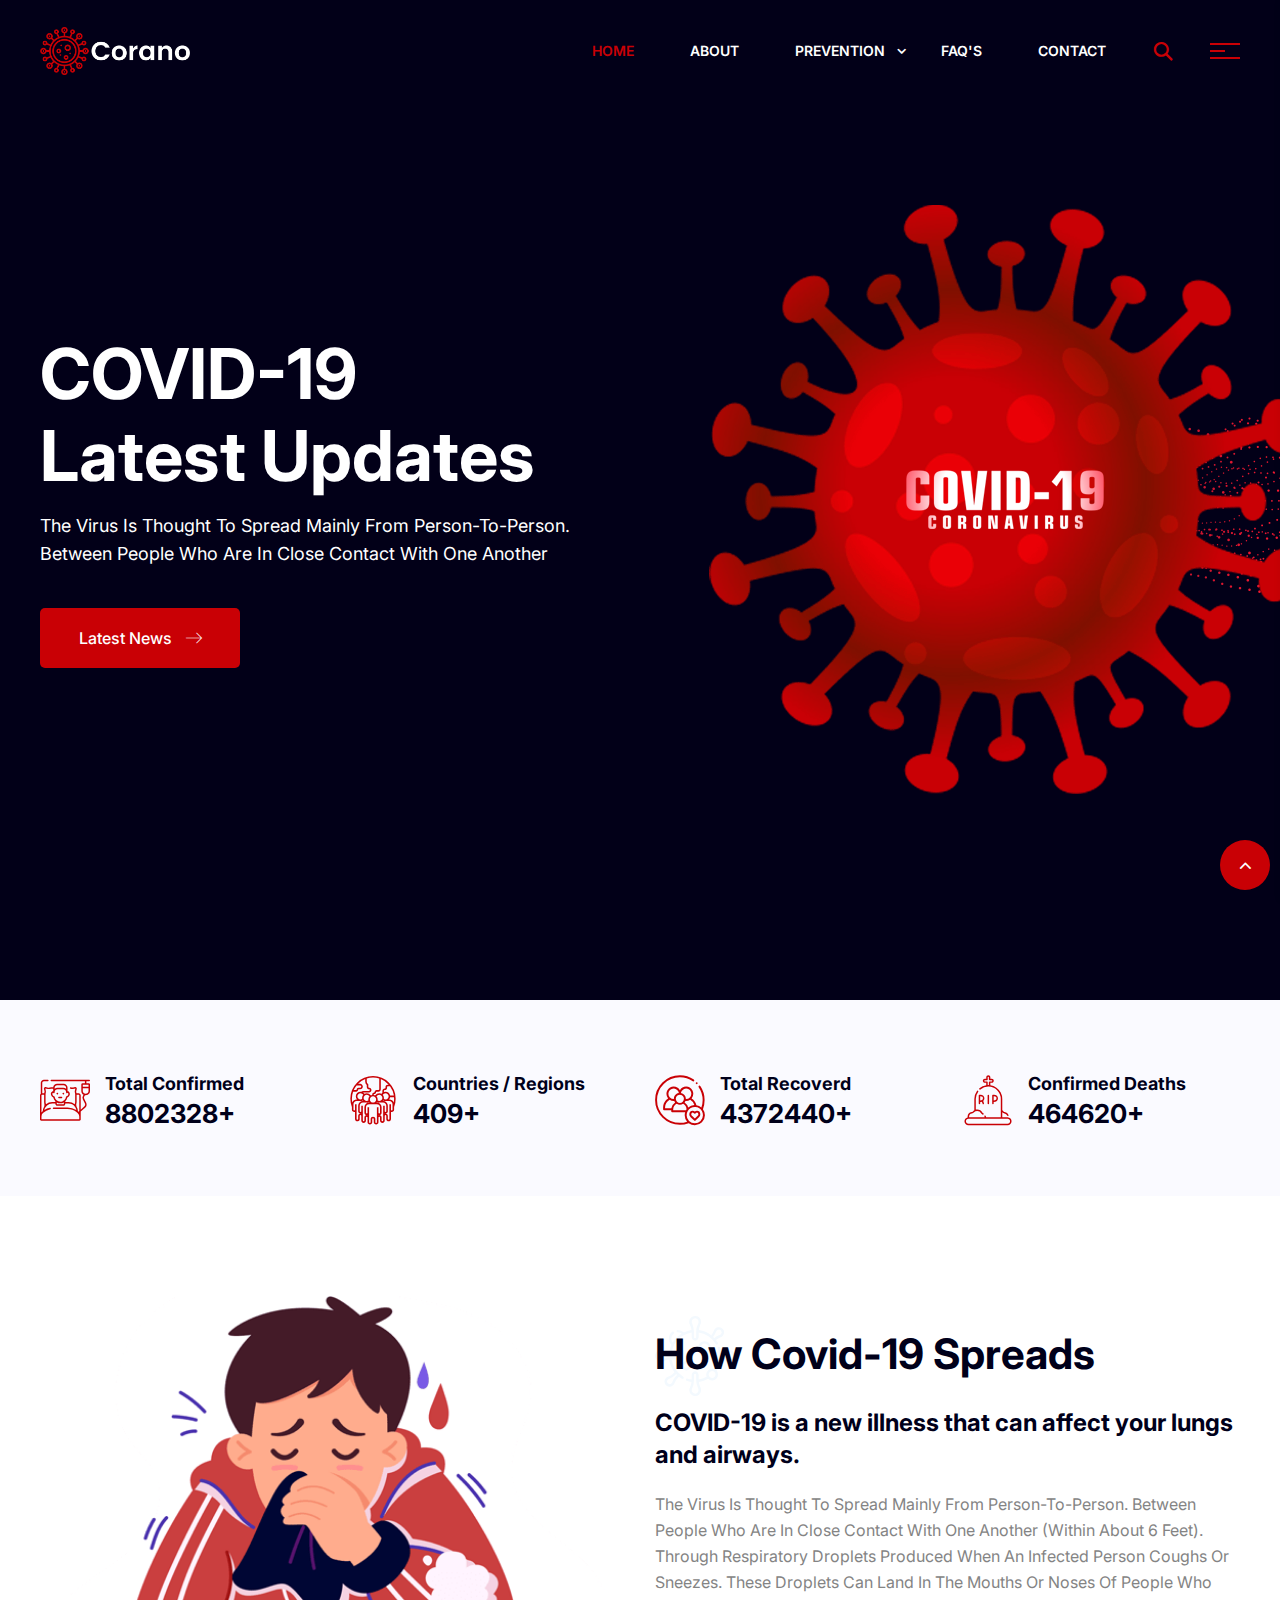
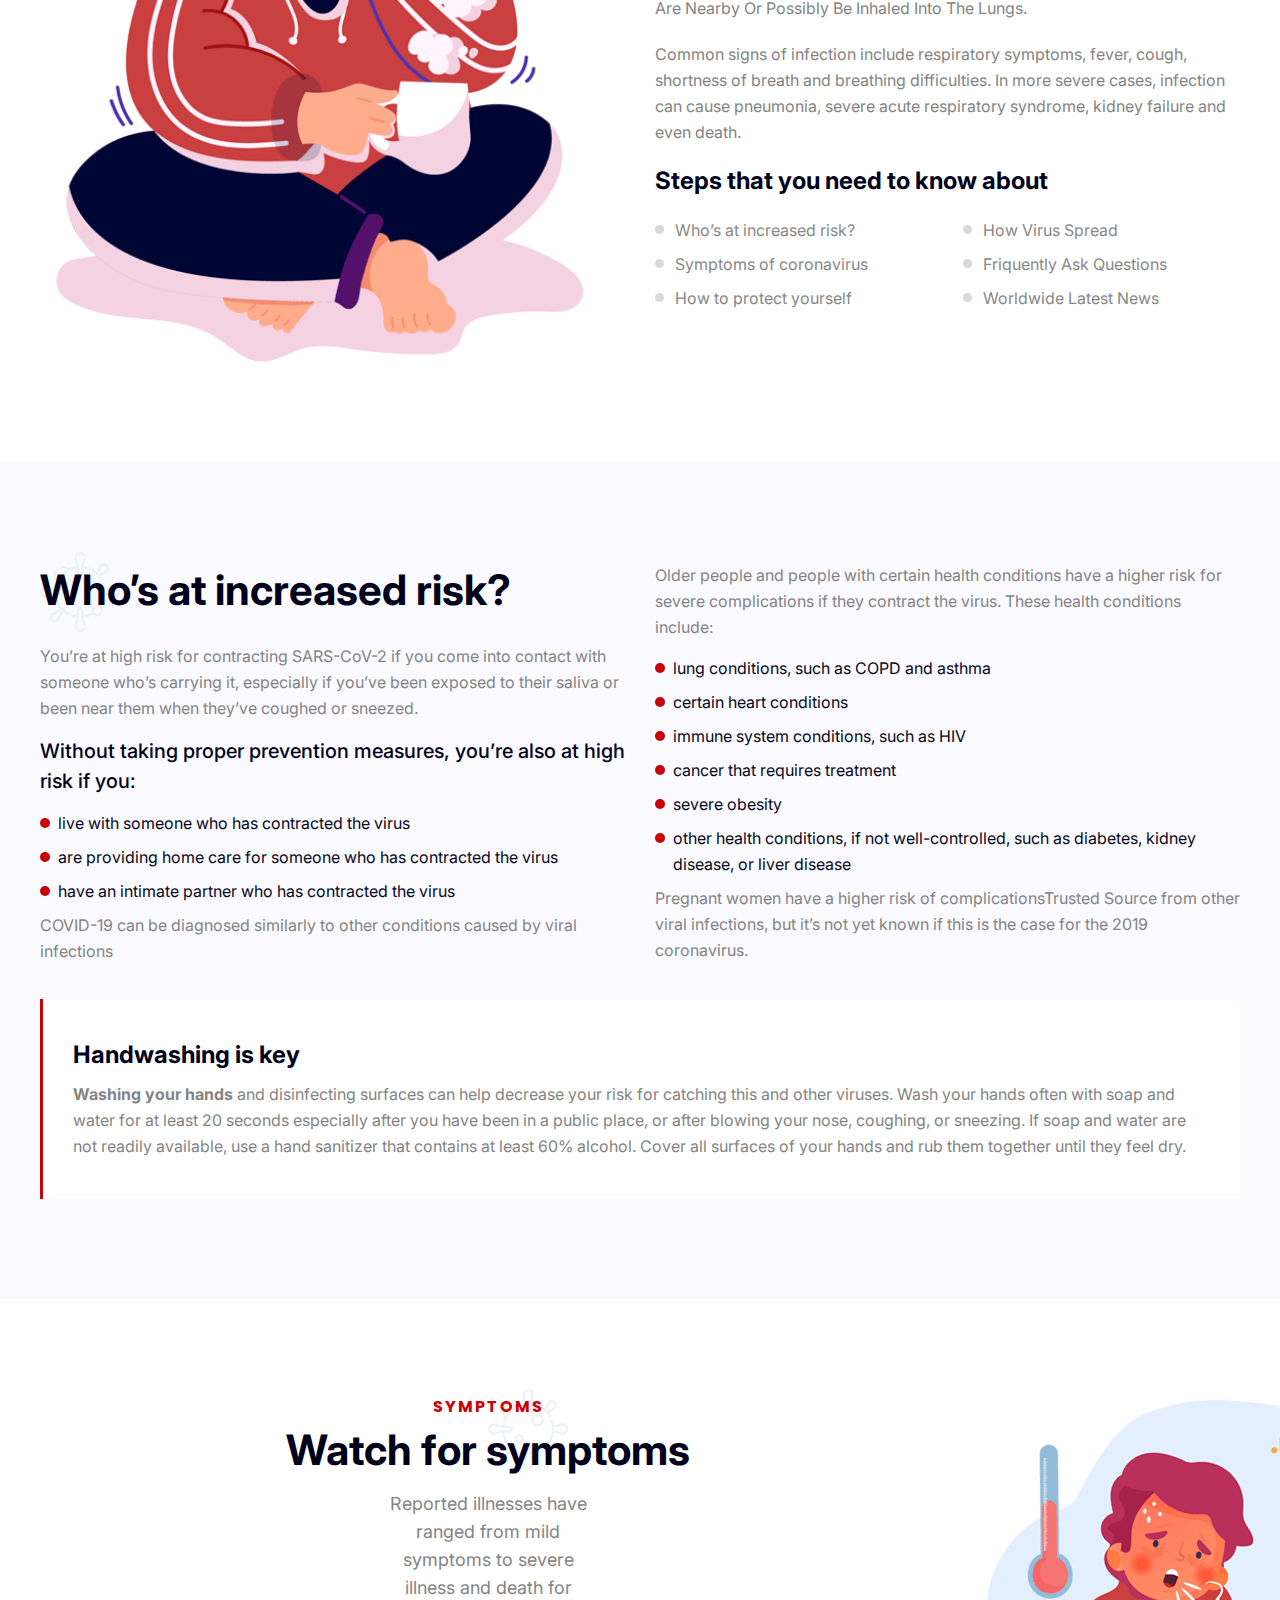
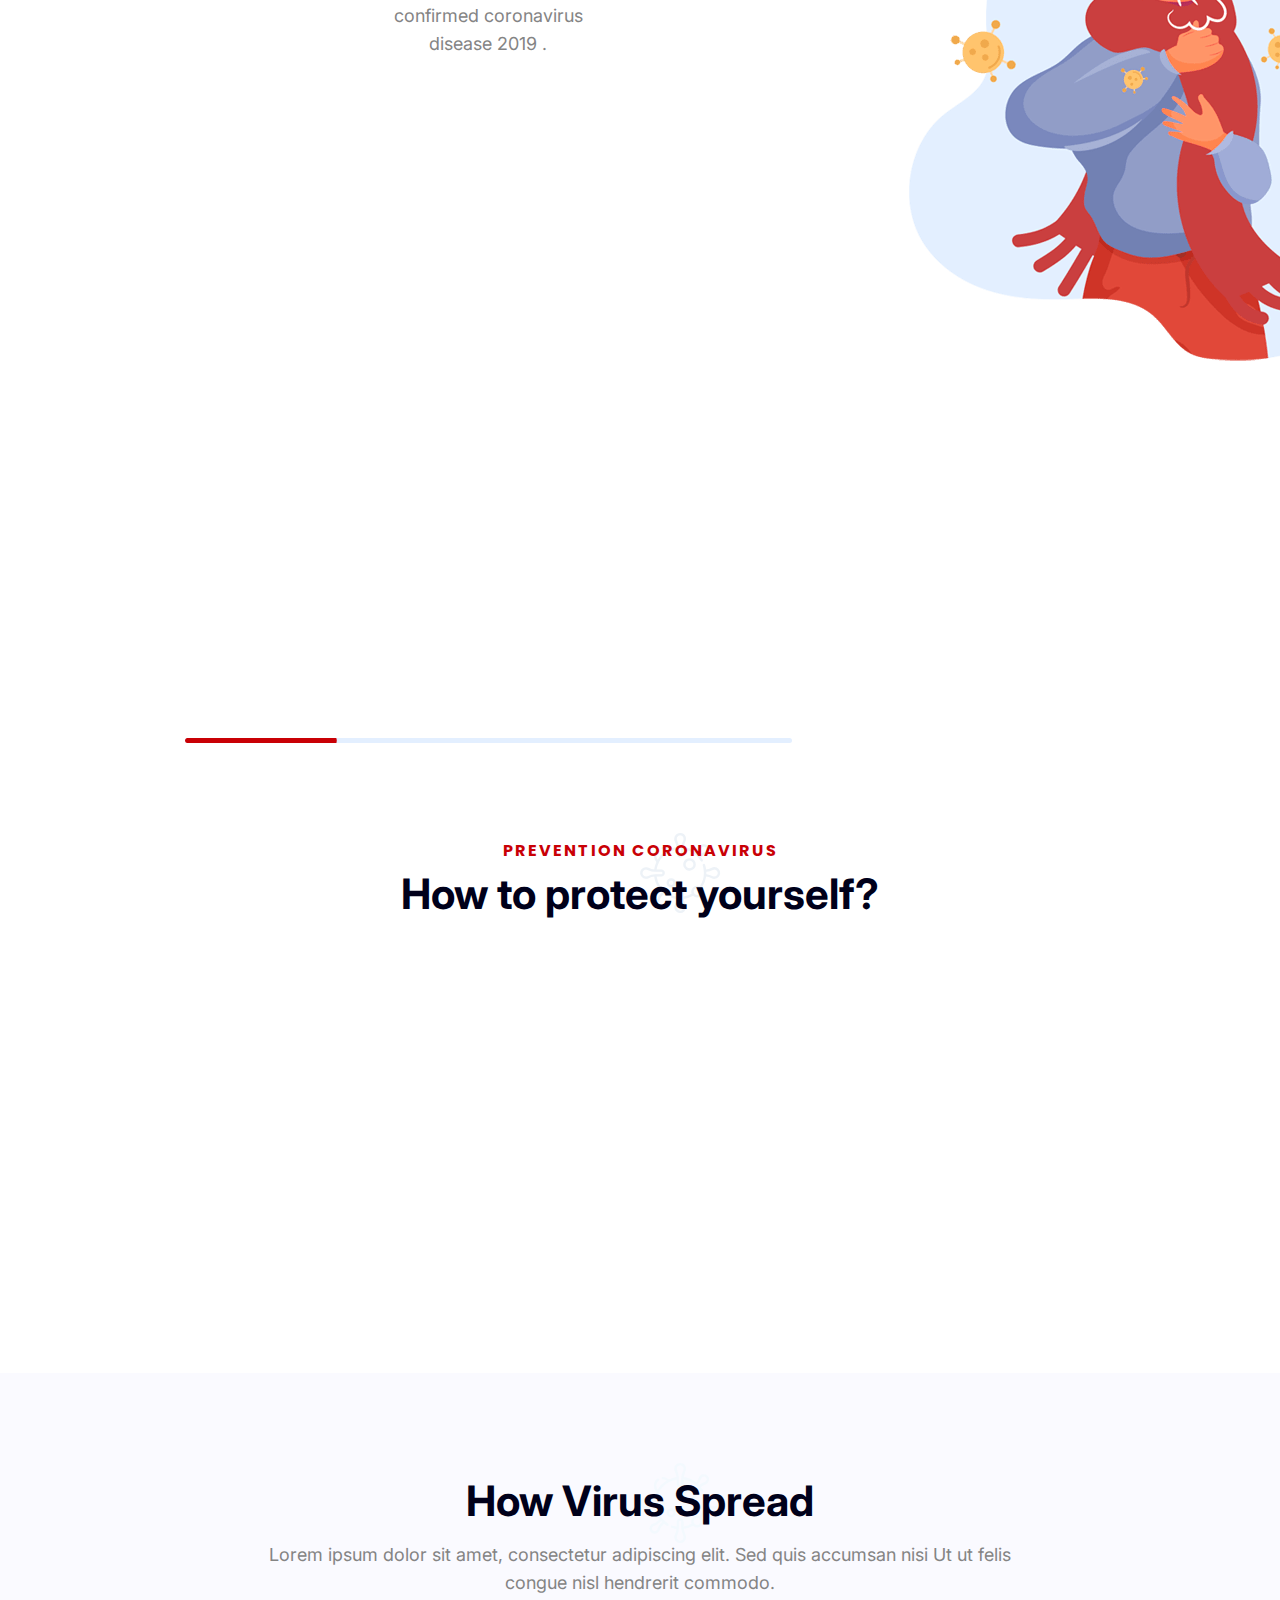
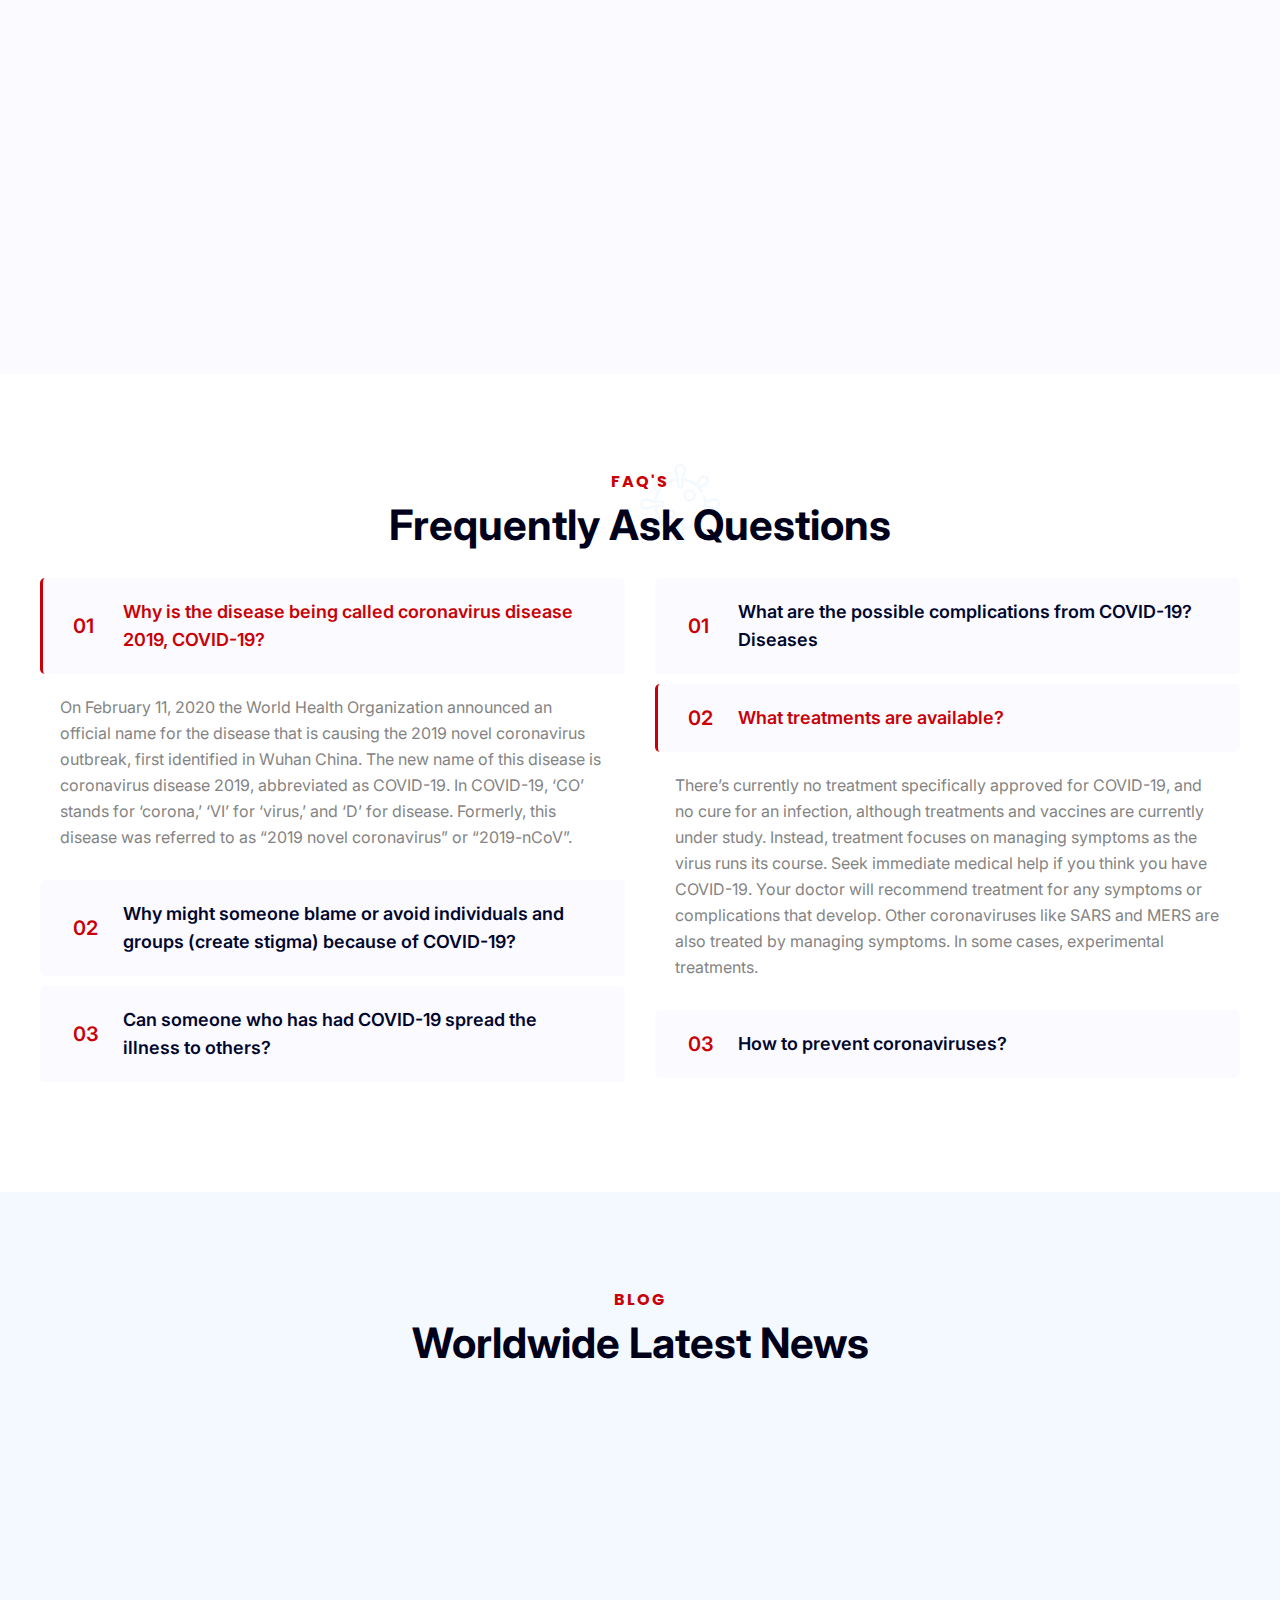
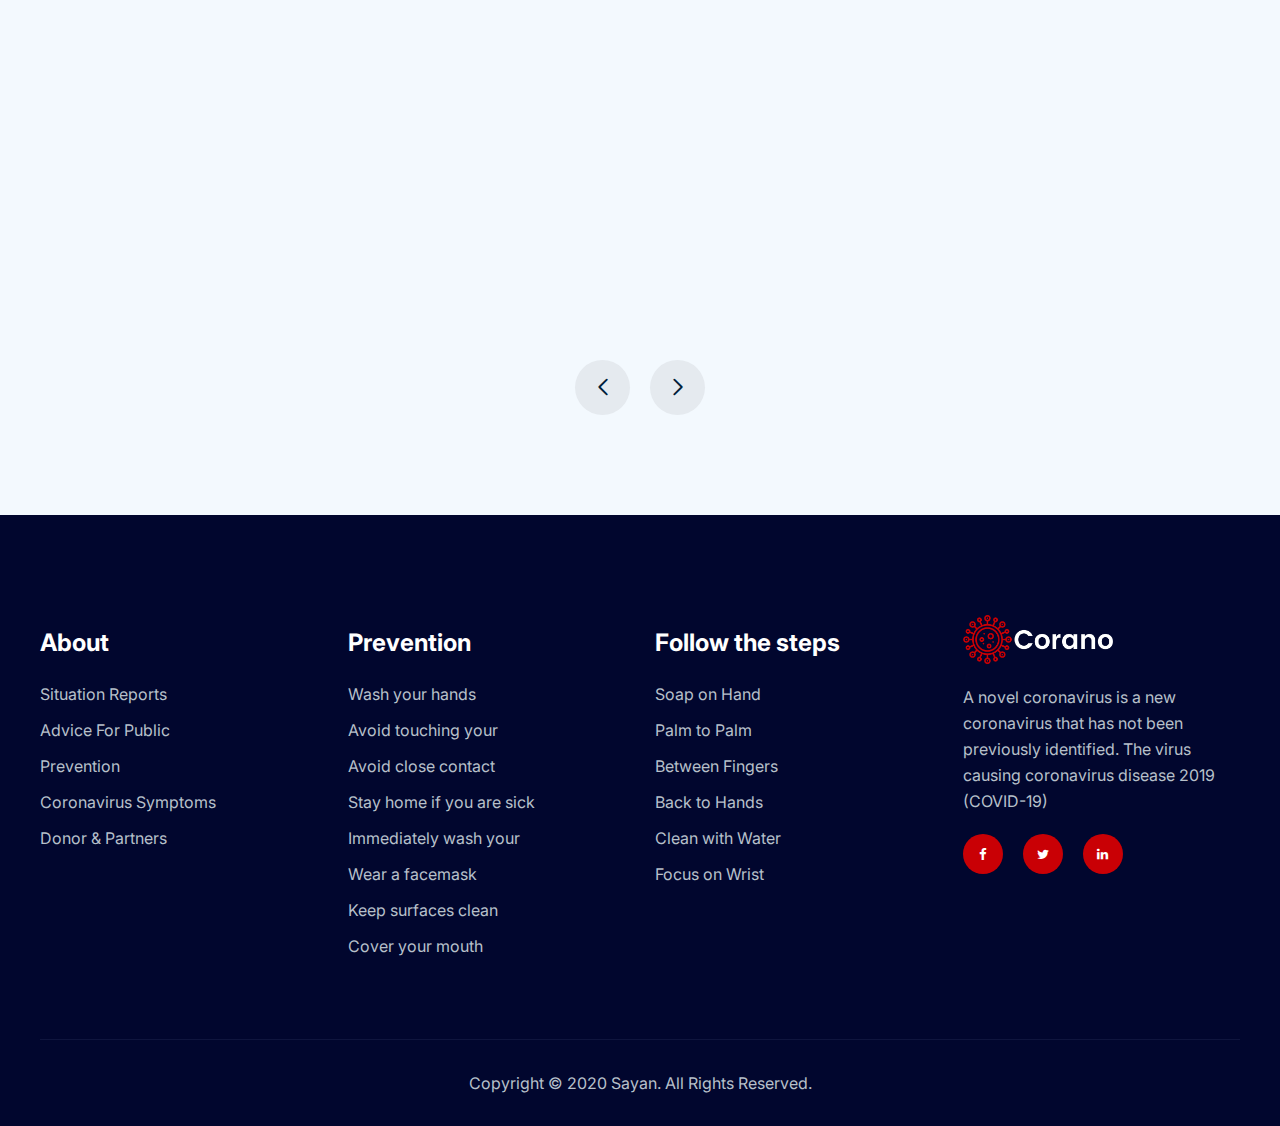
<file: index.html>
<!DOCTYPE html>
<html lang="en">

<head>
   <meta charset="utf-8">
   <meta name="title" content="Corona">
   <meta property="fb:app_id" content="312" />
   <meta property="og:type" content="Corona" />
   <meta property="og:url" content="https://bloggingmetrics.com/" />
   <meta property="og:title" content="Corona">
   <meta property="og:image" content="assets/image/favicon-32x32.png">
   <meta property="og:description" content="Safety Measures Tips Against Coronavirus | By Sayan Dey">
   <meta name="full-screen" content="yes">
   <meta name="theme-color" content="#020018">

   <meta name="title" content="Safety Measures Tips Against Coronavirus | By Sayan Dey">
   <meta name="description"
      content="If you're wondering how to stay safe from Coronavirus (COVID-19), here are some safety measures tips against coronavirus.">
   <meta name="keywords"
      content="Coronavirus, Corona, COVID-19, Safe from coronavirus, kill corona, Corona Safety tips">
   <meta name="robots" content="index, follow">
   <meta http-equiv="Content-Type" content="text/html; charset=utf-8">
   <meta name="language" content="English">

   <!-- Responsive -->
   <meta http-equiv="X-UA-Compatible" content="IE=edge">
   <meta name="viewport" content="width=device-width, initial-scale=1.0, maximum-scale=1.0, user-scalable=0">
   <title>Safety Measures Tips Against Coronavirus | By Sayan Dey</title>
   <link rel="stylesheet" type="text/css" href="assets/css/bootstrap.min.css">
   <link rel="stylesheet" type="text/css" href="assets/css/style.css">
   <link rel="stylesheet" type="text/css" href="assets/fonts/font/flaticon.css">
   <!---------favicon--------------->
   <link rel="icon" type="image/png" href="assets/image/favicon-32x32.png" sizes="32x32">
   <link rel="icon" type="image/png" href="assets/image/favicon-16x16.png" sizes="16x16">
   <!---------favicon--------------->
</head>

<body class="home_page_two">
   <div class="page_wapper">
      <!--Start Preloader-->
      <div class="preloader">
         <div class="preloader_box">
            <div class="loader">
               <div class="circle item0"></div>
               <div class="circle item1"></div>
               <div class="circle item2"></div>
            </div>
         </div>
      </div>
      <!--End Preloader-->
      <!--Header-->
      <header class="header_v3">
         <section class="navbar_outer">
            <div class="navbar navbar-expand-lg bsnav bsnav-sticky bsnav-sticky-slide">
               <div class="container">
                  <a class="navbar-brand" href="index.html">
                     <img src="assets/image/home-3-logo-white.png" class="img-fluid log_normal" alt="img">
                     <img src="assets/image/home-3-logo.png" class="img-fluid log_sticky" alt="img">
                  </a>
                  <button class="navbar-toggler toggler-spring"><span class="navbar-toggler-icon"></span></button>
                  <div class="collapse navbar-collapse scroll-nav">
                     <ul class="navbar-nav navbar-mobile navbar_left  ml-auto" id="nav">
                        <li class="nav-item nav_item active">
                           <a class="nav-link link_hd" href="#"> Home </a>
                        </li>
                        <li class="nav-item nav_item"><a class="nav-link link_hd" href="about.html">About </a></li>
                        <li class="nav-item nav_item dropdown">
                           <a class="nav-link link_hd" href="#"> Prevention </a>
                           <ul class="navbar-nav submenu">
                              <li class="nav-item"><a class="nav-link" href="prevention.html">Prevention</a></li>
                              <li class="nav-item"><a class="nav-link" href="prevention-single.html">Prevention
                                    Detail</a></li>
                           </ul>
                        </li>
                        <li class="nav-item nav_item"><a class="nav-link link_hd" href="faq.html">Faq's</a></li>
                        <li class="nav-item nav_item"><a class="nav-link link_hd" href="contact.html">Contact</a></li>
                     </ul>
                     <ul class="navbar-nav navbar-mobile navbar_right">
                        <li class="nav-item  dropdown">
                           <a href="#" class="topbar-one__search search-popup__toggler"><i
                                 class="flaticon-search icon"></i></a>
                        </li>
                        <li class="nav-item  dropdown">
                           <!-- /.site-header__cart -->
                           <a href="#" class="site-header__sidemenu-nav side-menu__toggler">
                              <span class="site-header__sidemenu-nav-line"></span>
                              <!-- /.site-header__sidemenu-nav-line -->
                              <span class="site-header__sidemenu-nav-line"></span>
                              <!-- /.site-header__sidemenu-nav-line -->
                              <span class="site-header__sidemenu-nav-line"></span>
                              <!-- /.site-header__sidemenu-nav-line -->
                              <!-- /.site-header__sidemenu -->
                           </a>
                        </li>
                     </ul>
                  </div>
               </div>
            </div>
         </section>
      </header>
      <!--Header-->
      <main class="main-content">
         <!------main-content------>
         <!------main-slider------>
         <section class="banner type_two custom-body">
            <div class="container">
               <div class="row">
                  <div class="col-lg-6 d-flex">
                     <div class="banner_text">
                        <h1>COVID-19 <br>Latest Updates</h1>
                        <p>The Virus Is Thought To Spread Mainly From Person-To-Person. Between People Who Are In Close
                           Contact With One Another</p>
                        <div class="link_box">
                           <a href="#" class="theme_btn tp_three">Latest News <span class="flaticon-arrow"></span></a>
                        </div>
                     </div>
                  </div>
                  <div class="col-lg-6">
                     <div class="image_box">
                        <div class="image image_1 rotate-me">
                           <img src="assets/image/main-slider/home-3-slider-1.png" class="img-fluid" alt="img" />
                        </div>
                        <div class="image image_2">
                           <img src="assets/image/main-slider/home-3-slider-2.png" class="img-fluid" alt="img" />
                        </div>
                        <div class="image image_3">
                           <img src="assets/image/main-slider/home-3-slider-bg-1.png" class="img-fluid" alt="img" />
                        </div>
                     </div>
                  </div>
               </div>
            </div>
         </section>
         <!-------------fun facts---------->
         <section class="funfacts type_three">
            <div class="container">
               <div class="row">
                  <div class="col-lg-3 col-md-6 col-sm-6 col-xs-12">
                     <div class="fun_facts_box type_three">
                        <span class="flaticon-hospitalisation icon"></span>
                        <div class="content_box">
                           <h2>Total Confirmed</h2>
                           <h6><span class="counter-value">8802328</span>+</h6>
                        </div>
                     </div>
                  </div>
                  <div class="col-lg-3 col-md-6 col-sm-6 col-xs-12">
                     <div class="fun_facts_box type_three">
                        <span class="flaticon-overpopulation icon"></span>
                        <div class="content_box">
                           <h2>Countries / Regions</h2>
                           <h6><span class="counter-value">409</span>+</h6>
                        </div>
                     </div>
                  </div>
                  <div class="col-lg-3 col-md-6 col-sm-6 col-xs-12">
                     <div class="fun_facts_box type_three">
                        <span class="flaticon-family icon"></span>
                        <div class="content_box">
                           <h2>Total Recoverd</h2>
                           <h6><span class="counter-value">4372440</span>+</h6>
                        </div>
                     </div>
                  </div>
                  <div class="col-lg-3 col-md-6 col-sm-6 col-xs-12">
                     <div class="fun_facts_box type_three last">
                        <span class="flaticon-death icon"></span>
                        <div class="content_box">
                           <h2>Confirmed Deaths</h2>
                           <h6><span class="counter-value">464620</span>+</h6>
                        </div>
                     </div>
                  </div>
               </div>
            </div>
         </section>
         <!-------------about-------------->
         <section class="about type_two">
            <div class="container">
               <div class="row">
                  <div class="col-lg-6">
                     <div class="image_box">
                        <img src="assets/image/resources/home-3-about.png" class="img-fluid" alt="about" />
                     </div>
                  </div>
                  <div class="col-lg-6">
                     <div class="about_content">
                        <div class="heading tp_two">
                           <h1>How Covid-19 Spreads</h1>
                           <span class="flaticon-virus icon"></span>
                        </div>
                        <h5>COVID-19 is a new illness that can affect your lungs and airways.</h5>
                        <p>The Virus Is Thought To Spread Mainly From Person-To-Person. Between People Who Are In Close
                           Contact With One Another (Within About 6 Feet). Through Respiratory Droplets Produced When An
                           Infected Person Coughs Or Sneezes. These Droplets Can Land In The Mouths Or Noses Of People
                           Who Are Nearby Or Possibly Be Inhaled Into The Lungs.</p>
                        <p>Common signs of infection include respiratory symptoms, fever, cough, shortness of breath and
                           breathing difficulties. In more severe cases, infection can cause pneumonia, severe acute
                           respiratory syndrome, kidney failure and even death.</p>
                        <h5>Steps that you need to know about</h5>
                        <div class="row">
                           <div class="col-lg-6">
                              <div class="scroll-navone">
                                 <ul>
                                    <li class="current"><a href="#risk" class="nav-link">Who’s at increased risk?</a>
                                    </li>
                                    <li><a href="#symptoms" class="nav-link">Symptoms of coronavirus</a> </li>
                                    <li><a href="#protect" class="nav-link">How to protect yourself</a> </li>
                                 </ul>
                              </div>
                           </div>
                           <div class="col-lg-6">
                              <div class="scroll-nav">
                                 <ul>
                                    <li><a href="#spread" class="nav-link">How Virus Spread</a> </li>
                                    <li><a href="#faq" class="nav-link">Friquently Ask Questions</a> </li>
                                    <li><a href="#blog" class="nav-link">Worldwide Latest News</a> </li>
                                 </ul>
                              </div>
                           </div>
                        </div>
                     </div>
                  </div>
               </div>
            </div>
         </section>
         <!-------------risk type_one---------->
         <section class="risk type_one" id="risk">
            <div class="container">
               <div class="row">
                  <div class="col-lg-6">
                     <div class="risk_box">
                        <div class="heading icon_dark tp_two">
                           <h1>Who’s at increased risk?</h1>
                           <span class="flaticon-virus icon"></span>
                        </div>
                        <p>You’re at high risk for contracting SARS-CoV-2 if you come into contact with someone who’s
                           carrying it, especially if you’ve been exposed to their saliva or been near them when they’ve
                           coughed or sneezed.</p>
                        <h6>Without taking proper prevention measures, you’re also at high risk if you:</h6>
                        <ul>
                           <li>live with someone who has contracted the virus</li>
                           <li> are providing home care for someone who has contracted the virus</li>
                           <li> have an intimate partner who has contracted the virus</li>
                        </ul>
                        <p>COVID-19 can be diagnosed similarly to other conditions caused by viral infections</p>
                     </div>
                  </div>
                  <div class="col-lg-6">
                     <div class="risk_box">
                        <p>Older people and people with certain health conditions have a higher risk for severe
                           complications if they contract the virus. These health conditions include:</p>
                        <ul>
                           <li>lung conditions, such as COPD and asthma</li>
                           <li> certain heart conditions</li>
                           <li>immune system conditions, such as HIV</li>
                           <li> cancer that requires treatment</li>
                           <li> severe obesity</li>
                           <li>other health conditions, if not well-controlled, such as diabetes, kidney disease, or
                              liver disease</li>
                        </ul>
                        <p> Pregnant women have a higher risk of complicationsTrusted Source from other viral
                           infections, but it’s not yet known if this is the case for the 2019 coronavirus.</p>
                     </div>
                  </div>
               </div>
               <div class="row">
                  <div class="col-lg-12">
                     <div class="risk_box_two">
                        <h2>Handwashing is key</h2>
                        <p><b>Washing your hands </b>and disinfecting surfaces can help decrease your risk for catching
                           this and other viruses.
                           Wash your hands often with soap and water for at least 20 seconds especially after you have
                           been in a public place, or after blowing your nose, coughing, or sneezing.
                           If soap and water are not readily available, use a hand sanitizer that contains at least 60%
                           alcohol. Cover all surfaces of your hands and rub them together until they feel dry.
                        </p>
                     </div>
                  </div>
               </div>
            </div>
         </section>
         <!-------------how virus spread---------->
         <section class="symptoms type_three" id="symptoms">
            <div class="container-fluid">
               <div class="row">
                  <div class="col-lg-8 padding_zero">
                     <div class="row">
                        <div class="col-lg-12">
                           <div class="heading icon_dark text-center tp_two">
                              <h6>symptoms</h6>
                              <h1>Watch for symptoms</h1>
                              <span class="flaticon-virus icon"></span>
                              <p>Reported illnesses have ranged from mild symptoms to severe illness and death for
                                 confirmed coronavirus disease 2019 .</p>
                           </div>
                        </div>
                     </div>
                     <!-- Swiper -->
                     <div class="swiper-container swiper-three">
                        <div class="swiper-wrapper">
                           <div class="swiper-slide">
                              <div class="symptoms_box type_three wow fadeInLeft" data-wow-delay="00ms"
                                 data-wow-duration="1500ms">
                                 <span class="flaticon-headache icon"></span>
                                 <div class="content_box">
                                    <h2>Headache </h2>
                                    <p>Reported illnesses have ranged from mild symptoms to severe illness and death for
                                       confirmed coronavirus disease 2019 (COVID-19) cases.</p>
                                 </div>
                                 <i class="flaticon-virus icon_same"></i>
                              </div>
                           </div>
                           <div class="swiper-slide">
                              <div class="symptoms_box type_three wow fadeInLeft" data-wow-delay="00ms"
                                 data-wow-duration="1500ms">
                                 <span class="flaticon-sore-throat icon"></span>
                                 <div class="content_box">
                                    <h2>Sore Throat</h2>
                                    <p>Reported illnesses have ranged from mild symptoms to severe illness and death for
                                       confirmed coronavirus disease 2019 (COVID-19) cases.</p>
                                 </div>
                                 <i class="flaticon-virus icon_same"></i>
                              </div>
                           </div>
                           <div class="swiper-slide">
                              <div class="symptoms_box type_three wow fadeInLeft" data-wow-delay="00ms"
                                 data-wow-duration="1500ms">
                                 <span class="flaticon-difficulty-breathing icon"></span>
                                 <div class="content_box">
                                    <h2>Shortness Of Breath</h2>
                                    <p>Reported illnesses have ranged from mild symptoms to severe illness and death for
                                       confirmed coronavirus disease 2019 (COVID-19) cases.</p>
                                 </div>
                                 <i class="flaticon-virus icon_same"></i>
                              </div>
                           </div>
                           <div class="swiper-slide">
                              <div class="symptoms_box type_three wow fadeInLeft" data-wow-delay="00ms"
                                 data-wow-duration="1500ms">
                                 <span class="flaticon-diarrhea icon"></span>
                                 <div class="content_box">
                                    <h2>Diarrhea </h2>
                                    <p>Reported illnesses have ranged from mild symptoms to severe illness and death for
                                       confirmed coronavirus disease 2019 (COVID-19) cases.</p>
                                 </div>
                                 <i class="flaticon-virus icon_same"></i>
                              </div>
                           </div>
                           <div class="swiper-slide">
                              <div class="symptoms_box type_three">
                                 <span class="flaticon-fever icon"></span>
                                 <div class="content_box">
                                    <h2>Fever </h2>
                                    <p>Reported illnesses have ranged from mild symptoms to severe illness and death for
                                       confirmed coronavirus disease 2019 (COVID-19) cases.</p>
                                 </div>
                                 <i class="flaticon-virus icon_same"></i>
                              </div>
                           </div>
                           <div class="swiper-slide">
                              <div class="symptoms_box type_three">
                                 <span class="flaticon-sneeze icon"></span>
                                 <div class="content_box">
                                    <h2>Cough </h2>
                                    <p>Reported illnesses have ranged from mild symptoms to severe illness and death for
                                       confirmed coronavirus disease 2019 (COVID-19) cases.</p>
                                 </div>
                                 <i class="flaticon-virus icon_same"></i>
                              </div>
                           </div>
                        </div>
                        <!-- Add Pagination -->
                     </div>
                     <div class="swiper-pagination"></div>
                  </div>
                  <div class="col-lg-4">
                     <div class="image_box">
                        <div class="image">
                           <img src="assets/image/resources/home-3-symptoms.png" class="img-fluid" alt="img" />
                        </div>
                     </div>
                  </div>
               </div>
            </div>
         </section>
         <!-------------preventions---------->
         <section class="preventions type_three" id="protect">
            <div class="container">
               <div class="row">
                  <div class="col-lg-12">
                     <div class="heading text-center icon_dark tp_two">
                        <h6>Prevention Coronavirus</h6>
                        <h1>How to protect yourself? </h1>
                        <span class="flaticon-virus icon"></span>
                     </div>
                  </div>
               </div>
               <div class="row">
                  <div class="col-lg-3 col-md-6 col-sm-6 col-xs-12">
                     <div class="icon_box type_four wow fadeInUp" data-wow-delay="100ms" data-wow-duration="1500ms">
                        <div class="content_box">
                           <h2><a href="#">Wash your hands often with soap</a></h2>
                           <p>Regularly and thoroughly clean your hands with an alcohol-based hand rub or wash them with
                              soap and water for at least 20 seconds.</p>
                        </div>
                        <div class="icon">
                           <span class="flaticon-sneeze"></span>
                        </div>
                     </div>
                  </div>
                  <div class="col-lg-3 col-md-6 col-sm-6 col-xs-12">
                     <div class="icon_box type_four wow fadeInUp" data-wow-delay="200ms" data-wow-duration="1500ms">
                        <div class="content_box">
                           <h2><a href="#">Avoid touching your eyes, nose, and mouth</a></h2>
                           <p>Regularly and thoroughly clean your hands with an alcohol-based hand rub or wash them with
                              soap and water for at least 20 seconds.</p>
                        </div>
                        <div class="icon">
                           <span class="flaticon-vomit"></span>
                        </div>
                     </div>
                  </div>
                  <div class="col-lg-3 col-md-6 col-sm-6 col-xs-12">
                     <div class="icon_box type_four wow fadeInUp" data-wow-delay="300ms" data-wow-duration="1500ms">
                        <div class="content_box">
                           <h2><a href="#">Stay home if you are sick, get medical care</a></h2>
                           <p>Regularly and thoroughly clean your hands with an alcohol-based hand rub or wash them with
                              soap and water for at least 20 seconds.</p>
                        </div>
                        <div class="icon">
                           <span class="flaticon-stay-home"></span>
                        </div>
                     </div>
                  </div>
                  <div class="col-lg-3 col-md-6 col-sm-6 col-xs-12">
                     <div class="icon_box type_four wow fadeInUp" data-wow-delay="400ms" data-wow-duration="1500ms">
                        <div class="content_box">
                           <h2><a href="#">Avoid close contact with people who sick</a></h2>
                           <p>Regularly and thoroughly clean your hands with an alcohol-based hand rub or wash them with
                              soap and water for at least 20 seconds.</p>
                        </div>
                        <div class="icon">
                           <span class="flaticon-sneeze-1"></span>
                        </div>
                     </div>
                  </div>
               </div>
            </div>
         </section>
         <!-------------how virus spread---------->
         <section class="how_virus_spread type_two" id="spread">
            <div class="container">
               <div class="row">
                  <div class="col-lg-12">
                     <div class="heading  text-center tp_two">
                        <h1>How Virus Spread</h1>
                        <span class="flaticon-virus icon"></span>
                        <p>Lorem ipsum dolor sit amet, consectetur adipiscing elit. Sed quis accumsan nisi Ut ut felis
                           congue nisl hendrerit commodo.</p>
                     </div>
                  </div>
               </div>
               <div class="row">
                  <div class="col-lg-12 padding_zero">
                     <div class="owl-carousel three_items_noloop">
                        <div class="spreading_box type_two wow fadeIn" data-wow-delay="100ms"
                           data-wow-duration="1500ms">
                           <span class="flaticon-cough icon"></span>
                           <div class="content_box">
                              <h2>
                                 <a href="#">From Close Contact With an Infected Person</a>
                              </h2>
                              <p>Lorem ipsum dolor sit amet, adipiscing elit. Nulla neque quam, maxi ut ac cu msan ut,
                                 posuere sit .</p>
                           </div>
                        </div>
                        <div class="spreading_box type_two wow fadeIn" data-wow-delay="200ms"
                           data-wow-duration="1500ms">
                           <span class="flaticon-distance icon"></span>
                           <div class="content_box">
                              <h2>
                                 <a href="#">Droplets From Infected Person’s Cough or Sneeze</a>
                              </h2>
                              <p>Lorem ipsum dolor sit amet, adipiscing elit. Nulla neque quam, maxi ut ac cu msan ut,
                                 posuere sit .</p>
                           </div>
                        </div>
                        <div class="spreading_box type_two wow fadeIn" data-wow-delay="300ms"
                           data-wow-duration="1500ms">
                           <span class="flaticon-infected icon"></span>
                           <div class="content_box">
                              <h2>
                                 <a href="#">Touching Objects That Have Cough or Sneeze Droplets</a>
                              </h2>
                              <p>Lorem ipsum dolor sit amet, adipiscing elit. Nulla neque quam, maxi ut ac cu msan ut,
                                 posuere sit .</p>
                           </div>
                        </div>
                     </div>
                  </div>
               </div>
            </div>
         </section>
         <!-------------faq---------->
         <section class="faq type_three" id="faq">
            <div class="container">
               <div class="row">
                  <div class="col-lg-12">
                     <div class="heading  text-center  tp_two">
                        <h6>Faq's</h6>
                        <h1>Frequently Ask Questions</h1>
                        <span class="flaticon-virus icon"></span>
                     </div>
                  </div>
               </div>
               <div class="row">
                  <div class="col-lg-6">
                     <div id="accordion">
                        <div class="card faq_box type_three">
                           <div class="card-header" id="headingOne">
                              <h5 class="mb-0">
                                 <button class="faq_btn" data-toggle="collapse" data-target="#collapseOne"
                                    aria-expanded="true" aria-controls="collapseOne">
                                    Why is the disease being called coronavirus disease 2019, COVID-19?<span
                                       class="faq_no">01</span>
                                 </button>
                              </h5>
                           </div>
                           <div id="collapseOne" class="collapse show" aria-labelledby="headingOne"
                              data-parent="#accordion">
                              <div class="card-body">
                                 On February 11, 2020 the World Health Organization announced an official name for the
                                 disease that is causing the 2019 novel coronavirus outbreak, first identified in Wuhan
                                 China. The new name of this disease is coronavirus disease 2019, abbreviated as
                                 COVID-19. In COVID-19, ‘CO’ stands for ‘corona,’ ‘VI’ for ‘virus,’ and ‘D’ for disease.
                                 Formerly, this disease was referred to as “2019 novel coronavirus” or “2019-nCoV”.
                              </div>
                           </div>
                        </div>
                        <div class="card faq_box type_three">
                           <div class="card-header" id="headingTwo">
                              <h5 class="mb-0">
                                 <button class="faq_btn collapsed" data-toggle="collapse" data-target="#collapseTwo"
                                    aria-expanded="false" aria-controls="collapseTwo">
                                    Why might someone blame or avoid individuals and groups (create stigma) because of
                                    COVID-19?<span class="faq_no">02</span>
                                 </button>
                              </h5>
                           </div>
                           <div id="collapseTwo" class="collapse" aria-labelledby="headingTwo" data-parent="#accordion">
                              <div class="card-body">
                                 Anim pariatur cliche reprehenderit, enim eiusmod high life accusamus terry richardson
                                 ad squid. 3 wolf moon officia aute, non cupidatat skateboard dolor brunch. Food truck
                                 quinoa nesciunt laborum eiusmod. Brunch 3 wolf moon tempor, sunt aliqua put a bird
                                 on it squid single-origin coffee nulla assumenda shoreditch et. Nihil anim keffiyeh
                                 helvetica, craft beer labore wes anderson cred nesciunt sapiente ea proident. Ad vegan
                                 excepteur butcher vice lomo. Leggings
                                 occaecat craft beer farm-to-table, raw denim aesthetic synth nesciunt you probably
                                 haven't heard of them accusamus labore sustainable VHS.
                              </div>
                           </div>
                        </div>
                        <div class="card faq_box type_three">
                           <div class="card-header" id="headingThree">
                              <h5 class="mb-0">
                                 <button class="faq_btn collapsed" data-toggle="collapse" data-target="#collapseThree"
                                    aria-expanded="false" aria-controls="collapseThree">
                                    Can someone who has had COVID-19 spread the illness to others?<span
                                       class="faq_no">03</span>
                                 </button>
                              </h5>
                           </div>
                           <div id="collapseThree" class="collapse" aria-labelledby="headingThree"
                              data-parent="#accordion">
                              <div class="card-body">
                                 Anim pariatur cliche reprehenderit, enim eiusmod high life accusamus terry richardson
                                 ad squid. 3 wolf moon officia aute, non cupidatat skateboard dolor brunch. Food truck
                                 quinoa nesciunt laborum eiusmod. Brunch 3 wolf moon tempor, sunt aliqua put a bird
                                 on it squid single-origin coffee nulla assumenda shoreditch et. Nihil anim keffiyeh
                                 helvetica, craft beer labore wes anderson cred nesciunt sapiente ea proident. Ad vegan
                                 excepteur butcher vice lomo. Leggings
                                 occaecat craft beer farm-to-table, raw denim aesthetic synth nesciunt you probably
                                 haven't heard of them accusamus labore sustainable VHS.
                              </div>
                           </div>
                        </div>
                     </div>
                  </div>
                  <div class="col-lg-6">
                     <div id="accordiontwo">
                        <div class="card faq_box type_three">
                           <div class="card-header" id="headingtwoOne">
                              <h5 class="mb-0">
                                 <button class="faq_btn collapsed" data-toggle="collapse" data-target="#collapsetwoOne"
                                    aria-expanded="true" aria-controls="collapsetwoOne">
                                    What are the possible complications from COVID-19? Diseases<span
                                       class="faq_no">01</span>
                                 </button>
                              </h5>
                           </div>
                           <div id="collapsetwoOne" class="collapse" aria-labelledby="headingtwoOne"
                              data-parent="#accordiontwo">
                              <div class="card-body">
                                 On February 11, 2020 the World Health Organization announced an official name for the
                                 disease that is causing the 2019 novel coronavirus outbreak, first identified in Wuhan
                                 China. The new name of this disease is coronavirus disease 2019, abbreviated as
                                 COVID-19. In COVID-19, ‘CO’ stands for ‘corona,’ ‘VI’ for ‘virus,’ and ‘D’ for disease.
                                 Formerly, this disease was referred to as “2019 novel coronavirus” or “2019-nCoV”.
                              </div>
                           </div>
                        </div>
                        <div class="card faq_box type_three">
                           <div class="card-header" id="headingtwoTwo">
                              <h5 class="mb-0">
                                 <button class="faq_btn" data-toggle="collapse" data-target="#collapsetwoTwo"
                                    aria-expanded="false" aria-controls="collapsetwoTwo">
                                    What treatments are available?<span class="faq_no">02</span>
                                 </button>
                              </h5>
                           </div>
                           <div id="collapsetwoTwo" class="collapse show" aria-labelledby="headingtwoTwo"
                              data-parent="#accordiontwo">
                              <div class="card-body">
                                 There’s currently no treatment specifically approved for COVID-19, and no cure for an
                                 infection, although treatments and vaccines are currently under study. Instead,
                                 treatment focuses on managing symptoms as the virus runs its course.
                                 Seek immediate medical help if you think you have COVID-19. Your doctor will recommend
                                 treatment for any symptoms or complications that develop.
                                 Other coronaviruses like SARS and MERS are also treated by managing symptoms. In some
                                 cases, experimental treatments.
                              </div>
                           </div>
                        </div>
                        <div class="card faq_box type_three">
                           <div class="card-header" id="headingtwoThree">
                              <h5 class="mb-0">
                                 <button class="faq_btn collapsed" data-toggle="collapse"
                                    data-target="#collapsetwoThree" aria-expanded="false"
                                    aria-controls="collapsetwoThree">
                                    How to prevent coronaviruses?<span class="faq_no">03</span>
                                 </button>
                              </h5>
                           </div>
                           <div id="collapsetwoThree" class="collapse" aria-labelledby="headingtwoThree"
                              data-parent="#accordiontwo">
                              <div class="card-body">
                                 Anim pariatur cliche reprehenderit, enim eiusmod high life accusamus terry richardson
                                 ad squid. 3 wolf moon officia aute, non cupidatat skateboard dolor brunch. Food truck
                                 quinoa nesciunt laborum eiusmod. Brunch 3 wolf moon tempor, sunt aliqua put a bird
                                 on it squid single-origin coffee nulla assumenda shoreditch et. Nihil anim keffiyeh
                                 helvetica, craft beer labore wes anderson cred nesciunt sapiente ea proident. Ad vegan
                                 excepteur butcher vice lomo. Leggings
                                 occaecat craft beer farm-to-table, raw denim aesthetic synth nesciunt you probably
                                 haven't heard of them accusamus labore sustainable VHS.
                              </div>
                           </div>
                        </div>
                     </div>
                  </div>
               </div>
            </div>
         </section>
         <!-------------blog---------->
         <section class="blog type_three" id="blog">
            <div class="container">
               <div class="row">
                  <div class="col-lg-12">
                     <div class="heading  text-center  tp_two">
                        <h6>Blog</h6>
                        <h1>Worldwide Latest News </h1>
                        <span class="flaticon-virus icon"></span>
                     </div>
                  </div>
               </div>
               <div class="row">
                  <div class="col-lg-12 padding_zero">
                     <div class=" owl-carousel three_items">
                        <div class="blog_box type_three wow fadeInUp" data-wow-delay="100ms" data-wow-duration="1500ms">
                           <div class=" image_box">
                              <img src="assets/image/resources/home-3-blog-1.jpg" class="img-fluid" alt="img" />
                              <div class="overlay">
                                 <a href="https://www.youtube.com/watch?v=nfP5N9Yc72A&amp;t=28s" data-fancybox="gallery"
                                    data-caption="">
                                    <span class="flaticon-video-camera"></span>
                                 </a>
                              </div>
                           </div>
                           <div class="content_box">
                              <div class="upper_box">
                                 <ul>
                                    <li><a href="#" class="category">Viruses</a></li>
                                    <li><a href="#" class="date"><span class="fa fa-clock-o"></span>26 Apr 2020</a></li>
                                 </ul>
                              </div>
                              <div class="lower_box">
                                 <h2><a href="blog-single.html">How we can tak care of our health against Virus </a>
                                 </h2>
                                 <p>Masks are effective only when used in combination with frequent .</p>
                                 <a href="blog-single.html" class="read_more tp_three">Read More<span
                                       class="flaticon-arrow"></span></a>
                              </div>
                           </div>
                        </div>
                        <div class="blog_box type_three wow fadeInUp" data-wow-delay="200ms" data-wow-duration="1500ms">
                           <div class="image_box">
                              <img src="assets/image/resources/home-3-blog-3.jpg" class="img-fluid" alt="img" />
                              <div class="overlay">
                                 <a href="https://www.youtube.com/watch?v=nfP5N9Yc72A&amp;t=28s" data-fancybox="gallery"
                                    data-caption="">
                                    <span class="flaticon-video-camera"></span>
                                 </a>
                              </div>
                           </div>
                           <div class="content_box">
                              <div class="upper_box">
                                 <ul>
                                    <li><a href="#" class="category">Viruses</a></li>
                                    <li><a href="#" class="date">26 Apr 2020</a></li>
                                 </ul>
                              </div>
                              <div class="lower_box">
                                 <h2><a href="blog-single.html">CDC has deployed multidisciplinary teams </a></h2>
                                 <p>Masks are effective only when used in combination with frequent .</p>
                                 <a href="blog-single.html" class="read_more tp_three">Read More<span
                                       class="flaticon-arrow"></span></a>
                              </div>
                           </div>
                        </div>
                        <div class="blog_box type_three wow fadeInUp" data-wow-delay="300ms" data-wow-duration="1500ms">
                           <div class="image_box">
                              <img src="assets/image/resources/home-3-blog-2.jpg" class="img-fluid" alt="img" />
                              <div class="overlay">
                                 <a href="assets/image/resources/home-3-blog-2.jpg" data-fancybox="gallery"
                                    data-caption="">
                                    <span class="flaticon-image zoom_icon"></span>
                                 </a>
                              </div>
                           </div>
                           <div class="content_box">
                              <div class="upper_box clearfix">
                                 <ul>
                                    <li><a href="#" class="category">Viruses</a></li>
                                    <li><a href="#" class="date">26 Apr 2020</a></li>
                                 </ul>
                              </div>
                              <div class="lower_box">
                                 <h2><a href="blog-single.html">Americans overseas have been affected by COVID-19. </a>
                                 </h2>
                                 <p>Masks are effective only when used in combination with frequent .</p>
                                 <a href="blog-single.html" class="read_more tp_three">Read More<span
                                       class="flaticon-arrow"></span></a>
                              </div>
                           </div>
                        </div>
                        <div class="blog_box type_three wow fadeInUp" data-wow-delay="400ms" data-wow-duration="1500ms">
                           <div class="image_box">
                              <img src="assets/image/resources/home-3-blog-4.jpg" class="img-fluid" alt="img" />
                              <div class="overlay">
                                 <a href="assets/image/resources/home-3-blog-4.jpg" data-fancybox="gallery"
                                    data-caption="">
                                    <span class="flaticon-image zoom_icon"></span>
                                 </a>
                              </div>
                           </div>
                           <div class="content_box">
                              <div class="upper_box">
                                 <ul>
                                    <li><a href="#" class="category">Viruses</a></li>
                                    <li><a href="#" class="date">26 Apr 2020</a></li>
                                 </ul>
                              </div>
                              <div class="lower_box">
                                 <h2><a href="blog-single.html">People at higher risk of serious COVID-19 illness</a>
                                 </h2>
                                 <p>Masks are effective only when used in combination with frequent .</p>
                                 <a href="blog-single.html" class="read_more tp_three">Read More<span
                                       class="flaticon-arrow"></span></a>
                              </div>
                           </div>
                        </div>
                     </div>
                  </div>
               </div>
            </div>
         </section>
         <section class="footer type_three">
            <div class="container">
               <div class="row">
                  <div class="col-lg-3 col-xs-12">
                     <div class="footer_widgets type_three">
                        <h3 class="widgets_title">About</h3>
                        <div class="inner_widgets">
                           <ul class="links">
                              <li><a href="#">Situation Reports</a></li>
                              <li><a href="#">Advice For Public</a></li>
                              <li><a href="#">Prevention</a></li>
                              <li><a href="#">Coronavirus Symptoms</a></li>
                              <li><a href="#">Donor & Partners</a></li>
                           </ul>
                        </div>
                     </div>
                  </div>
                  <div class="col-lg-3 col-md-4 col-sm-6 col-xs-12">
                     <div class="footer_widgets type_three">
                        <h3 class="widgets_title">Prevention</h3>
                        <div class="inner_widgets">
                           <ul class="links">
                              <li><a href="#">Wash your hands</a></li>
                              <li><a href="#">Avoid touching your</a></li>
                              <li><a href="#">Avoid close contact</a></li>
                              <li><a href="#">Stay home if you are sick</a></li>
                              <li><a href="#">Immediately wash your </a></li>
                              <li><a href="#">Wear a facemask</a></li>
                              <li><a href="#">Keep surfaces clean</a></li>
                              <li><a href="#">Cover your mouth </a></li>
                           </ul>
                        </div>
                     </div>
                  </div>
                  <div class="col-lg-3 col-md-4 col-sm-6 col-xs-12">
                     <div class="footer_widgets type_three">
                        <h3 class="widgets_title">Follow the steps</h3>
                        <div class="inner_widgets">
                           <ul class="links">
                              <li><a href="#"> Soap on Hand</a></li>
                              <li><a href="#"> Palm to Palm</a></li>
                              <li><a href="#"> Between Fingers</a></li>
                              <li><a href="#"> Back to Hands</a></li>
                              <li><a href="#"> Clean with Water</a></li>
                              <li><a href="#">Focus on Wrist</a></li>
                           </ul>
                        </div>
                     </div>
                  </div>
                  <div class="col-lg-3 col-md-4 col-sm-6 col-xs-12">
                     <div class="footer_widgets type_three">
                        <h3 class="widgets_title logo">
                           <a href="index.html"><img src="assets/image/home-3-logo-white.png" class="img-fluid"
                                 alt="logo" /></a>
                        </h3>
                        <div class="inner_widgets">
                           <p>A novel coronavirus is a new coronavirus that has not been previously identified. The
                              virus causing coronavirus disease 2019 (COVID-19)</p>
                           <div class="social_media_icon">
                              <ul class="clearfix">
                                 <li>
                                    <a href="#" class="has-tooltip">
                                       <span class="fa fa-facebook"></span>
                                       <div class="c-tooltip">
                                          <div class="tooltip-inner">Facebook</div>
                                       </div>
                                    </a>
                                 </li>
                                 <li>
                                    <a href="#" class="has-tooltip">
                                       <span class="fa fa-twitter"></span>
                                       <div class="c-tooltip">
                                          <div class="tooltip-inner">Twitter</div>
                                       </div>
                                    </a>
                                 </li>
                                 <li>
                                    <a href="#" class="has-tooltip">
                                       <span class="fa fa-linkedin"></span>
                                       <div class="c-tooltip">
                                          <div class="tooltip-inner">Linkedin</div>
                                       </div>
                                    </a>
                                 </li>
                              </ul>
                           </div>
                        </div>
                     </div>
                  </div>
               </div>
               <div class="footer_last type_three">
                  <div class="row">
                     <div class="col-lg-12 text-center">
                        <p>Copyright © 2020 Sayan. All Rights Reserved.</p>
                     </div>
                  </div>
               </div>
            </div>
         </section>
         <!-------------main-centent-end--------------->
      </main>
      <!-------------pagewapper-end--------------->
   </div>
   <!--Scroll to top-->
   <a href="#" id="scroll" class="default-bg red" style="display: inline;"><span class="fa fa-angle-up"></span></a>
   <!---------mbile-navbar----->
   <div class="bsnav-mobile">
      <div class="bsnav-mobile-overlay"></div>
      <div class="navbar">
         <button class="navbar-toggler toggler-spring mobile-toggler"><span class="fa fa-close"></span></button>
      </div>
   </div>
   <!---------mbile-navbar----->
   <!-- /.side-menu__block -->
   <div class="side-menu__block">
      <div class="side-menu__block-overlay custom-cursor__overlay">
         <div class="cursor"></div>
         <div class="cursor-follower"></div>
      </div>
      <!-- /.side-menu__block-overlay -->
      <div class="side-menu__block-inner">
         <div class="row">
            <div class="col-lg-12">
               <div class="logo_site">
                  <a href="index.html"><img src="assets/image/home-3-logo.png" alt="logo" /></a>
               </div>
               <div class="side-menu__block-contact">
                  <h2>Quick Online Consultancy Only on Few Minutes</h2>
                  <div class="form_outer">
                     <form>
                        <div class="from_group">
                           <input type="text" name="name" placeholder="Name" />
                        </div>
                        <div class="from_group">
                           <input type="email" name="email" placeholder="Email" />
                        </div>
                        <div class="from_group">
                           <input type="text" name="phone" placeholder="Phone" />
                        </div>
                        <div class="from_group">
                           <textarea rows="4" placeholder="Share Your Thoughts"></textarea>
                        </div>
                        <div class="from_group">
                           <button class="theme_btn tp_three" type="submit">Contact Us</button>
                        </div>
                     </form>
                  </div>
               </div>
               <!-- /.side-menu__block-contact -->
               <div class="side-menu__block-contact">
                  <h3 class="side-menu__block__title">Contact Us</h3>
                  <!-- /.side-menu__block__title -->
                  <ul class="side-menu__block-contact__list">
                     <li class="side-menu__block-contact__list-item">
                        <i class="fa fa-map-marker"></i> Mirzapur, Singur-Gangadharpur Road, Hooghly, WB (712409) India.
                     </li>
                     <!-- /.side-menu__block-contact__list-item -->
                     <li class="side-menu__block-contact__list-item">
                        <i class="fa fa-phone"></i>
                        <a href="tel:526-236-895-4732">(+91) 7044577101</a>
                     </li>
                     <!-- /.side-menu__block-contact__list-item -->
                     <li class="side-menu__block-contact__list-item">
                        <i class="fa fa-envelope"></i>
                        <a href="mailto:example@mail.com">roboticsayan@mail.com</a>
                     </li>
                     <!-- /.side-menu__block-contact__list-item -->
                     <li class="side-menu__block-contact__list-item">
                        <i class="fa fa-clock-o"></i> Week Days: 09.00 to 18.00 Sunday: Closed
                     </li>
                     <!-- /.side-menu__block-contact__list-item -->
                  </ul>
                  <!-- /.side-menu__block-contact__list -->
               </div>
               <!-- /.side-menu__block-contact -->
               <p class="side-menu__block__text site-footer__copy-text"><a href="#">corano</a> <i
                     class="fa fa-copyright"></i> 2020 All Right Reserved</p>
            </div>
         </div>
         <!-- /.side-menu__block-inner -->
      </div>
   </div>
   <!-- /.side-menu__block -->
   <!-- /.search-popup -->
   <div class="search-popup">
      <div class="search-popup__overlay custom-cursor__overlay">
         <div class="cursor"></div>
         <div class="cursor-follower"></div>
      </div>
      <!-- /.search-popup__overlay -->
      <div class="search-popup__inner">
         <form action="#" class="search-popup__form">
            <input type="text" name="search" placeholder="Type here to Search....">
            <button type="submit"><i class="flaticon-magnifying-glass"></i></button>
         </form>
      </div>
      <!-- /.search-popup__inner -->
   </div>
   <!-- /.search-popup -->
   <!-----------------------------------script-------------------------------------->
   <script src="assets/js/jquery.js"></script>
   <script src="assets/js/popper.min.js"></script>
   <script src="assets/js/bootstrap.min.js"></script>
   <script src="assets/js/bsnav.min.js"></script>
   <script src="assets/js/jquery-ui.js"></script>
   <script src="assets/js/wow.js"></script>
   <script src="assets/js/owl.js"></script>
   <script src="assets/js/swiper.min.js"></script>
   <script src="assets/js/jquery.fancybox.js"></script>
   <script src="assets/js/TweenMax.min.js"></script>
   <script src="assets/js/validator.min.js"></script>
   <script src="assets/js/appear.js"></script>
   <script src="assets/js/moment.js"></script>
   <script src="assets/js/jquery.flexslider-min.js"></script>
   <script src="assets/js/pagenav.js"></script>
   <script src="assets/js/custom.js"></script>
</body>

</html>
</file>
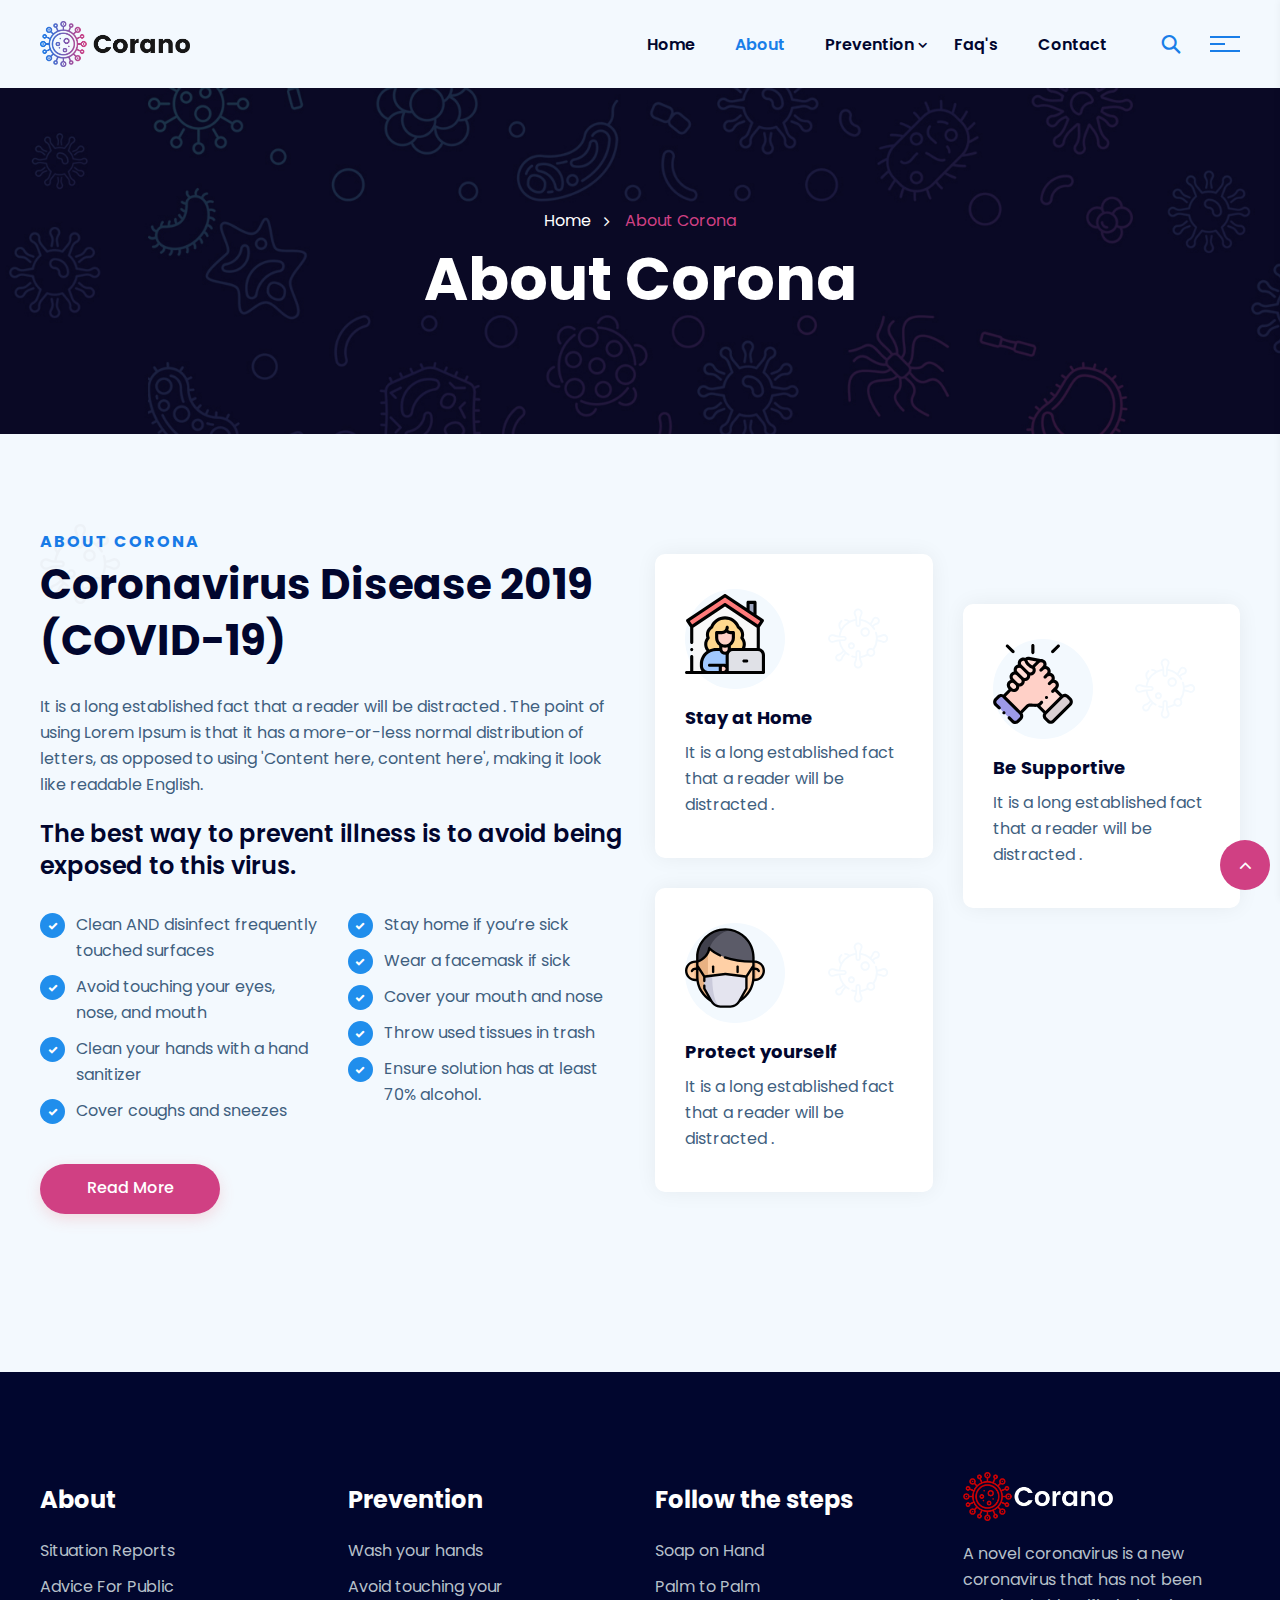
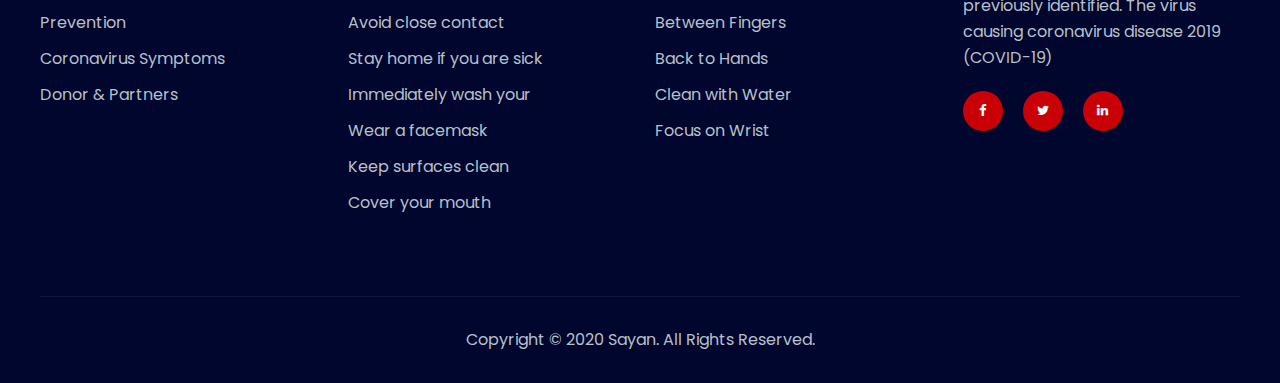
<file: about.html>
<!DOCTYPE html>
<html lang="en">

<head>
   <meta charset="utf-8">
   <meta name="title" content="Corona">
   <meta property="fb:app_id" content="312" />
   <meta property="og:type" content="Corona" />
   <meta property="og:url" content="https://bloggingmetrics.com/" />
   <meta property="og:title" content="Corona">
   <meta property="og:image" content="assets/image/favicon-32x32.png">
   <meta property="og:description" content="Corona Project | By Sayan Dey">
   <meta name="full-screen" content="yes">
   <meta name="theme-color" content="#020018">
   <!-- Responsive -->
   <meta http-equiv="X-UA-Compatible" content="IE=edge">
   <meta name="viewport" content="width=device-width, initial-scale=1.0, maximum-scale=1.0, user-scalable=0">
   <title>Corona Project | By Sayan Dey</title>
   <link rel="stylesheet" type="text/css" href="assets/css/bootstrap.min.css">
   <link rel="stylesheet" type="text/css" href="assets/css/style.css">
   <link rel="stylesheet" type="text/css" href="assets/fonts/font/flaticon.css">
   <!---------favicon--------------->
   <link rel="icon" type="image/png" href="assets/image/favicon-32x32.png" sizes="32x32">
   <link rel="icon" type="image/png" href="assets/image/favicon-16x16.png" sizes="16x16">
   <!---------favicon--------------->
</head>

<body class="home_page_one">
   <div class="page_wapper">
      <!--Start Preloader-->
      <div class="preloader">
         <div class="preloader_box">
            <div class="loader">
               <div class="circle item0"></div>
               <div class="circle item1"></div>
               <div class="circle item2"></div>
            </div>
         </div>
      </div>
      <!--End Preloader -->
      <!--Header-->
      <header class="header_v2">
         <section class="navbar_outer">
            <div class="navbar navbar-expand-lg  bsnav bsnav-sticky bsnav-sticky-slide">
               <div class="container">
                  <a class="navbar-brand" href="index.html"><img src="assets/image/home-1-logo.png" class="img-fluid"
                        alt="img"></a>
                  <button class="navbar-toggler toggler-spring"><span class="navbar-toggler-icon"></span></button>
                  <div class="collapse navbar-collapse scroll-nav">
                     <ul class="navbar-nav navbar-mobile navbar_left  ml-auto" id="nav">
                        <li class="nav-item nav_item">
                           <a class="nav-link link_hd" href="/index.html"> Home </a>
                        </li>
                        <li class="nav-item nav_item"><a class="nav-link link_hd" href="about.html">About </a></li>
                        <li class="nav-item nav_item dropdown">
                           <a class="nav-link link_hd" href="#"> Prevention </a>
                           <ul class="navbar-nav submenu">
                              <li class="nav-item"><a class="nav-link" href="prevention.html">Prevention</a></li>
                              <li class="nav-item"><a class="nav-link" href="prevention-single.html">Prevention
                                    Detail</a></li>
                           </ul>
                        </li>
                        <li class="nav-item nav_item"><a class="nav-link link_hd" href="faq.html">Faq's</a></li>
                        <li class="nav-item nav_item"><a class="nav-link link_hd" href="contact.html">Contact</a></li>
                     </ul>
                     <ul class="navbar-nav navbar-mobile navbar_right">
                        <li class="nav-item  dropdown">
                           <a href="#" class="topbar-one__search search-popup__toggler"><i
                                 class="flaticon-search icon"></i></a>
                        </li>
                        <li class="nav-item  dropdown">
                           <!-- /.site-header__cart -->
                           <a href="#" class="site-header__sidemenu-nav side-menu__toggler">
                              <span class="site-header__sidemenu-nav-line"></span>
                              <!-- /.site-header__sidemenu-nav-line -->
                              <span class="site-header__sidemenu-nav-line"></span>
                              <!-- /.site-header__sidemenu-nav-line -->
                              <span class="site-header__sidemenu-nav-line"></span>
                              <!-- /.site-header__sidemenu-nav-line -->
                              <!-- /.site-header__sidemenu -->
                           </a>
                        </li>
                     </ul>
                  </div>
               </div>
            </div>
         </section>
      </header>
      <!--Header-->
      <!------main-content------>
      <main class="main-content">
         <section class="page_title">
            <div class="container">
               <div class="row">
                  <div class="col-lg-12 d-flex">
                     <div class="content_box">
                        <ul class="bread_crumb text-center">
                           <li class="bread_crumb-item"><a href="#">Home</a></li>
                           <li class="bread_crumb-item active"> About Corona</li>
                        </ul>
                        <h1>About Corona</h1>
                     </div>
                  </div>
               </div>
            </div>
         </section>
         <section class="about type_one">
            <div class="container">
               <div class="row">
                  <div class="col-lg-6">
                     <div class="heading icon_dark tp_one">
                        <h6>about Corona</h6>
                        <h1>Coronavirus Disease 2019 (COVID-19)</h1>
                        <span class="flaticon-virus icon"></span>
                     </div>
                     <div class="about_content">
                        <p class="description">It is a long established fact that a reader will be distracted . The
                           point of using Lorem Ipsum is that it has a more-or-less normal distribution of letters, as
                           opposed to using 'Content here, content here', making it look
                           like readable English.
                        </p>
                        <div class="symptoms">
                           <h2>The best way to prevent illness is to avoid being exposed to this virus.</h2>
                           <div class="row">
                              <div class="col-lg-6">
                                 <ul>
                                    <li>
                                       <span class="flaticon-check"></span>
                                       <p>Clean AND disinfect frequently touched surfaces </p>
                                    </li>
                                    <li>
                                       <span class="flaticon-check"></span>
                                       <p>Avoid touching your eyes, nose, and mouth</p>
                                    </li>
                                    <li>
                                       <span class="flaticon-check"></span>
                                       <p>Clean your hands with a hand sanitizer </p>
                                    </li>
                                    <li>
                                       <span class="flaticon-check"></span>
                                       <p>Cover coughs and sneezes</p>
                                    </li>
                                 </ul>
                              </div>
                              <div class="col-lg-6">
                                 <ul>
                                    <li>
                                       <span class="flaticon-check"></span>
                                       <p>Stay home if you’re sick</p>
                                    </li>
                                    <li>
                                       <span class="flaticon-check"></span>
                                       <p>Wear a facemask if sick</p>
                                    </li>
                                    <li>
                                       <span class="flaticon-check"></span>
                                       <p>Cover your mouth and nose </p>
                                    </li>
                                    <li>
                                       <span class="flaticon-check"></span>
                                       <p>Throw used tissues in trash</p>
                                    </li>
                                    <li>
                                       <span class="flaticon-check"></span>
                                       <p>Ensure solution has at least 70% alcohol.</p>
                                    </li>
                                 </ul>
                              </div>
                           </div>
                        </div>
                        <a href="#" class="theme_btn tp_one">Read More</a>
                     </div>
                  </div>
                  <div class="col-lg-6">
                     <div class="row">
                        <div class="col-lg-6 first_column">
                           <div class="icon_box type_one wow slideInUp" data-wow-delay="00ms"
                              data-wow-duration="1500ms">
                              <div class="icon">
                                 <img src="assets/image/svg/working-at-home.svg" class="img-fluid svg_image"
                                    alt="home" /> <span class="flaticon-virus "></span>
                              </div>
                              <div class="content_box">
                                 <h2><a href="#">Stay at Home</a></h2>
                                 <p>It is a long established fact that a reader will be distracted . </p>
                              </div>
                           </div>
                           <div class="icon_box type_one wow slideInUp" data-wow-delay="100ms"
                              data-wow-duration="1500ms">
                              <div class="icon">
                                 <img src="assets/image/svg/mask-2.svg" class="img-fluid svg_image" alt="home" /> <span
                                    class="flaticon-virus "></span>
                              </div>
                              <div class="content_box">
                                 <h2><a href="#">Protect yourself</a></h2>
                                 <p>It is a long established fact that a reader will be distracted . </p>
                              </div>
                           </div>
                        </div>
                        <div class="col-lg-6 second_column">
                           <div class="icon_box type_one wow slideInUp" data-wow-delay="200ms"
                              data-wow-duration="1500ms">
                              <div class="icon">
                                 <img src="assets/image/svg/sport-team.svg" class="img-fluid svg_image" alt="home" />
                                 <span class="flaticon-virus "></span>
                              </div>
                              <div class="content_box">
                                 <h2><a href="#">Be Supportive</a></h2>
                                 <p>It is a long established fact that a reader will be distracted . </p>
                              </div>
                           </div>
                           <div class="icon_box type_one last wow slideInUp" data-wow-delay="300ms"
                              data-wow-duration="1500ms">
                              <div class="icon">
                                 <img src="assets/image/svg/smartphone.svg" class="img-fluid svg_image" alt="svg" />
                                 <span class="flaticon-virus "></span>
                              </div>
                              <div class="content_box">
                                 <h6>Emergency Contact</h6>
                                 <h2><a href="#">(011) 2397-8046</a></h2>
                              </div>
                           </div>
                        </div>
                     </div>
                  </div>
               </div>
            </div>
         </section>

         <section class="footer type_three">
            <div class="container">
               <div class="row">
                  <div class="col-lg-3 col-xs-12">
                     <div class="footer_widgets type_three">
                        <h3 class="widgets_title">About</h3>
                        <div class="inner_widgets">
                           <ul class="links">
                              <li><a href="#">Situation Reports</a></li>
                              <li><a href="#">Advice For Public</a></li>
                              <li><a href="#">Prevention</a></li>
                              <li><a href="#">Coronavirus Symptoms</a></li>
                              <li><a href="#">Donor & Partners</a></li>
                           </ul>
                        </div>
                     </div>
                  </div>
                  <div class="col-lg-3 col-md-4 col-sm-6 col-xs-12">
                     <div class="footer_widgets type_three">
                        <h3 class="widgets_title">Prevention</h3>
                        <div class="inner_widgets">
                           <ul class="links">
                              <li><a href="#">Wash your hands</a></li>
                              <li><a href="#">Avoid touching your</a></li>
                              <li><a href="#">Avoid close contact</a></li>
                              <li><a href="#">Stay home if you are sick</a></li>
                              <li><a href="#">Immediately wash your </a></li>
                              <li><a href="#">Wear a facemask</a></li>
                              <li><a href="#">Keep surfaces clean</a></li>
                              <li><a href="#">Cover your mouth </a></li>
                           </ul>
                        </div>
                     </div>
                  </div>
                  <div class="col-lg-3 col-md-4 col-sm-6 col-xs-12">
                     <div class="footer_widgets type_three">
                        <h3 class="widgets_title">Follow the steps</h3>
                        <div class="inner_widgets">
                           <ul class="links">
                              <li><a href="#"> Soap on Hand</a></li>
                              <li><a href="#"> Palm to Palm</a></li>
                              <li><a href="#"> Between Fingers</a></li>
                              <li><a href="#"> Back to Hands</a></li>
                              <li><a href="#"> Clean with Water</a></li>
                              <li><a href="#">Focus on Wrist</a></li>
                           </ul>
                        </div>
                     </div>
                  </div>
                  <div class="col-lg-3 col-md-4 col-sm-6 col-xs-12">
                     <div class="footer_widgets type_three">
                        <h3 class="widgets_title logo">
                           <a href="index.html"><img src="assets/image/home-3-logo-white.png" class="img-fluid"
                                 alt="logo" /></a>
                        </h3>
                        <div class="inner_widgets">
                           <p>A novel coronavirus is a new coronavirus that has not been previously identified. The
                              virus causing coronavirus disease 2019 (COVID-19)</p>
                           <div class="social_media_icon">
                              <ul class="clearfix">
                                 <li>
                                    <a href="#" class="has-tooltip">
                                       <span class="fa fa-facebook"></span>
                                       <div class="c-tooltip">
                                          <div class="tooltip-inner">Facebook</div>
                                       </div>
                                    </a>
                                 </li>
                                 <li>
                                    <a href="#" class="has-tooltip">
                                       <span class="fa fa-twitter"></span>
                                       <div class="c-tooltip">
                                          <div class="tooltip-inner">Twitter</div>
                                       </div>
                                    </a>
                                 </li>
                                 <li>
                                    <a href="#" class="has-tooltip">
                                       <span class="fa fa-linkedin"></span>
                                       <div class="c-tooltip">
                                          <div class="tooltip-inner">Linkedin</div>
                                       </div>
                                    </a>
                                 </li>
                              </ul>
                           </div>
                        </div>
                     </div>
                  </div>
               </div>
               <div class="footer_last type_three">
                  <div class="row">
                     <div class="col-lg-12 text-center">
                        <p>Copyright © 2020 Sayan. All Rights Reserved.</p>
                     </div>
                  </div>
               </div>
            </div>
         </section>
         <!-------------main-centent-end--------------->
      </main>
      <!-------------pagewapper-end--------------->
   </div>
   <!--Scroll to top-->
   <a href="# " id="scroll" class="default-bg " style="display: inline;"><span class="fa fa-angle-up "></span></a>
   <!---------mbile-navbar----->
   <div class="bsnav-mobile ">
      <div class="bsnav-mobile-overlay"></div>
      <div class="navbar ">
         <button class="navbar-toggler toggler-spring mobile-toggler"><span class="fa fa-close "></span></button>
      </div>
   </div>
   <!---------mbile-navbar----->
   <!-- /.side-menu__block -->
   <div class="side-menu__block">
      <div class="side-menu__block-overlay custom-cursor__overlay">
         <div class="cursor "></div>
         <div class="cursor-follower"></div>
      </div>
      <!-- /.side-menu__block-overlay -->
      <div class="side-menu__block-inner">
         <div class="row ">
            <div class="col-lg-12 ">
               <div class="logo_site ">
                  <a href="index.html "><img src="assets/image/home-1-logo.png" alt="logo " /></a>
               </div>
               <div class="side-menu__block-contact ">
                  <h2>Quick Online Consultancy Only on Few Minutes</h2>
                  <div class="form_outer ">
                     <form>
                        <div class="from_group ">
                           <input type="text" name="name" placeholder="Name " />
                        </div>
                        <div class="from_group ">
                           <input type="email" name="email" placeholder="Email " />
                        </div>
                        <div class="from_group">
                           <input type="text" name="phone" placeholder="Phone " />
                        </div>
                        <div class="from_group ">
                           <textarea rows="4" placeholder="Share Your Thoughts"></textarea>
                        </div>
                        <div class="from_group ">
                           <button class="theme_btn tp_two" type="submit">Contact Us</button>
                        </div>
                     </form>
                  </div>
               </div>
               <!-- /.side-menu__block-contact -->
               <div class="side-menu__block-contact">
                  <h3 class="side-menu__block__title">Contact Us</h3>
                  <!-- /.side-menu__block__title -->
                  <ul class="side-menu__block-contact__list">
                     <li class="side-menu__block-contact__list-item">
                        <i class="fa fa-map-marker"></i> Mirzapur, Singur-Gangadharpur Road, Hooghly, WB (712409) India.
                     </li>
                     <!-- /.side-menu__block-contact__list-item -->
                     <li class="side-menu__block-contact__list-item">
                        <i class="fa fa-phone"></i>
                        <a href="tel:526-236-895-4732">(+91) 7044577101</a>
                     </li>
                     <!-- /.side-menu__block-contact__list-item -->
                     <li class="side-menu__block-contact__list-item">
                        <i class="fa fa-envelope"></i>
                        <a href="mailto:example@mail.com">roboticsayan@mail.com</a>
                     </li>
                     <!-- /.side-menu__block-contact__list-item -->
                     <li class="side-menu__block-contact__list-item">
                        <i class="fa fa-clock-o"></i> Week Days: 09.00 to 18.00 Sunday: Closed
                     </li>
                     <!-- /.side-menu__block-contact__list-item -->
                  </ul>
                  <!-- /.side-menu__block-contact__list -->
               </div>
               <!-- /.side-menu__block-contact -->
               <p class="side-menu__block__text site-footer__copy-text "><a href="# ">corano</a> <i
                     class="fa fa-copyright "></i> 2020 All Right Reserved</p>
            </div>
         </div>
         <!-- /.side-menu__block-inner -->
      </div>
   </div>
   <!-- /.side-menu__block -->
   <!-- /.search-popup -->
   <div class="search-popup">
      <div class="search-popup__overlay custom-cursor__overlay">
         <div class="cursor "></div>
         <div class="cursor-follower "></div>
      </div>
      <!-- /.search-popup__overlay -->
      <div class="search-popup__inner ">
         <form action="# " class="search-popup__form ">
            <input type="text" name="search" placeholder="Type here to Search.... ">
            <button type="submit"><i class="flaticon-magnifying-glass "></i></button>
         </form>
      </div>
      <!-- /.search-popup__inner -->
   </div>
   <!-- /.search-popup -->
   <!-----------------------------------script-------------------------------------->
   <script src="assets/js/jquery.js "></script>
   <script src="assets/js/popper.min.js "></script>
   <script src="assets/js/bootstrap.min.js "></script>
   <script src="assets/js/bsnav.min.js "></script>
   <script src="assets/js/jquery-ui.js "></script>
   <script src="assets/js/isotope.min.js "></script>
   <script src="assets/js/wow.js "></script>
   <script src="assets/js/owl.js "></script>
   <script src="assets/js/jquery.fancybox.js "></script>
   <script src="assets/js/TweenMax.min.js "></script>
   <script src="assets/js/validator.min.js "></script>
   <script src="assets/js/appear.js "></script>
   <script src="assets/js/moment.js "></script>
   <script src="assets/js/jquery.flexslider-min.js"></script>
   <script src="assets/js/pagenav.js"></script>
   <script src="assets/js/custom.js "></script>
</body>

</html>
</file>
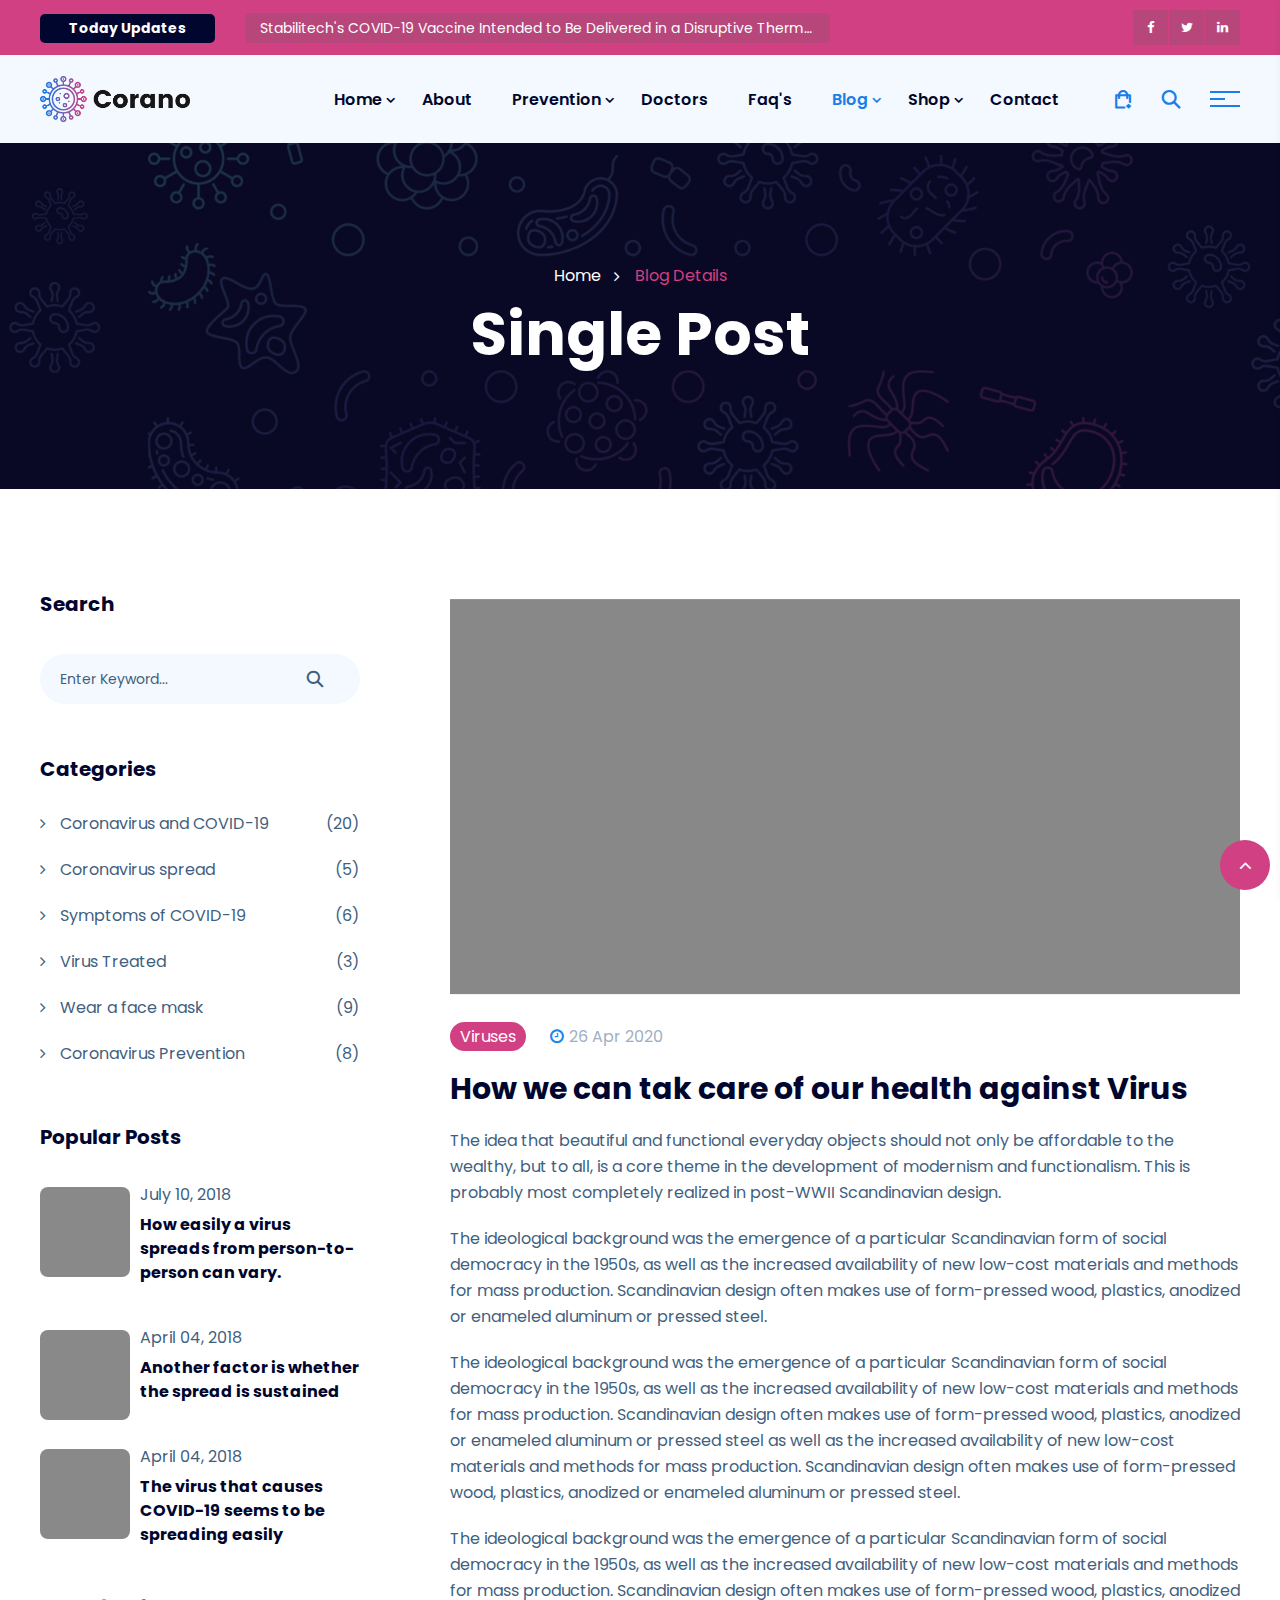
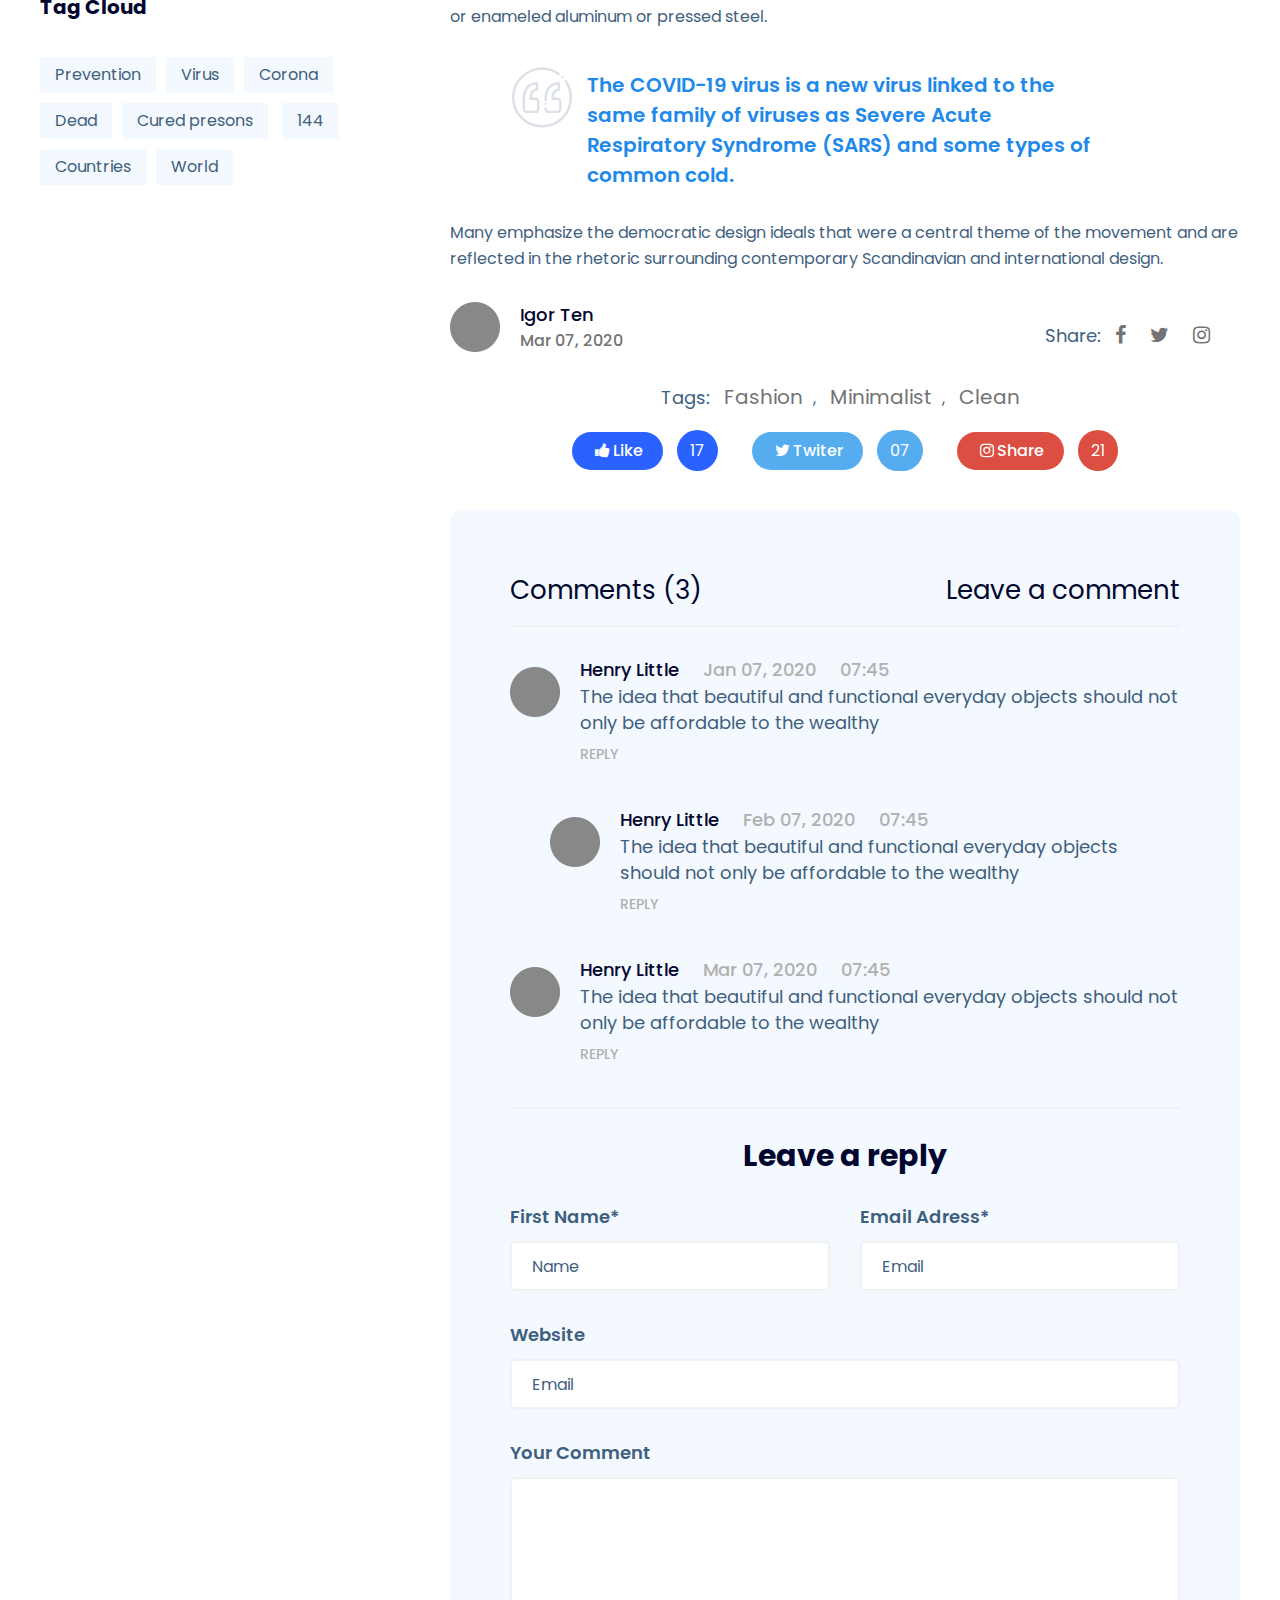
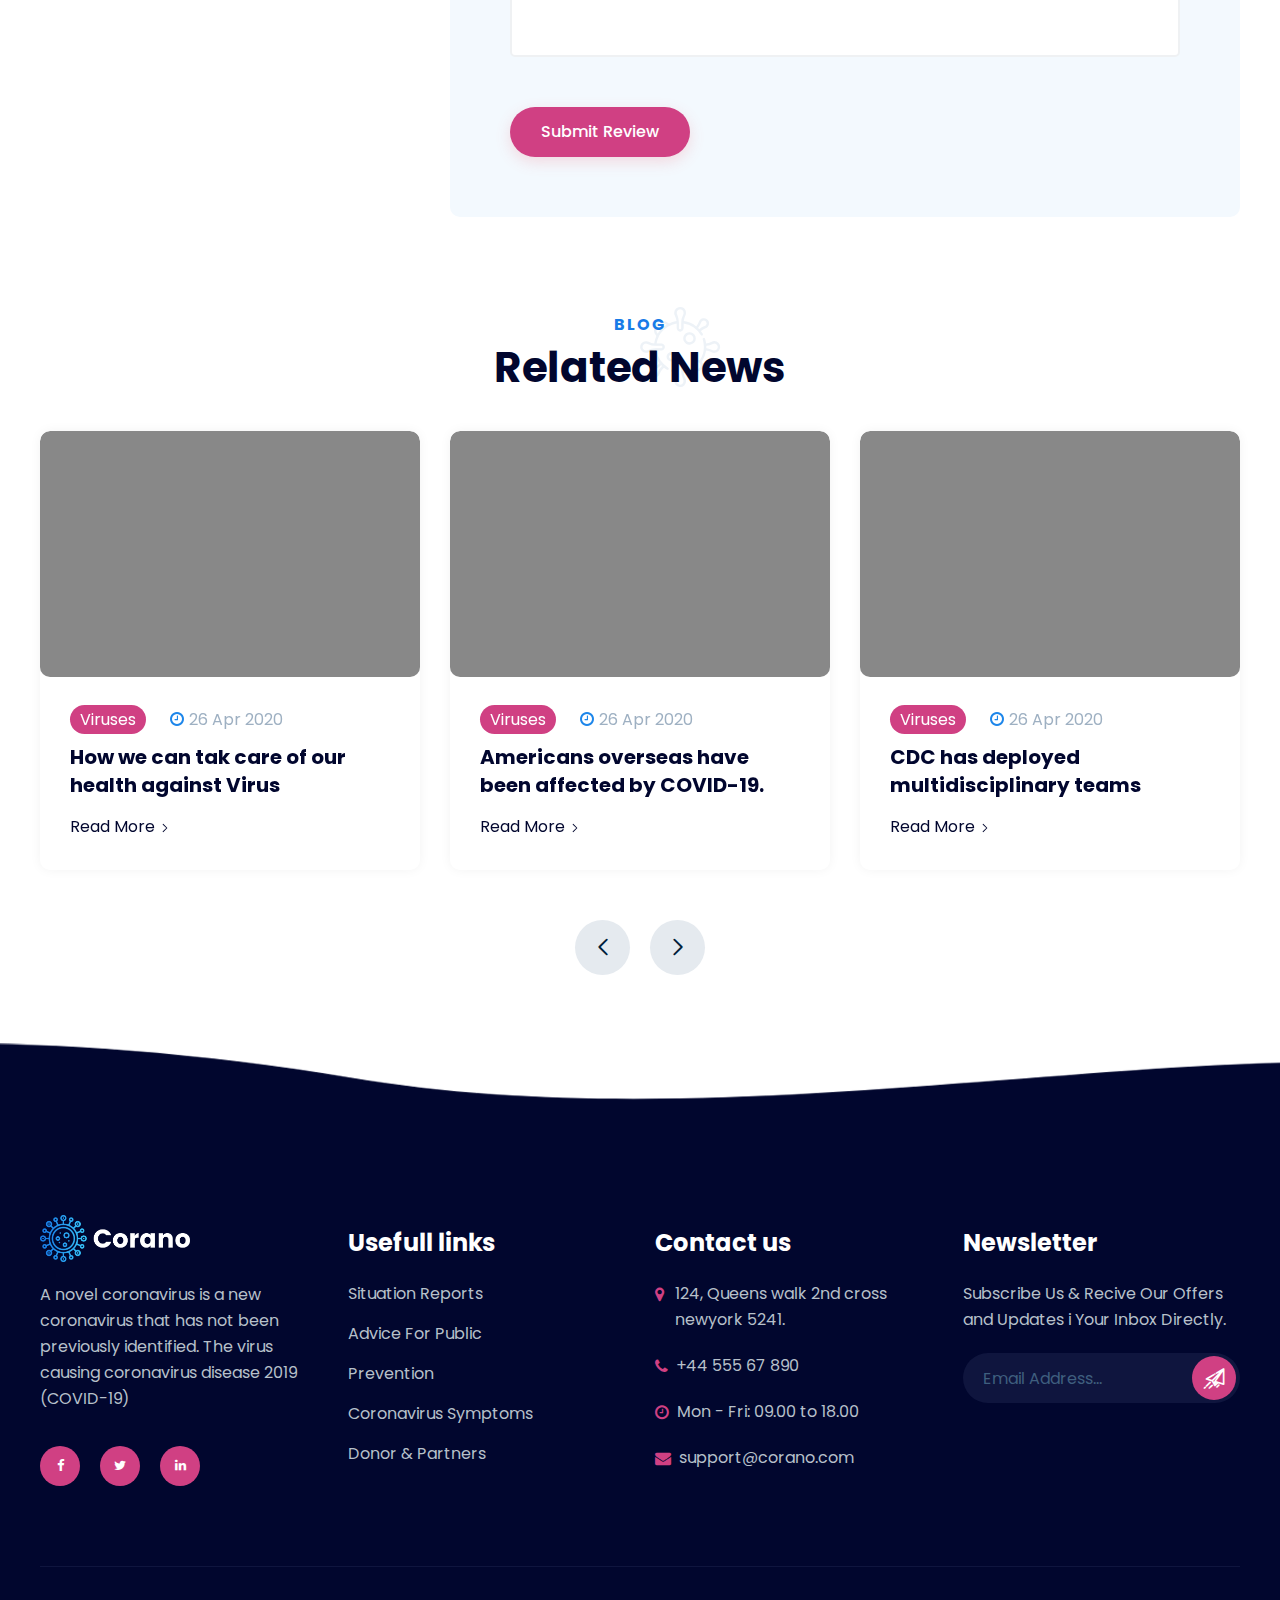
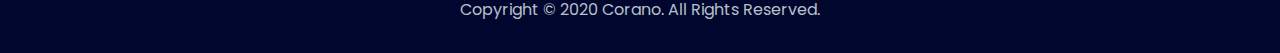
<file: blog-detail-sidebar.html>
<!DOCTYPE html>
<html lang="en">

<head>
   <meta charset="utf-8">
   <meta name="title" content="Corona">
   <meta property="fb:app_id" content="312" />
   <meta property="og:type" content="Corona" />
   <meta property="og:url" content="https://bloggingmetrics.com/" />
   <meta property="og:title" content="Corona">
   <meta property="og:image" content="assets/image/favicon-32x32.png">
   <meta property="og:description" content="Corona Project | By Sayan Dey">
   <meta name="full-screen" content="yes">
   <meta name="theme-color" content="#020018">
   <!-- Responsive -->
   <meta http-equiv="X-UA-Compatible" content="IE=edge">
   <meta name="viewport" content="width=device-width, initial-scale=1.0, maximum-scale=1.0, user-scalable=0">
   <title>Corona Project | By Sayan Dey</title>
   <link rel="stylesheet" type="text/css" href="assets/css/bootstrap.min.css">
   <link rel="stylesheet" type="text/css" href="assets/css/style.css">
   <link rel="stylesheet" type="text/css" href="assets/fonts/font/flaticon.css">
   <!---------favicon--------------->
   <link rel="icon" type="image/png" href="assets/image/favicon-32x32.png" sizes="32x32">
   <link rel="icon" type="image/png" href="assets/image/favicon-16x16.png" sizes="16x16">
   <!---------favicon--------------->
</head>

<body class="home_page_one">
   <div class="page_wapper">
      <!--Start Preloader-->
      <div class="preloader">
         <div class="preloader_box">
            <div class="loader">
               <div class="circle item0"></div>
               <div class="circle item1"></div>
               <div class="circle item2"></div>
            </div>
         </div>
      </div>
      <!--End Preloader-->
      <!--Header-->
      <header class="header_v2">
         <section class="header_top">
            <div class="container">
               <div class="row">
                  <div class="col-lg-8">
                     <div class="row">
                        <div class="col-lg-3 col-md-3">
                           <div class="heading">
                              <h2>Today Updates</h2>
                           </div>
                        </div>
                        <div class="col-lg-9 col-md-9">
                           <div class="news_inner">
                              <div class="owl-carousel owl-theme single_items">
                                 <div class="mid-text">
                                    <p><a href="#">Stabilitech's COVID-19 Vaccine Intended to Be Delivered in a
                                          Disruptive Thermally Stable Oral Capsule</a></p>
                                 </div>
                                 <div class="mid-text">
                                    <p><a href="#"> Controlled Release Drug Delivery Market Size Worth $69.8 Billion by
                                          2027: Grand View Research, Inc.</a></p>
                                 </div>
                                 <div class="mid-text">
                                    <p><a href="#"> Drug Delivery Market Size Worth $69.8 Billion by 2027: Grand View
                                          Research, Inc.
                                       </a>
                                    </p>
                                 </div>
                              </div>
                           </div>
                        </div>
                     </div>
                  </div>
                  <div class="col-lg-4">
                     <div class="text_right">
                        <div class="social_media_icon">
                           <ul class="clearfix">
                              <li>
                                 <a href="#" class="has-tooltip">
                                    <span class="fa fa-facebook"></span>
                                    <div class="c-tooltip">
                                       <div class="tooltip-inner">Facebook</div>
                                    </div>
                                 </a>
                              </li>
                              <li>
                                 <a href="#" class="has-tooltip">
                                    <span class="fa fa-twitter"></span>
                                    <div class="c-tooltip">
                                       <div class="tooltip-inner">Twitter</div>
                                    </div>
                                 </a>
                              </li>
                              <li>
                                 <a href="#" class="has-tooltip">
                                    <span class="fa fa-linkedin"></span>
                                    <div class="c-tooltip">
                                       <div class="tooltip-inner">Linkedin</div>
                                    </div>
                                 </a>
                              </li>
                           </ul>
                        </div>
                     </div>
                  </div>
               </div>
            </div>
         </section>
         <section class="navbar_outer">
            <div class="navbar navbar-expand-lg  bsnav bsnav-sticky bsnav-sticky-slide">
               <div class="container">
                  <a class="navbar-brand" href="index.html"><img src="assets/image/home-1-logo.png" class="img-fluid"
                        alt="img"></a>
                  <button class="navbar-toggler toggler-spring"><span class="navbar-toggler-icon"></span></button>
                  <div class="collapse navbar-collapse scroll-nav">
                     <ul class="navbar-nav navbar-mobile navbar_left  ml-auto" id="nav">
                        <li class="nav-item nav_item  dropdown">
                           <a class="nav-link link_hd" href="#"> Home </a>
                           <ul class="navbar-nav submenu">
                              <li class="nav-item"><a class="nav-link" href="index.html">Home Default 01</a></li>
                              <li class="nav-item"><a class="nav-link" href="index-2.html">Home Default 02 <span
                                       class="new_page">new</span></a></li>
                              <li class="nav-item"><a class="nav-link" href="index-3.html">Home Default 03 <span
                                       class="new_page">new</span></a></li>
                              <li class="nav-item"><a class="nav-link" href="one-page-index-1.html">Home Onepage
                                    Version</a></li>
                              <li class="nav-item"><a class="nav-link" href="rtl/index.html" target="_blank">Home
                                    Default RTL </a></li>
                              <li class="nav-item"><a class="nav-link" href="rtl/one-page-index-1.html">Home Onepage
                                    RTL</a></li>
                           </ul>
                        </li>
                        <li class="nav-item nav_item"><a class="nav-link link_hd" href="about.html">About </a></li>
                        <li class="nav-item nav_item dropdown">
                           <a class="nav-link link_hd" href="#"> Prevention </a>
                           <ul class="navbar-nav submenu">
                              <li class="nav-item"><a class="nav-link" href="prevention.html">Prevention</a></li>
                              <li class="nav-item"><a class="nav-link" href="prevention-single.html">Prevention
                                    Detail</a></li>
                           </ul>
                        </li>
                        <li class="nav-item nav_item"><a class="nav-link link_hd" href="team.html">Doctors</a></li>
                        <li class="nav-item nav_item"><a class="nav-link link_hd" href="faq.html">Faq's</a></li>
                        <li class="nav-item nav_item dropdown">
                           <a class="nav-link link_hd" href="#"> Blog </a>
                           <ul class="navbar-nav submenu">
                              <li class="nav-item dropdown">
                                 <a class="nav-link arrow" href="#">Blog Grid </a>
                                 <ul class="navbar-nav child_menu">
                                    <li class="nav-item"><a class="nav-link" href="blog-three-column.html">Blog Three
                                          Column</a></li>
                                    <li class="nav-item"><a class="nav-link" href="blog-four-column.html">Blog Four
                                          Column</a></li>
                                    <li class="nav-item"><a class="nav-link" href="blog-single.html">Blog With
                                          Sidebar</a></li>
                                 </ul>
                              </li>
                              <li class="nav-item dropdown">
                                 <a class="nav-link arrow" href="#">Blog Details </a>
                                 <ul class="navbar-nav child_menu">
                                    <li class="nav-item"><a class="nav-link" href="blog-detail-sidebar.html">With
                                          Sidebar</a></li>
                                    <li class="nav-item"><a class="nav-link" href="blog-detail.html">Without Sidebar</a>
                                    </li>
                                 </ul>
                              </li>
                           </ul>
                        </li>
                        <li class="nav-item nav_item dropdown">
                           <a class="nav-link link_hd" href="#"> Shop </a>
                           <ul class="navbar-nav submenu">
                              <li class="nav-item"><a class="nav-link" href="shop.html">Shop</a></li>
                              <li class="nav-item"><a class="nav-link" href="product-details.html">Product Details</a>
                              </li>
                              <li class="nav-item"><a class="nav-link" href="shop-cart.html">cart</a></li>
                              <li class="nav-item"><a class="nav-link" href="checkout.html">checkout</a></li>
                           </ul>
                        </li>
                        <li class="nav-item nav_item"><a class="nav-link link_hd" href="contact.html">Contact</a></li>
                     </ul>
                     <ul class="navbar-nav navbar-mobile navbar_right">
                        <li class="nav-item  dropdown">
                           <a href="#" class="cart_btn"><i class="flaticon-add-to-cart icon"></i></a>
                        </li>
                        <li class="nav-item  dropdown">
                           <a href="#" class="topbar-one__search search-popup__toggler"><i
                                 class="flaticon-search icon"></i></a>
                        </li>
                        <li class="nav-item  dropdown">
                           <!-- /.site-header__cart -->
                           <a href="#" class="site-header__sidemenu-nav side-menu__toggler">
                              <span class="site-header__sidemenu-nav-line"></span>
                              <!-- /.site-header__sidemenu-nav-line -->
                              <span class="site-header__sidemenu-nav-line"></span>
                              <!-- /.site-header__sidemenu-nav-line -->
                              <span class="site-header__sidemenu-nav-line"></span>
                              <!-- /.site-header__sidemenu-nav-line -->
                              <!-- /.site-header__sidemenu -->
                           </a>
                        </li>
                     </ul>
                  </div>
               </div>
            </div>
         </section>
      </header>
      <!--Header-->
      <!------main-content------>
      <main class="main-content">
         <section class="page_title">
            <div class="container">
               <div class="row">
                  <div class="col-lg-12 d-flex">
                     <div class="content_box">
                        <ul class="bread_crumb text-center">
                           <li class="bread_crumb-item"><a href="#">Home</a></li>
                           <li class="bread_crumb-item active">Blog Details</li>
                        </ul>
                        <h1>Single Post</h1>
                     </div>
                  </div>
               </div>
            </div>
         </section>
         <div class="single_blog_box">
            <div class="container">
               <div class="row">
                  <div class="col-lg-4 col-md-12 col-sm-12">
                     <div class="blog_side_bar_left">
                        <!----search-box---->
                        <div class="search_bar">
                           <h2 class="sub_head">Search</h2>
                           <div class="srch_input">
                              <input type="text" name="search" id="search" placeholder="Enter Keyword..."
                                 autocomplete="off" />
                              <button type="submit" class="search"><span class="flaticon-search"></span></button>
                           </div>
                        </div>
                        <!----search-box---->
                        <!----Categories---->
                        <div class="categories">
                           <h2 class="sub_head">Categories</h2>
                           <ul>
                              <li><a href="#">Coronavirus and COVID-19<span>(20)</span></a></li>
                              <li><a href="#"> Coronavirus spread<span>(5)</span></a></li>
                              <li><a href="#">Symptoms of COVID-19<span> (6)</span></a></li>
                              <li><a href="#">Virus Treated<span>(3)</span></a></li>
                              <li><a href="#">Wear a face mask<span>(9)</span></a></li>
                              <li><a href="#">Coronavirus Prevention<span> (8)</span></a></li>
                           </ul>
                        </div>
                        <!----Categories---->
                        <!---Popular Posts--->
                        <div class="popular_posts">
                           <h2 class="sub_head">Popular Posts</h2>
                           <div class="posts_box">
                              <a href="#"><img src="assets/image/resources/popular-post-1.jpg" class="img-fluid"
                                    alt="popular_post" /></a>
                              <div class="post_content">
                                 <p> July 10, 2018</p>
                                 <h2><a href="#">How easily a virus spreads from person-to-person can vary.</a></h2>
                              </div>
                           </div>
                           <div class="posts_box">
                              <a href="#"><img src="assets/image/resources/popular-post-1.jpg" class="img-fluid"
                                    alt="popular_post" /></a>
                              <div class="post_content">
                                 <p> April 04, 2018</p>
                                 <h2><a href="#"> Another factor is whether the spread is sustained</a></h2>
                              </div>
                           </div>
                           <div class="posts_box">
                              <a href="#"><img src="assets/image/resources/popular-post-1.jpg" class="img-fluid"
                                    alt="popular_post" /></a>
                              <div class="post_content">
                                 <p> April 04, 2018</p>
                                 <h2><a href="#">The virus that causes COVID-19 seems to be spreading easily </a></h2>
                              </div>
                           </div>
                        </div>
                        <!---Popular Posts--->
                        <!----TAG CLOUD----->
                        <div class="tag_cloud">
                           <h2 class="sub_head">Tag Cloud</h2>
                           <div class="tags">
                              <a href="#">Prevention</a><a href="#">Virus</a><a href="#">Corona</a>
                              <a href="#">Dead</a><a href="#">Cured presons</a>
                              <a href="#">144</a><a href="#">Countries</a><a href="#">World</a>
                           </div>
                        </div>
                        <!----TAG CLOUD----->
                     </div>
                  </div>
                  <div class="col-lg-8 col-md-12 col-sm-12 col-xs-12">
                     <!--------list-of categories-------->
                     <div class="blog_details_content">
                        <div class="image_box">
                           <div class="row">
                              <div class="col-lg-12">
                                 <div class="owl-carousel one_items">
                                    <div class="image">
                                       <img src="assets/image/resources/blo-single-1.jpg" class="img-fluid" alt="img" />
                                    </div>
                                 </div>
                              </div>
                           </div>
                        </div>
                        <ul class="tags_upper">
                           <li><a href="# " class="category ">Viruses</a></li>
                           <li><a href="# " class="date "><span class="fa fa-clock-o"></span>26 Apr 2020</a></li>
                        </ul>
                        <h2 class="heading">How we can tak care of our health against Virus </h2>
                        <p class="description">The idea that beautiful and functional everyday objects should not only
                           be affordable to the wealthy, but to all, is a core theme in the development of modernism and
                           functionalism. This is probably most completely realized
                           in post-WWII Scandinavian design.
                        </p>
                        <div class="content_box">
                           <p class="description">The ideological background was the emergence of a particular
                              Scandinavian form of social democracy in the 1950s, as well as the increased availability
                              of new low-cost materials and methods for mass production. Scandinavian
                              design often makes use of form-pressed wood, plastics, anodized or enameled aluminum or
                              pressed steel.
                           </p>
                           <p class="description">The ideological background was the emergence of a particular
                              Scandinavian form of social democracy in the 1950s, as well as the increased availability
                              of new low-cost materials and methods for mass production. Scandinavian
                              design often makes use of form-pressed wood, plastics, anodized or enameled aluminum or
                              pressed steel as well as the increased availability of new low-cost materials and methods
                              for mass production. Scandinavian
                              design often makes use of form-pressed wood, plastics, anodized or enameled aluminum or
                              pressed steel.
                           </p>
                           <p class="description">The ideological background was the emergence of a particular
                              Scandinavian form of social democracy in the 1950s, as well as the increased availability
                              of new low-cost materials and methods for mass production. Scandinavian
                              design often makes use of form-pressed wood, plastics, anodized or enameled aluminum or
                              pressed steel.
                           </p>
                           <div class="quotes clearfix">
                              <div class="row">
                                 <div class="col-lg-2 col-md-2 col-sm-12 col-xs-12"></div>
                                 <div class="col-lg-8 col-md-8 col-sm-12 col-xs-12">
                                    <div class="para_quotes">
                                       <span class="flaticon-quote"></span>
                                       <p>The COVID-19 virus is a new virus linked to the same family of viruses as
                                          Severe Acute Respiratory Syndrome (SARS) and some types of common cold. </p>
                                    </div>
                                 </div>
                                 <div class="col-lg-2 col-md-2 col-sm-12 col-xs-12"></div>
                              </div>
                           </div>
                           <p>Many emphasize the democratic design ideals that were a central theme of the movement and
                              are reflected in the rhetoric surrounding contemporary Scandinavian and international
                              design.
                           </p>
                           <div class="authour_box clearfix">
                              <div class="authour_details">
                                 <img src="assets/image/resources/review-1.png" class="img-fluid" alt="img" />
                                 <div class="content_box">
                                    <h2>Igor Ten</h2>
                                    <span>Mar 07, 2020 </span>
                                 </div>
                              </div>
                              <div class="media_icons">
                                 <ul>
                                    <li>Share:</li>
                                    <li> <a><i class="fa fa-facebook"></i></a></li>
                                    <li> <a><i class="fa fa-twitter"></i></a></li>
                                    <li> <a><i class="fa fa-instagram"></i></a></li>
                                 </ul>
                              </div>
                           </div>
                           <div class="media_tags text-center">
                              <ul class="tags">
                                 <li>Tags:</li>
                                 <li><a>Fashion</a>,</li>
                                 <li><a>Minimalist</a>,</li>
                                 <li><a>Clean</a></li>
                              </ul>
                              <ul class="media_status text-center">
                                 <li>
                                    <span class="btnn one"><a href="#"><i
                                             class="fa fa-thumbs-up icn"></i>Like</a></span>
                                    <span class="one count-media">17</span>
                                 </li>
                                 <li>
                                    <span class="btnn two"><a href="#"><i
                                             class="fa fa-twitter icn"></i>Twiter</a></span>
                                    <span class="two  count-media">07</span>
                                 </li>
                                 <li>
                                    <span class="btnn three"><a href="#"><i
                                             class="fa fa-instagram icn"></i>Share</a></span>
                                    <span class="three count-media">21</span>
                                 </li>
                              </ul>
                           </div>
                        </div>
                        <div class="blog_detail_comment">
                           <div class="comment_inner">
                              <ul class="comment_heading">
                                 <li>Comments (3)</li>
                                 <li>Leave a comment</li>
                              </ul>
                              <div class="comment_content_outer">
                                 <!----comment-----one--------------->
                                 <div class="comment_content_inner">
                                    <div class="image">
                                       <img src="assets/image/resources/review-3.png" class="img-fluid" alt="img" />
                                    </div>
                                    <div class="content_text">
                                       <ul>
                                          <li class="first">Henry Little</li>
                                          <li>Jan 07, 2020 </li>
                                          <li> 07:45 </li>
                                       </ul>
                                       <h6>The idea that beautiful and functional everyday objects should not only be
                                          affordable to the wealthy</h6>
                                       <span>Reply</span>
                                    </div>
                                 </div>
                              </div>
                              <div class="comment_content_outer two">
                                 <!----comment-----two--------------->
                                 <div class="comment_content_inner">
                                    <div class="image">
                                       <img src="assets/image/resources/review-2.png" class="img-fluid" alt="img" />
                                    </div>
                                    <div class="content_text">
                                       <ul>
                                          <li class="first">Henry Little</li>
                                          <li>Feb 07, 2020 </li>
                                          <li> 07:45 </li>
                                       </ul>
                                       <h6>The idea that beautiful and functional everyday objects should not only be
                                          affordable to the wealthy</h6>
                                       <span>Reply</span>
                                    </div>
                                 </div>
                              </div>
                              <div class="comment_content_outer">
                                 <!----comment-----two--------------->
                                 <div class="comment_content_inner">
                                    <div class="image">
                                       <img src="assets/image/resources/review-1.png" class="img-fluid" alt="img" />
                                    </div>
                                    <div class="content_text">
                                       <ul>
                                          <li class="first">Henry Little</li>
                                          <li>Mar 07, 2020 </li>
                                          <li> 07:45 </li>
                                       </ul>
                                       <h6>The idea that beautiful and functional everyday objects should not only be
                                          affordable to the wealthy</h6>
                                       <span>Reply</span>
                                    </div>
                                 </div>
                              </div>
                           </div>
                           <div class="comment_reply">
                              <h2 class="text-center">Leave a reply</h2>
                              <div class="form_inner">
                                 <form>
                                    <div class="row">
                                       <div class="col-lg-6">
                                          <div class="form-group ">
                                             <label>First Name*</label>
                                             <input type="text" name="name" placeholder="Name" value="" />
                                          </div>
                                       </div>
                                       <div class=" col-lg-6">
                                          <div class="form-group ">
                                             <label>Email Adress* </label>
                                             <input type="text" name="email" placeholder="Email" value="" />
                                          </div>
                                       </div>
                                       <div class=" col-lg-12">
                                          <div class="form-group ">
                                             <label>Website </label>
                                             <input type="text" name="email" placeholder="Email" value="" />
                                          </div>
                                       </div>
                                       <div class=" col-lg-12">
                                          <div class="form-group texta">
                                             <label>Your Comment</label>
                                             <textarea name="message" placeholder="message" rows="6"> </textarea>
                                          </div>
                                       </div>
                                    </div>
                                    <div class="row comment_reply-btn ">
                                       <div class=" col-lg-12">
                                          <button type="submit" class="theme_btn tp_one">Submit Review</button>
                                       </div>
                                    </div>
                                 </form>
                              </div>
                           </div>
                        </div>
                     </div>
                  </div>
               </div>
            </div>
         </div>
         <section class="blog type_two bg_white blog_details">
            <div class="container">
               <div class="row">
                  <div class="col-lg-12">
                     <div class="heading icon_dark text-center  tp_one">
                        <h6>Blog</h6>
                        <h1>Related News </h1>
                        <span class="flaticon-virus icon"></span>
                     </div>
                  </div>
               </div>
               <div class="row">
                  <div class="col-lg-12 padding_zero">
                     <div class=" owl-carousel four_items ">
                        <div class="blog_box type_one ">
                           <div class=" image_box ">
                              <img src="assets/image/resources/blog-1.jpg " class="img-fluid " alt="img " />
                              <div class="overlay ">
                                 <a href="https://www.youtube.com/watch?v=nfP5N9Yc72A&amp;t=28s "
                                    data-fancybox="gallery " data-caption=" ">
                                    <span class="flaticon-video-camera "></span>
                                 </a>
                              </div>
                           </div>
                           <div class="content_box ">
                              <div class="upper_box ">
                                 <ul>
                                    <li><a href="# " class="category ">Viruses</a></li>
                                    <li><a href="# " class="date "><span class="fa fa-clock-o "></span>26 Apr 2020</a>
                                    </li>
                                 </ul>
                              </div>
                              <div class="lower_box ">
                                 <h2><a href="blog-single.html ">How we can tak care of our health against Virus </a>
                                 </h2>
                                 <a href="blog-single.html " class="read_more tp_one ">Read More<span
                                       class="flaticon-next "></span></a>
                              </div>
                           </div>
                        </div>
                        <div class="blog_box type_one ">
                           <div class="image_box ">
                              <img src="assets/image/resources/blog-2.jpg " class="img-fluid " alt="img " />
                              <div class="overlay ">
                                 <a href="assets/image/resources/blog-3.jpg " data-fancybox="gallery " data-caption=" ">
                                    <span class="flaticon-image zoom_icon "></span>
                                 </a>
                              </div>
                           </div>
                           <div class="content_box ">
                              <div class="upper_box clearfix ">
                                 <ul>
                                    <li><a href="# " class="category ">Viruses</a></li>
                                    <li><a href="# " class="date "><span class="fa fa-clock-o "></span>26 Apr 2020</a>
                                    </li>
                                 </ul>
                              </div>
                              <div class="lower_box ">
                                 <h2><a href="blog-single.html ">Americans overseas have been affected by COVID-19. </a>
                                 </h2>
                                 <a href="blog-single.html " class="read_more tp_one ">Read More<span
                                       class="flaticon-next "></span></a>
                              </div>
                           </div>
                        </div>
                        <div class="blog_box type_one ">
                           <div class="image_box ">
                              <img src="assets/image/resources/blog-4.jpg " class="img-fluid " alt="img " />
                              <div class="overlay ">
                                 <a href="https://www.youtube.com/watch?v=nfP5N9Yc72A&amp;t=28s "
                                    data-fancybox="gallery " data-caption=" ">
                                    <span class="flaticon-video-camera "></span>
                                 </a>
                              </div>
                           </div>
                           <div class="content_box ">
                              <div class="upper_box ">
                                 <ul>
                                    <li><a href="# " class="category ">Viruses</a></li>
                                    <li><a href="# " class="date "><span class="fa fa-clock-o "></span>26 Apr 2020</a>
                                    </li>
                                 </ul>
                              </div>
                              <div class="lower_box ">
                                 <h2><a href="blog-single.html ">CDC has deployed multidisciplinary teams </a></h2>
                                 <a href="blog-single.html " class="read_more tp_one ">Read More<span
                                       class="flaticon-next "></span></a>
                              </div>
                           </div>
                        </div>
                        <div class="blog_box type_one ">
                           <div class="image_box ">
                              <img src="assets/image/resources/blog-3.jpg " class="img-fluid " alt="img " />
                              <div class="overlay ">
                                 <a href="assets/image/resources/blog-3.jpg " data-fancybox="gallery " data-caption=" ">
                                    <span class="flaticon-image zoom_icon "></span>
                                 </a>
                              </div>
                           </div>
                           <div class="content_box ">
                              <div class="upper_box ">
                                 <ul>
                                    <li><a href="# " class="category ">Viruses</a></li>
                                    <li><a href="# " class="date "><span class="fa fa-clock-o "></span>26 Apr 2020</a>
                                    </li>
                                 </ul>
                              </div>
                              <div class="lower_box ">
                                 <h2><a href="blog-single.html ">People at higher risk of serious COVID-19 illness</a>
                                 </h2>
                                 <a href="blog-single.html " class="read_more tp_one ">Read More<span
                                       class="flaticon-next "></span></a>
                              </div>
                           </div>
                        </div>
                     </div>
                  </div>
               </div>
            </div>
         </section>
         <section class="footer type_two ">
            <div class="footer_layer" style="background-image: url(assets/image/resources/footer-bg1.png);"></div>
            <div class="container ">
               <div class="row ">
                  <div class="col-lg-3 col-xs-12 ">
                     <div class="footer_widgets tp_two first ">
                        <h3 class="widgets_title logo ">
                           <a href="index.html "><img src="assets/image/home-1-logo-white.png " class="img-fluid "
                                 alt="logo "></a>
                        </h3>
                        <div class="inner_widgets ">
                           <p>A novel coronavirus is a new coronavirus that has not been previously identified. The
                              virus causing coronavirus disease 2019 (COVID-19)</p>
                           <div class="social_media_icon ">
                              <ul class="clearfix ">
                                 <li>
                                    <a href="# " class="has-tooltip ">
                                       <span class="fa fa-facebook "></span>
                                       <div class="c-tooltip ">
                                          <div class="tooltip-inner ">Facebook</div>
                                       </div>
                                    </a>
                                 </li>
                                 <li>
                                    <a href="# " class="has-tooltip ">
                                       <span class="fa fa-twitter "></span>
                                       <div class="c-tooltip ">
                                          <div class="tooltip-inner ">Twitter</div>
                                       </div>
                                    </a>
                                 </li>
                                 <li>
                                    <a href="# " class="has-tooltip ">
                                       <span class="fa fa-linkedin "></span>
                                       <div class="c-tooltip ">
                                          <div class="tooltip-inner ">Linkedin</div>
                                       </div>
                                    </a>
                                 </li>
                              </ul>
                           </div>
                        </div>
                     </div>
                  </div>
                  <div class="col-lg-3 col-md-4 col-sm-6 col-xs-12 ">
                     <div class="footer_widgets tp_two ">
                        <h3 class="widgets_title ">Usefull links</h3>
                        <div class="inner_widgets ">
                           <ul>
                              <li><a href="# ">Situation Reports</a></li>
                              <li><a href="# ">Advice For Public</a></li>
                              <li><a href="# ">Prevention</a></li>
                              <li><a href="# ">Coronavirus Symptoms</a></li>
                              <li><a href="# ">Donor & Partners</a></li>
                           </ul>
                        </div>
                     </div>
                  </div>
                  <div class="col-lg-3 col-md-4 col-sm-6 col-xs-12 ">
                     <div class="footer_widgets tp_two ">
                        <h3 class="widgets_title ">Contact us</h3>
                        <div class="inner_widgets ">
                           <div class="text_box ">
                              <span class="fa fa-map-marker"></span>
                              <p>124, Queens walk 2nd cross newyork 5241.</p>
                           </div>
                           <div class="text_box ">
                              <span class="fa fa-phone"></span>
                              <p>+44 555 67 890</p>
                           </div>
                           <div class="text_box ">
                              <span class="fa fa-clock-o"></span>
                              <p>Mon - Fri: 09.00 to 18.00</p>
                           </div>
                           <div class="text_box ">
                              <span class="fa fa-envelope"></span>
                              <p>support@corano.com</p>
                           </div>
                        </div>
                     </div>
                  </div>
                  <div class="col-lg-3 col-md-4 col-sm-12 col-xs-12 ">
                     <div class="footer_widgets tp_two ">
                        <h3 class="widgets_title ">Newsletter</h3>
                        <div class="inner_widgets ">
                           <p class="sub_description ">Subscribe Us &amp; Recive Our Offers and Updates i Your Inbox
                              Directly.</p>
                           <form>
                              <input type="email" name="email" placeholder="Email Address... " />
                              <button class="sub_btn" type="submit"><span class="flaticon-paper-plane "></span></button>
                           </form>
                        </div>
                     </div>
                  </div>
               </div>
               <div class="footer_last type_two ">
                  <div class="row ">
                     <div class="col-lg-12 text-center ">
                        <p>Copyright © 2020 Corano. All Rights Reserved.</p>
                     </div>
                  </div>
               </div>
            </div>
         </section>
         <!-------------main-centent-end--------------->
      </main>
      <!-------------pagewapper-end--------------->
   </div>
   <!--Scroll to top-->
   <a href="# " id="scroll" class="default-bg " style="display: inline;"><span class="fa fa-angle-up "></span></a>
   <!---------mbile-navbar----->
   <div class="bsnav-mobile ">
      <div class="bsnav-mobile-overlay"></div>
      <div class="navbar ">
         <button class="navbar-toggler toggler-spring mobile-toggler"><span class="fa fa-close "></span></button>
      </div>
   </div>
   <!---------mbile-navbar----->
   <!-- /.side-menu__block -->
   <div class="side-menu__block">
      <div class="side-menu__block-overlay custom-cursor__overlay">
         <div class="cursor "></div>
         <div class="cursor-follower"></div>
      </div>
      <!-- /.side-menu__block-overlay -->
      <div class="side-menu__block-inner">
         <div class="row ">
            <div class="col-lg-12 ">
               <div class="logo_site ">
                  <a href="index.html "><img src="assets/image/home-1-logo.png" alt="logo " /></a>
               </div>
               <div class="side-menu__block-contact ">
                  <h2>Quick Online Consultancy Only on Few Minutes</h2>
                  <div class="form_outer ">
                     <form>
                        <div class="from_group ">
                           <input type="text" name="name" placeholder="Name " />
                        </div>
                        <div class="from_group ">
                           <input type="email" name="email" placeholder="Email " />
                        </div>
                        <div class="from_group">
                           <input type="text" name="phone" placeholder="Phone " />
                        </div>
                        <div class="from_group">
                           <textarea rows="4" placeholder="Share Your Thoughts "></textarea>
                        </div>
                        <div class="from_group ">
                           <button class="theme_btn tp_two" type="submit">Contact Us</button>
                        </div>
                     </form>
                  </div>
               </div>
               <!-- /.side-menu__block-contact -->
               <div class="side-menu__block-contact ">
                  <h3 class="side-menu__block__title ">Contact Us</h3>
                  <!-- /.side-menu__block__title -->
                  <ul class="side-menu__block-contact__list ">
                     <li class="side-menu__block-contact__list-item ">
                        <i class="fa fa-map-marker "></i> Rock St 12, Newyork City, USA
                     </li>
                     <!-- /.side-menu__block-contact__list-item -->
                     <li class="side-menu__block-contact__list-item ">
                        <i class="fa fa-phone "></i>
                        <a href="tel:526-236-895-4732 ">(526) 236-895-4732</a>
                     </li>
                     <!-- /.side-menu__block-contact__list-item -->
                     <li class="side-menu__block-contact__list-item ">
                        <i class="fa fa-envelope "></i>
                        <a href="mailto:example@mail.com ">example@mail.com</a>
                     </li>
                     <!-- /.side-menu__block-contact__list-item -->
                     <li class="side-menu__block-contact__list-item ">
                        <i class="fa fa-clock-o "></i> Week Days: 09.00 to 18.00 Sunday: Closed
                     </li>
                     <!-- /.side-menu__block-contact__list-item -->
                  </ul>
                  <!-- /.side-menu__block-contact__list -->
               </div>
               <!-- /.side-menu__block-contact -->
               <p class="side-menu__block__text site-footer__copy-text "><a href="# ">corano</a> <i
                     class="fa fa-copyright "></i> 2020 All Right Reserved</p>
            </div>
         </div>
         <!-- /.side-menu__block-inner -->
      </div>
   </div>
   <!-- /.side-menu__block -->
   <!-- /.search-popup -->
   <div class="search-popup">
      <div class="search-popup__overlay custom-cursor__overlay">
         <div class="cursor "></div>
         <div class="cursor-follower "></div>
      </div>
      <!-- /.search-popup__overlay -->
      <div class="search-popup__inner ">
         <form action="# " class="search-popup__form ">
            <input type="text" name="search" placeholder="Type here to Search.... ">
            <button type="submit"><i class="flaticon-magnifying-glass "></i></button>
         </form>
      </div>
      <!-- /.search-popup__inner -->
   </div>
   <!-- /.search-popup -->
   <!-----------------------------------script-------------------------------------->
   <script src="assets/js/jquery.js "></script>
   <script src="assets/js/popper.min.js "></script>
   <script src="assets/js/bootstrap.min.js "></script>
   <script src="assets/js/bsnav.min.js "></script>
   <script src="assets/js/jquery-ui.js "></script>

   <script src="assets/js/wow.js "></script>
   <script src="assets/js/owl.js "></script>
   <script src="assets/js/jquery.fancybox.js "></script>
   <script src="assets/js/TweenMax.min.js "></script>
   <script src="assets/js/validator.min.js "></script>
   <script src="assets/js/appear.js "></script>
   <script src="assets/js/moment.js "></script>
   <script src="assets/js/jquery.flexslider-min.js"></script>
   <script src="assets/js/pagenav.js"></script>
   <script src="assets/js/custom.js "></script>
</body>
</html>
</file>
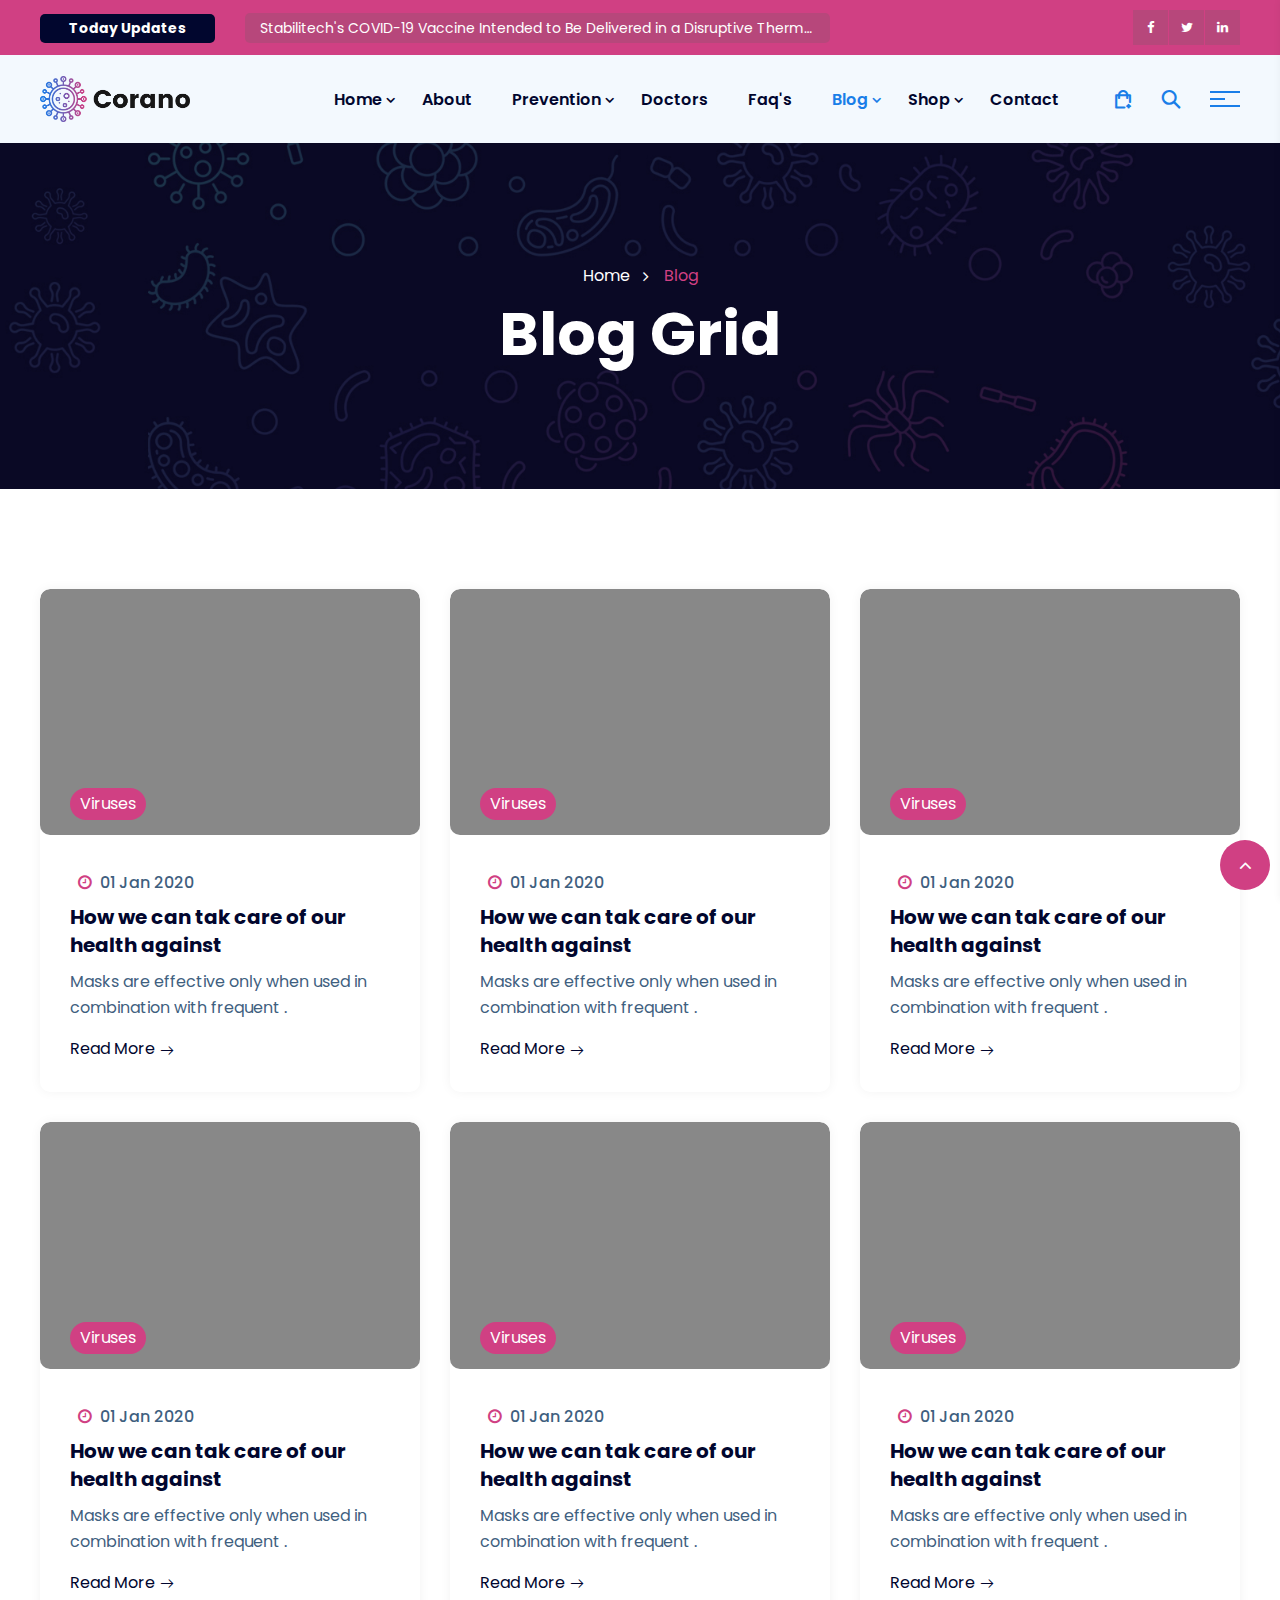
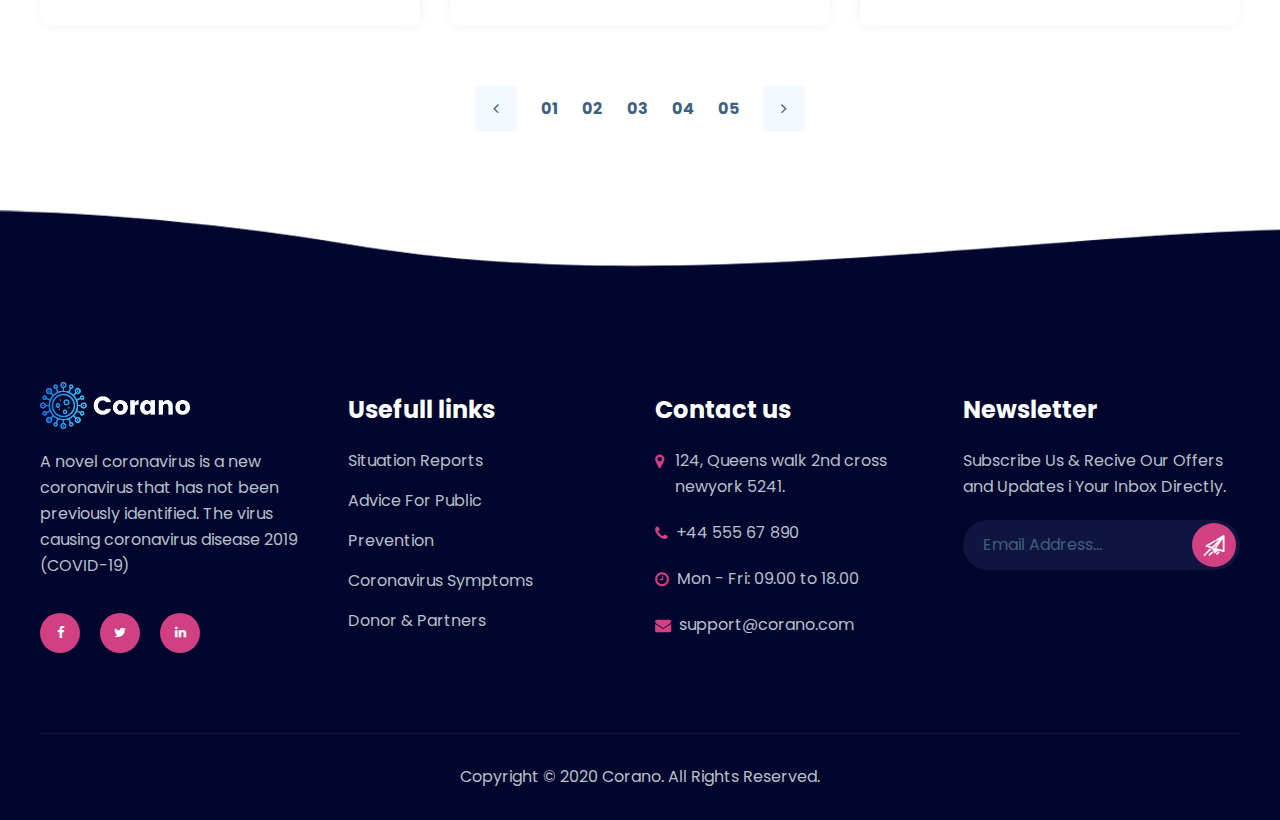
<file: blog-three-column.html>
<!DOCTYPE html>
<html lang="en">

<head>
   <meta charset="utf-8">
   <meta name="title" content="Corona">
   <meta property="fb:app_id" content="312" />
   <meta property="og:type" content="Corona" />
   <meta property="og:url" content="https://bloggingmetrics.com/" />
   <meta property="og:title" content="Corona">
   <meta property="og:image" content="assets/image/favicon-32x32.png">
   <meta property="og:description" content="Corona Project | By Sayan Dey">
   <meta name="full-screen" content="yes">
   <meta name="theme-color" content="#020018">
   <!-- Responsive -->
   <meta http-equiv="X-UA-Compatible" content="IE=edge">
   <meta name="viewport" content="width=device-width, initial-scale=1.0, maximum-scale=1.0, user-scalable=0">
   <title>Corona Project | By Sayan Dey</title>
   <link rel="stylesheet" type="text/css" href="assets/css/bootstrap.min.css">
   <link rel="stylesheet" type="text/css" href="assets/css/style.css">
   <link rel="stylesheet" type="text/css" href="assets/fonts/font/flaticon.css">
   <!---------favicon--------------->
   <link rel="icon" type="image/png" href="assets/image/favicon-32x32.png" sizes="32x32">
   <link rel="icon" type="image/png" href="assets/image/favicon-16x16.png" sizes="16x16">
   <!---------favicon--------------->
</head>

<body class="home_page_one">
   <div class="page_wapper">
      <!--Start Preloader-->
      <div class="preloader">
         <div class="preloader_box">
            <div class="loader">
               <div class="circle item0"></div>
               <div class="circle item1"></div>
               <div class="circle item2"></div>
            </div>
         </div>
      </div>
      <!--End Preloader -->
      <!--Header-->
      <header class="header_v2">
         <section class="header_top">
            <div class="container">
               <div class="row">
                  <div class="col-lg-8">
                     <div class="row">
                        <div class="col-lg-3 col-md-3">
                           <div class="heading">
                              <h2>Today Updates</h2>
                           </div>
                        </div>
                        <div class="col-lg-9 col-md-9">
                           <div class="news_inner">
                              <div class="owl-carousel owl-theme single_items">
                                 <div class="mid-text">
                                    <p><a href="#">Stabilitech's COVID-19 Vaccine Intended to Be Delivered in a
                                          Disruptive Thermally Stable Oral Capsule</a></p>
                                 </div>
                                 <div class="mid-text">
                                    <p><a href="#"> Controlled Release Drug Delivery Market Size Worth $69.8 Billion by
                                          2027: Grand View Research, Inc.</a></p>
                                 </div>
                                 <div class="mid-text">
                                    <p><a href="#"> Drug Delivery Market Size Worth $69.8 Billion by 2027: Grand View
                                          Research, Inc.
                                       </a>
                                    </p>
                                 </div>
                              </div>
                           </div>
                        </div>
                     </div>
                  </div>
                  <div class="col-lg-4">
                     <div class="text_right">
                        <div class="social_media_icon">
                           <ul class="clearfix">
                              <li>
                                 <a href="#" class="has-tooltip">
                                    <span class="fa fa-facebook"></span>
                                    <div class="c-tooltip">
                                       <div class="tooltip-inner">Facebook</div>
                                    </div>
                                 </a>
                              </li>
                              <li>
                                 <a href="#" class="has-tooltip">
                                    <span class="fa fa-twitter"></span>
                                    <div class="c-tooltip">
                                       <div class="tooltip-inner">Twitter</div>
                                    </div>
                                 </a>
                              </li>
                              <li>
                                 <a href="#" class="has-tooltip">
                                    <span class="fa fa-linkedin"></span>
                                    <div class="c-tooltip">
                                       <div class="tooltip-inner">Linkedin</div>
                                    </div>
                                 </a>
                              </li>
                           </ul>
                        </div>
                     </div>
                  </div>
               </div>
            </div>
         </section>
         <section class="navbar_outer">
            <div class="navbar navbar-expand-lg  bsnav bsnav-sticky bsnav-sticky-slide">
               <div class="container">
                  <a class="navbar-brand" href="index.html"><img src="assets/image/home-1-logo.png" class="img-fluid"
                        alt="img"></a>
                  <button class="navbar-toggler toggler-spring"><span class="navbar-toggler-icon"></span></button>
                  <div class="collapse navbar-collapse scroll-nav">
                     <ul class="navbar-nav navbar-mobile navbar_left  ml-auto" id="nav">
                        <li class="nav-item nav_item  dropdown">
                           <a class="nav-link link_hd" href="#"> Home </a>
                           <ul class="navbar-nav submenu">
                              <li class="nav-item"><a class="nav-link" href="index.html">Home Default 01</a></li>
                              <li class="nav-item"><a class="nav-link" href="index-2.html">Home Default 02 <span
                                       class="new_page">new</span></a></li>
                              <li class="nav-item"><a class="nav-link" href="index-3.html">Home Default 03 <span
                                       class="new_page">new</span></a></li>
                              <li class="nav-item"><a class="nav-link" href="one-page-index-1.html">Home Onepage
                                    Version</a></li>
                              <li class="nav-item"><a class="nav-link" href="rtl/index.html" target="_blank">Home
                                    Default RTL </a></li>
                              <li class="nav-item"><a class="nav-link" href="rtl/one-page-index-1.html">Home Onepage
                                    RTL</a></li>
                           </ul>
                        </li>
                        <li class="nav-item nav_item"><a class="nav-link link_hd" href="about.html">About </a></li>
                        <li class="nav-item nav_item dropdown">
                           <a class="nav-link link_hd" href="#"> Prevention </a>
                           <ul class="navbar-nav submenu">
                              <li class="nav-item"><a class="nav-link" href="prevention.html">Prevention</a></li>
                              <li class="nav-item"><a class="nav-link" href="prevention-single.html">Prevention
                                    Detail</a></li>
                           </ul>
                        </li>
                        <li class="nav-item nav_item"><a class="nav-link link_hd" href="team.html">Doctors</a></li>
                        <li class="nav-item nav_item"><a class="nav-link link_hd" href="faq.html">Faq's</a></li>
                        <li class="nav-item nav_item dropdown">
                           <a class="nav-link link_hd" href="#"> Blog </a>
                           <ul class="navbar-nav submenu">
                              <li class="nav-item dropdown">
                                 <a class="nav-link arrow" href="#">Blog Grid </a>
                                 <ul class="navbar-nav child_menu">
                                    <li class="nav-item"><a class="nav-link" href="blog-three-column.html">Blog Three
                                          Column</a></li>
                                    <li class="nav-item"><a class="nav-link" href="blog-four-column.html">Blog Four
                                          Column</a></li>
                                    <li class="nav-item"><a class="nav-link" href="blog-single.html">Blog With
                                          Sidebar</a></li>
                                 </ul>
                              </li>
                              <li class="nav-item dropdown">
                                 <a class="nav-link arrow" href="#">Blog Details </a>
                                 <ul class="navbar-nav child_menu">
                                    <li class="nav-item"><a class="nav-link" href="blog-detail-sidebar.html">With
                                          Sidebar</a></li>
                                    <li class="nav-item"><a class="nav-link" href="blog-detail.html">Without Sidebar</a>
                                    </li>
                                 </ul>
                              </li>
                           </ul>
                        </li>
                        <li class="nav-item nav_item dropdown">
                           <a class="nav-link link_hd" href="#"> Shop </a>
                           <ul class="navbar-nav submenu">
                              <li class="nav-item"><a class="nav-link" href="shop.html">Shop</a></li>
                              <li class="nav-item"><a class="nav-link" href="product-details.html">Product Details</a>
                              </li>
                              <li class="nav-item"><a class="nav-link" href="shop-cart.html">cart</a></li>
                              <li class="nav-item"><a class="nav-link" href="checkout.html">checkout</a></li>
                           </ul>
                        </li>
                        <li class="nav-item nav_item"><a class="nav-link link_hd" href="contact.html">Contact</a></li>
                     </ul>
                     <ul class="navbar-nav navbar-mobile navbar_right">
                        <li class="nav-item  dropdown">
                           <a href="#" class="cart_btn"><i class="flaticon-add-to-cart icon"></i></a>
                        </li>
                        <li class="nav-item  dropdown">
                           <a href="#" class="topbar-one__search search-popup__toggler"><i
                                 class="flaticon-search icon"></i></a>
                        </li>
                        <li class="nav-item  dropdown">
                           <!-- /.site-header__cart -->
                           <a href="#" class="site-header__sidemenu-nav side-menu__toggler">
                              <span class="site-header__sidemenu-nav-line"></span>
                              <!-- /.site-header__sidemenu-nav-line -->
                              <span class="site-header__sidemenu-nav-line"></span>
                              <!-- /.site-header__sidemenu-nav-line -->
                              <span class="site-header__sidemenu-nav-line"></span>
                              <!-- /.site-header__sidemenu-nav-line -->
                              <!-- /.site-header__sidemenu -->
                           </a>
                        </li>
                     </ul>
                  </div>
               </div>
            </div>
         </section>
      </header>
      <!--Header-->
      <!------main-content------>
      <main class="main-content">
         <section class="page_title">
            <div class="container">
               <div class="row">
                  <div class="col-lg-12 d-flex">
                     <div class="content_box">
                        <ul class="bread_crumb text-center">
                           <li class="bread_crumb-item"><a href="#">Home</a></li>
                           <li class="bread_crumb-item active"> Blog </li>
                        </ul>
                        <h1>Blog Grid </h1>
                     </div>
                  </div>
               </div>
            </div>
         </section>
         <!-----------------breadcrumb------------------------>
         <section class="blog_grid ">
            <div class="container">
               <div class="row">
                  <div class="col-lg-4 col-md-4 col-sm-12">
                     <div class="blog_box type_two ">
                        <div class=" image_box ">
                           <img src="assets/image/resources/blog-1.jpg " class="img-fluid " alt="img " />
                           <div class="overlay ">
                              <a href="https://www.youtube.com/watch?v=nfP5N9Yc72A&amp;t=28s " data-fancybox="gallery "
                                 data-caption=" ">
                                 <span class="flaticon-video-camera "></span>
                              </a>
                           </div>
                        </div>
                        <div class="content_box ">
                           <a href="# " class="category ">Viruses</a>
                           <div class="title_box ">
                              <div class="post-date ">
                                 <p><span class="fa fa-clock-o "></span>01 Jan 2020</p>
                              </div>
                              <h2><a href="blog-single.html ">How we can tak care of our health against </a></h2>
                           </div>
                           <p>Masks are effective only when used in combination with frequent .</p>
                           <a href="blog-single.html " class="read_more tp_two ">Read More<span
                                 class="flaticon-arrow "></span></a>
                        </div>
                     </div>
                  </div>
                  <div class="col-lg-4 col-md-4 col-sm-12">
                     <div class="blog_box type_two ">
                        <div class="image_box ">
                           <img src="assets/image/resources/blog-2.jpg " class="img-fluid " alt="img " />
                           <div class="overlay ">
                              <a href="assets/image/resources/blog-3.jpg " data-fancybox="gallery " data-caption=" ">
                                 <span class="flaticon-image zoom_icon "></span>
                              </a>
                           </div>
                        </div>
                        <div class="content_box ">
                           <a href="# " class="category ">Viruses</a>
                           <div class="title_box ">
                              <div class="post-date ">
                                 <p><span class="fa fa-clock-o "></span>01 Jan 2020</p>
                              </div>
                              <h2><a href="blog-single.html ">How we can tak care of our health against </a></h2>
                           </div>
                           <p>Masks are effective only when used in combination with frequent .</p>
                           <a href="blog-single.html " class="read_more tp_two ">Read More<span
                                 class="flaticon-arrow "></span></a>
                        </div>
                     </div>
                  </div>
                  <div class="col-lg-4 col-md-4 col-sm-12">
                     <div class="blog_box type_two ">
                        <div class="image_box ">
                           <img src="assets/image/resources/blog-4.jpg " class="img-fluid " alt="img " />
                           <div class="overlay ">
                              <a href="https://www.youtube.com/watch?v=nfP5N9Yc72A&amp;t=28s " data-fancybox="gallery "
                                 data-caption=" ">
                                 <span class="flaticon-video-camera "></span>
                              </a>
                           </div>
                        </div>
                        <div class="content_box ">
                           <a href="# " class="category ">Viruses</a>
                           <div class="title_box ">
                              <div class="post-date ">
                                 <p><span class="fa fa-clock-o "></span>01 Jan 2020</p>
                              </div>
                              <h2><a href="blog-single.html ">How we can tak care of our health against </a></h2>
                           </div>
                           <p>Masks are effective only when used in combination with frequent .</p>
                           <a href="blog-single.html " class="read_more tp_two ">Read More<span
                                 class="flaticon-arrow "></span></a>
                        </div>
                     </div>
                  </div>
                  <div class="col-lg-4 col-md-4 col-sm-12">
                     <div class="blog_box type_two ">
                        <div class="image_box ">
                           <img src="assets/image/resources/blog-3.jpg " class="img-fluid " alt="img " />
                           <div class="overlay ">
                              <a href="assets/image/resources/blog-3.jpg " data-fancybox="gallery " data-caption=" ">
                                 <span class="flaticon-image zoom_icon "></span>
                              </a>
                           </div>
                        </div>
                        <div class="content_box ">
                           <a href="# " class="category ">Viruses</a>
                           <div class="title_box ">
                              <div class="post-date ">
                                 <p><span class="fa fa-clock-o "></span>01 Jan 2020</p>
                              </div>
                              <h2><a href="blog-single.html ">How we can tak care of our health against </a></h2>
                           </div>
                           <p>Masks are effective only when used in combination with frequent .</p>
                           <a href="blog-single.html " class="read_more tp_two ">Read More<span
                                 class="flaticon-arrow "></span></a>
                        </div>
                     </div>
                  </div>
                  <div class="col-lg-4 col-md-4 col-sm-12">
                     <div class="blog_box type_two ">
                        <div class=" image_box ">
                           <img src="assets/image/resources/blog-1.jpg " class="img-fluid " alt="img " />
                           <div class="overlay ">
                              <a href="https://www.youtube.com/watch?v=nfP5N9Yc72A&amp;t=28s " data-fancybox="gallery "
                                 data-caption=" ">
                                 <span class="flaticon-video-camera "></span>
                              </a>
                           </div>
                        </div>
                        <div class="content_box ">
                           <a href="# " class="category ">Viruses</a>
                           <div class="title_box ">
                              <div class="post-date ">
                                 <p><span class="fa fa-clock-o "></span>01 Jan 2020</p>
                              </div>
                              <h2><a href="blog-single.html ">How we can tak care of our health against </a></h2>
                           </div>
                           <p>Masks are effective only when used in combination with frequent .</p>
                           <a href="blog-single.html " class="read_more tp_two ">Read More<span
                                 class="flaticon-arrow "></span></a>
                        </div>
                     </div>
                  </div>
                  <div class="col-lg-4 col-md-4 col-sm-12">
                     <div class="blog_box type_two ">
                        <div class="image_box ">
                           <img src="assets/image/resources/blog-2.jpg " class="img-fluid " alt="img " />
                           <div class="overlay ">
                              <a href="assets/image/resources/blog-3.jpg " data-fancybox="gallery " data-caption=" ">
                                 <span class="flaticon-image zoom_icon "></span>
                              </a>
                           </div>
                        </div>
                        <div class="content_box ">
                           <a href="# " class="category ">Viruses</a>
                           <div class="title_box ">
                              <div class="post-date ">
                                 <p><span class="fa fa-clock-o "></span>01 Jan 2020</p>
                              </div>
                              <h2><a href="blog-single.html ">How we can tak care of our health against </a></h2>
                           </div>
                           <p>Masks are effective only when used in combination with frequent .</p>
                           <a href="blog-single.html " class="read_more tp_two ">Read More<span
                                 class="flaticon-arrow "></span></a>
                        </div>
                     </div>
                  </div>
               </div>
               <div class="row">
                  <div class="col-lg-12 text-center pagination_column">
                     <ul class="pagination">
                        <li class="disabled"><a href="#"><span class="fa fa-angle-left"></span></a></li>
                        <li class="active"><a href="#">01 </a></li>
                        <li><a href="#">02</a></li>
                        <li><a href="#">03</a></li>
                        <li><a href="#">04</a></li>
                        <li><a href="#">05</a></li>
                        <li><a href="#"><span class="fa fa-angle-right"></span></a></li>
                     </ul>
                  </div>
               </div>
            </div>
         </section>
         <section class="footer type_two ">
            <div class="footer_layer" style="background-image: url(assets/image/resources/footer-bg1.png);"></div>
            <div class="container ">
               <div class="row ">
                  <div class="col-lg-3 col-xs-12 ">
                     <div class="footer_widgets tp_two first ">
                        <h3 class="widgets_title logo ">
                           <a href="index.html "><img src="assets/image/home-1-logo-white.png " class="img-fluid "
                                 alt="logo "></a>
                        </h3>
                        <div class="inner_widgets ">
                           <p>A novel coronavirus is a new coronavirus that has not been previously identified. The
                              virus causing coronavirus disease 2019 (COVID-19)</p>
                           <div class="social_media_icon ">
                              <ul class="clearfix ">
                                 <li>
                                    <a href="# " class="has-tooltip ">
                                       <span class="fa fa-facebook "></span>
                                       <div class="c-tooltip ">
                                          <div class="tooltip-inner ">Facebook</div>
                                       </div>
                                    </a>
                                 </li>
                                 <li>
                                    <a href="# " class="has-tooltip ">
                                       <span class="fa fa-twitter "></span>
                                       <div class="c-tooltip ">
                                          <div class="tooltip-inner ">Twitter</div>
                                       </div>
                                    </a>
                                 </li>
                                 <li>
                                    <a href="# " class="has-tooltip ">
                                       <span class="fa fa-linkedin "></span>
                                       <div class="c-tooltip ">
                                          <div class="tooltip-inner ">Linkedin</div>
                                       </div>
                                    </a>
                                 </li>
                              </ul>
                           </div>
                        </div>
                     </div>
                  </div>
                  <div class="col-lg-3 col-md-4 col-sm-6 col-xs-12 ">
                     <div class="footer_widgets tp_two ">
                        <h3 class="widgets_title ">Usefull links</h3>
                        <div class="inner_widgets ">
                           <ul>
                              <li><a href="# ">Situation Reports</a></li>
                              <li><a href="# ">Advice For Public</a></li>
                              <li><a href="# ">Prevention</a></li>
                              <li><a href="# ">Coronavirus Symptoms</a></li>
                              <li><a href="# ">Donor & Partners</a></li>
                           </ul>
                        </div>
                     </div>
                  </div>
                  <div class="col-lg-3 col-md-4 col-sm-6 col-xs-12 ">
                     <div class="footer_widgets tp_two ">
                        <h3 class="widgets_title ">Contact us</h3>
                        <div class="inner_widgets ">
                           <div class="text_box ">
                              <span class="fa fa-map-marker"></span>
                              <p>124, Queens walk 2nd cross newyork 5241.</p>
                           </div>
                           <div class="text_box ">
                              <span class="fa fa-phone"></span>
                              <p>+44 555 67 890</p>
                           </div>
                           <div class="text_box ">
                              <span class="fa fa-clock-o"></span>
                              <p>Mon - Fri: 09.00 to 18.00</p>
                           </div>
                           <div class="text_box ">
                              <span class="fa fa-envelope"></span>
                              <p>support@corano.com</p>
                           </div>
                        </div>
                     </div>
                  </div>
                  <div class="col-lg-3 col-md-4 col-sm-12 col-xs-12 ">
                     <div class="footer_widgets tp_two">
                        <h3 class="widgets_title ">Newsletter</h3>
                        <div class="inner_widgets">
                           <p class="sub_description">Subscribe Us &amp; Recive Our Offers and Updates i Your Inbox
                              Directly.</p>
                           <form>
                              <input type="email" name="email" placeholder="Email Address..." />
                              <button class="sub_btn" type="submit"><span class="flaticon-paper-plane "></span></button>
                           </form>
                        </div>
                     </div>
                  </div>
               </div>
               <div class="footer_last type_two">
                  <div class="row">
                     <div class="col-lg-12 text-center ">
                        <p>Copyright © 2020 Corano. All Rights Reserved.</p>
                     </div>
                  </div>
               </div>
            </div>
         </section>
         <!-------------main-centent-end--------------->
      </main>
      <!-------------pagewapper-end--------------->
   </div>
   <!--Scroll to top-->
   <a href="# " id="scroll" class="default-bg " style="display: inline;"><span class="fa fa-angle-up "></span></a>
   <!---------mbile-navbar----->
   <div class="bsnav-mobile ">
      <div class="bsnav-mobile-overlay"></div>
      <div class="navbar ">
         <button class="navbar-toggler toggler-spring mobile-toggler"><span class="fa fa-close "></span></button>
      </div>
   </div>
   <!---------mbile-navbar----->
   <!-- /.side-menu__block -->
   <div class="side-menu__block">
      <div class="side-menu__block-overlay custom-cursor__overlay">
         <div class="cursor "></div>
         <div class="cursor-follower"></div>
      </div>
      <!-- /.side-menu__block-overlay -->
      <div class="side-menu__block-inner">
         <div class="row ">
            <div class="col-lg-12 ">
               <div class="logo_site ">
                  <a href="index.html "><img src="assets/image/home-1-logo.png" alt="logo " /></a>
               </div>
               <div class="side-menu__block-contact ">
                  <h2>Quick Online Consultancy Only on Few Minutes</h2>
                  <div class="form_outer ">
                     <form>
                        <div class="from_group ">
                           <input type="text" name="name" placeholder="Name " />
                        </div>
                        <div class="from_group ">
                           <input type="email" name="email" placeholder="Email " />
                        </div>
                        <div class="from_group">
                           <input type="text" name="phone" placeholder="Phone " />
                        </div>
                        <div class="from_group ">
                           <textarea rows="4" placeholder="Share Your Thoughts"></textarea>
                        </div>
                        <div class="from_group ">
                           <button class="theme_btn tp_two" type="submit">Contact Us</button>
                        </div>
                     </form>
                  </div>
               </div>
               <!-- /.side-menu__block-contact -->
               <div class="side-menu__block-contact ">
                  <h3 class="side-menu__block__title ">Contact Us</h3>
                  <!-- /.side-menu__block__title -->
                  <ul class="side-menu__block-contact__list ">
                     <li class="side-menu__block-contact__list-item ">
                        <i class="fa fa-map-marker "></i> Rock St 12, Newyork City, USA
                     </li>
                     <!-- /.side-menu__block-contact__list-item -->
                     <li class="side-menu__block-contact__list-item ">
                        <i class="fa fa-phone "></i>
                        <a href="tel:526-236-895-4732 ">(526) 236-895-4732</a>
                     </li>
                     <!-- /.side-menu__block-contact__list-item -->
                     <li class="side-menu__block-contact__list-item ">
                        <i class="fa fa-envelope "></i>
                        <a href="mailto:example@mail.com ">example@mail.com</a>
                     </li>
                     <!-- /.side-menu__block-contact__list-item -->
                     <li class="side-menu__block-contact__list-item ">
                        <i class="fa fa-clock-o "></i> Week Days: 09.00 to 18.00 Sunday: Closed
                     </li>
                     <!-- /.side-menu__block-contact__list-item -->
                  </ul>
                  <!-- /.side-menu__block-contact__list -->
               </div>
               <!-- /.side-menu__block-contact -->
               <p class="side-menu__block__text site-footer__copy-text "><a href="# ">corano</a> <i
                     class="fa fa-copyright "></i> 2020 All Right Reserved</p>
            </div>
         </div>
         <!-- /.side-menu__block-inner -->
      </div>
   </div>
   <!-- /.side-menu__block -->
   <!-- /.search-popup -->
   <div class="search-popup">
      <div class="search-popup__overlay custom-cursor__overlay">
         <div class="cursor "></div>
         <div class="cursor-follower "></div>
      </div>
      <!-- /.search-popup__overlay -->
      <div class="search-popup__inner ">
         <form action="# " class="search-popup__form ">
            <input type="text" name="search" placeholder="Type here to Search.... ">
            <button type="submit"><i class="flaticon-magnifying-glass "></i></button>
         </form>
      </div>
      <!-- /.search-popup__inner -->
   </div>
   <!-- /.search-popup -->
   <!-----------------------------------script-------------------------------------->
   <script src="assets/js/jquery.js "></script>
   <script src="assets/js/popper.min.js "></script>
   <script src="assets/js/bootstrap.min.js "></script>
   <script src="assets/js/bsnav.min.js "></script>
   <script src="assets/js/jquery-ui.js "></script>

   <script src="assets/js/wow.js "></script>
   <script src="assets/js/owl.js "></script>
   <script src="assets/js/odometer.min.js "></script>
   <script src="assets/js/TweenMax.min.js "></script>
   <script src="assets/js/validator.min.js "></script>
   <script src="assets/js/appear.js "></script>
   <script src="assets/js/moment.js "></script>
   <script src="assets/js/jquery.flexslider-min.js"></script>
   <script src="assets/js/pagenav.js"></script>
   <script src="assets/js/custom.js "></script>
</body>

</html>
</file>
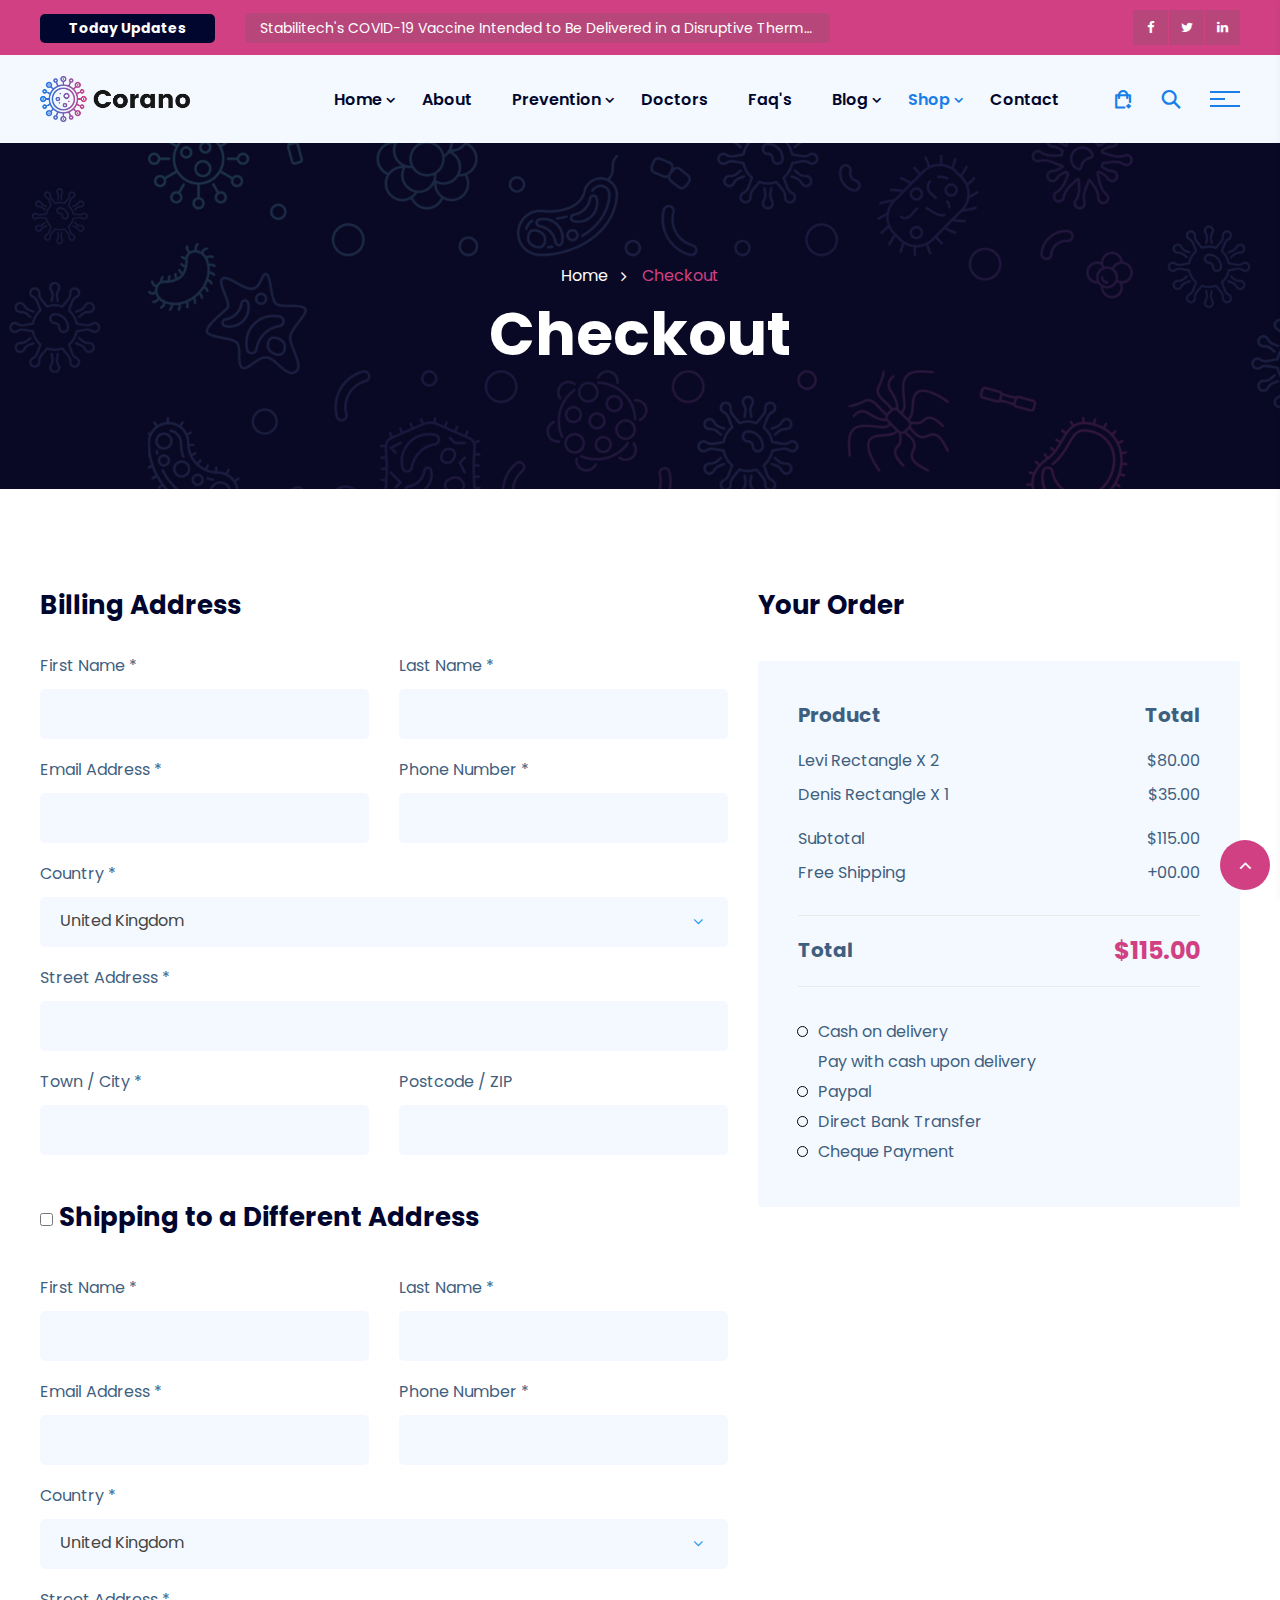
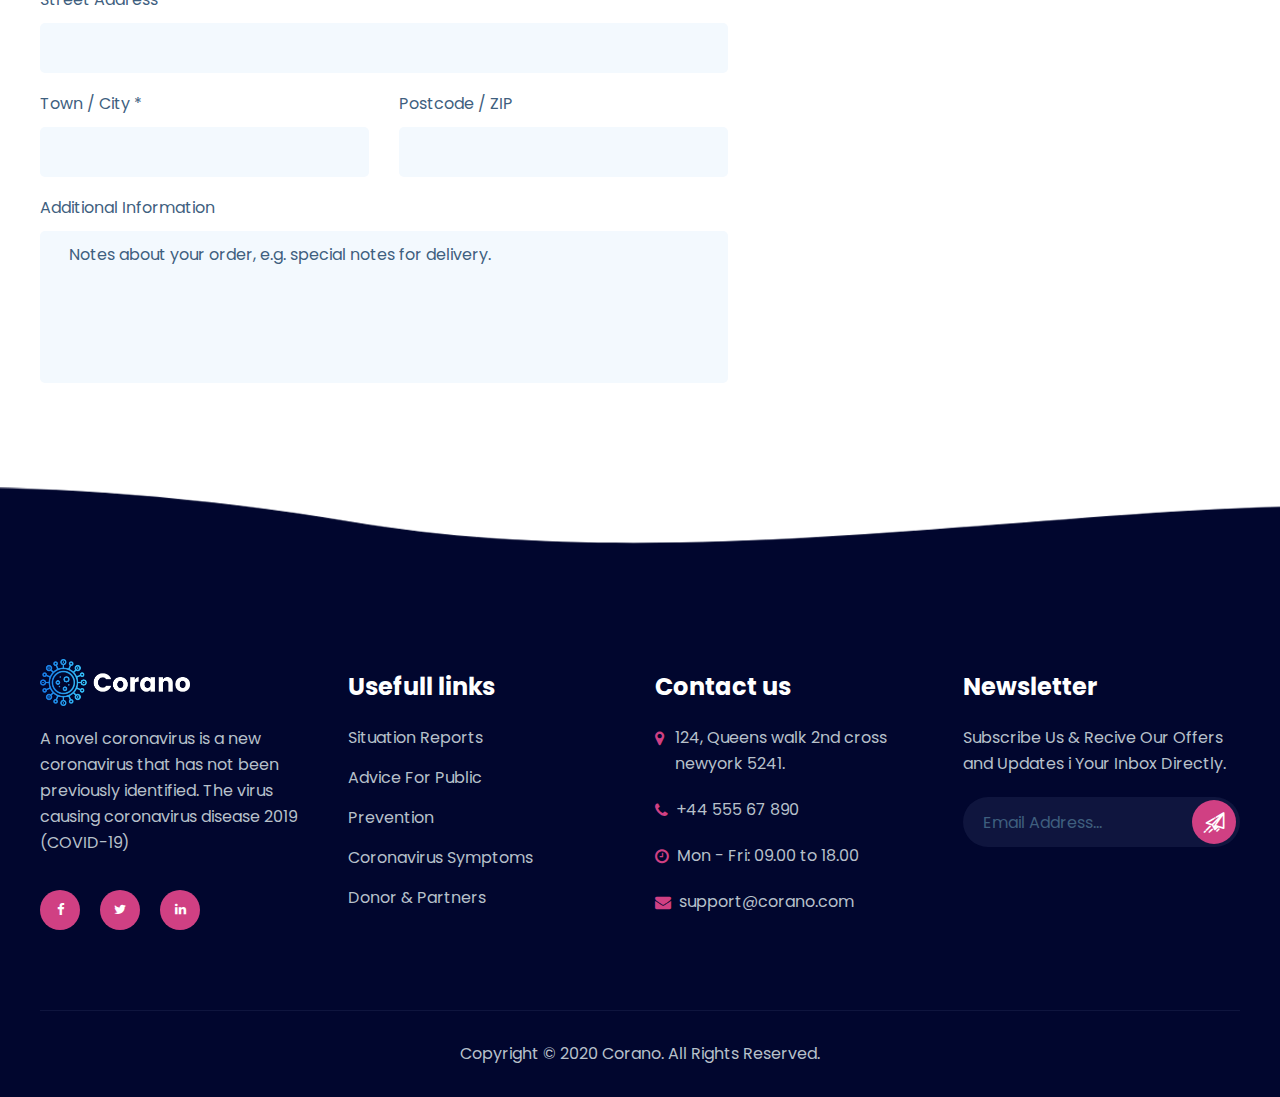
<file: checkout.html>
<!DOCTYPE html>
<html lang="en">

<head>
   <meta charset="utf-8">
   <meta name="title" content="Corona">
   <meta property="fb:app_id" content="312" />
   <meta property="og:type" content="Corona" />
   <meta property="og:url" content="https://bloggingmetrics.com/" />
   <meta property="og:title" content="Corona">
   <meta property="og:image" content="assets/image/favicon-32x32.png">
   <meta property="og:description" content="Corona Project | By Sayan Dey">
   <meta name="full-screen" content="yes">
   <meta name="theme-color" content="#020018">
   <!-- Responsive -->
   <meta http-equiv="X-UA-Compatible" content="IE=edge">
   <meta name="viewport" content="width=device-width, initial-scale=1.0, maximum-scale=1.0, user-scalable=0">
   <title>Corona Project | By Sayan Dey</title>
   <link rel="stylesheet" type="text/css" href="assets/css/bootstrap.min.css">
   <link rel="stylesheet" type="text/css" href="assets/css/style.css">
   <link rel="stylesheet" type="text/css" href="assets/fonts/font/flaticon.css">
   <!---------favicon--------------->
   <link rel="icon" type="image/png" href="assets/image/favicon-32x32.png" sizes="32x32">
   <link rel="icon" type="image/png" href="assets/image/favicon-16x16.png" sizes="16x16">
   <!---------favicon--------------->
</head>

<body class="home_page_one">
   <div class="page_wapper">
      <!--Start Preloader-->
      <div class="preloader">
         <div class="preloader_box">
            <div class="loader">
               <div class="circle item0"></div>
               <div class="circle item1"></div>
               <div class="circle item2"></div>
            </div>
         </div>
      </div>
      <!--End Preloader -->
      <!--Header-->
      <header class="header_v2">
         <section class="header_top">
            <div class="container">
               <div class="row">
                  <div class="col-lg-8">
                     <div class="row">
                        <div class="col-lg-3 col-md-3">
                           <div class="heading">
                              <h2>Today Updates</h2>
                           </div>
                        </div>
                        <div class="col-lg-9 col-md-9">
                           <div class="news_inner">
                              <div class="owl-carousel owl-theme single_items">
                                 <div class="mid-text">
                                    <p><a href="#">Stabilitech's COVID-19 Vaccine Intended to Be Delivered in a
                                          Disruptive Thermally Stable Oral Capsule</a></p>
                                 </div>
                                 <div class="mid-text">
                                    <p><a href="#"> Controlled Release Drug Delivery Market Size Worth $69.8 Billion by
                                          2027: Grand View Research, Inc.</a></p>
                                 </div>
                                 <div class="mid-text">
                                    <p><a href="#"> Drug Delivery Market Size Worth $69.8 Billion by 2027: Grand View
                                          Research, Inc.
                                       </a>
                                    </p>
                                 </div>
                              </div>
                           </div>
                        </div>
                     </div>
                  </div>
                  <div class="col-lg-4">
                     <div class="text_right">
                        <div class="social_media_icon">
                           <ul class="clearfix">
                              <li>
                                 <a href="#" class="has-tooltip">
                                    <span class="fa fa-facebook"></span>
                                    <div class="c-tooltip">
                                       <div class="tooltip-inner">Facebook</div>
                                    </div>
                                 </a>
                              </li>
                              <li>
                                 <a href="#" class="has-tooltip">
                                    <span class="fa fa-twitter"></span>
                                    <div class="c-tooltip">
                                       <div class="tooltip-inner">Twitter</div>
                                    </div>
                                 </a>
                              </li>
                              <li>
                                 <a href="#" class="has-tooltip">
                                    <span class="fa fa-linkedin"></span>
                                    <div class="c-tooltip">
                                       <div class="tooltip-inner">Linkedin</div>
                                    </div>
                                 </a>
                              </li>
                           </ul>
                        </div>
                     </div>
                  </div>
               </div>
            </div>
         </section>
         <section class="navbar_outer">
            <div class="navbar navbar-expand-lg  bsnav bsnav-sticky bsnav-sticky-slide">
               <div class="container">
                  <a class="navbar-brand" href="index.html"><img src="assets/image/home-1-logo.png" class="img-fluid"
                        alt="img"></a>
                  <button class="navbar-toggler toggler-spring"><span class="navbar-toggler-icon"></span></button>
                  <div class="collapse navbar-collapse scroll-nav">
                     <ul class="navbar-nav navbar-mobile navbar_left  ml-auto" id="nav">
                        <li class="nav-item nav_item  dropdown">
                           <a class="nav-link link_hd" href="#"> Home </a>
                           <ul class="navbar-nav submenu">
                              <li class="nav-item"><a class="nav-link" href="index.html">Home Default 01</a></li>
                              <li class="nav-item"><a class="nav-link" href="index-2.html">Home Default 02 <span
                                       class="new_page">new</span></a></li>
                              <li class="nav-item"><a class="nav-link" href="index-3.html">Home Default 03 <span
                                       class="new_page">new</span></a></li>
                              <li class="nav-item"><a class="nav-link" href="one-page-index-1.html">Home Onepage
                                    Version</a></li>
                              <li class="nav-item"><a class="nav-link" href="rtl/index.html" target="_blank">Home
                                    Default RTL </a></li>
                              <li class="nav-item"><a class="nav-link" href="rtl/one-page-index-1.html">Home Onepage
                                    RTL</a></li>
                           </ul>
                        </li>
                        <li class="nav-item nav_item"><a class="nav-link link_hd" href="about.html">About </a></li>
                        <li class="nav-item nav_item dropdown">
                           <a class="nav-link link_hd" href="#"> Prevention </a>
                           <ul class="navbar-nav submenu">
                              <li class="nav-item"><a class="nav-link" href="prevention.html">Prevention</a></li>
                              <li class="nav-item"><a class="nav-link" href="prevention-single.html">Prevention
                                    Detail</a></li>
                           </ul>
                        </li>
                        <li class="nav-item nav_item"><a class="nav-link link_hd" href="team.html">Doctors</a></li>
                        <li class="nav-item nav_item"><a class="nav-link link_hd" href="faq.html">Faq's</a></li>
                        <li class="nav-item nav_item dropdown">
                           <a class="nav-link link_hd" href="#"> Blog </a>
                           <ul class="navbar-nav submenu">
                              <li class="nav-item dropdown">
                                 <a class="nav-link arrow" href="#">Blog Grid </a>
                                 <ul class="navbar-nav child_menu">
                                    <li class="nav-item"><a class="nav-link" href="blog-three-column.html">Blog Three
                                          Column</a></li>
                                    <li class="nav-item"><a class="nav-link" href="blog-four-column.html">Blog Four
                                          Column</a></li>
                                    <li class="nav-item"><a class="nav-link" href="blog-single.html">Blog With
                                          Sidebar</a></li>
                                 </ul>
                              </li>
                              <li class="nav-item dropdown">
                                 <a class="nav-link arrow" href="#">Blog Details </a>
                                 <ul class="navbar-nav child_menu">
                                    <li class="nav-item"><a class="nav-link" href="blog-detail-sidebar.html">With
                                          Sidebar</a></li>
                                    <li class="nav-item"><a class="nav-link" href="blog-detail.html">Without Sidebar</a>
                                    </li>
                                 </ul>
                              </li>
                           </ul>
                        </li>
                        <li class="nav-item nav_item dropdown">
                           <a class="nav-link link_hd" href="#"> Shop </a>
                           <ul class="navbar-nav submenu">
                              <li class="nav-item"><a class="nav-link" href="shop.html">Shop</a></li>
                              <li class="nav-item"><a class="nav-link" href="product-details.html">Product Details</a>
                              </li>
                              <li class="nav-item"><a class="nav-link" href="shop-cart.html">cart</a></li>
                              <li class="nav-item"><a class="nav-link" href="checkout.html">checkout</a></li>
                           </ul>
                        </li>
                        <li class="nav-item nav_item"><a class="nav-link link_hd" href="contact.html">Contact</a></li>
                     </ul>
                     <ul class="navbar-nav navbar-mobile navbar_right">
                        <li class="nav-item  dropdown">
                           <a href="#" class="cart_btn"><i class="flaticon-add-to-cart icon"></i></a>
                        </li>
                        <li class="nav-item  dropdown">
                           <a href="#" class="topbar-one__search search-popup__toggler"><i
                                 class="flaticon-search icon"></i></a>
                        </li>
                        <li class="nav-item  dropdown">
                           <!-- /.site-header__cart -->
                           <a href="#" class="site-header__sidemenu-nav side-menu__toggler">
                              <span class="site-header__sidemenu-nav-line"></span>
                              <!-- /.site-header__sidemenu-nav-line -->
                              <span class="site-header__sidemenu-nav-line"></span>
                              <!-- /.site-header__sidemenu-nav-line -->
                              <span class="site-header__sidemenu-nav-line"></span>
                              <!-- /.site-header__sidemenu-nav-line -->
                              <!-- /.site-header__sidemenu -->
                           </a>
                        </li>
                     </ul>
                  </div>
               </div>
            </div>
         </section>
      </header>
      <!--Header-->
      <!------main-content------>
      <main class="main-content">
         <section class="page_title">
            <div class="container">
               <div class="row">
                  <div class="col-lg-12 d-flex">
                     <div class="content_box">
                        <ul class="bread_crumb text-center">
                           <li class="bread_crumb-item"><a href="#">Home</a></li>
                           <li class="bread_crumb-item active"> Checkout</li>
                        </ul>
                        <h1>Checkout</h1>
                     </div>
                  </div>
               </div>
            </div>
         </section>
         <!--------Checkout-------->
         <section class="Checkout">
            <div class="container">
               <div class="row">
                  <div class="col-lg-7 col-md-7 col-sm-12 col-xs-12">
                     <div class="billing_address submit_form">
                        <div class="section-title inner">
                           <h2>Billing Address</h2>
                        </div>
                        <form action="#" class="row">
                           <div class="col-lg-6 col-md-12 col-sm-12 col-xs-12">
                              <div class="form-group">
                                 <label>First Name *</label>
                                 <input type="text" name="first_name">
                              </div>
                           </div>
                           <div class="col-lg-6 col-md-6 col-sm-6 col-xs-12">
                              <div class="form-group">
                                 <label>Last Name *</label>
                                 <input type="text" name="last_name">
                              </div>
                           </div>
                           <div class="col-lg-6 col-md-12 col-sm-12 col-xs-12">
                              <div class="form-group">
                                 <label>Email Address *</label>
                                 <input type="email" name="email">
                              </div>
                           </div>
                           <div class="col-lg-6 col-md-6 col-sm-6 col-xs-12">
                              <div class="form-group">
                                 <label>Phone Number *</label>
                                 <input type="text" name="phone">
                              </div>
                           </div>
                           <div class="col-lg-12">
                              <div class="form-group">
                                 <label>Country *</label>
                                 <select name="country" id="country">
                                    <option selected="selected">United Kingdom</option>
                                    <option>India</option>
                                    <option>Australia</option>
                                    <option>Fast</option>
                                    <option>Faster</option>
                                 </select>
                              </div>
                           </div>
                           <div class="col-lg-12">
                              <div class="form-group">
                                 <label> Street Address *</label>
                                 <input type="text" name="st_address">
                              </div>
                           </div>
                           <div class="col-lg-6 col-md-12 col-sm-12 col-xs-12">
                              <div class="form-group">
                                 <label>Town / City *</label>
                                 <input type="email" name="city">
                              </div>
                           </div>
                           <div class="col-lg-6 col-md-6 col-sm-6 col-xs-12">
                              <div class="form-group">
                                 <label>Postcode / ZIP</label>
                                 <input type="text" name="zip">
                              </div>
                           </div>
                           <div class="col-lg-12 col-md-6 col-sm-6 col-xs-12">
                              <div class="form-group">
                                 <h2 class="dff_add"> <input type="checkbox"> Shipping to a Different Address</h2>
                              </div>
                           </div>
                           <div class="col-lg-6 col-md-12 col-sm-12 col-xs-12">
                              <div class="form-group">
                                 <label>First Name *</label>
                                 <input type="text" name="first_name">
                              </div>
                           </div>
                           <div class="col-lg-6 col-md-6 col-sm-6 col-xs-12">
                              <div class="form-group">
                                 <label>Last Name *</label>
                                 <input type="text" name="last_name">
                              </div>
                           </div>
                           <div class="col-lg-6 col-md-12 col-sm-12 col-xs-12">
                              <div class="form-group">
                                 <label>Email Address *</label>
                                 <input type="email" name="email">
                              </div>
                           </div>
                           <div class="col-lg-6 col-md-6 col-sm-6 col-xs-12">
                              <div class="form-group">
                                 <label>Phone Number *</label>
                                 <input type="text" name="phone">
                              </div>
                           </div>
                           <div class="col-lg-12">
                              <div class="form-group">
                                 <label>Country *</label>
                                 <select name="country" id="countrytwo">
                                    <option selected="selected">United Kingdom</option>
                                    <option>India</option>
                                    <option>Australia</option>
                                    <option>Fast</option>
                                    <option>Faster</option>
                                 </select>
                              </div>
                           </div>
                           <div class="col-lg-12">
                              <div class="form-group">
                                 <label> Street Address *</label>
                                 <input type="text" name="st_address">
                              </div>
                           </div>
                           <div class="col-lg-6 col-md-12 col-sm-12 col-xs-12">
                              <div class="form-group">
                                 <label>Town / City *</label>
                                 <input type="email" name="city">
                              </div>
                           </div>
                           <div class="col-lg-6 col-md-6 col-sm-6 col-xs-12">
                              <div class="form-group">
                                 <label>Postcode / ZIP</label>
                                 <input type="text" name="zip">
                              </div>
                           </div>
                           <div class="col-lg-12">
                              <div class="form-group">
                                 <label>Additional Information</label>
                                 <textarea name="message"
                                    placeholder="Notes about your order, e.g. special notes for delivery."
                                    rows="5"></textarea>
                              </div>
                           </div>
                        </form>
                     </div>
                  </div>
                  <div class="col-lg-5 col-md-5 col-sm-12 col-xs-12">
                     <div class="your_order_details">
                        <h2>Your Order</h2>
                        <div class="sub_total">
                           <ul class="top">
                              <li>Product</li>
                              <li><span>Total</span></li>
                           </ul>
                           <div class="shipping">
                              <ul class="fir">
                                 <li> Levi Rectangle X 2<span>$80.00 </span></li>
                                 <li> Denis Rectangle X 1<span> $35.00</span></li>
                              </ul>
                              <ul class="sec">
                                 <li>Subtotal<span> $115.00</span></li>
                                 <li> Free Shipping<span>+00.00</span></li>
                              </ul>
                              <div class="total">
                                 <ul class="clearfix">
                                    <li>Total</li>
                                    <li><span>$115.00</span></li>
                                 </ul>
                              </div>
                           </div>
                           <div class="payment_options">
                              <ul>
                                 <li> Cash on delivery<br />
                                    <span>Pay with cash upon delivery</span>
                                 </li>
                                 <li>
                                    Paypal
                                 </li>
                                 <li> Direct Bank Transfer</li>
                                 <li> Cheque Payment
                                 </li>
                              </ul>
                           </div>
                        </div>
                     </div>
                  </div>
               </div>
            </div>
         </section>
         <!--------Checkout-------->
         <section class="footer type_two ">
            <div class="footer_layer" style="background-image: url(assets/image/resources/footer-bg1.png);"></div>
            <div class="container ">
               <div class="row ">
                  <div class="col-lg-3 col-xs-12 ">
                     <div class="footer_widgets tp_two first ">
                        <h3 class="widgets_title logo ">
                           <a href="index.html "><img src="assets/image/home-1-logo-white.png " class="img-fluid "
                                 alt="logo "></a>
                        </h3>
                        <div class="inner_widgets ">
                           <p>A novel coronavirus is a new coronavirus that has not been previously identified. The
                              virus causing coronavirus disease 2019 (COVID-19)</p>
                           <div class="social_media_icon ">
                              <ul class="clearfix ">
                                 <li>
                                    <a href="# " class="has-tooltip ">
                                       <span class="fa fa-facebook "></span>
                                       <div class="c-tooltip ">
                                          <div class="tooltip-inner ">Facebook</div>
                                       </div>
                                    </a>
                                 </li>
                                 <li>
                                    <a href="# " class="has-tooltip ">
                                       <span class="fa fa-twitter "></span>
                                       <div class="c-tooltip ">
                                          <div class="tooltip-inner ">Twitter</div>
                                       </div>
                                    </a>
                                 </li>
                                 <li>
                                    <a href="# " class="has-tooltip ">
                                       <span class="fa fa-linkedin "></span>
                                       <div class="c-tooltip ">
                                          <div class="tooltip-inner ">Linkedin</div>
                                       </div>
                                    </a>
                                 </li>
                              </ul>
                           </div>
                        </div>
                     </div>
                  </div>
                  <div class="col-lg-3 col-md-4 col-sm-6 col-xs-12 ">
                     <div class="footer_widgets tp_two ">
                        <h3 class="widgets_title ">Usefull links</h3>
                        <div class="inner_widgets ">
                           <ul>
                              <li><a href="# ">Situation Reports</a></li>
                              <li><a href="# ">Advice For Public</a></li>
                              <li><a href="# ">Prevention</a></li>
                              <li><a href="# ">Coronavirus Symptoms</a></li>
                              <li><a href="# ">Donor & Partners</a></li>
                           </ul>
                        </div>
                     </div>
                  </div>
                  <div class="col-lg-3 col-md-4 col-sm-6 col-xs-12 ">
                     <div class="footer_widgets tp_two ">
                        <h3 class="widgets_title ">Contact us</h3>
                        <div class="inner_widgets ">
                           <div class="text_box ">
                              <span class="fa fa-map-marker"></span>
                              <p>124, Queens walk 2nd cross newyork 5241.</p>
                           </div>
                           <div class="text_box ">
                              <span class="fa fa-phone"></span>
                              <p>+44 555 67 890</p>
                           </div>
                           <div class="text_box ">
                              <span class="fa fa-clock-o"></span>
                              <p>Mon - Fri: 09.00 to 18.00</p>
                           </div>
                           <div class="text_box ">
                              <span class="fa fa-envelope"></span>
                              <p>support@corano.com</p>
                           </div>
                        </div>
                     </div>
                  </div>
                  <div class="col-lg-3 col-md-4 col-sm-12 col-xs-12 ">
                     <div class="footer_widgets tp_two">
                        <h3 class="widgets_title ">Newsletter</h3>
                        <div class="inner_widgets">
                           <p class="sub_description">Subscribe Us &amp; Recive Our Offers and Updates i Your Inbox
                              Directly.</p>
                           <form>
                              <input type="email" name="email" placeholder="Email Address..." />
                              <button class="sub_btn" type="submit"><span class="flaticon-paper-plane "></span></button>
                           </form>
                        </div>
                     </div>
                  </div>
               </div>
               <div class="footer_last type_two">
                  <div class="row">
                     <div class="col-lg-12 text-center ">
                        <p>Copyright © 2020 Corano. All Rights Reserved.</p>
                     </div>
                  </div>
               </div>
            </div>
         </section>
         <!-------------main-centent-end--------------->
      </main>
      <!-------------pagewapper-end--------------->
   </div>
   <!--Scroll to top-->
   <a href="# " id="scroll" class="default-bg " style="display: inline;"><span class="fa fa-angle-up "></span></a>
   <!---------mbile-navbar----->
   <div class="bsnav-mobile ">
      <div class="bsnav-mobile-overlay"></div>
      <div class="navbar ">
         <button class="navbar-toggler toggler-spring mobile-toggler"><span class="fa fa-close "></span></button>
      </div>
   </div>
   <!---------mbile-navbar----->
   <!-- /.side-menu__block -->
   <div class="side-menu__block">
      <div class="side-menu__block-overlay custom-cursor__overlay">
         <div class="cursor "></div>
         <div class="cursor-follower"></div>
      </div>
      <!-- /.side-menu__block-overlay -->
      <div class="side-menu__block-inner">
         <div class="row ">
            <div class="col-lg-12 ">
               <div class="logo_site ">
                  <a href="index.html "><img src="assets/image/home-1-logo.png" alt="logo " /></a>
               </div>
               <div class="side-menu__block-contact ">
                  <h2>Quick Online Consultancy Only on Few Minutes</h2>
                  <div class="form_outer ">
                     <form>
                        <div class="from_group ">
                           <input type="text" name="name" placeholder="Name " />
                        </div>
                        <div class="from_group ">
                           <input type="email" name="email" placeholder="Email " />
                        </div>
                        <div class="from_group">
                           <input type="text" name="phone" placeholder="Phone " />
                        </div>
                        <div class="from_group ">
                           <textarea rows="4" placeholder="Share Your Thoughts"></textarea>
                        </div>
                        <div class="from_group ">
                           <button class="theme_btn tp_two" type="submit">Contact Us</button>
                        </div>
                     </form>
                  </div>
               </div>
               <!-- /.side-menu__block-contact -->
               <div class="side-menu__block-contact ">
                  <h3 class="side-menu__block__title ">Contact Us</h3>
                  <!-- /.side-menu__block__title -->
                  <ul class="side-menu__block-contact__list ">
                     <li class="side-menu__block-contact__list-item ">
                        <i class="fa fa-map-marker "></i> Rock St 12, Newyork City, USA
                     </li>
                     <!-- /.side-menu__block-contact__list-item -->
                     <li class="side-menu__block-contact__list-item ">
                        <i class="fa fa-phone "></i>
                        <a href="tel:526-236-895-4732 ">(526) 236-895-4732</a>
                     </li>
                     <!-- /.side-menu__block-contact__list-item -->
                     <li class="side-menu__block-contact__list-item ">
                        <i class="fa fa-envelope "></i>
                        <a href="mailto:example@mail.com ">example@mail.com</a>
                     </li>
                     <!-- /.side-menu__block-contact__list-item -->
                     <li class="side-menu__block-contact__list-item ">
                        <i class="fa fa-clock-o "></i> Week Days: 09.00 to 18.00 Sunday: Closed
                     </li>
                     <!-- /.side-menu__block-contact__list-item -->
                  </ul>
                  <!-- /.side-menu__block-contact__list -->
               </div>
               <!-- /.side-menu__block-contact -->
               <p class="side-menu__block__text site-footer__copy-text "><a href="# ">corano</a> <i
                     class="fa fa-copyright "></i> 2020 All Right Reserved</p>
            </div>
         </div>
         <!-- /.side-menu__block-inner -->
      </div>
   </div>
   <!-- /.side-menu__block -->
   <!-- /.search-popup -->
   <div class="search-popup">
      <div class="search-popup__overlay custom-cursor__overlay">
         <div class="cursor "></div>
         <div class="cursor-follower "></div>
      </div>
      <!-- /.search-popup__overlay -->
      <div class="search-popup__inner ">
         <form action="# " class="search-popup__form ">
            <input type="text" name="search" placeholder="Type here to Search.... ">
            <button type="submit"><i class="flaticon-magnifying-glass "></i></button>
         </form>
      </div>
      <!-- /.search-popup__inner -->
   </div>
   <!-- /.search-popup -->
   <!-----------------------------------script-------------------------------------->
   <script src="assets/js/jquery.js "></script>
   <script src="assets/js/popper.min.js "></script>
   <script src="assets/js/bootstrap.min.js "></script>
   <script src="assets/js/bsnav.min.js "></script>
   <script src="assets/js/jquery-ui.js "></script>

   <script src="assets/js/wow.js "></script>
   <script src="assets/js/owl.js "></script>
   <script src="assets/js/odometer.min.js "></script>
   <script src="assets/js/TweenMax.min.js "></script>
   <script src="assets/js/validator.min.js "></script>
   <script src="assets/js/appear.js "></script>
   <script src="assets/js/moment.js "></script>
   <script src="assets/js/jquery.flexslider-min.js"></script>
   <script src="assets/js/pagenav.js"></script>
   <script src="assets/js/custom.js "></script>
</body>

</html>
</file>
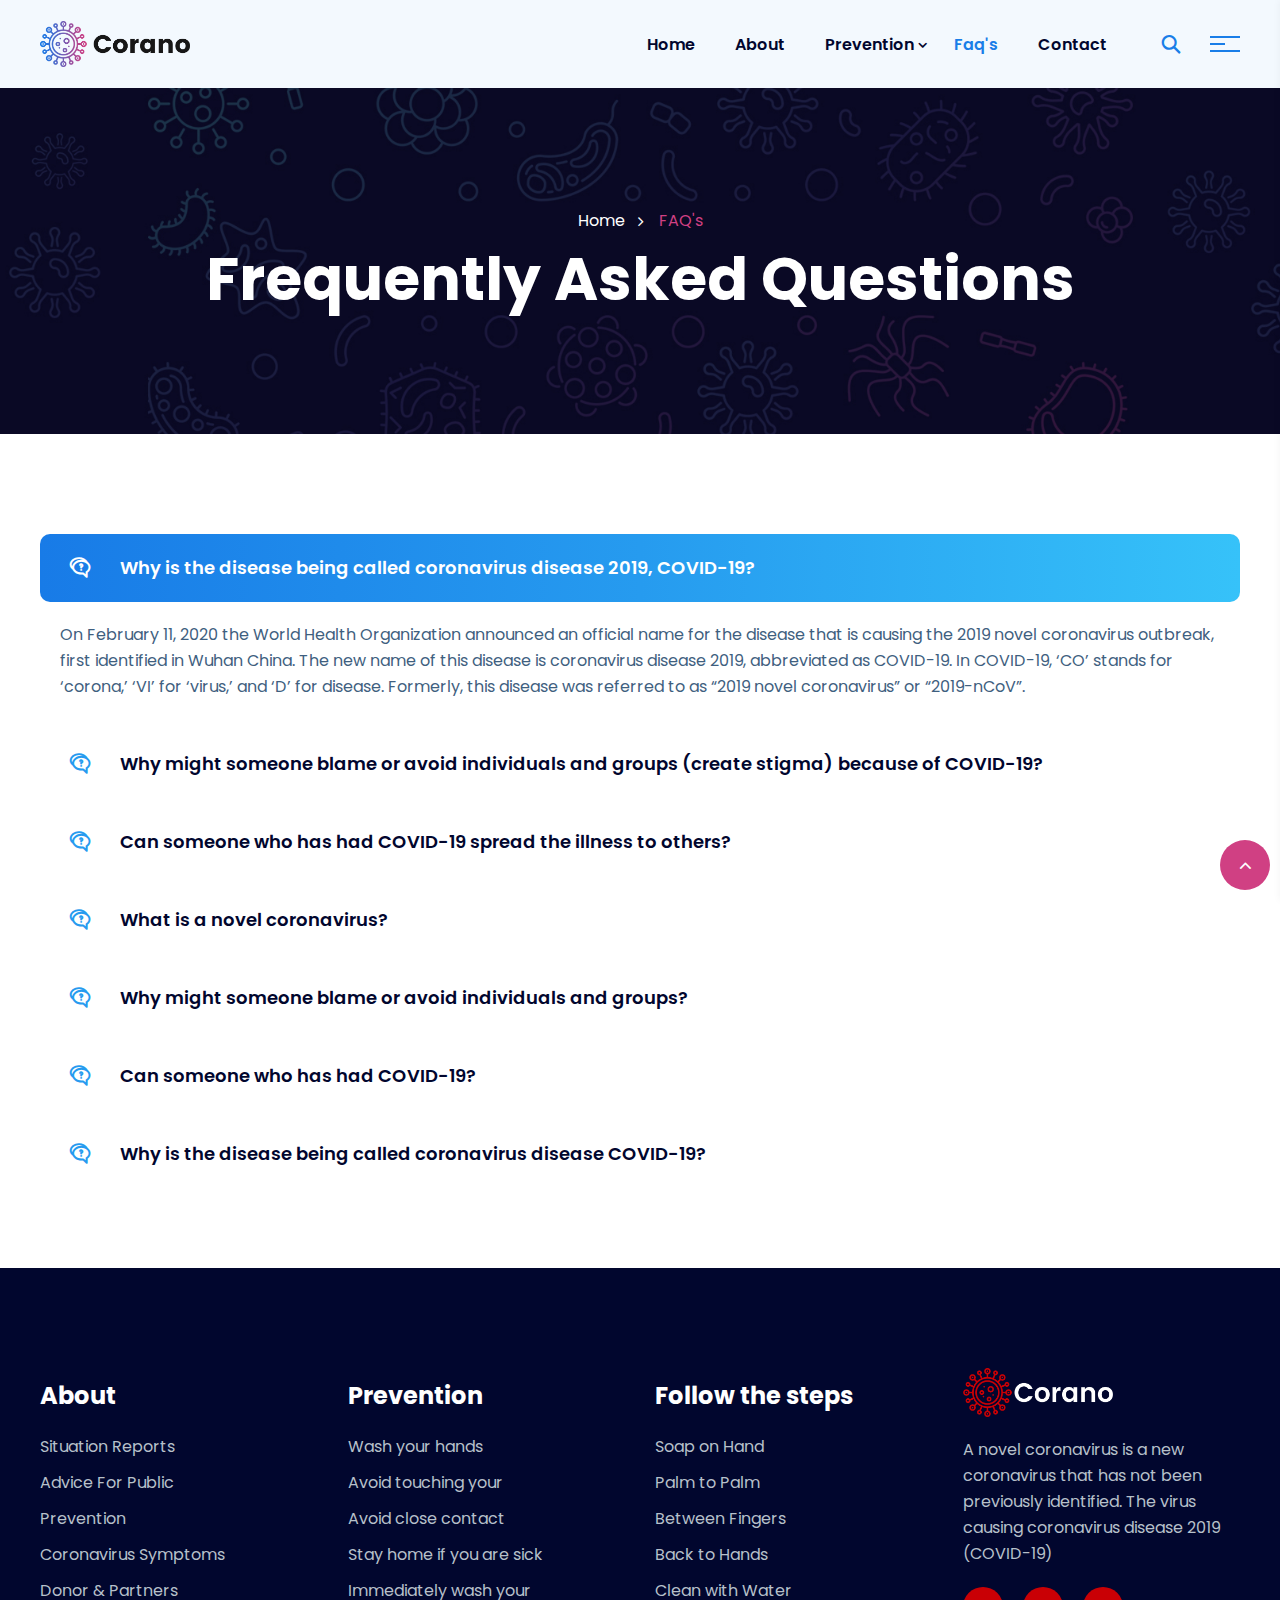
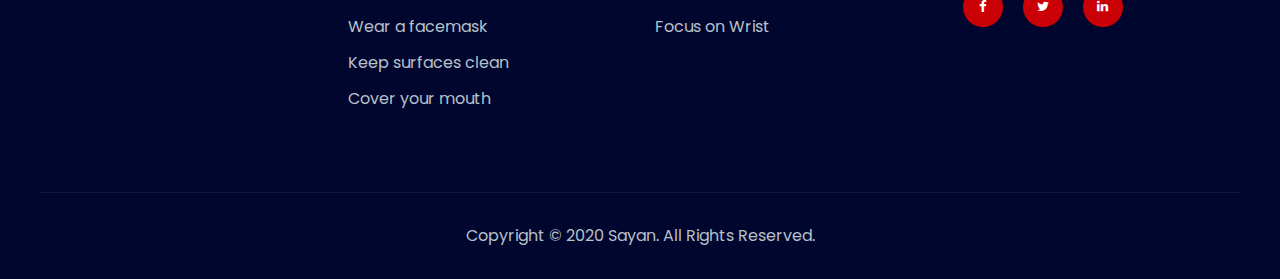
<file: faq.html>
<!DOCTYPE html>
<html lang="en">

   <head>
      <meta charset="utf-8">
      <meta name="title" content="Corona">
      <meta property="fb:app_id" content="312" />
      <meta property="og:type" content="Corona" />
      <meta property="og:url" content="https://bloggingmetrics.com/" />
      <meta property="og:title" content="Corona">
      <meta property="og:image" content="assets/image/favicon-32x32.png">
      <meta property="og:description" content="Corona Project | By Sayan Dey">
      <meta name="full-screen" content="yes">
      <meta name="theme-color" content="#020018">
      <!-- Responsive -->
      <meta http-equiv="X-UA-Compatible" content="IE=edge">
      <meta name="viewport" content="width=device-width, initial-scale=1.0, maximum-scale=1.0, user-scalable=0">
      <title>Corona Project | By Sayan Dey</title>
      <link rel="stylesheet" type="text/css" href="assets/css/bootstrap.min.css">
      <link rel="stylesheet" type="text/css" href="assets/css/style.css">
      <link rel="stylesheet" type="text/css" href="assets/fonts/font/flaticon.css">
      <!---------favicon--------------->
      <link rel="icon" type="image/png" href="assets/image/favicon-32x32.png" sizes="32x32">
      <link rel="icon" type="image/png" href="assets/image/favicon-16x16.png" sizes="16x16">
      <!---------favicon--------------->
   </head>

<body class="home_page_one">
   <div class="page_wapper">
      <!--Start Preloader-->
      <div class="preloader">
         <div class="preloader_box">
            <div class="loader">
               <div class="circle item0"></div>
               <div class="circle item1"></div>
               <div class="circle item2"></div>
            </div>
         </div>
      </div>
      <!--End Preloader -->
      <!--Header-->
      <header class="header_v2">
         <section class="navbar_outer">
            <div class="navbar navbar-expand-lg  bsnav bsnav-sticky bsnav-sticky-slide">
               <div class="container">
                  <a class="navbar-brand" href="index.html"><img src="assets/image/home-1-logo.png" class="img-fluid"
                        alt="img"></a>
                  <button class="navbar-toggler toggler-spring"><span class="navbar-toggler-icon"></span></button>
                  <div class="collapse navbar-collapse scroll-nav">
                     <ul class="navbar-nav navbar-mobile navbar_left  ml-auto" id="nav">
                        <li class="nav-item nav_item">
                           <a class="nav-link link_hd" href="/index.html"> Home </a>
                        </li>
                        <li class="nav-item nav_item"><a class="nav-link link_hd" href="about.html">About </a></li>
                        <li class="nav-item nav_item dropdown">
                           <a class="nav-link link_hd" href="#"> Prevention </a>
                           <ul class="navbar-nav submenu">
                              <li class="nav-item"><a class="nav-link" href="prevention.html">Prevention</a></li>
                              <li class="nav-item"><a class="nav-link" href="prevention-single.html">Prevention
                                    Detail</a></li>
                           </ul>
                        </li>
                        <li class="nav-item nav_item"><a class="nav-link link_hd" href="faq.html">Faq's</a></li>
                        <li class="nav-item nav_item"><a class="nav-link link_hd" href="contact.html">Contact</a></li>
                     </ul>
                     <ul class="navbar-nav navbar-mobile navbar_right">
                        <li class="nav-item  dropdown">
                           <a href="#" class="topbar-one__search search-popup__toggler"><i
                                 class="flaticon-search icon"></i></a>
                        </li>
                        <li class="nav-item  dropdown">
                           <!-- /.site-header__cart -->
                           <a href="#" class="site-header__sidemenu-nav side-menu__toggler">
                              <span class="site-header__sidemenu-nav-line"></span>
                              <!-- /.site-header__sidemenu-nav-line -->
                              <span class="site-header__sidemenu-nav-line"></span>
                              <!-- /.site-header__sidemenu-nav-line -->
                              <span class="site-header__sidemenu-nav-line"></span>
                              <!-- /.site-header__sidemenu-nav-line -->
                              <!-- /.site-header__sidemenu -->
                           </a>
                        </li>
                     </ul>
                  </div>
               </div>
            </div>
         </section>
      </header>
      <!--Header-->
      <!------main-content------>
      <main class="main-content">
         <section class="page_title">
            <div class="container">
               <div class="row">
                  <div class="col-lg-12 d-flex">
                     <div class="content_box">
                        <ul class="bread_crumb text-center">
                           <li class="bread_crumb-item"><a href="#">Home</a></li>
                           <li class="bread_crumb-item active"> FAQ's</li>
                        </ul>
                        <h1>Frequently Asked Questions</h1>
                     </div>
                  </div>
               </div>
            </div>
         </section>
         <!--------doctors-------->
         <section class="faq_all">
            <div class="container">
               <div class="row">
                  <div class="col-lg-12">
                     <div id="accordiontwo">
                        <div class="card faq_box type_one">
                           <div class="card-header" id="headingOne">
                              <h5 class="mb-0">
                                 <button class="faq_btn" data-toggle="collapse" data-target="#collapseOne"
                                    aria-expanded="true" aria-controls="collapseOne">
                                    Why is the disease being called coronavirus disease 2019, COVID-19?<span
                                       class="flaticon-question-2 faq_icon"></span>
                                 </button>
                              </h5>
                           </div>
                           <div id="collapseOne" class="collapse show" aria-labelledby="headingOne"
                              data-parent="#accordiontwo">
                              <div class="card-body">
                                 On February 11, 2020 the World Health Organization announced an official name for the
                                 disease that is causing the 2019 novel coronavirus outbreak, first identified in Wuhan
                                 China. The new name of this disease is coronavirus disease 2019, abbreviated as
                                 COVID-19. In COVID-19, ‘CO’ stands for ‘corona,’ ‘VI’ for ‘virus,’ and ‘D’ for disease.
                                 Formerly, this disease was referred to as “2019 novel coronavirus” or “2019-nCoV”.
                              </div>
                           </div>
                        </div>
                        <div class="card faq_box type_one">
                           <div class="card-header" id="headingTwo">
                              <h5 class="mb-0">
                                 <button class="faq_btn collapsed" data-toggle="collapse" data-target="#collapseTwo"
                                    aria-expanded="false" aria-controls="collapseTwo">
                                    Why might someone blame or avoid individuals and groups (create stigma) because of
                                    COVID-19?<span class="flaticon-question-2 faq_icon"></span>
                                 </button>
                              </h5>
                           </div>
                           <div id="collapseTwo" class="collapse" aria-labelledby="headingTwo"
                              data-parent="#accordiontwo">
                              <div class="card-body">
                                 Anim pariatur cliche reprehenderit, enim eiusmod high life accusamus terry richardson
                                 ad squid. 3 wolf moon officia aute, non cupidatat skateboard dolor brunch. Food truck
                                 quinoa nesciunt laborum eiusmod. Brunch 3 wolf moon tempor, sunt aliqua put a bird
                                 on it squid single-origin coffee nulla assumenda shoreditch et. Nihil anim keffiyeh
                                 helvetica, craft beer labore wes anderson cred nesciunt sapiente ea proident. Ad vegan
                                 excepteur butcher vice lomo. Leggings
                                 occaecat craft beer farm-to-table, raw denim aesthetic synth nesciunt you probably
                                 haven't heard of them accusamus labore sustainable VHS.
                              </div>
                           </div>
                        </div>
                        <div class="card faq_box type_one">
                           <div class="card-header" id="headingThree">
                              <h5 class="mb-0">
                                 <button class="faq_btn collapsed" data-toggle="collapse" data-target="#collapseThree"
                                    aria-expanded="false" aria-controls="collapseThree">
                                    Can someone who has had COVID-19 spread the illness to others?<span
                                       class="flaticon-question-2 faq_icon"></span>
                                 </button>
                              </h5>
                           </div>
                           <div id="collapseThree" class="collapse" aria-labelledby="headingThree"
                              data-parent="#accordiontwo">
                              <div class="card-body">
                                 Anim pariatur cliche reprehenderit, enim eiusmod high life accusamus terry richardson
                                 ad squid. 3 wolf moon officia aute, non cupidatat skateboard dolor brunch. Food truck
                                 quinoa nesciunt laborum eiusmod. Brunch 3 wolf moon tempor, sunt aliqua put a bird
                                 on it squid single-origin coffee nulla assumenda shoreditch et. Nihil anim keffiyeh
                                 helvetica, craft beer labore wes anderson cred nesciunt sapiente ea proident. Ad vegan
                                 excepteur butcher vice lomo. Leggings
                                 occaecat craft beer farm-to-table, raw denim aesthetic synth nesciunt you probably
                                 haven't heard of them accusamus labore sustainable VHS.
                              </div>
                           </div>
                        </div>
                        <div class="card faq_box type_one">
                           <div class="card-header" id="headingfour">
                              <h5 class="mb-0">
                                 <button class="faq_btn collapsed" data-toggle="collapse" data-target="#faqstyleone"
                                    aria-expanded="true" aria-controls="faqstyleone">
                                    What is a novel coronavirus? <span class="flaticon-question-2 faq_icon"></span>
                                 </button>
                              </h5>
                           </div>
                           <div id="faqstyleone" class="collapse " aria-labelledby="headingfour"
                              data-parent="#accordiontwo">
                              <div class="card-body">
                                 A novel coronavirus is a new coronavirus that has not been previously identified. The
                                 virus causing coronavirus disease 2019 (COVID-19), is not the same as the coronaviruses
                                 that commonly circulate among humans and cause mild illness, like the common
                                 cold.
                              </div>
                           </div>
                        </div>
                        <div class="card faq_box type_one">
                           <div class="card-header" id="headingfive">
                              <h5 class="mb-0">
                                 <button class="faq_btn collapsed" data-toggle="collapse" data-target="#faqstyletwotwo"
                                    aria-expanded="false" aria-controls="faqstyletwotwo">
                                    Why might someone blame or avoid individuals and groups? <span
                                       class="flaticon-question-2 faq_icon"></span>
                                 </button>
                              </h5>
                           </div>
                           <div id="faqstyletwotwo" class="collapse" aria-labelledby="headingfive"
                              data-parent="#accordiontwo">
                              <div class="card-body">
                                 Anim pariatur cliche reprehenderit, enim eiusmod high life accusamus terry richardson
                                 ad squid.
                              </div>
                           </div>
                        </div>
                        <div class="card faq_box type_one">
                           <div class="card-header" id="headingsix">
                              <h5 class="mb-0">
                                 <button class="faq_btn collapsed" data-toggle="collapse" data-target="#faqstylethree"
                                    aria-expanded="false" aria-controls="faqstylethree">
                                    Can someone who has had COVID-19? <span class="flaticon-question-2 faq_icon"></span>
                                 </button>
                              </h5>
                           </div>
                           <div id="faqstylethree" class="collapse" aria-labelledby="headingsix"
                              data-parent="#accordiontwo">
                              <div class="card-body">
                                 Anim pariatur cliche reprehenderit, enim eiusmod high life accusamus terry richardson
                                 ad squid.
                              </div>
                           </div>
                        </div>
                        <div class="card faq_box type_one">
                           <div class="card-header" id="headingseven">
                              <h5 class="mb-0">
                                 <button class="faq_btn collapsed" data-toggle="collapse" data-target="#faqstyletwofour"
                                    aria-expanded="false" aria-controls="faqstyletwofour">
                                    Why is the disease being called coronavirus disease COVID-19? <span
                                       class="flaticon-question-2 faq_icon"></span>
                                 </button>
                              </h5>
                           </div>
                           <div id="faqstyletwofour" class="collapse" aria-labelledby="headingseven"
                              data-parent="#accordiontwo">
                              <div class="card-body">
                                 Anim pariatur cliche reprehenderit, enim eiusmod high life accusamus terry richardson
                                 ad squid.
                              </div>
                           </div>
                        </div>
                     </div>
                  </div>
               </div>
            </div>
         </section>
         <section class="footer type_three">
            <div class="container">
               <div class="row">
                  <div class="col-lg-3 col-xs-12">
                     <div class="footer_widgets type_three">
                        <h3 class="widgets_title">About</h3>
                        <div class="inner_widgets">
                           <ul class="links">
                              <li><a href="#">Situation Reports</a></li>
                              <li><a href="#">Advice For Public</a></li>
                              <li><a href="#">Prevention</a></li>
                              <li><a href="#">Coronavirus Symptoms</a></li>
                              <li><a href="#">Donor & Partners</a></li>
                           </ul>
                        </div>
                     </div>
                  </div>
                  <div class="col-lg-3 col-md-4 col-sm-6 col-xs-12">
                     <div class="footer_widgets type_three">
                        <h3 class="widgets_title">Prevention</h3>
                        <div class="inner_widgets">
                           <ul class="links">
                              <li><a href="#">Wash your hands</a></li>
                              <li><a href="#">Avoid touching your</a></li>
                              <li><a href="#">Avoid close contact</a></li>
                              <li><a href="#">Stay home if you are sick</a></li>
                              <li><a href="#">Immediately wash your </a></li>
                              <li><a href="#">Wear a facemask</a></li>
                              <li><a href="#">Keep surfaces clean</a></li>
                              <li><a href="#">Cover your mouth </a></li>
                           </ul>
                        </div>
                     </div>
                  </div>
                  <div class="col-lg-3 col-md-4 col-sm-6 col-xs-12">
                     <div class="footer_widgets type_three">
                        <h3 class="widgets_title">Follow the steps</h3>
                        <div class="inner_widgets">
                           <ul class="links">
                              <li><a href="#"> Soap on Hand</a></li>
                              <li><a href="#"> Palm to Palm</a></li>
                              <li><a href="#"> Between Fingers</a></li>
                              <li><a href="#"> Back to Hands</a></li>
                              <li><a href="#"> Clean with Water</a></li>
                              <li><a href="#">Focus on Wrist</a></li>
                           </ul>
                        </div>
                     </div>
                  </div>
                  <div class="col-lg-3 col-md-4 col-sm-6 col-xs-12">
                     <div class="footer_widgets type_three">
                        <h3 class="widgets_title logo">
                           <a href="index.html"><img src="assets/image/home-3-logo-white.png" class="img-fluid"
                                 alt="logo" /></a>
                        </h3>
                        <div class="inner_widgets">
                           <p>A novel coronavirus is a new coronavirus that has not been previously identified. The
                              virus causing coronavirus disease 2019 (COVID-19)</p>
                           <div class="social_media_icon">
                              <ul class="clearfix">
                                 <li>
                                    <a href="#" class="has-tooltip">
                                       <span class="fa fa-facebook"></span>
                                       <div class="c-tooltip">
                                          <div class="tooltip-inner">Facebook</div>
                                       </div>
                                    </a>
                                 </li>
                                 <li>
                                    <a href="#" class="has-tooltip">
                                       <span class="fa fa-twitter"></span>
                                       <div class="c-tooltip">
                                          <div class="tooltip-inner">Twitter</div>
                                       </div>
                                    </a>
                                 </li>
                                 <li>
                                    <a href="#" class="has-tooltip">
                                       <span class="fa fa-linkedin"></span>
                                       <div class="c-tooltip">
                                          <div class="tooltip-inner">Linkedin</div>
                                       </div>
                                    </a>
                                 </li>
                              </ul>
                           </div>
                        </div>
                     </div>
                  </div>
               </div>
               <div class="footer_last type_three">
                  <div class="row">
                     <div class="col-lg-12 text-center">
                        <p>Copyright © 2020 Sayan. All Rights Reserved.</p>
                     </div>
                  </div>
               </div>
            </div>
         </section>
         <!-------------main-centent-end--------------->
      </main>
      <!-------------pagewapper-end--------------->
   </div>
   <!--Scroll to top-->
   <a href="# " id="scroll" class="default-bg " style="display: inline;"><span class="fa fa-angle-up "></span></a>
   <!---------mbile-navbar----->
   <div class="bsnav-mobile ">
      <div class="bsnav-mobile-overlay"></div>
      <div class="navbar ">
         <button class="navbar-toggler toggler-spring mobile-toggler"><span class="fa fa-close "></span></button>
      </div>
   </div>
   <!---------mbile-navbar----->
   <!-- /.side-menu__block -->
   <div class="side-menu__block">
      <div class="side-menu__block-overlay custom-cursor__overlay">
         <div class="cursor "></div>
         <div class="cursor-follower"></div>
      </div>
      <!-- /.side-menu__block-overlay -->
      <div class="side-menu__block-inner">
         <div class="row ">
            <div class="col-lg-12 ">
               <div class="logo_site ">
                  <a href="index.html "><img src="assets/image/home-1-logo.png" alt="logo " /></a>
               </div>
               <div class="side-menu__block-contact ">
                  <h2>Quick Online Consultancy Only on Few Minutes</h2>
                  <div class="form_outer ">
                     <form>
                        <div class="from_group ">
                           <input type="text" name="name" placeholder="Name " />
                        </div>
                        <div class="from_group ">
                           <input type="email" name="email" placeholder="Email " />
                        </div>
                        <div class="from_group">
                           <input type="text" name="phone" placeholder="Phone " />
                        </div>
                        <div class="from_group">
                           <textarea rows="4" placeholder="Share Your Thoughts "></textarea>
                        </div>
                        <div class="from_group ">
                           <button class="theme_btn tp_two" type="submit">Contact Us</button>
                        </div>
                     </form>
                  </div>
               </div>
               <!-- /.side-menu__block-contact -->
               <div class="side-menu__block-contact">
                  <h3 class="side-menu__block__title">Contact Us</h3>
                  <!-- /.side-menu__block__title -->
                  <ul class="side-menu__block-contact__list">
                     <li class="side-menu__block-contact__list-item">
                        <i class="fa fa-map-marker"></i> Mirzapur, Singur-Gangadharpur Road, Hooghly, WB (712409) India.
                     </li>
                     <!-- /.side-menu__block-contact__list-item -->
                     <li class="side-menu__block-contact__list-item">
                        <i class="fa fa-phone"></i>
                        <a href="tel:526-236-895-4732">(+91) 7044577101</a>
                     </li>
                     <!-- /.side-menu__block-contact__list-item -->
                     <li class="side-menu__block-contact__list-item">
                        <i class="fa fa-envelope"></i>
                        <a href="mailto:example@mail.com">roboticsayan@mail.com</a>
                     </li>
                     <!-- /.side-menu__block-contact__list-item -->
                     <li class="side-menu__block-contact__list-item">
                        <i class="fa fa-clock-o"></i> Week Days: 09.00 to 18.00 Sunday: Closed
                     </li>
                     <!-- /.side-menu__block-contact__list-item -->
                  </ul>
                  <!-- /.side-menu__block-contact__list -->
               </div>
               <!-- /.side-menu__block-contact -->
               <p class="side-menu__block__text site-footer__copy-text "><a href="# ">corano</a> <i
                     class="fa fa-copyright "></i> 2020 All Right Reserved</p>
            </div>
         </div>
         <!-- /.side-menu__block-inner -->
      </div>
   </div>
   <!-- /.side-menu__block -->
   <!-- /.search-popup -->
   <div class="search-popup">
      <div class="search-popup__overlay custom-cursor__overlay">
         <div class="cursor "></div>
         <div class="cursor-follower "></div>
      </div>
      <!-- /.search-popup__overlay -->
      <div class="search-popup__inner ">
         <form action="# " class="search-popup__form ">
            <input type="text" name="search" placeholder="Type here to Search.... ">
            <button type="submit"><i class="flaticon-magnifying-glass "></i></button>
         </form>
      </div>
      <!-- /.search-popup__inner -->
   </div>
   <!-- /.search-popup -->
   <!-----------------------------------script-------------------------------------->
   <script src="assets/js/jquery.js "></script>
   <script src="assets/js/popper.min.js "></script>
   <script src="assets/js/bootstrap.min.js "></script>
   <script src="assets/js/bsnav.min.js "></script>
   <script src="assets/js/jquery-ui.js "></script>

   <script src="assets/js/wow.js "></script>
   <script src="assets/js/owl.js "></script>
   <script src="assets/js/odometer.min.js "></script>
   <script src="assets/js/TweenMax.min.js "></script>
   <script src="assets/js/validator.min.js "></script>
   <script src="assets/js/appear.js "></script>
   <script src="assets/js/moment.js "></script>
   <script src="assets/js/jquery.flexslider-min.js"></script>
   <script src="assets/js/pagenav.js"></script>
   <script src="assets/js/custom.js "></script>
</body>

</html>
</file>
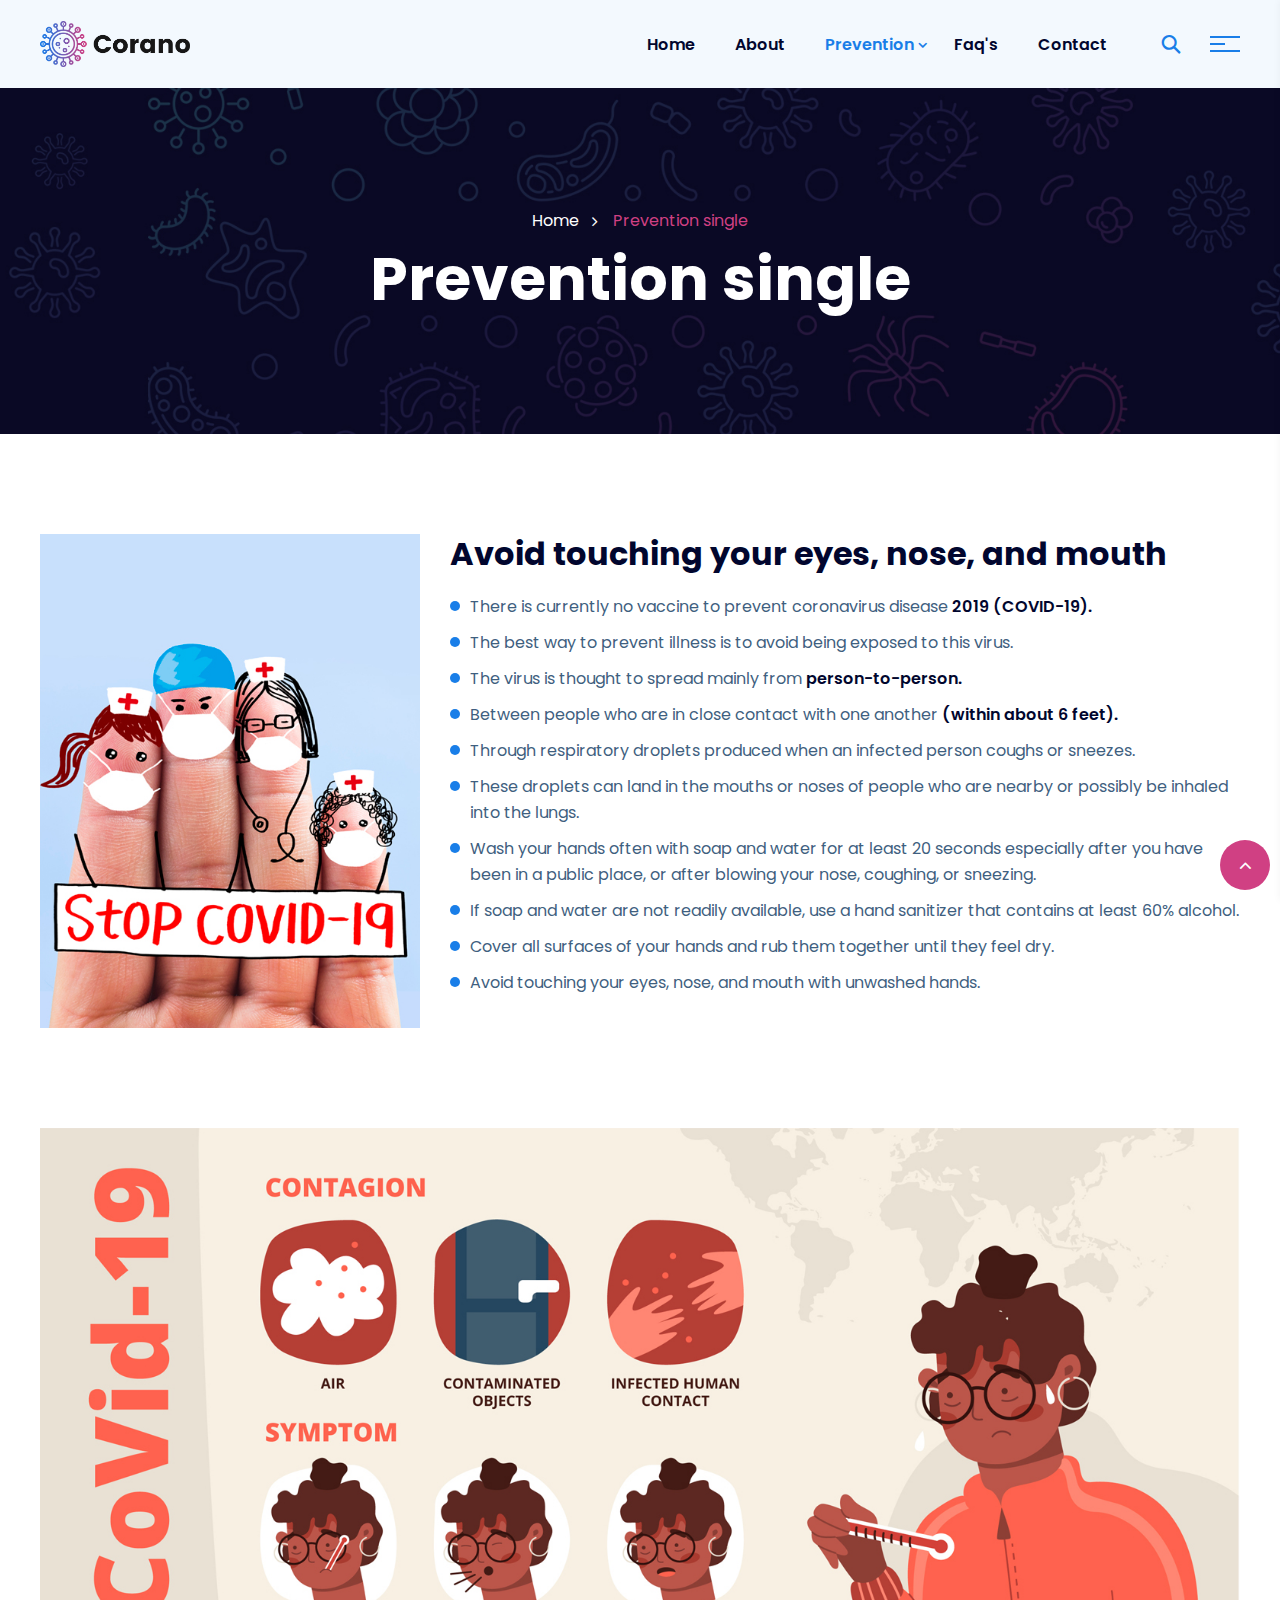
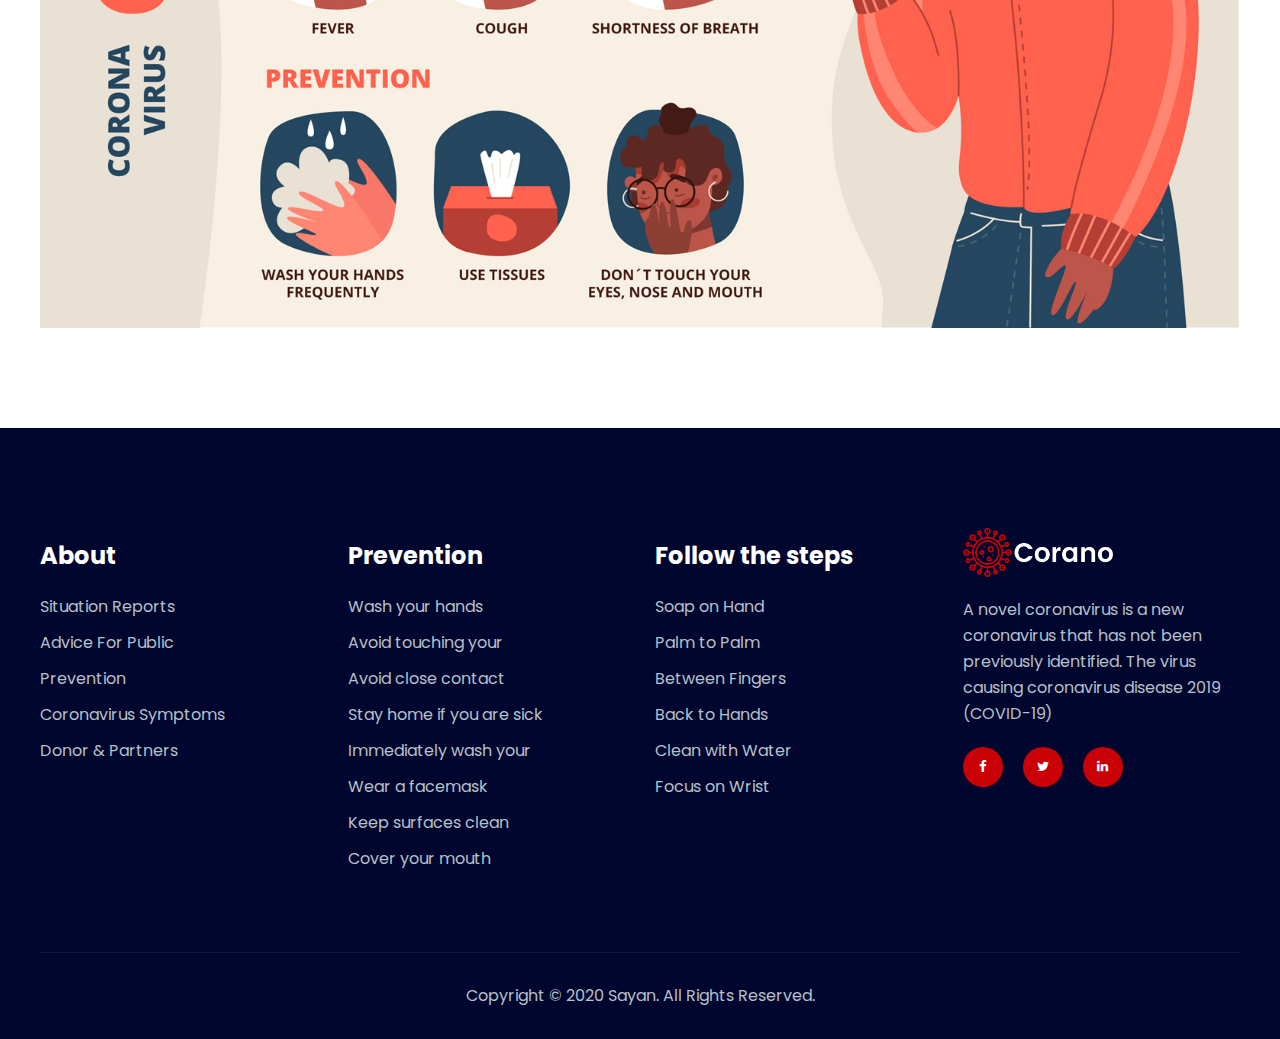
<file: prevention-single.html>
<!DOCTYPE html>
<html lang="en">

<head>
   <meta charset="utf-8">
   <meta name="title" content="Corona">
   <meta property="fb:app_id" content="312" />
   <meta property="og:type" content="Corona" />
   <meta property="og:url" content="https://bloggingmetrics.com/" />
   <meta property="og:title" content="Corona">
   <meta property="og:image" content="assets/image/favicon-32x32.png">
   <meta property="og:description" content="Corona Project | By Sayan Dey">
   <meta name="full-screen" content="yes">
   <meta name="theme-color" content="#020018">
   <!-- Responsive -->
   <meta http-equiv="X-UA-Compatible" content="IE=edge">
   <meta name="viewport" content="width=device-width, initial-scale=1.0, maximum-scale=1.0, user-scalable=0">
   <title>Corona Project | By Sayan Dey</title>
   <link rel="stylesheet" type="text/css" href="assets/css/bootstrap.min.css">
   <link rel="stylesheet" type="text/css" href="assets/css/style.css">
   <link rel="stylesheet" type="text/css" href="assets/fonts/font/flaticon.css">
   <!---------favicon--------------->
   <link rel="icon" type="image/png" href="assets/image/favicon-32x32.png" sizes="32x32">
   <link rel="icon" type="image/png" href="assets/image/favicon-16x16.png" sizes="16x16">
   <!---------favicon--------------->
</head>

<body class="home_page_one">
   <div class="page_wapper">
      <!--Start Preloader-->
      <div class="preloader">
         <div class="preloader_box">
            <div class="loader">
               <div class="circle item0"></div>
               <div class="circle item1"></div>
               <div class="circle item2"></div>
            </div>
         </div>
      </div>
      <!--End Preloader -->
      <!--Header-->
      <header class="header_v2">
         <section class="navbar_outer">
            <div class="navbar navbar-expand-lg  bsnav bsnav-sticky bsnav-sticky-slide">
               <div class="container">
                  <a class="navbar-brand" href="index.html"><img src="assets/image/home-1-logo.png" class="img-fluid"
                        alt="img"></a>
                  <button class="navbar-toggler toggler-spring"><span class="navbar-toggler-icon"></span></button>
                  <div class="collapse navbar-collapse scroll-nav">
                     <ul class="navbar-nav navbar-mobile navbar_left  ml-auto" id="nav">
                        <li class="nav-item nav_item">
                           <a class="nav-link link_hd" href="/index.html"> Home </a>
                        </li>
                        <li class="nav-item nav_item"><a class="nav-link link_hd" href="about.html">About </a></li>
                        <li class="nav-item nav_item dropdown">
                           <a class="nav-link link_hd" href="#"> Prevention </a>
                           <ul class="navbar-nav submenu">
                              <li class="nav-item"><a class="nav-link" href="prevention.html">Prevention</a></li>
                              <li class="nav-item"><a class="nav-link" href="prevention-single.html">Prevention
                                    Detail</a></li>
                           </ul>
                        </li>
                        <li class="nav-item nav_item"><a class="nav-link link_hd" href="faq.html">Faq's</a></li>
                        <li class="nav-item nav_item"><a class="nav-link link_hd" href="contact.html">Contact</a></li>
                     </ul>
                     <ul class="navbar-nav navbar-mobile navbar_right">
                        <li class="nav-item  dropdown">
                           <a href="#" class="topbar-one__search search-popup__toggler"><i
                                 class="flaticon-search icon"></i></a>
                        </li>
                        <li class="nav-item  dropdown">
                           <!-- /.site-header__cart -->
                           <a href="#" class="site-header__sidemenu-nav side-menu__toggler">
                              <span class="site-header__sidemenu-nav-line"></span>
                              <!-- /.site-header__sidemenu-nav-line -->
                              <span class="site-header__sidemenu-nav-line"></span>
                              <!-- /.site-header__sidemenu-nav-line -->
                              <span class="site-header__sidemenu-nav-line"></span>
                              <!-- /.site-header__sidemenu-nav-line -->
                              <!-- /.site-header__sidemenu -->
                           </a>
                        </li>
                     </ul>
                  </div>
               </div>
            </div>
         </section>
      </header>
      <!--Header-->
      <!------main-content------>
      <main class="main-content">
         <section class="page_title">
            <div class="container">
               <div class="row">
                  <div class="col-lg-12 d-flex">
                     <div class="content_box">
                        <ul class="bread_crumb text-center">
                           <li class="bread_crumb-item"><a href="#">Home</a></li>
                           <li class="bread_crumb-item active"> Prevention single</li>
                        </ul>
                        <h1>Prevention single</h1>
                     </div>
                  </div>
               </div>
            </div>
         </section>
         <!--------Checkout-------->
         <section class="prevention_single">
            <div class="container">
               <div class="row">
                  <div class="col-lg-4">
                     <div class="image_box">
                        <img src="assets/image/resources/prevention-single.jpg" class="img-fluid" alt="prevention" />
                     </div>
                  </div>
                  <div class="col-lg-8">
                     <div class="prevention_single_content">
                        <h1>Avoid touching your eyes, nose, and mouth</h1>
                        <div class="content_box">
                           <ul>
                              <li>There is currently no vaccine to prevent coronavirus disease <span>2019
                                    (COVID-19).</span></li>
                              <li> The best way to prevent illness is to avoid being exposed to this virus.</li>
                              <li> The virus is thought to spread mainly from<span> person-to-person.</span></li>
                              <li> Between people who are in close contact with one another<span> (within about 6
                                    feet).</span></li>
                              <li> Through respiratory droplets produced when an infected person coughs or sneezes.</li>
                              <li> These droplets can land in the mouths or noses of people who are nearby or possibly
                                 be inhaled into the lungs.</li>
                              <li>Wash your hands often with soap and water for at least 20 seconds especially after you
                                 have been in a public place, or after blowing your nose, coughing, or sneezing.</li>
                              <li> If soap and water are not readily available, use a hand sanitizer that contains at
                                 least 60% alcohol.</li>
                              <li> Cover all surfaces of your hands and rub them together until they feel dry.</li>
                              <li> Avoid touching your eyes, nose, and mouth with unwashed hands.</li>
                           </ul>
                        </div>
                     </div>
                  </div>
               </div>
            </div>
         </section>
         <section class="covid_19_information">
            <div class="container">
               <div class="row">
                  <div class="col-lg-12">
                     <div class="image_box">
                        <img src="assets/image/resources/cov-19-information.jpg" class="img-fluid" alt="img" />
                     </div>
                  </div>
               </div>
            </div>
         </section>
         <!--------Checkout-------->
         <section class="footer type_three">
            <div class="container">
               <div class="row">
                  <div class="col-lg-3 col-xs-12">
                     <div class="footer_widgets type_three">
                        <h3 class="widgets_title">About</h3>
                        <div class="inner_widgets">
                           <ul class="links">
                              <li><a href="#">Situation Reports</a></li>
                              <li><a href="#">Advice For Public</a></li>
                              <li><a href="#">Prevention</a></li>
                              <li><a href="#">Coronavirus Symptoms</a></li>
                              <li><a href="#">Donor & Partners</a></li>
                           </ul>
                        </div>
                     </div>
                  </div>
                  <div class="col-lg-3 col-md-4 col-sm-6 col-xs-12">
                     <div class="footer_widgets type_three">
                        <h3 class="widgets_title">Prevention</h3>
                        <div class="inner_widgets">
                           <ul class="links">
                              <li><a href="#">Wash your hands</a></li>
                              <li><a href="#">Avoid touching your</a></li>
                              <li><a href="#">Avoid close contact</a></li>
                              <li><a href="#">Stay home if you are sick</a></li>
                              <li><a href="#">Immediately wash your </a></li>
                              <li><a href="#">Wear a facemask</a></li>
                              <li><a href="#">Keep surfaces clean</a></li>
                              <li><a href="#">Cover your mouth </a></li>
                           </ul>
                        </div>
                     </div>
                  </div>
                  <div class="col-lg-3 col-md-4 col-sm-6 col-xs-12">
                     <div class="footer_widgets type_three">
                        <h3 class="widgets_title">Follow the steps</h3>
                        <div class="inner_widgets">
                           <ul class="links">
                              <li><a href="#"> Soap on Hand</a></li>
                              <li><a href="#"> Palm to Palm</a></li>
                              <li><a href="#"> Between Fingers</a></li>
                              <li><a href="#"> Back to Hands</a></li>
                              <li><a href="#"> Clean with Water</a></li>
                              <li><a href="#">Focus on Wrist</a></li>
                           </ul>
                        </div>
                     </div>
                  </div>
                  <div class="col-lg-3 col-md-4 col-sm-6 col-xs-12">
                     <div class="footer_widgets type_three">
                        <h3 class="widgets_title logo">
                           <a href="index.html"><img src="assets/image/home-3-logo-white.png" class="img-fluid"
                                 alt="logo" /></a>
                        </h3>
                        <div class="inner_widgets">
                           <p>A novel coronavirus is a new coronavirus that has not been previously identified. The
                              virus causing coronavirus disease 2019 (COVID-19)</p>
                           <div class="social_media_icon">
                              <ul class="clearfix">
                                 <li>
                                    <a href="#" class="has-tooltip">
                                       <span class="fa fa-facebook"></span>
                                       <div class="c-tooltip">
                                          <div class="tooltip-inner">Facebook</div>
                                       </div>
                                    </a>
                                 </li>
                                 <li>
                                    <a href="#" class="has-tooltip">
                                       <span class="fa fa-twitter"></span>
                                       <div class="c-tooltip">
                                          <div class="tooltip-inner">Twitter</div>
                                       </div>
                                    </a>
                                 </li>
                                 <li>
                                    <a href="#" class="has-tooltip">
                                       <span class="fa fa-linkedin"></span>
                                       <div class="c-tooltip">
                                          <div class="tooltip-inner">Linkedin</div>
                                       </div>
                                    </a>
                                 </li>
                              </ul>
                           </div>
                        </div>
                     </div>
                  </div>
               </div>
               <div class="footer_last type_three">
                  <div class="row">
                     <div class="col-lg-12 text-center">
                        <p>Copyright © 2020 Sayan. All Rights Reserved.</p>
                     </div>
                  </div>
               </div>
            </div>
         </section>
         <!-------------main-centent-end--------------->
      </main>
      <!-------------pagewapper-end--------------->
   </div>
   <!--Scroll to top-->
   <a href="# " id="scroll" class="default-bg " style="display: inline;"><span class="fa fa-angle-up "></span></a>
   <!---------mbile-navbar----->
   <div class="bsnav-mobile ">
      <div class="bsnav-mobile-overlay"></div>
      <div class="navbar ">
         <button class="navbar-toggler toggler-spring mobile-toggler"><span class="fa fa-close "></span></button>
      </div>
   </div>
   <!---------mbile-navbar----->
   <!-- /.side-menu__block -->
   <div class="side-menu__block">
      <div class="side-menu__block-overlay custom-cursor__overlay">
         <div class="cursor "></div>
         <div class="cursor-follower"></div>
      </div>
      <!-- /.side-menu__block-overlay -->
      <div class="side-menu__block-inner">
         <div class="row ">
            <div class="col-lg-12 ">
               <div class="logo_site ">
                  <a href="index.html "><img src="assets/image/home-1-logo.png" alt="logo " /></a>
               </div>
               <div class="side-menu__block-contact ">
                  <h2>Quick Online Consultancy Only on Few Minutes</h2>
                  <div class="form_outer ">
                     <form>
                        <div class="from_group ">
                           <input type="text" name="name" placeholder="Name " />
                        </div>
                        <div class="from_group ">
                           <input type="email" name="email" placeholder="Email " />
                        </div>
                        <div class="from_group ">
                           <input type="text" name="phone" placeholder="Phone " />
                        </div>
                        <div class="from_group ">
                           <textarea rows="4" placeholder="Share Your Thoughts "></textarea>
                        </div>
                        <div class="from_group ">
                           <button class="theme_btn tp_two" type="submit">Contact Us</button>
                        </div>
                     </form>
                  </div>
               </div>
               <!-- /.side-menu__block-contact -->
               <div class="side-menu__block-contact">
                  <h3 class="side-menu__block__title">Contact Us</h3>
                  <!-- /.side-menu__block__title -->
                  <ul class="side-menu__block-contact__list">
                     <li class="side-menu__block-contact__list-item">
                        <i class="fa fa-map-marker"></i> Mirzapur, Singur-Gangadharpur Road, Hooghly, WB (712409) India.
                     </li>
                     <!-- /.side-menu__block-contact__list-item -->
                     <li class="side-menu__block-contact__list-item">
                        <i class="fa fa-phone"></i>
                        <a href="tel:526-236-895-4732">(+91) 7044577101</a>
                     </li>
                     <!-- /.side-menu__block-contact__list-item -->
                     <li class="side-menu__block-contact__list-item">
                        <i class="fa fa-envelope"></i>
                        <a href="mailto:example@mail.com">roboticsayan@mail.com</a>
                     </li>
                     <!-- /.side-menu__block-contact__list-item -->
                     <li class="side-menu__block-contact__list-item">
                        <i class="fa fa-clock-o"></i> Week Days: 09.00 to 18.00 Sunday: Closed
                     </li>
                     <!-- /.side-menu__block-contact__list-item -->
                  </ul>
                  <!-- /.side-menu__block-contact__list -->
               </div>
               <!-- /.side-menu__block-contact -->
               <p class="side-menu__block__text site-footer__copy-text "><a href="# ">corano</a> <i
                     class="fa fa-copyright "></i> 2020 All Right Reserved</p>
            </div>
         </div>
         <!-- /.side-menu__block-inner -->
      </div>
   </div>
   <!-- /.side-menu__block -->
   <!-- /.search-popup -->
   <div class="search-popup">
      <div class="search-popup__overlay custom-cursor__overlay">
         <div class="cursor "></div>
         <div class="cursor-follower "></div>
      </div>
      <!-- /.search-popup__overlay -->
      <div class="search-popup__inner ">
         <form action="# " class="search-popup__form ">
            <input type="text" name="search " placeholder="Type here to Search.... ">
            <button type="submit"><i class="flaticon-magnifying-glass "></i></button>
         </form>
      </div>
      <!-- /.search-popup__inner -->
   </div>
   <!-- /.search-popup -->
   <!-----------------------------------script-------------------------------------->
   <script src="assets/js/jquery.js "></script>
   <script src="assets/js/popper.min.js "></script>
   <script src="assets/js/bootstrap.min.js "></script>
   <script src="assets/js/bsnav.min.js "></script>
   <script src="assets/js/jquery-ui.js "></script>

   <script src="assets/js/wow.js "></script>
   <script src="assets/js/owl.js "></script>
   <script src="assets/js/odometer.min.js "></script>
   <script src="assets/js/TweenMax.min.js "></script>
   <script src="assets/js/validator.min.js "></script>
   <script src="assets/js/appear.js "></script>
   <script src="assets/js/moment.js "></script>
   <script src="assets/js/jquery.flexslider-min.js"></script>
   <script src="assets/js/pagenav.js"></script>
   <script src="assets/js/custom.js "></script>
</body>

</html>
</file>
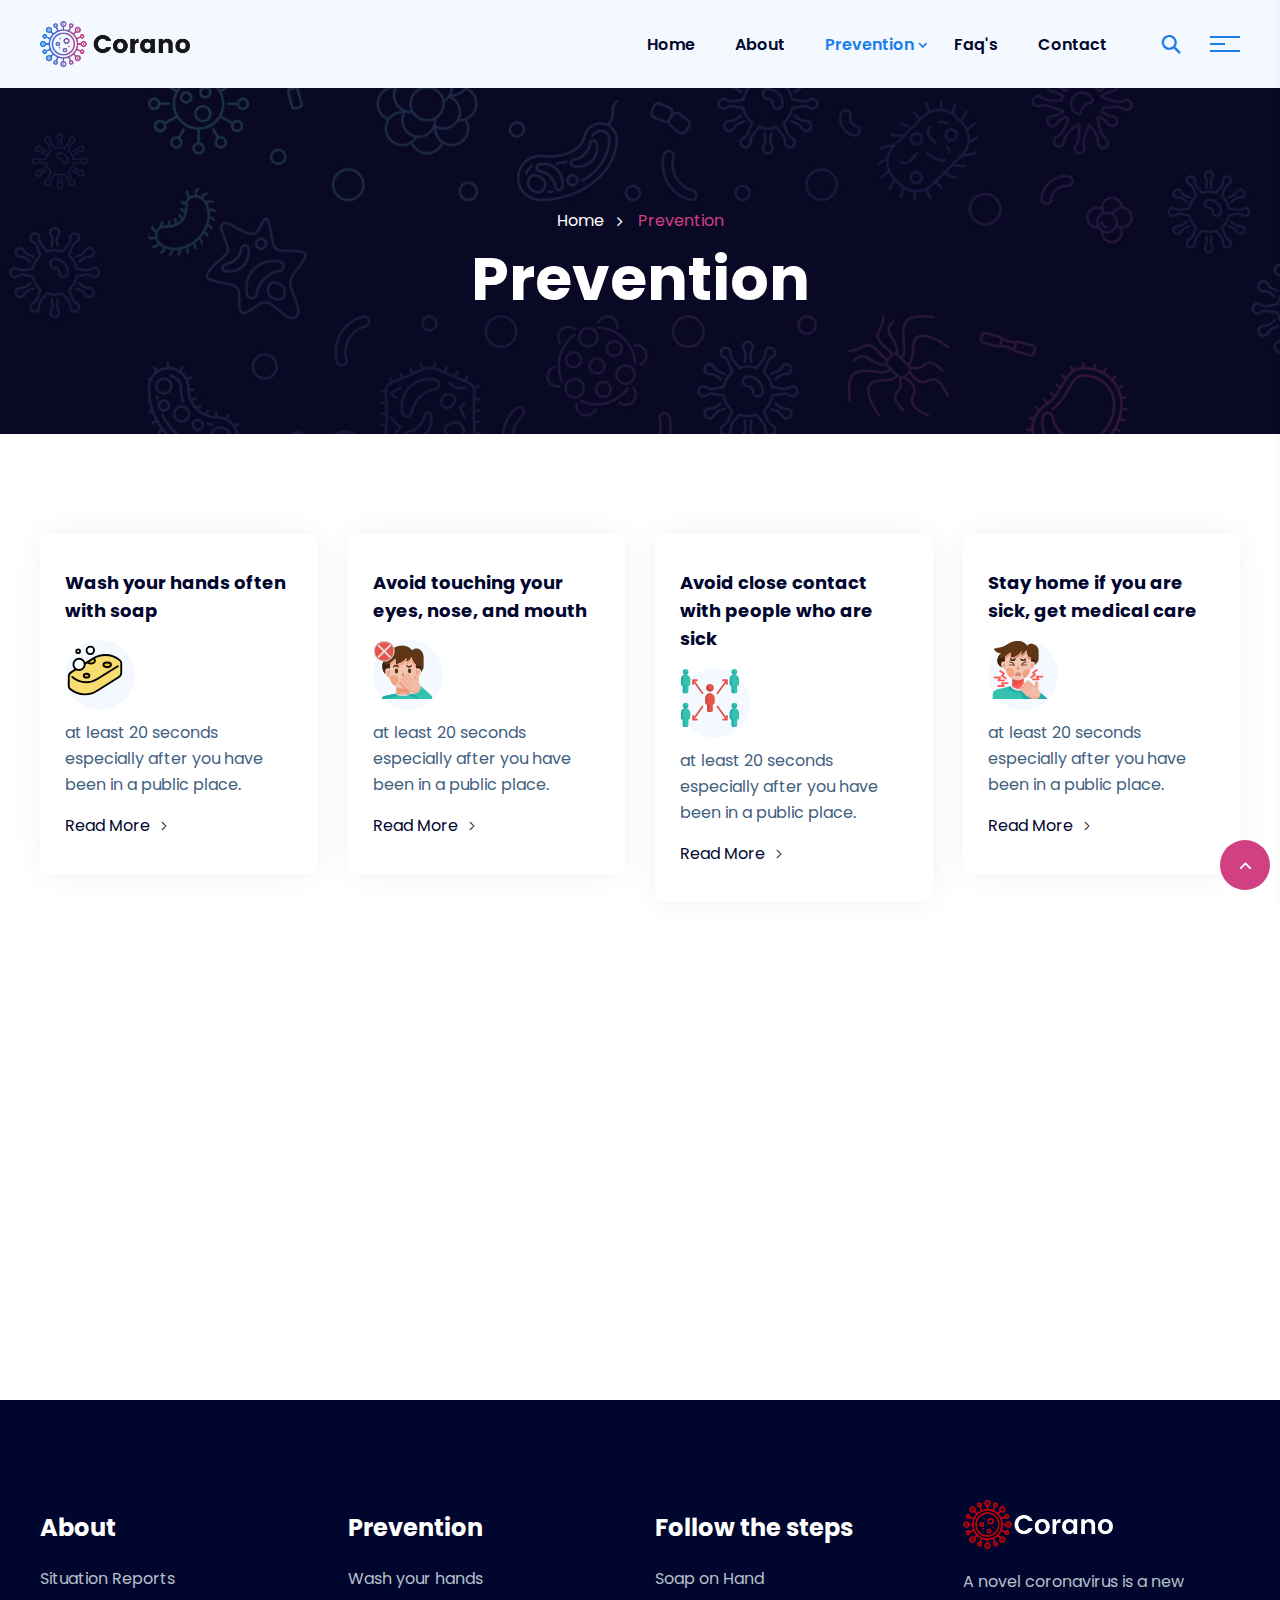
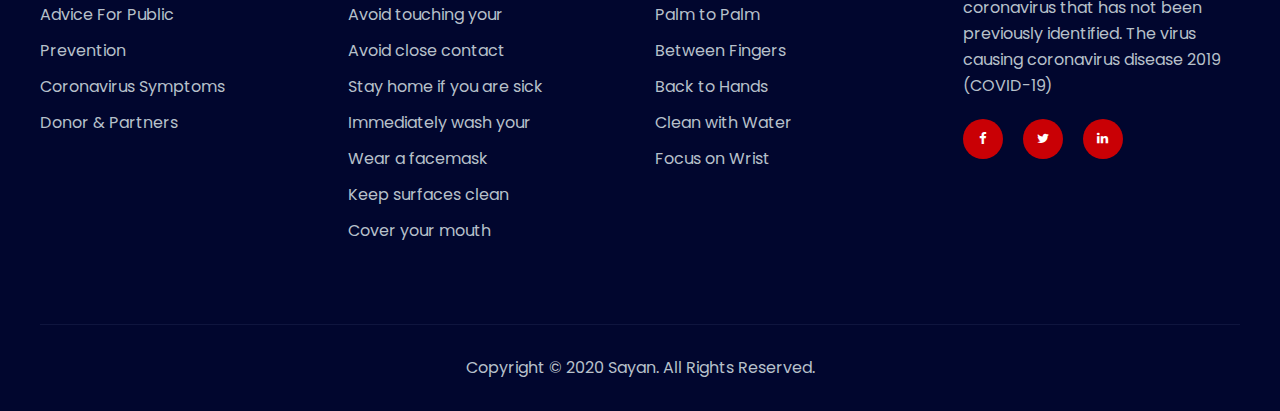
<file: prevention.html>
<!DOCTYPE html>
<html lang="en">

<head>
   <meta charset="utf-8">
   <meta name="title" content="Corona">
   <meta property="fb:app_id" content="312" />
   <meta property="og:type" content="Corona" />
   <meta property="og:url" content="https://bloggingmetrics.com/" />
   <meta property="og:title" content="Corona">
   <meta property="og:image" content="assets/image/favicon-32x32.png">
   <meta property="og:description" content="Corona Project | By Sayan Dey">
   <meta name="full-screen" content="yes">
   <meta name="theme-color" content="#020018">
   <!-- Responsive -->
   <meta http-equiv="X-UA-Compatible" content="IE=edge">
   <meta name="viewport" content="width=device-width, initial-scale=1.0, maximum-scale=1.0, user-scalable=0">
   <title>Corona Project | By Sayan Dey</title>
   <link rel="stylesheet" type="text/css" href="assets/css/bootstrap.min.css">
   <link rel="stylesheet" type="text/css" href="assets/css/style.css">
   <link rel="stylesheet" type="text/css" href="assets/fonts/font/flaticon.css">
   <!---------favicon--------------->
   <link rel="icon" type="image/png" href="assets/image/favicon-32x32.png" sizes="32x32">
   <link rel="icon" type="image/png" href="assets/image/favicon-16x16.png" sizes="16x16">
   <!---------favicon--------------->
</head>

<body class="home_page_one">
   <div class="page_wapper">
      <!--Start Preloader-->
      <div class="preloader">
         <div class="preloader_box">
            <div class="loader">
               <div class="circle item0"></div>
               <div class="circle item1"></div>
               <div class="circle item2"></div>
            </div>
         </div>
      </div>
      <!--End Preloader -->
      <!--Header-->
      <header class="header_v2">
         <section class="navbar_outer">
            <div class="navbar navbar-expand-lg  bsnav bsnav-sticky bsnav-sticky-slide">
               <div class="container">
                  <a class="navbar-brand" href="index.html"><img src="assets/image/home-1-logo.png" class="img-fluid"
                        alt="img"></a>
                  <button class="navbar-toggler toggler-spring"><span class="navbar-toggler-icon"></span></button>
                  <div class="collapse navbar-collapse scroll-nav">
                     <ul class="navbar-nav navbar-mobile navbar_left  ml-auto" id="nav">
                        <li class="nav-item nav_item">
                           <a class="nav-link link_hd" href="/index.html"> Home </a>
                        </li>
                        <li class="nav-item nav_item"><a class="nav-link link_hd" href="about.html">About </a></li>
                        <li class="nav-item nav_item dropdown">
                           <a class="nav-link link_hd" href="#"> Prevention </a>
                           <ul class="navbar-nav submenu">
                              <li class="nav-item"><a class="nav-link" href="prevention.html">Prevention</a></li>
                              <li class="nav-item"><a class="nav-link" href="prevention-single.html">Prevention
                                    Detail</a></li>
                           </ul>
                        </li>
                        <li class="nav-item nav_item"><a class="nav-link link_hd" href="faq.html">Faq's</a></li>
                        <li class="nav-item nav_item"><a class="nav-link link_hd" href="contact.html">Contact</a></li>
                     </ul>
                     <ul class="navbar-nav navbar-mobile navbar_right">
                        <li class="nav-item  dropdown">
                           <a href="#" class="topbar-one__search search-popup__toggler"><i
                                 class="flaticon-search icon"></i></a>
                        </li>
                        <li class="nav-item  dropdown">
                           <!-- /.site-header__cart -->
                           <a href="#" class="site-header__sidemenu-nav side-menu__toggler">
                              <span class="site-header__sidemenu-nav-line"></span>
                              <!-- /.site-header__sidemenu-nav-line -->
                              <span class="site-header__sidemenu-nav-line"></span>
                              <!-- /.site-header__sidemenu-nav-line -->
                              <span class="site-header__sidemenu-nav-line"></span>
                              <!-- /.site-header__sidemenu-nav-line -->
                              <!-- /.site-header__sidemenu -->
                           </a>
                        </li>
                     </ul>
                  </div>
               </div>
            </div>
         </section>
      </header>
      <!--Header-->
      <!------main-content------>
      <main class="main-content">
         <section class="page_title">
            <div class="container">
               <div class="row">
                  <div class="col-lg-12 d-flex">
                     <div class="content_box">
                        <ul class="bread_crumb text-center">
                           <li class="bread_crumb-item"><a href="#">Home</a></li>
                           <li class="bread_crumb-item active"> Prevention</li>
                        </ul>
                        <h1>Prevention</h1>
                     </div>
                  </div>
               </div>
            </div>
         </section>
         <!--------Checkout-------->
         <section class="prevention_all">
            <div class="container">
               <div class="row">
                  <div class="col-lg-3">
                     <div class="icon_box type_two wow fadeIn " data-wow-delay="00ms" data-wow-duration="1500ms">
                        <h2><a href="prevention-single.html">Wash your hands often with soap</a></h2>
                        <div class="icon_box">
                           <img src="assets/image/svg/spongewash.svg" class="img-fluid svg_icon" alt="img" />
                        </div>
                        <p>at least 20 seconds especially after you have been in a public place.</p>
                        <a href="prevention-single.html" class="read_more tp_one">Read More <span
                              class="flaticon-next "></span></a>
                     </div>
                  </div>
                  <div class="col-lg-3">
                     <div class="icon_box type_two wow fadeIn " data-wow-delay="100ms" data-wow-duration="1500ms">
                        <h2><a href="prevention-single.html">Avoid touching your eyes, nose, and mouth</a></h2>
                        <div class="icon_box">
                           <img src="assets/image/svg/man-touch.svg" class="img-fluid svg_icon" alt="img" />
                        </div>
                        <p>at least 20 seconds especially after you have been in a public place.</p>
                        <a href="prevention-single.html" class="read_more tp_one">Read More <span
                              class="flaticon-next "></span></a>
                     </div>
                  </div>
                  <div class="col-lg-3">
                     <div class="icon_box type_two wow fadeIn " data-wow-delay="200ms" data-wow-duration="1500ms">
                        <h2><a href="prevention-single.html">Avoid close contact with people who are sick</a></h2>
                        <div class="icon_box">
                           <img src="assets/image/svg/socialspreading.svg" class="img-fluid svg_icon" alt="img" />
                        </div>
                        <p>at least 20 seconds especially after you have been in a public place.</p>
                        <a href="prevention-single.html" class="read_more tp_one">Read More <span
                              class="flaticon-next "></span></a>
                     </div>
                  </div>
                  <div class="col-lg-3">
                     <div class="icon_box type_two wow fadeIn " data-wow-delay="300ms" data-wow-duration="1500ms">
                        <h2><a href="prevention-single.html">Stay home if you are sick, get medical care</a></h2>
                        <div class="icon_box">
                           <img src="assets/image/svg/sorethroat.svg" class="img-fluid svg_icon" alt="img" />
                        </div>
                        <p>at least 20 seconds especially after you have been in a public place.</p>
                        <a href="prevention-single.html" class="read_more tp_one">Read More <span
                              class="flaticon-next "></span></a>
                     </div>
                  </div>
                  <div class="col-lg-3">
                     <div class="icon_box type_two wow fadeIn " data-wow-delay="400ms" data-wow-duration="1500ms">
                        <h2><a href="prevention-single.html">Cover your mouth and nose with a tissue</a></h2>
                        <div class="icon_box">
                           <img src="assets/image/svg/masksick.svg" class="img-fluid svg_icon" alt="img" />
                        </div>
                        <p>at least 20 seconds especially after you have been in a public place.</p>
                        <a href="prevention-single.html" class="read_more tp_one">Read More <span
                              class="flaticon-next "></span></a>
                     </div>
                  </div>
                  <div class="col-lg-3">
                     <div class="icon_box type_two wow fadeIn " data-wow-delay="500ms" data-wow-duration="1500ms">
                        <h2><a href="prevention-single.html">Immediately wash your hands with water</a></h2>
                        <div class="icon_box">
                           <img src="assets/image/svg/handwashwashing.svg" class="img-fluid svg_icon" alt="img" />
                        </div>
                        <p>at least 20 seconds especially after you have been in a public place.</p>
                        <a href="prevention-single.html" class="read_more tp_one">Read More <span
                              class="flaticon-next "></span></a>
                     </div>
                  </div>
                  <div class="col-lg-3">
                     <div class="icon_box type_two wow fadeIn " data-wow-delay="600ms" data-wow-duration="1500ms">
                        <h2><a href="prevention-single.html">If you are sick: You should wear a facemask</a></h2>
                        <div class="icon_box">
                           <img src="assets/image/svg/maskmedical.svg" class="img-fluid svg_icon" alt="img" />
                        </div>
                        <p>at least 20 seconds especially after you have been in a public place.</p>
                        <a href="prevention-single.html" class="read_more tp_one">Read More <span
                              class="flaticon-next "></span></a>
                     </div>
                  </div>
                  <div class="col-lg-3">
                     <div class="icon_box type_two wow fadeIn " data-wow-delay="700ms" data-wow-duration="1500ms">
                        <h2><a href="prevention-single.html">If surfaces are dirty, clean them</a></h2>
                        <div class="icon_box">
                           <img src="assets/image/svg/object-hygiene.svg" class="img-fluid svg_icon" alt="img" />
                        </div>
                        <p>at least 20 seconds especially after you have been in a public place.</p>
                        <a href="prevention-single.html" class="read_more tp_one">Read More <span
                              class="flaticon-next "></span></a>
                     </div>
                  </div>
               </div>
            </div>
         </section>
         <!--------Checkout-------->
         <section class="footer type_three">
            <div class="container">
               <div class="row">
                  <div class="col-lg-3 col-xs-12">
                     <div class="footer_widgets type_three">
                        <h3 class="widgets_title">About</h3>
                        <div class="inner_widgets">
                           <ul class="links">
                              <li><a href="#">Situation Reports</a></li>
                              <li><a href="#">Advice For Public</a></li>
                              <li><a href="#">Prevention</a></li>
                              <li><a href="#">Coronavirus Symptoms</a></li>
                              <li><a href="#">Donor & Partners</a></li>
                           </ul>
                        </div>
                     </div>
                  </div>
                  <div class="col-lg-3 col-md-4 col-sm-6 col-xs-12">
                     <div class="footer_widgets type_three">
                        <h3 class="widgets_title">Prevention</h3>
                        <div class="inner_widgets">
                           <ul class="links">
                              <li><a href="#">Wash your hands</a></li>
                              <li><a href="#">Avoid touching your</a></li>
                              <li><a href="#">Avoid close contact</a></li>
                              <li><a href="#">Stay home if you are sick</a></li>
                              <li><a href="#">Immediately wash your </a></li>
                              <li><a href="#">Wear a facemask</a></li>
                              <li><a href="#">Keep surfaces clean</a></li>
                              <li><a href="#">Cover your mouth </a></li>
                           </ul>
                        </div>
                     </div>
                  </div>
                  <div class="col-lg-3 col-md-4 col-sm-6 col-xs-12">
                     <div class="footer_widgets type_three">
                        <h3 class="widgets_title">Follow the steps</h3>
                        <div class="inner_widgets">
                           <ul class="links">
                              <li><a href="#"> Soap on Hand</a></li>
                              <li><a href="#"> Palm to Palm</a></li>
                              <li><a href="#"> Between Fingers</a></li>
                              <li><a href="#"> Back to Hands</a></li>
                              <li><a href="#"> Clean with Water</a></li>
                              <li><a href="#">Focus on Wrist</a></li>
                           </ul>
                        </div>
                     </div>
                  </div>
                  <div class="col-lg-3 col-md-4 col-sm-6 col-xs-12">
                     <div class="footer_widgets type_three">
                        <h3 class="widgets_title logo">
                           <a href="index.html"><img src="assets/image/home-3-logo-white.png" class="img-fluid"
                                 alt="logo" /></a>
                        </h3>
                        <div class="inner_widgets">
                           <p>A novel coronavirus is a new coronavirus that has not been previously identified. The
                              virus causing coronavirus disease 2019 (COVID-19)</p>
                           <div class="social_media_icon">
                              <ul class="clearfix">
                                 <li>
                                    <a href="#" class="has-tooltip">
                                       <span class="fa fa-facebook"></span>
                                       <div class="c-tooltip">
                                          <div class="tooltip-inner">Facebook</div>
                                       </div>
                                    </a>
                                 </li>
                                 <li>
                                    <a href="#" class="has-tooltip">
                                       <span class="fa fa-twitter"></span>
                                       <div class="c-tooltip">
                                          <div class="tooltip-inner">Twitter</div>
                                       </div>
                                    </a>
                                 </li>
                                 <li>
                                    <a href="#" class="has-tooltip">
                                       <span class="fa fa-linkedin"></span>
                                       <div class="c-tooltip">
                                          <div class="tooltip-inner">Linkedin</div>
                                       </div>
                                    </a>
                                 </li>
                              </ul>
                           </div>
                        </div>
                     </div>
                  </div>
               </div>
               <div class="footer_last type_three">
                  <div class="row">
                     <div class="col-lg-12 text-center">
                        <p>Copyright © 2020 Sayan. All Rights Reserved.</p>
                     </div>
                  </div>
               </div>
            </div>
         </section>
         <!-------------main-centent-end--------------->
      </main>
      <!-------------pagewapper-end--------------->
   </div>
   <!--Scroll to top-->
   <a href="# " id="scroll" class="default-bg " style="display: inline;"><span class="fa fa-angle-up "></span></a>
   <!---------mbile-navbar----->
   <div class="bsnav-mobile ">
      <div class="bsnav-mobile-overlay"></div>
      <div class="navbar ">
         <button class="navbar-toggler toggler-spring mobile-toggler"><span class="fa fa-close "></span></button>
      </div>
   </div>
   <!---------mbile-navbar----->
   <!-- /.side-menu__block -->
   <div class="side-menu__block">
      <div class="side-menu__block-overlay custom-cursor__overlay">
         <div class="cursor "></div>
         <div class="cursor-follower"></div>
      </div>
      <!-- /.side-menu__block-overlay -->
      <div class="side-menu__block-inner">
         <div class="row ">
            <div class="col-lg-12 ">
               <div class="logo_site ">
                  <a href="index.html "><img src="assets/image/home-1-logo.png" alt="logo " /></a>
               </div>
               <div class="side-menu__block-contact ">
                  <h2>Quick Online Consultancy Only on Few Minutes</h2>
                  <div class="form_outer ">
                     <form>
                        <div class="from_group ">
                           <input type="text" name="name" placeholder="Name " />
                        </div>
                        <div class="from_group ">
                           <input type="email" name="email" placeholder="Email " />
                        </div>
                        <div class="from_group">
                           <input type="text" name="phone" placeholder="Phone " />
                        </div>
                        <div class="from_group">
                           <textarea rows="4" placeholder="Share Your Thoughts "></textarea>
                        </div>
                        <div class="from_group ">
                           <button class="theme_btn tp_two" type="submit">Contact Us</button>
                        </div>
                     </form>
                  </div>
               </div>
               <!-- /.side-menu__block-contact -->
               <div class="side-menu__block-contact">
                  <h3 class="side-menu__block__title">Contact Us</h3>
                  <!-- /.side-menu__block__title -->
                  <ul class="side-menu__block-contact__list">
                     <li class="side-menu__block-contact__list-item">
                        <i class="fa fa-map-marker"></i> Mirzapur, Singur-Gangadharpur Road, Hooghly, WB (712409) India.
                     </li>
                     <!-- /.side-menu__block-contact__list-item -->
                     <li class="side-menu__block-contact__list-item">
                        <i class="fa fa-phone"></i>
                        <a href="tel:526-236-895-4732">(+91) 7044577101</a>
                     </li>
                     <!-- /.side-menu__block-contact__list-item -->
                     <li class="side-menu__block-contact__list-item">
                        <i class="fa fa-envelope"></i>
                        <a href="mailto:example@mail.com">roboticsayan@mail.com</a>
                     </li>
                     <!-- /.side-menu__block-contact__list-item -->
                     <li class="side-menu__block-contact__list-item">
                        <i class="fa fa-clock-o"></i> Week Days: 09.00 to 18.00 Sunday: Closed
                     </li>
                     <!-- /.side-menu__block-contact__list-item -->
                  </ul>
                  <!-- /.side-menu__block-contact__list -->
               </div>
               <!-- /.side-menu__block-contact -->
               <p class="side-menu__block__text site-footer__copy-text "><a href="# ">corano</a> <i
                     class="fa fa-copyright "></i> 2020 All Right Reserved</p>
            </div>
         </div>
         <!-- /.side-menu__block-inner -->
      </div>
   </div>
   <!-- /.side-menu__block -->
   <!-- /.search-popup -->
   <div class="search-popup">
      <div class="search-popup__overlay custom-cursor__overlay">
         <div class="cursor "></div>
         <div class="cursor-follower "></div>
      </div>
      <!-- /.search-popup__overlay -->
      <div class="search-popup__inner ">
         <form action="# " class="search-popup__form ">
            <input type="text" name="search" placeholder="Type here to Search.... ">
            <button type="submit"><i class="flaticon-magnifying-glass "></i></button>
         </form>
      </div>
      <!-- /.search-popup__inner -->
   </div>
   <!-- /.search-popup -->
   <!-----------------------------------script-------------------------------------->
   <script src="assets/js/jquery.js "></script>
   <script src="assets/js/popper.min.js "></script>
   <script src="assets/js/bootstrap.min.js "></script>
   <script src="assets/js/bsnav.min.js "></script>
   <script src="assets/js/jquery-ui.js "></script>

   <script src="assets/js/wow.js "></script>
   <script src="assets/js/owl.js "></script>
   <script src="assets/js/odometer.min.js "></script>
   <script src="assets/js/TweenMax.min.js "></script>
   <script src="assets/js/validator.min.js "></script>
   <script src="assets/js/appear.js "></script>
   <script src="assets/js/moment.js "></script>
   <script src="assets/js/jquery.flexslider-min.js"></script>
   <script src="assets/js/pagenav.js"></script>
   <script src="assets/js/custom.js "></script>
</body>

</html>
</file>
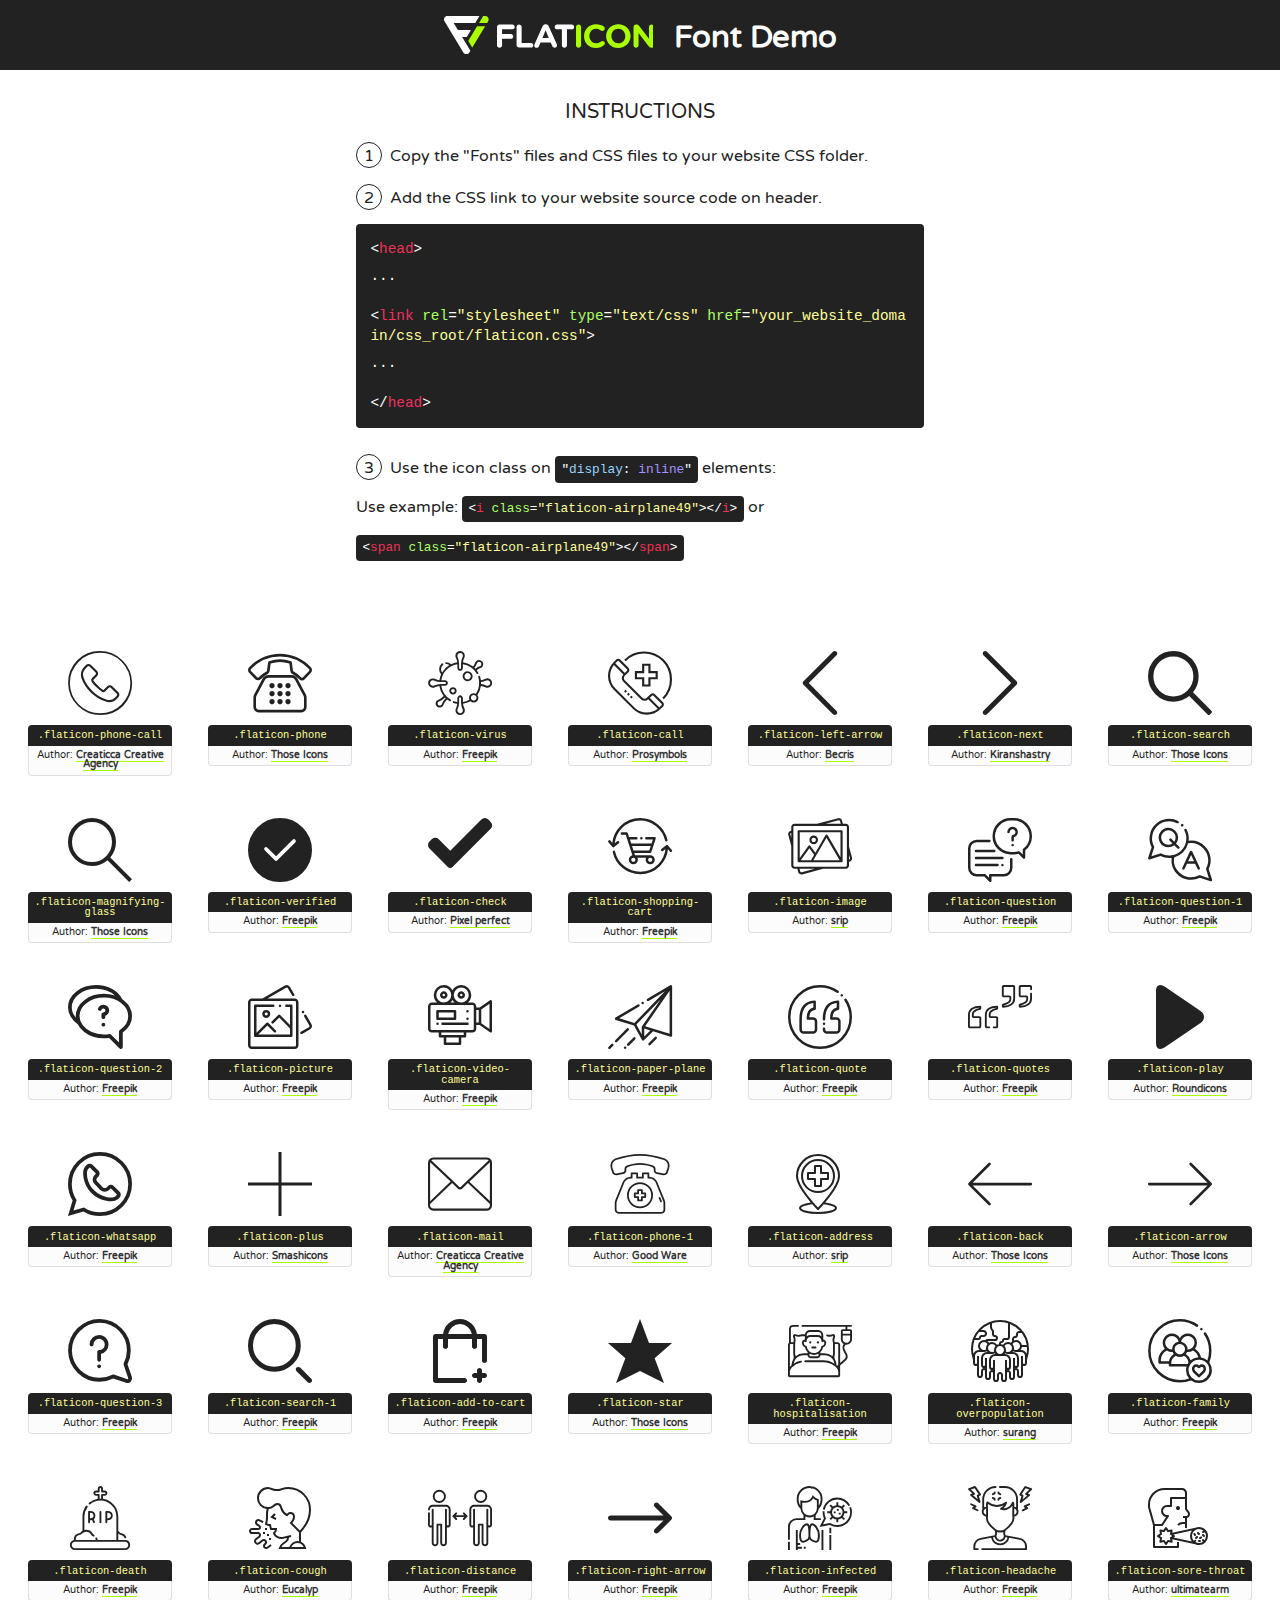
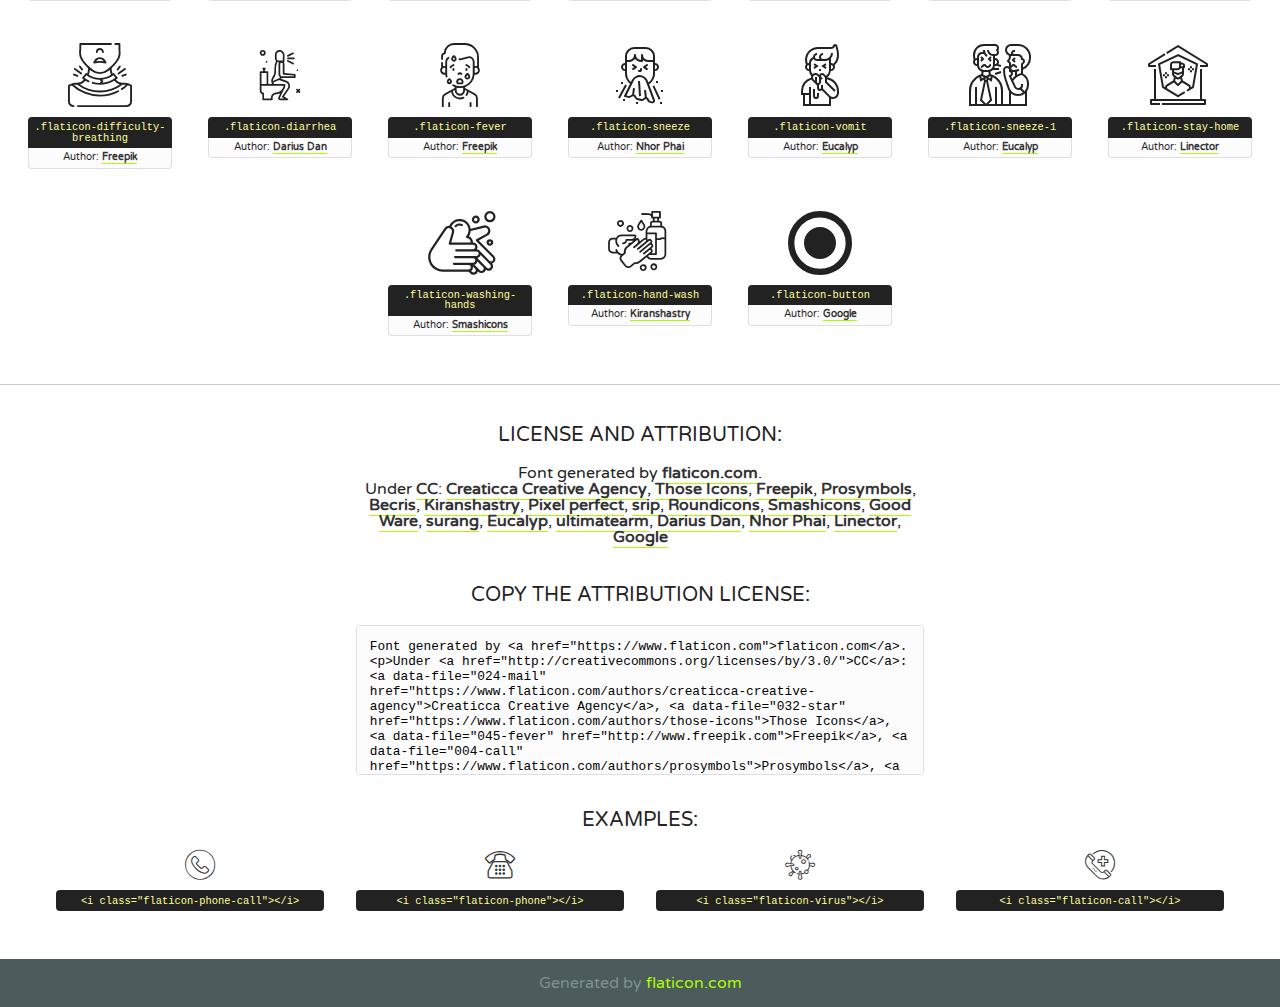
<file: assets/fonts/font/flaticon.html>
<!DOCTYPE html>
<!--
  Flaticon icon font: Flaticon
  Creation date: 01/04/2020 06:02
-->
<html>
<!DOCTYPE html>
<html>

<head>
    <title>Flaticon WebFont</title>
    <link href="http://fonts.googleapis.com/css?family=Varela+Round" rel="stylesheet" type="text/css" />
    <link rel="stylesheet" type="text/css" href="flaticon.css">
    <meta charset="UTF-8">
    <style>
    html, body, div, span, applet, object, iframe,
    h1, h2, h3, h4, h5, h6, p, blockquote, pre,
    a, abbr, acronym, address, big, cite, code,
    del, dfn, em, img, ins, kbd, q, s, samp,
    small, strike, strong, sub, sup, tt, var,
    b, u, i, center,
    dl, dt, dd, ol, ul, li,
    fieldset, form, label, legend,
    table, caption, tbody, tfoot, thead, tr, th, td,
    article, aside, canvas, details, embed, 
    figure, figcaption, footer, header, hgroup, 
    menu, nav, output, ruby, section, summary,
    time, mark, audio, video {
        margin: 0;
        padding: 0;
        border: 0;
        font-size: 100%;
        font: inherit;
        vertical-align: baseline;
    }
    /* HTML5 display-role reset for older browsers */
    article, aside, details, figcaption, figure, 
    footer, header, hgroup, menu, nav, section {
        display: block;
    }
    body {
        line-height: 1;
    }
    ol, ul {
        list-style: none;
    }
    blockquote, q {
        quotes: none;
    }
    blockquote:before, blockquote:after,
    q:before, q:after {
        content: '';
        content: none;
    }
    table {
        border-collapse: collapse;
        border-spacing: 0;
    }
    body {
        font-family: 'Varela Round', Helvetica, Arial, sans-serif;
        font-size: 16px;
        color: #222;
    }
    a {
        color: #333;
        border-bottom: 1px solid #a9fd00;
        font-weight: bold;
        text-decoration: none;
    }
    * {
        -moz-box-sizing: border-box;
        -webkit-box-sizing: border-box;
        box-sizing: border-box;
        margin: 0;
        padding: 0;
    }
    [class^="flaticon-"]:before, [class*=" flaticon-"]:before, [class^="flaticon-"]:after, [class*=" flaticon-"]:after {
        font-family: Flaticon;
        font-size: 30px;
        font-style: normal;
        margin-left: 20px;
        color: #333;
    }
    .wrapper {
        max-width: 600px;
        margin: auto;
        padding: 0 1em;
    }
    .title {
        font-size: 1.25em;
        text-align: center;
        margin-bottom: 1em;
        text-transform: uppercase;
    }
    header {
        text-align: center;
        background-color: #222;
        color: #fff;
        padding: 1em;
    }
    header .logo {
        width: 210px;
        height: 38px;
        display: inline-block;
        vertical-align: middle;
        margin-right: 1em;
        border: none;
    }
    header strong {
        font-size: 1.95em;
        font-weight: bold;
        vertical-align: middle;
        margin-top: 5px;
        display: inline-block;
    }
    .demo {
        margin: 2em auto;
        line-height: 1.25em;
    }
    .demo ul li {
        margin-bottom: 1em;
    }
    .demo ul li .num {
        color: #222;
        border-radius: 20px;
        display: inline-block;
        width: 26px;
        padding: 3px;
        height: 26px;
        text-align: center;
        margin-right: 0.5em;
        border: 1px solid #222;
    }
    .demo ul li code {
        background-color: #222;
        border-radius: 4px;
        padding: 0.25em 0.5em;
        display: inline-block;
        color: #fff;
        font-family: Consolas,Monaco,Lucida Console,Liberation Mono,DejaVu Sans Mono,Bitstream Vera Sans Mono,Courier New, monospace;
        font-weight: lighter;
        margin-top: 1em;
        font-size: 0.8em;
        word-break: break-all;
    }
    .demo ul li code.big {
        padding: 1em;
        font-size: 0.9em;
    }
    .demo ul li code .red {
        color: #EF3159;
    }
    .demo ul li code .green {
        color: #ACFF65;
    }
    .demo ul li code .yellow {
        color: #FFFF99;
    }
    .demo ul li code .blue {
        color: #99D3FF;
    }
    .demo ul li code .purple {
        color: #A295FF;
    }
    .demo ul li code .dots {
        margin-top: 0.5em;
        display: block;
    }
    #glyphs {
        border-bottom: 1px solid #ccc;
        padding: 2em 0;
        text-align: center;
    }
    .glyph {
        display: inline-block;
        width: 9em;
        margin: 1em;
        text-align: center;
        vertical-align: top;
        background: #FFF;
    }
    .glyph .glyph-icon {
        padding: 10px;
        display: block;
        font-family:"Flaticon";
        font-size: 64px;
        line-height: 1;
    }
    .glyph .glyph-icon:before {
        font-size: 64px;
        color: #222;
        margin-left: 0;
    }
    .class-name {
        font-size: 0.65em;
        background-color: #222;
        color: #fff;
        border-radius: 4px 4px 0 0;
        padding: 0.5em;
        color: #FFFF99;
        font-family: Consolas,Monaco,Lucida Console,Liberation Mono,DejaVu Sans Mono,Bitstream Vera Sans Mono,Courier New, monospace;
    }
    .author-name {
        font-size: 0.6em;
        background-color: #fcfcfd;
        border: 1px solid #DEDEE4;
        border-top: 0;
        border-radius: 0 0 4px 4px;
        padding: 0.5em;
    }
    .class-name:last-child {
        font-size: 10px;
        color:#888;
    }
    .class-name:last-child a {
        font-size: 10px;
        color:#555;
    }
    .class-name:last-child a:hover {
        color:#a9fd00;
    }
    .glyph > input {
        display: block;
        width: 100px;
        margin: 5px auto;
        text-align: center;
        font-size: 12px;
        cursor: text;
    }
    .glyph > input.icon-input {
        font-family:"Flaticon";
        font-size: 16px;
        margin-bottom: 10px;
    }
    .attribution .title {
        margin-top: 2em;
    }
    .attribution textarea {
        background-color: #fcfcfd;
        padding: 1em;
        border: none;
        box-shadow: none;
        border: 1px solid #DEDEE4;
        border-radius: 4px;
        resize: none;
        width: 100%;
        height: 150px;
        font-size: 0.8em;
        font-family: Consolas,Monaco,Lucida Console,Liberation Mono,DejaVu Sans Mono,Bitstream Vera Sans Mono,Courier New, monospace;
        -webkit-appearance: none;
    }
    .iconsuse {
        margin: 2em auto;
        text-align: center;
        max-width: 1200px;
    }
    .iconsuse:after {
        content: '';
        display: table;
        clear: both;
    }
    .iconsuse .image {
        float: left;
        width: 25%;
        padding: 0 1em;
    }
    .iconsuse .image p {
        margin-bottom: 1em;
    }
    .iconsuse .image span {
        display: block;
        font-size: 0.65em;
        background-color: #222;
        color: #fff;
        border-radius: 4px;
        padding: 0.5em;
        color: #FFFF99;
        margin-top: 1em;
        font-family: Consolas,Monaco,Lucida Console,Liberation Mono,DejaVu Sans Mono,Bitstream Vera Sans Mono,Courier New, monospace;
    }
    #footer {
        text-align: center;
        background-color: #4C5B5C;
        color: #7c9192;
        padding: 1em;
    }
    #footer a {
        border: none;
        color: #a9fd00;
        font-weight: normal;
    }
    @media (max-width: 960px) {
        .iconsuse .image {
            width: 50%;
        }
    }
    @media (max-width: 560px) {
        .iconsuse .image {
            width: 100%;
        }
    }
    </style>
</head>

<body class="characters-off">

    <header>
        <a href="https://www.flaticon.com" target="_blank" class="logo">
            <svg version="1.1" xmlns="http://www.w3.org/2000/svg" xmlns:xlink="http://www.w3.org/1999/xlink" xmlns:a="http://ns.adobe.com/AdobeSVGViewerExtensions/3.0/" viewBox="0 0 560.875 102.036" enable-background="new 0 0 560.875 102.036" xml:space="preserve">
                <defs>
                </defs>
                <g>
                    <g class="letters">
                        <path fill="#ffffff" d="M141.596,29.675c0-3.777,2.985-6.767,6.764-6.767h34.438c3.426,0,6.15,2.728,6.15,6.15
                        c0,3.43-2.724,6.149-6.15,6.149h-27.674v13.091h23.719c3.429,0,6.151,2.724,6.151,6.15c0,3.43-2.723,6.149-6.151,6.149h-23.719
                        v17.574c0,3.773-2.986,6.761-6.764,6.761c-3.779,0-6.764-2.989-6.764-6.761V29.675z"></path>
                        <path fill="#ffffff" d="M193.844,29.149c0-3.781,2.985-6.767,6.764-6.767c3.776,0,6.763,2.985,6.763,6.767v42.957h25.039
                        c3.426,0,6.149,2.726,6.149,6.153c0,3.425-2.723,6.15-6.149,6.15h-31.802c-3.779,0-6.764-2.986-6.764-6.768V29.149z"></path>
                        <path fill="#ffffff" d="M241.891,75.71l21.438-48.407c1.492-3.341,4.215-5.357,7.906-5.357h0.792
                        c3.686,0,6.323,2.017,7.815,5.357l21.439,48.407c0.436,0.967,0.701,1.845,0.701,2.723c0,3.602-2.809,6.501-6.414,6.501
                        c-3.161,0-5.269-1.845-6.499-4.655l-4.132-9.661h-27.059l-4.301,10.102c-1.144,2.631-3.426,4.214-6.237,4.214
                        c-3.517,0-6.24-2.81-6.24-6.325C241.1,77.64,241.451,76.677,241.891,75.71z M279.932,58.666l-8.521-20.297l-8.526,20.297H279.932
                        z"></path>
                        <path fill="#ffffff" d="M314.864,35.387H301.86c-3.429,0-6.239-2.813-6.239-6.238c0-3.429,2.811-6.24,6.239-6.24h39.533
                        c3.426,0,6.237,2.811,6.237,6.24c0,3.425-2.811,6.238-6.237,6.238h-13.001v42.785c0,3.773-2.99,6.761-6.764,6.761
                        c-3.779,0-6.764-2.989-6.764-6.761V35.387z"></path>
                        <path fill="#A9FD00" d="M352.615,29.149c0-3.781,2.985-6.767,6.767-6.767c3.774,0,6.761,2.985,6.761,6.767v49.024
                        c0,3.773-2.987,6.761-6.761,6.761c-3.781,0-6.767-2.989-6.767-6.761V29.149z"></path>
                        <path fill="#A9FD00" d="M374.132,53.836v-0.179c0-17.481,13.178-31.801,32.065-31.801c9.22,0,15.459,2.458,20.557,6.238
                        c1.402,1.054,2.637,2.985,2.637,5.357c0,3.692-2.985,6.59-6.681,6.59c-1.845,0-3.071-0.702-4.044-1.319
                        c-3.776-2.813-7.729-4.393-12.562-4.393c-10.364,0-17.831,8.611-17.831,19.154v0.173c0,10.542,7.291,19.329,17.831,19.329
                        c5.715,0,9.492-1.756,13.359-4.834c1.049-0.874,2.458-1.491,4.039-1.491c3.429,0,6.325,2.813,6.325,6.236
                        c0,2.106-1.056,3.78-2.282,4.834c-5.539,4.834-12.036,7.733-21.878,7.733C387.572,85.464,374.132,71.493,374.132,53.836z"></path>
                        <path fill="#A9FD00" d="M433.009,53.836v-0.179c0-17.481,13.79-31.801,32.766-31.801c18.981,0,32.592,14.143,32.592,31.628v0.173
                        c0,17.483-13.785,31.807-32.769,31.807C446.625,85.464,433.009,71.32,433.009,53.836z M484.224,53.836v-0.179
                        c0-10.539-7.725-19.326-18.626-19.326c-10.893,0-18.449,8.611-18.449,19.154v0.173c0,10.542,7.73,19.329,18.626,19.329
                        C476.676,72.986,484.224,64.378,484.224,53.836z"></path>
                        <path fill="#A9FD00" d="M506.233,29.321c0-3.774,2.99-6.763,6.767-6.763h1.401c3.252,0,5.183,1.583,7.029,3.953l26.093,34.265
                        V29.059c0-3.692,2.99-6.677,6.681-6.677c3.683,0,6.671,2.985,6.671,6.677v48.934c0,3.78-2.987,6.765-6.764,6.765h-0.436
                        c-3.257,0-5.188-1.581-7.034-3.953l-27.056-35.492v32.944c0,3.687-2.985,6.676-6.678,6.676c-3.683,0-6.673-2.989-6.673-6.676
                        V29.321z"></path>
                    </g>
                    <g class="insignia">
                        <path fill="#ffffff" d="M48.372,56.137h12.517l11.156-18.537H37.186L25.688,18.539h57.825L94.668,0H9.271
                        C5.925,0,2.842,1.801,1.198,4.716c-1.644,2.907-1.593,6.482,0.134,9.343l50.38,83.501c1.678,2.781,4.689,4.476,7.938,4.476
                        c3.246,0,6.257-1.695,7.935-4.476l2.898-4.804L48.372,56.137z"></path>
                        <g class="i">
                            <path fill="#A9FD00" d="M93.575,18.539h0.031v0.004l21.652,0.004l2.705-4.488c1.727-2.861,1.778-6.436,0.133-9.343
                            C116.454,1.801,113.371,0,110.026,0h-5.294L93.575,18.539z"></path>
                            <polygon fill="#A9FD00" points="88.291,27.356 64.725,66.486 75.519,84.404 109.942,27.356"></polygon>
                        </g>
                    </g>
                </g>
            </svg>
        </a>
        <strong>Font Demo</strong>
    </header>


    <section class="demo wrapper">

        <p class="title">Instructions</p>

        <ul>
            <li>
                <span class="num">1</span>Copy the "Fonts" files and CSS files to your website CSS folder.
            </li>
            <li>
                <span class="num">2</span>Add the CSS link to your website source code on header.
                <code class="big">
                    &lt;<span class="red">head</span>&gt;
                    <br/><span class="dots">...</span>
                    <br/>&lt;<span class="red">link</span> <span class="green">rel</span>=<span class="yellow">"stylesheet"</span> <span class="green">type</span>=<span class="yellow">"text/css"</span> <span class="green">href</span>=<span class="yellow">"your_website_domain/css_root/flaticon.css"</span>&gt;
                    <br/><span class="dots">...</span>
                    <br/>&lt;/<span class="red">head</span>&gt;
                </code>
            </li>

            <li>
                <p>
                    <span class="num">3</span>Use the icon class on <code>"<span class="blue">display</span>:<span class="purple"> inline</span>"</code> elements:
                    <br />
                    Use example: <code>&lt;<span class="red">i</span> <span class="green">class</span>=<span class="yellow">&quot;flaticon-airplane49&quot;</span>&gt;&lt;/<span class="red">i</span>&gt;</code> or <code>&lt;<span class="red">span</span> <span class="green">class</span>=<span class="yellow">&quot;flaticon-airplane49&quot;</span>&gt;&lt;/<span class="red">span</span>&gt;</code>
            </li>
        </ul>

    </section>




   <section id="glyphs">          
    
      
        <div class="glyph"><div class="glyph-icon flaticon-phone-call"></div>
            <div class="class-name">.flaticon-phone-call</div>
            <div class="author-name">Author: <a data-file="001-phone-call" href="https://www.flaticon.com/authors/creaticca-creative-agency">Creaticca Creative Agency</a> </div> 
        </div>        
        
        <div class="glyph"><div class="glyph-icon flaticon-phone"></div>
            <div class="class-name">.flaticon-phone</div>
            <div class="author-name">Author: <a data-file="002-phone" href="https://www.flaticon.com/authors/those-icons">Those Icons</a> </div> 
        </div>        
        
        <div class="glyph"><div class="glyph-icon flaticon-virus"></div>
            <div class="class-name">.flaticon-virus</div>
            <div class="author-name">Author: <a data-file="003-virus" href="http://www.freepik.com">Freepik</a> </div> 
        </div>        
        
        <div class="glyph"><div class="glyph-icon flaticon-call"></div>
            <div class="class-name">.flaticon-call</div>
            <div class="author-name">Author: <a data-file="004-call" href="https://www.flaticon.com/authors/prosymbols">Prosymbols</a> </div> 
        </div>        
        
        <div class="glyph"><div class="glyph-icon flaticon-left-arrow"></div>
            <div class="class-name">.flaticon-left-arrow</div>
            <div class="author-name">Author: <a data-file="005-left-arrow" href="https://www.flaticon.com/authors/becris">Becris</a> </div> 
        </div>        
        
        <div class="glyph"><div class="glyph-icon flaticon-next"></div>
            <div class="class-name">.flaticon-next</div>
            <div class="author-name">Author: <a data-file="006-next" href="https://www.flaticon.com/authors/kiranshastry">Kiranshastry</a> </div> 
        </div>        
        
        <div class="glyph"><div class="glyph-icon flaticon-search"></div>
            <div class="class-name">.flaticon-search</div>
            <div class="author-name">Author: <a data-file="007-search" href="https://www.flaticon.com/authors/those-icons">Those Icons</a> </div> 
        </div>        
        
        <div class="glyph"><div class="glyph-icon flaticon-magnifying-glass"></div>
            <div class="class-name">.flaticon-magnifying-glass</div>
            <div class="author-name">Author: <a data-file="008-magnifying-glass" href="https://www.flaticon.com/authors/those-icons">Those Icons</a> </div> 
        </div>        
        
        <div class="glyph"><div class="glyph-icon flaticon-verified"></div>
            <div class="class-name">.flaticon-verified</div>
            <div class="author-name">Author: <a data-file="009-verified" href="http://www.freepik.com">Freepik</a> </div> 
        </div>        
        
        <div class="glyph"><div class="glyph-icon flaticon-check"></div>
            <div class="class-name">.flaticon-check</div>
            <div class="author-name">Author: <a data-file="010-check" href="https://www.flaticon.com/authors/pixel-perfect">Pixel perfect</a> </div> 
        </div>        
        
        <div class="glyph"><div class="glyph-icon flaticon-shopping-cart"></div>
            <div class="class-name">.flaticon-shopping-cart</div>
            <div class="author-name">Author: <a data-file="011-shopping-cart" href="http://www.freepik.com">Freepik</a> </div> 
        </div>        
        
        <div class="glyph"><div class="glyph-icon flaticon-image"></div>
            <div class="class-name">.flaticon-image</div>
            <div class="author-name">Author: <a data-file="012-image" href="https://www.flaticon.com/authors/srip">srip</a> </div> 
        </div>        
        
        <div class="glyph"><div class="glyph-icon flaticon-question"></div>
            <div class="class-name">.flaticon-question</div>
            <div class="author-name">Author: <a data-file="013-question" href="http://www.freepik.com">Freepik</a> </div> 
        </div>        
        
        <div class="glyph"><div class="glyph-icon flaticon-question-1"></div>
            <div class="class-name">.flaticon-question-1</div>
            <div class="author-name">Author: <a data-file="014-question-1" href="http://www.freepik.com">Freepik</a> </div> 
        </div>        
        
        <div class="glyph"><div class="glyph-icon flaticon-question-2"></div>
            <div class="class-name">.flaticon-question-2</div>
            <div class="author-name">Author: <a data-file="015-question-2" href="http://www.freepik.com">Freepik</a> </div> 
        </div>        
        
        <div class="glyph"><div class="glyph-icon flaticon-picture"></div>
            <div class="class-name">.flaticon-picture</div>
            <div class="author-name">Author: <a data-file="016-picture" href="http://www.freepik.com">Freepik</a> </div> 
        </div>        
        
        <div class="glyph"><div class="glyph-icon flaticon-video-camera"></div>
            <div class="class-name">.flaticon-video-camera</div>
            <div class="author-name">Author: <a data-file="017-video-camera" href="http://www.freepik.com">Freepik</a> </div> 
        </div>        
        
        <div class="glyph"><div class="glyph-icon flaticon-paper-plane"></div>
            <div class="class-name">.flaticon-paper-plane</div>
            <div class="author-name">Author: <a data-file="018-paper-plane" href="http://www.freepik.com">Freepik</a> </div> 
        </div>        
        
        <div class="glyph"><div class="glyph-icon flaticon-quote"></div>
            <div class="class-name">.flaticon-quote</div>
            <div class="author-name">Author: <a data-file="019-quote" href="http://www.freepik.com">Freepik</a> </div> 
        </div>        
        
        <div class="glyph"><div class="glyph-icon flaticon-quotes"></div>
            <div class="class-name">.flaticon-quotes</div>
            <div class="author-name">Author: <a data-file="020-quotes" href="http://www.freepik.com">Freepik</a> </div> 
        </div>        
        
        <div class="glyph"><div class="glyph-icon flaticon-play"></div>
            <div class="class-name">.flaticon-play</div>
            <div class="author-name">Author: <a data-file="021-play" href="https://www.flaticon.com/authors/roundicons">Roundicons</a> </div> 
        </div>        
        
        <div class="glyph"><div class="glyph-icon flaticon-whatsapp"></div>
            <div class="class-name">.flaticon-whatsapp</div>
            <div class="author-name">Author: <a data-file="022-whatsapp" href="http://www.freepik.com">Freepik</a> </div> 
        </div>        
        
        <div class="glyph"><div class="glyph-icon flaticon-plus"></div>
            <div class="class-name">.flaticon-plus</div>
            <div class="author-name">Author: <a data-file="023-plus" href="https://www.flaticon.com/authors/smashicons">Smashicons</a> </div> 
        </div>        
        
        <div class="glyph"><div class="glyph-icon flaticon-mail"></div>
            <div class="class-name">.flaticon-mail</div>
            <div class="author-name">Author: <a data-file="024-mail" href="https://www.flaticon.com/authors/creaticca-creative-agency">Creaticca Creative Agency</a> </div> 
        </div>        
        
        <div class="glyph"><div class="glyph-icon flaticon-phone-1"></div>
            <div class="class-name">.flaticon-phone-1</div>
            <div class="author-name">Author: <a data-file="025-phone-1" href="https://www.flaticon.com/authors/good-ware">Good Ware</a> </div> 
        </div>        
        
        <div class="glyph"><div class="glyph-icon flaticon-address"></div>
            <div class="class-name">.flaticon-address</div>
            <div class="author-name">Author: <a data-file="026-address" href="https://www.flaticon.com/authors/srip">srip</a> </div> 
        </div>        
        
        <div class="glyph"><div class="glyph-icon flaticon-back"></div>
            <div class="class-name">.flaticon-back</div>
            <div class="author-name">Author: <a data-file="027-back" href="https://www.flaticon.com/authors/those-icons">Those Icons</a> </div> 
        </div>        
        
        <div class="glyph"><div class="glyph-icon flaticon-arrow"></div>
            <div class="class-name">.flaticon-arrow</div>
            <div class="author-name">Author: <a data-file="028-arrow" href="https://www.flaticon.com/authors/those-icons">Those Icons</a> </div> 
        </div>        
        
        <div class="glyph"><div class="glyph-icon flaticon-question-3"></div>
            <div class="class-name">.flaticon-question-3</div>
            <div class="author-name">Author: <a data-file="029-question-3" href="http://www.freepik.com">Freepik</a> </div> 
        </div>        
        
        <div class="glyph"><div class="glyph-icon flaticon-search-1"></div>
            <div class="class-name">.flaticon-search-1</div>
            <div class="author-name">Author: <a data-file="030-search-1" href="http://www.freepik.com">Freepik</a> </div> 
        </div>        
        
        <div class="glyph"><div class="glyph-icon flaticon-add-to-cart"></div>
            <div class="class-name">.flaticon-add-to-cart</div>
            <div class="author-name">Author: <a data-file="031-add-to-cart" href="http://www.freepik.com">Freepik</a> </div> 
        </div>        
        
        <div class="glyph"><div class="glyph-icon flaticon-star"></div>
            <div class="class-name">.flaticon-star</div>
            <div class="author-name">Author: <a data-file="032-star" href="https://www.flaticon.com/authors/those-icons">Those Icons</a> </div> 
        </div>        
        
        <div class="glyph"><div class="glyph-icon flaticon-hospitalisation"></div>
            <div class="class-name">.flaticon-hospitalisation</div>
            <div class="author-name">Author: <a data-file="033-hospitalisation" href="http://www.freepik.com">Freepik</a> </div> 
        </div>        
        
        <div class="glyph"><div class="glyph-icon flaticon-overpopulation"></div>
            <div class="class-name">.flaticon-overpopulation</div>
            <div class="author-name">Author: <a data-file="034-overpopulation" href="https://www.flaticon.com/authors/surang">surang</a> </div> 
        </div>        
        
        <div class="glyph"><div class="glyph-icon flaticon-family"></div>
            <div class="class-name">.flaticon-family</div>
            <div class="author-name">Author: <a data-file="035-family" href="http://www.freepik.com">Freepik</a> </div> 
        </div>        
        
        <div class="glyph"><div class="glyph-icon flaticon-death"></div>
            <div class="class-name">.flaticon-death</div>
            <div class="author-name">Author: <a data-file="036-death" href="http://www.freepik.com">Freepik</a> </div> 
        </div>        
        
        <div class="glyph"><div class="glyph-icon flaticon-cough"></div>
            <div class="class-name">.flaticon-cough</div>
            <div class="author-name">Author: <a data-file="037-cough" href="https://www.flaticon.com/authors/eucalyp">Eucalyp</a> </div> 
        </div>        
        
        <div class="glyph"><div class="glyph-icon flaticon-distance"></div>
            <div class="class-name">.flaticon-distance</div>
            <div class="author-name">Author: <a data-file="038-distance" href="http://www.freepik.com">Freepik</a> </div> 
        </div>        
        
        <div class="glyph"><div class="glyph-icon flaticon-right-arrow"></div>
            <div class="class-name">.flaticon-right-arrow</div>
            <div class="author-name">Author: <a data-file="039-right-arrow" href="http://www.freepik.com">Freepik</a> </div> 
        </div>        
        
        <div class="glyph"><div class="glyph-icon flaticon-infected"></div>
            <div class="class-name">.flaticon-infected</div>
            <div class="author-name">Author: <a data-file="040-infected" href="http://www.freepik.com">Freepik</a> </div> 
        </div>        
        
        <div class="glyph"><div class="glyph-icon flaticon-headache"></div>
            <div class="class-name">.flaticon-headache</div>
            <div class="author-name">Author: <a data-file="041-headache" href="http://www.freepik.com">Freepik</a> </div> 
        </div>        
        
        <div class="glyph"><div class="glyph-icon flaticon-sore-throat"></div>
            <div class="class-name">.flaticon-sore-throat</div>
            <div class="author-name">Author: <a data-file="042-sore-throat" href="https://www.flaticon.com/authors/ultimatearm">ultimatearm</a> </div> 
        </div>        
        
        <div class="glyph"><div class="glyph-icon flaticon-difficulty-breathing"></div>
            <div class="class-name">.flaticon-difficulty-breathing</div>
            <div class="author-name">Author: <a data-file="043-difficulty-breathing" href="http://www.freepik.com">Freepik</a> </div> 
        </div>        
        
        <div class="glyph"><div class="glyph-icon flaticon-diarrhea"></div>
            <div class="class-name">.flaticon-diarrhea</div>
            <div class="author-name">Author: <a data-file="044-diarrhea" href="https://www.flaticon.com/authors/darius-dan">Darius Dan</a> </div> 
        </div>        
        
        <div class="glyph"><div class="glyph-icon flaticon-fever"></div>
            <div class="class-name">.flaticon-fever</div>
            <div class="author-name">Author: <a data-file="045-fever" href="http://www.freepik.com">Freepik</a> </div> 
        </div>        
        
        <div class="glyph"><div class="glyph-icon flaticon-sneeze"></div>
            <div class="class-name">.flaticon-sneeze</div>
            <div class="author-name">Author: <a data-file="046-sneeze" href="https://www.flaticon.com/authors/nhor-phai">Nhor Phai</a> </div> 
        </div>        
        
        <div class="glyph"><div class="glyph-icon flaticon-vomit"></div>
            <div class="class-name">.flaticon-vomit</div>
            <div class="author-name">Author: <a data-file="047-vomit" href="https://www.flaticon.com/authors/eucalyp">Eucalyp</a> </div> 
        </div>        
        
        <div class="glyph"><div class="glyph-icon flaticon-sneeze-1"></div>
            <div class="class-name">.flaticon-sneeze-1</div>
            <div class="author-name">Author: <a data-file="048-sneeze-1" href="https://www.flaticon.com/authors/eucalyp">Eucalyp</a> </div> 
        </div>        
        
        <div class="glyph"><div class="glyph-icon flaticon-stay-home"></div>
            <div class="class-name">.flaticon-stay-home</div>
            <div class="author-name">Author: <a data-file="049-stay-home" href="https://www.flaticon.com/authors/linector">Linector</a> </div> 
        </div>        
        
        <div class="glyph"><div class="glyph-icon flaticon-washing-hands"></div>
            <div class="class-name">.flaticon-washing-hands</div>
            <div class="author-name">Author: <a data-file="050-washing-hands" href="https://www.flaticon.com/authors/smashicons">Smashicons</a> </div> 
        </div>        
        
        <div class="glyph"><div class="glyph-icon flaticon-hand-wash"></div>
            <div class="class-name">.flaticon-hand-wash</div>
            <div class="author-name">Author: <a data-file="051-hand-wash" href="https://www.flaticon.com/authors/kiranshastry">Kiranshastry</a> </div> 
        </div>        
        
        <div class="glyph"><div class="glyph-icon flaticon-button"></div>
            <div class="class-name">.flaticon-button</div>
            <div class="author-name">Author: <a data-file="052-button" href="https://www.flaticon.com/authors/google">Google</a> </div> 
        </div>        
        

    </section>



    <section class="attribution wrapper"   style="text-align:center;">

      <div class="title">License and attribution:</div><div class="attrDiv">Font generated by <a href="https://www.flaticon.com">flaticon.com</a>. <div><p>Under <a href="http://creativecommons.org/licenses/by/3.0/">CC</a>: <a data-file="024-mail" href="https://www.flaticon.com/authors/creaticca-creative-agency">Creaticca Creative Agency</a>, <a data-file="032-star" href="https://www.flaticon.com/authors/those-icons">Those Icons</a>, <a data-file="045-fever" href="http://www.freepik.com">Freepik</a>, <a data-file="004-call" href="https://www.flaticon.com/authors/prosymbols">Prosymbols</a>, <a data-file="005-left-arrow" href="https://www.flaticon.com/authors/becris">Becris</a>, <a data-file="051-hand-wash" href="https://www.flaticon.com/authors/kiranshastry">Kiranshastry</a>, <a data-file="010-check" href="https://www.flaticon.com/authors/pixel-perfect">Pixel perfect</a>, <a data-file="026-address" href="https://www.flaticon.com/authors/srip">srip</a>, <a data-file="021-play" href="https://www.flaticon.com/authors/roundicons">Roundicons</a>, <a data-file="050-washing-hands" href="https://www.flaticon.com/authors/smashicons">Smashicons</a>, <a data-file="025-phone-1" href="https://www.flaticon.com/authors/good-ware">Good Ware</a>, <a data-file="034-overpopulation" href="https://www.flaticon.com/authors/surang">surang</a>, <a data-file="048-sneeze-1" href="https://www.flaticon.com/authors/eucalyp">Eucalyp</a>, <a data-file="042-sore-throat" href="https://www.flaticon.com/authors/ultimatearm">ultimatearm</a>, <a data-file="044-diarrhea" href="https://www.flaticon.com/authors/darius-dan">Darius Dan</a>, <a data-file="046-sneeze" href="https://www.flaticon.com/authors/nhor-phai">Nhor Phai</a>, <a data-file="049-stay-home" href="https://www.flaticon.com/authors/linector">Linector</a>, <a data-file="052-button" href="https://www.flaticon.com/authors/google">Google</a></p>  </div>
      </div>
      <div class="title">Copy the Attribution License:</div>

    <textarea onclick="this.focus();this.select();">Font generated by &lt;a href=&quot;https://www.flaticon.com&quot;&gt;flaticon.com&lt;/a&gt;. <p>Under <a href="http://creativecommons.org/licenses/by/3.0/">CC</a>: <a data-file="024-mail" href="https://www.flaticon.com/authors/creaticca-creative-agency">Creaticca Creative Agency</a>, <a data-file="032-star" href="https://www.flaticon.com/authors/those-icons">Those Icons</a>, <a data-file="045-fever" href="http://www.freepik.com">Freepik</a>, <a data-file="004-call" href="https://www.flaticon.com/authors/prosymbols">Prosymbols</a>, <a data-file="005-left-arrow" href="https://www.flaticon.com/authors/becris">Becris</a>, <a data-file="051-hand-wash" href="https://www.flaticon.com/authors/kiranshastry">Kiranshastry</a>, <a data-file="010-check" href="https://www.flaticon.com/authors/pixel-perfect">Pixel perfect</a>, <a data-file="026-address" href="https://www.flaticon.com/authors/srip">srip</a>, <a data-file="021-play" href="https://www.flaticon.com/authors/roundicons">Roundicons</a>, <a data-file="050-washing-hands" href="https://www.flaticon.com/authors/smashicons">Smashicons</a>, <a data-file="025-phone-1" href="https://www.flaticon.com/authors/good-ware">Good Ware</a>, <a data-file="034-overpopulation" href="https://www.flaticon.com/authors/surang">surang</a>, <a data-file="048-sneeze-1" href="https://www.flaticon.com/authors/eucalyp">Eucalyp</a>, <a data-file="042-sore-throat" href="https://www.flaticon.com/authors/ultimatearm">ultimatearm</a>, <a data-file="044-diarrhea" href="https://www.flaticon.com/authors/darius-dan">Darius Dan</a>, <a data-file="046-sneeze" href="https://www.flaticon.com/authors/nhor-phai">Nhor Phai</a>, <a data-file="049-stay-home" href="https://www.flaticon.com/authors/linector">Linector</a>, <a data-file="052-button" href="https://www.flaticon.com/authors/google">Google</a></p>  
     </textarea>

    </section>

    <section class="iconsuse">

          <div class="title">Examples:</div>            
             
            <div class="image">
                <p>
                    <i class="glyph-icon flaticon-phone-call"></i> 
                    <span>&lt;i class=&quot;flaticon-phone-call&quot;&gt;&lt;/i&gt;</span>
                </p>
            </div>
            
            <div class="image">
                <p>
                    <i class="glyph-icon flaticon-phone"></i> 
                    <span>&lt;i class=&quot;flaticon-phone&quot;&gt;&lt;/i&gt;</span>
                </p>
            </div>
            
            <div class="image">
                <p>
                    <i class="glyph-icon flaticon-virus"></i> 
                    <span>&lt;i class=&quot;flaticon-virus&quot;&gt;&lt;/i&gt;</span>
                </p>
            </div>
            
            <div class="image">
                <p>
                    <i class="glyph-icon flaticon-call"></i> 
                    <span>&lt;i class=&quot;flaticon-call&quot;&gt;&lt;/i&gt;</span>
                </p>
            </div>
                       
        </div>
                            
    </section>

<div id="footer">
    <div>Generated by <a href="https://www.flaticon.com">flaticon.com</a>
    </div>
</div>



</body>
</html>
</file>
<file: assets/css/style.css>
/*---------============corano style==========----------*/


/*-------------------------table-of-contents---------------------------

1 scroolbar
2 Global Settings
3 Preloader
4 backtotop
5 owlnav owldots style
6 themebtn
7 headings
8 header css
9 ripple video btn css
10 Main Slider Banner
11 welcome section icon box type one
12 about us
13 Funfacts 
14 how_virus_spread
15 explore_more
16 preventions icon_box type two
17 doctor
18 blog
19 symptoms
20 contact_form
21 faq_box
22 footer
23 page_title
24 pagination
25 shop-page
26 product-details
27 shop_cart
28 Checkout
29 porduct-css
30 prevention-page
31 prevention_single
32 team_all
33 faqall
34 Contact-Page
35 blog_with_sidebar
36 blog_grid
37 blog_details_content
38 slider-bubbles
39 media queries responsive css



--------------------------table-of-contents---------------------------*/

@import url('https://fonts.googleapis.com/css?family=Poppins:300,400,500,600,700,800,900&display=swap');
@import url('https://fonts.googleapis.com/css2?family=Inter:wght@400;500;600;700;800;900&display=swap');

/*----font-family: 'Poppins', sans-serif; font-family: 'Inter', sans-serif;---------*/


/*--------------import----external-css-----------------*/

@import url('rtl.css');
@import url('font-awesome.min.css');
@import url('animate.css');
@import url('owl.css');
@import url('jquery-ui.css');
@import url('jquery.fancybox.min.css');
@import url('bsnav.min.css');
@import url('flexslider.css');
@import url('swiper.min.css');

/*--------------import----external-css-----------------*/

* {
	-moz-box-sizing: border-box;
	-webkit-box-sizing: border-box;
	-o-box-sizing: border-box;
	-ms-box-sizing: border-box;
	box-sizing: border-box;
	-webkit-transition: all .6s ease-in-out;
	-moz-transition: all .6s ease-in-out;
	-ms-transition: all .6s ease-in-out;
	-o-transition: all .6s ease-in-out;
	transition: all .6s ease-in-out;
}

body {
	padding: 0;
	margin: 0;
	-webkit-font-smoothing: antialiased;
	-moz-font-smoothing: antialiased;
	-webkit-transition: all .6s ease-in-out;
	-moz-transition: all .6s ease-in-out;
	-ms-transition: all .6s ease-in-out;
	-o-transition: all .6s ease-in-out;
	transition: all .6s ease-in-out;
}

.page_wapper {
	position:relative;
	margin:0 auto;
	width:100%;
	min-width:300px;
	-webkit-transition: all .6s ease-in-out;
	-moz-transition: all .6s ease-in-out;
	-ms-transition: all .6s ease-in-out;
	-o-transition: all .6s ease-in-out;
	transition: all .6s ease-in-out;
}


/*==================================================================================
scroolbar
==================================================================================*/

body.home_page_one::-webkit-scrollbar {
	width: 10px;
}

body.home_page_one::-webkit-scrollbar-track {
	-webkit-box-shadow: inset 0 0 6px #f1f1f1;
	-moz-box-shadow: inset 0 0 6px #f1f1f1;
	box-shadow: inset 0 0 6px #f1f1f1;
	background: #f1f1f1;
}

body.home_page_one::-webkit-scrollbar-thumb {
	background: #187be7;
	-webkit-box-shadow: inset 0 0 6px #187be7;
	-moz-box-shadow: inset 0 0 6px #187be7;
	box-shadow: inset 0 0 6px #187be7;
	border-radius: 10px;
}

body.home_page_one::-webkit-scrollbar-thumb:window-inactive {
	background: #187be7;
}

body.home_page_one {
	font-family: 'Poppins', sans-serif;
	font-weight: 400;
	font-size: 16px;
	line-height: 26px;
	color: #3f5f7f;
}

body.home_page_one h1,
body.home_page_one h2,
body.home_page_one h3,
body.home_page_one h4,
body.home_page_one h5,
body.home_page_one h6 {
	font-family: 'Poppins', sans-serif;
	color: #01062e;
}

body.home_page_one h1 a,
body.home_page_one h2 a,
body.home_page_one h3 a,
body.home_page_one h4 a,
body.home_page_one h5 a,
body.home_page_one h6 a {
	color: #01062e;
}


/*------------------------------home-page-two-------body-settings-------------------------------*/

body.home_page_two::-webkit-scrollbar {
	width: 10px;
}

body.home_page_two::-webkit-scrollbar-track {
	-webkit-box-shadow: inset 0 0 6px #f1f1f1;
	-moz-box-shadow: inset 0 0 6px #f1f1f1;
	box-shadow: inset 0 0 6px #f1f1f1;
	background: #f1f1f1;
}

body.home_page_two::-webkit-scrollbar-thumb {
	background: #c90005;
	-webkit-box-shadow: inset 0 0 6px #c90005;
	-moz-box-shadow: inset 0 0 6px #c90005;
	box-shadow: inset 0 0 6px #c90005;
	border-radius: 10px;
}

body.home_page_two::-webkit-scrollbar-thumb:window-inactive {
	background: #c90005;
}

body.home_page_two {
	font-family: 'Inter', sans-serif;
	font-weight: 400;
	font-size: 16px;
	line-height: 26px;
	color: #848484;
}

body.home_page_two h1,
body.home_page_two h2,
body.home_page_two h3,
body.home_page_two h4,
body.home_page_two h5,
body.home_page_two h6 {
	font-family: 'Inter', sans-serif;
	color: #00001a;
}

body.home_page_two h1 a,
body.home_page_two h2 a,
body.home_page_two h3 a,
body.home_page_two h4 a,
body.home_page_two h5 a,
body.home_page_two h6 a {
	color: #00001a;
}


/*------------------------------home-page-two-------body-settings-------------------------------*/

body.home_page_three::-webkit-scrollbar {
	width: 10px;
}

body.home_page_three::-webkit-scrollbar-track {
	-webkit-box-shadow: inset 0 0 6px #f1f1f1;
	-moz-box-shadow: inset 0 0 6px #f1f1f1;
	box-shadow: inset 0 0 6px #f1f1f1;
	background: #f1f1f1;
}

body.home_page_three::-webkit-scrollbar-thumb {
	background: #166994;
	-webkit-box-shadow: inset 0 0 6px #166994;
	-moz-box-shadow: inset 0 0 6px #166994;
	box-shadow: inset 0 0 6px #166994;
	border-radius: 10px;
}

body.home_page_three::-webkit-scrollbar-thumb:window-inactive {
	background: #166994;
}

body.home_page_three {
	font-family: 'Poppins', sans-serif;
	font-weight: 400;
	font-size: 16px;
	line-height: 26px;
	color: #888;
}

body.home_page_three h1,
body.home_page_three h2,
body.home_page_three h3,
body.home_page_three h4,
body.home_page_three h5,
body.home_page_three h6 {
	font-family: 'Poppins', sans-serif;
	color: #000000;
}

body.home_page_three h1 a,
body.home_page_three h2 a,
body.home_page_three h3 a,
body.home_page_three h4 a,
body.home_page_three h5 a,
body.home_page_three h6 a {
	color: #000000;
}


/*==================================================================================
Global Settings
==================================================================================*/

body.home_page_one p {
	font-family: 'Poppins', sans-serif;
	color: #3f5f7f;
}

html {
	-ms-text-size-adjust: 100%;
	-webkit-text-size-adjust: 100%;
	-moz-font-smoothing: antialiased;
	-webkit-font-smoothing: antialiased;
	-webkit-transition: all .6s ease-in-out;
	-moz-transition: all .6s ease-in-out;
	-ms-transition: all .6s ease-in-out;
	-o-transition: all .6s ease-in-out;
	transition: all .6s ease-in-out;
}

h1,
h2,
h3,
h4,
h5,
h6 {
	padding: 0;
	margin: 0;
	font-weight: 700;
	-webkit-transition: all .6s ease-in-out;
	-moz-transition: all .6s ease-in-out;
	-ms-transition: all .6s ease-in-out;
	-o-transition: all .6s ease-in-out;
	transition: all .6s ease-in-out;
}

p {
	padding: 0;
	margin: 0;
	font-size: 16px;
	font-weight: 400;
	line-height: 26px;
	-webkit-transition: all .6s ease-in-out;
	-moz-transition: all .6s ease-in-out;
	-ms-transition: all .6s ease-in-out;
	-o-transition: all .6s ease-in-out;
	transition: all .6s ease-in-out;
}

ul li {
	padding: 0;
	margin: 0;
	list-style: none;
	-webkit-transition: all .6s ease-in-out;
	-moz-transition: all .6s ease-in-out;
	-ms-transition: all .6s ease-in-out;
	-o-transition: all .6s ease-in-out;
	transition: all .6s ease-in-out;
}

dl,
ol,
ul {
	margin-top: 0;
	margin-bottom: 0rem;
	margin-right: 0;
	margin-left: 0;
	padding: 0;
}

a {
	text-decoration: none;
}

a:hover {
	text-decoration: none;
}

.btn:focus {
	outline: 0px;
	-webkit-appearance: none;
	appearance: none;
}

 :focus {
	outline: -webkit-focus-ring-color auto 0px;
}

button:focus {
	outline: 0px dotted;
	outline: 0px auto -webkit-focus-ring-color;
}

.padding_zero {
	padding: 0px 0px;
}


/*==================================================================================
Preloader
==================================================================================*/

.preloader {
	position: fixed;
	left: 0px;
	top: 0px;
	width: 100%;
	height: 100%;
	z-index: 999999999999;
}

.preloader_box {
	background-image: linear-gradient(to right, #187be7 0%, #269bef 50%, #36c2f9 100%);
	height: 100vh;
	width: 100%;
	position: relative;
}

.home_page_two .preloader_box {
	background: #c90005;
	height: 100vh;
	width: 100%;
	position: relative;
}

.home_page_three .preloader_box {
	background: #1d87b7;

}

.preloader .loader {
	position: absolute;
	top: 50%;
	left: 50%;
	transform: translate(-50%, -50%);
}

.preloader .circle {
	height: 10px;
	width: 10px;
	background-color: white;
	border-radius: 50%;
	margin: 15px;
	display: inline-block;
}

.preloader .item0 {
	animation: 1s pulse0 infinite;
}

.preloader .item1 {
	animation: 1s pulse1 infinite;
}

.preloader .item2 {
	animation: 1s pulse2 infinite;
}

@keyframes pulse0 {
	0% {
		transform: scale(1);
	}
	10% {
		transform: scale(2);
	}
	43.3% {
		transform: scale(1);
	}
	76.6% {
		transform: scale(1);
	}
	100% {
		transform: scale(1);
	}
}

@keyframes pulse1 {
	0% {
		transform: scale(1);
	}
	10% {
		transform: scale(1);
	}
	43.3% {
		transform: scale(2);
	}
	76.6% {
		transform: scale(1);
	}
	100% {
		transform: scale(1);
	}
}

@keyframes pulse2 {
	0% {
		transform: scale(1);
	}
	10% {
		transform: scale(1);
	}
	43.3% {
		transform: scale(1);
	}
	76.6% {
		transform: scale(2);
	}
	100% {
		transform: scale(1);
	}
}


/*==================================================================================
backtotop
==================================================================================*/

#scroll {
	position: fixed;
	right: 10px;
	bottom: 10px;
	cursor: pointer;
	width: 50px;
	height: 50px;
	display: none;
	-webkit-border-radius: 60px;
	-moz-border-radius: 60px;
	border-radius: 60px;
	z-index: 999;
	background: #D04083;
}

.default-bg.red {
	background: #c90005!important;
}

.default-bg.green {
	background: #166994!important;
}

#scroll span {
	position: absolute;
	text-align: center;
	width: 50px;
	height: 50px;
	line-height: 50px;
	font-size: 20px;
	color: #fff;
}

#scroll span:hover {
	opacity: 1;
}


/*==================================================================================
owlnav owldots style
==================================================================================*/

.home_page_one .owl-carousel .owl-nav {
	position: relative;
	width: 100%;
	text-align: center;
	padding-top: 20px;
}

.home_page_one .owl-carousel .owl-nav .owl-prev,
.home_page_one .owl-carousel .owl-nav .owl-next {
	display: inline-block;
	width: 55px;
	height: 55px;
	line-height: 55px;
	background: #f3f9fe;
	border-radius: 50%;
	text-align: center;
	margin: 0px 10px;
	color: #001e3b;
	font-weight: 600;
	-webkit-transition: all .6s ease-in-out;
	-moz-transition: all .6s ease-in-out;
	-ms-transition: all .6s ease-in-out;
	-o-transition: all .6s ease-in-out;
	transition: all .6s ease-in-out;
}

.home_page_one .owl-carousel .owl-nav .owl-prev:hover,
.home_page_one .owl-carousel .owl-nav .owl-next:hover {
	background: #D04083;
	color: #fff;
}

.home_page_one .owl-dots {
	position: relative;
	bottom: -20px;
	width: 100%;
	margin: 0 auto;
	text-align: center;
}

.home_page_one .owl-dots .owl-dot {
	position: relative;
	width: 12px;
	height: 12px;
	margin: 0px 4px;
	border-radius: 50px;
	display: inline-block;
	background-color: transparent;
	border: 2px solid #cacaca;
	transition: all 500ms ease;
	-moz-transition: all 500ms ease;
	-webkit-transition: all 500ms ease;
	-ms-transition: all 500ms ease;
	-o-transition: all 500ms ease;
}

.home_page_one .owl-dots .owl-dot:hover,
.home_page_one .owl-dots .owl-dot.active {
	border: 2px solid #D04083;
	background: #D04083;
}

.home_page_two .owl-carousel .owl-nav {
	position: relative;
	width: 100%;
	text-align: center;
	padding-top: 20px;
}

.home_page_two .owl-carousel .owl-nav .owl-prev,
.home_page_two .owl-carousel .owl-nav .owl-next {
	display: inline-block;
	width: 55px;
	height: 55px;
	line-height: 55px;
	background: #f3f9fe;
	border-radius: 50%;
	text-align: center;
	margin: 0px 10px;
	color: #001e3b;
	font-weight: 600;
	-webkit-transition: all .6s ease-in-out;
	-moz-transition: all .6s ease-in-out;
	-ms-transition: all .6s ease-in-out;
	-o-transition: all .6s ease-in-out;
	transition: all .6s ease-in-out;
}

.home_page_two .owl-carousel .owl-nav .owl-prev:hover,
.home_page_two .owl-carousel .owl-nav .owl-next:hover {
	background: #c90005;
	color: #fff;
}

.home_page_two .owl-dots {
	position: relative;
	bottom: -20px;
	width: 100%;
	margin: 0 auto;
	text-align: center;
}

.home_page_two .owl-dots .owl-dot {
	position: relative;
	width: 12px;
	height: 12px;
	margin: 0px 4px;
	border-radius: 50px;
	display: inline-block;
	background-color: transparent;
	border: 2px solid #cacaca;
	transition: all 500ms ease;
	-moz-transition: all 500ms ease;
	-webkit-transition: all 500ms ease;
	-ms-transition: all 500ms ease;
	-o-transition: all 500ms ease;
}

.home_page_two .owl-dots .owl-dot:hover,
.home_page_two .owl-dots .owl-dot.active {
	border: 2px solid #c90005;
	background: #c90005;
}

.home_page_three .owl-carousel .owl-nav {
	position: absolute;
	width: 100%;
	text-align: center;
	padding-top: 20px;
}

.home_page_three .owl-carousel .owl-nav .owl-prev,
.home_page_three .owl-carousel .owl-nav .owl-next {
	display: inline-block;
	width: 55px;
	height: 55px;
	line-height: 55px;
	background: #eefcfe;
	border-radius: 50%;
	text-align: center;
	margin: 0px 10px;
	color: #001e3b;
	font-weight: 600;
	-webkit-transition: all .6s ease-in-out;
	-moz-transition: all .6s ease-in-out;
	-ms-transition: all .6s ease-in-out;
	-o-transition: all .6s ease-in-out;
	transition: all .6s ease-in-out;
}

.home_page_three .owl-carousel .owl-nav .owl-prev:hover,
.home_page_three .owl-carousel .owl-nav .owl-next:hover {
	background: #166994;
	color: #fff;
}

.home_page_three .owl-dots {
	position: relative;
	bottom: -20px;
	width: 100%;
	margin: 0 auto;
	text-align: center;
}

.home_page_three .owl-dots .owl-dot {
	position: relative;
	width: 12px;
	height: 12px;
	margin: 0px 4px;
	border-radius: 50px;
	display: inline-block;
	background-color: transparent;
	border: 2px solid #cacaca;
	transition: all 500ms ease;
	-moz-transition: all 500ms ease;
	-webkit-transition: all 500ms ease;
	-ms-transition: all 500ms ease;
	-o-transition: all 500ms ease;
}

.home_page_three .owl-dots .owl-dot:hover,
.home_page_three .owl-dots .owl-dot.active {
	border: 2px solid #166994;
	background: #166994;
}


/*==================================================================================
themebtn
==================================================================================*/

.theme_btn.tp_one {
	font-size: 16px;
	position: relative;
	color: #fff;
	background-image: linear-gradient(to right, #D04083, #D04083, #e2629e, #D04083);
	box-shadow: 0 5px 15px rgba(242, 97, 103, .2);
	display: inline-block;
	width: 180px;
	height: 50px;
	line-height: 48px;
	font-weight: 500;
	transition: all .5s ease;
	text-align: center;
	font-family: 'Poppins', sans-serif;
	-webkit-transition: all .6s ease-in-out;
	-moz-transition: all .6s ease-in-out;
	-ms-transition: all .6s ease-in-out;
	-o-transition: all .6s ease-in-out;
	transition: all .6s ease-in-out;
	border-radius: 50px;
	background-size: 300% 100%;
	box-shadow: 0px;
	border: 0px!important;
}

.theme_btn.tp_one span {
	margin-left: 10px;
}

.theme_btn.tp_one:hover {
	background-position: right center;
	color: #fff;
	box-shadow: 0px 0px 12px 0px rgba(0, 0, 0, .06);
}

.read_more.tp_one {
	position: relative;
	display: block;
	font-size: 16px;
	color: #01062e;
	font-weight: 400;
	-webkit-transition: all .6s ease-in-out;
	-moz-transition: all .6s ease-in-out;
	-ms-transition: all .6s ease-in-out;
	-o-transition: all .6s ease-in-out;
	transition: all .6s ease-in-out;
}

.read_more.tp_one span {
	display: inline-block;
	margin-left: 6px;
	font-size: 8px;
	font-weight: 700;
	vertical-align: middle;
	line-height: normal;
	color: #01062e;
	-webkit-transition: all .6s ease-in-out;
	-moz-transition: all .6s ease-in-out;
	-ms-transition: all .6s ease-in-out;
	-o-transition: all .6s ease-in-out;
	transition: all .6s ease-in-out;
	margin-top: 1px;
}

.read_more.tp_one:hover,
.read_more.tp_one:hover span {
	color: #d04083;
}

.read_more.tp_one:hover {
	transform: translateX(10px);
}

.read_more.tp_three {
	position: relative;
	display: block;
	font-size: 16px;
	color: #01062e;
	font-weight: 400;
	-webkit-transition: all .6s ease-in-out;
	-moz-transition: all .6s ease-in-out;
	-ms-transition: all .6s ease-in-out;
	-o-transition: all .6s ease-in-out;
	transition: all .6s ease-in-out;
}

.read_more.tp_three span {
	display: inline-block;
	margin-left: 6px;
	font-size: 12px;
	font-weight: 700;
	vertical-align: middle;
	line-height: normal;
	color: #01062e;
	-webkit-transition: all .6s ease-in-out;
	-moz-transition: all .6s ease-in-out;
	-ms-transition: all .6s ease-in-out;
	-o-transition: all .6s ease-in-out;
	transition: all .6s ease-in-out;
	margin-top: 1px;
}

.read_more.tp_three:hover,
.read_more.tp_three:hover span {
	color: #c90005;
}

.read_more.tp_three:hover {
	transform: translateX(10px);
}

.theme_btn.tp_two {
	font-size: 16px;
	position: relative;
	color: #fff;
	display: inline-block;
	width: 180px;
	background: transparent;
	background-image: linear-gradient(to right, #187be7 0%, #269bef 30%, #269bef 60%, #187be7 100%);
	height: 50px;
	line-height: 50px;
	font-weight: 500;
	transition: all .5s ease;
	text-align: center;
	font-family: 'Poppins', sans-serif;
	-webkit-transition: all .6s ease-in-out;
	-moz-transition: all .6s ease-in-out;
	-ms-transition: all .6s ease-in-out;
	-o-transition: all .6s ease-in-out;
	transition: all .6s ease-in-out;
	border-radius: 5px;
	background-size: 300% 100%;
	box-shadow: none;
	border: 0px!important;
}

.theme_btn.tp_two:hover {
	background-position: right center;
}

.theme_btn.tp_two span {
	margin-left: 10px;
}

.read_more.tp_two {
	position: relative;
	display: block;
	font-size: 16px;
	color: #01062e;
	font-weight: 400;
	-webkit-transition: all .6s ease-in-out;
	-moz-transition: all .6s ease-in-out;
	-ms-transition: all .6s ease-in-out;
	-o-transition: all .6s ease-in-out;
	transition: all .6s ease-in-out;
}

.read_more.tp_two span {
	display: inline-block;
	margin-left: 6px;
	font-size: 12px;
	font-weight: 700;
	margin-top: 1px;
	vertical-align: middle;
	line-height: normal;
	color: #01062e;
	-webkit-transition: all .6s ease-in-out;
	-moz-transition: all .6s ease-in-out;
	-ms-transition: all .6s ease-in-out;
	-o-transition: all .6s ease-in-out;
	transition: all .6s ease-in-out;
}

.read_more.tp_two:hover,
.read_more.tp_two:hover span {
	color: #1d85ea;
}

.read_more.tp_two:hover {
	transform: translateX(10px);
}

.theme_btn.tp_three {
	font-size: 16px;
	position: relative;
	color: #fff;
	display: inline-block;
	width: 180px;
	background: #c90005;
	height: 50px;
	line-height: 50px;
	font-weight: 500;
	transition: all .5s ease;
	text-align: center;
	font-family: 'Inter', sans-serif;
	-webkit-transition: all .6s ease-in-out;
	-moz-transition: all .6s ease-in-out;
	-ms-transition: all .6s ease-in-out;
	-o-transition: all .6s ease-in-out;
	transition: all .6s ease-in-out;
	border-radius: 5px;
	background-size: 300% 100%;
	box-shadow: none;
	border: 0px!important;
}

.theme_btn.tp_three span {
	margin-left: 10px;
}

.theme_btn.tp_four {
	font-size: 16px;
	position: relative;
	color: #fff;
	display: inline-block;
	width: 180px;
	background: #166994;
	height: 50px;
	line-height: 50px;
	font-weight: 500;
	transition: all .5s ease;
	text-align: center;
	font-family: 'Poppins', sans-serif;
	-webkit-transition: all .6s ease-in-out;
	-moz-transition: all .6s ease-in-out;
	-ms-transition: all .6s ease-in-out;
	-o-transition: all .6s ease-in-out;
	transition: all .6s ease-in-out;
	border-radius: 5px;
	background-size: 300% 100%;
	box-shadow: none;
	border: 0px!important;
}

.theme_btn.tp_three span {
	margin-left: 10px;
}


/*==================================================================================
headings
==================================================================================*/

.heading.tp_one {
	position: relative;
	margin-bottom: 25px;
	z-index: 0;
}

.heading.tp_one h6 {
	position: relative;
	font-size: 16px;
	line-height: 16px;
	color: #187be7;
	text-transform: uppercase;
	font-weight: 700;
	margin-bottom: 7px;
	letter-spacing: 2px;
	font-family: 'Poppins', sans-serif;
}

.heading.tp_one h1 {
	position: relative;
	font-size: 42px;
	line-height: 56px;
	font-weight: 700;
	margin-bottom: 12px;
}

.heading.tp_one span.icon {
	font-size: 80px;
	line-height: 60px;
	position: absolute;
	top: 0;
	color: #f3f9fe;
	z-index: -1;
}

.heading.tp_one.icon_dark span.icon {
	color: #edf2f7;
}

.heading.tp_one.text_white span.icon {
	color: #33bbf7;
	opacity: .4;
}

.heading.tp_one.text_white h6 {
	color: #fff;
}

.heading.tp_one.text_white h1 {
	color: #fff;
}

.heading.tp_one p {
	font-size: 18px;
	font-weight: 400;
	line-height: 28px;
}

@media(max-width:3000px) and (min-width:1200px) {
	.heading.text-center.tp_one p {
		padding: 0px 200px;
	}
}


/*-------------------heading-two---------------------*/

.heading.tp_two {
	position: relative;
	margin-bottom: 25px;
	z-index: 0;
}

.heading.tp_two h6 {
	position: relative;
	font-size: 16px;
	line-height: 16px;
	color: #c90005;
	text-transform: uppercase;
	font-weight: 700;
	margin-bottom: 7px;
	letter-spacing: 2px;
	font-family: 'Poppins', sans-serif;
}

.heading.tp_two h1 {
	position: relative;
	font-size: 42px;
	line-height: 56px;
	font-weight: 700;
	margin-bottom: 12px;
}

.heading.tp_two span.icon {
	font-size: 80px;
	line-height: 60px;
	position: absolute;
	top: 0;
	color: #f3f9fe;
	z-index: -1;
}

.heading.tp_two.icon_dark span.icon {
	color: #edf2f7;
}

.heading.tp_two.text_white span.icon {
	color: #33bbf7;
	opacity: .4;
}

.heading.tp_two.text_white h6 {
	color: #fff;
}

.heading.tp_two.text_white h1 {
	color: #fff;
}

.heading.tp_two p {
	font-size: 18px;
	font-weight: 400;
	line-height: 28px;
}

@media(max-width:3000px) and (min-width:1200px) {
	.heading.text-center.tp_two p {
		padding: 0px 200px;
	}
}


/*-------------------heading-two---------------------*/

.heading.tp_three {
	position: relative;
	margin-bottom: 25px;
	z-index: 0;
}

.heading.tp_three h6 {
	position: relative;
	font-size: 16px;
	line-height: 16px;
	color: #1d87b7;
	text-transform: uppercase;
	font-weight: 700;
	margin-bottom: 7px;
	letter-spacing: 2px;
	font-family: 'Poppins', sans-serif;
}

.heading.tp_three h1 {
	position: relative;
	font-size: 42px;
	line-height: 56px;
	font-weight: 700;
	margin-bottom: 12px;
}

.heading.tp_three span.icon {
	font-size: 80px;
	line-height: 60px;
	position: absolute;
	top: 0;
	color: #f3f9fe;
	z-index: -1;
}

.heading.tp_three.icon_dark span.icon {
	color: #edf2f7;
}

.heading.tp_three.text_white span.icon {
	color: #33bbf7;
	opacity: .4;
}

.heading.tp_three.text_white h6 {
	color: #fff;
}

.heading.tp_three.text_white h1 {
	color: #fff;
}

.heading.tp_three p {
	font-size: 18px;
	font-weight: 400;
	line-height: 28px;
}

@media(max-width:3000px) and (min-width:1200px) {
	.heading.text-center.tp_three p {
		padding: 0px 200px;
	}
}


/*==================================================================================
header css
==================================================================================*/

.header_v1 {
	position: relative;
}

.navbar .new_page {
	position: absolute;
	height: 30px;
	background: #c90005;
	color: #fff;
	padding: 0px 10px;
	line-height: 30px;
	margin-left: 20px;
	top: 0;
	bottom: 0;
	margin-top: auto;
	margin-bottom: auto;
	border-radius: 5px;
}

.navbar .new_page:before {
	position: absolute;
	content: '';
	border-right: 8px solid #c90005;
	border-top: 8px solid transparent;
	border-left: 8px solid transparent;
	border-bottom: 8px solid transparent;
	left: -13px;
	top: 7px;
}

.header_v1 .header_top {
	position: relative;
	background-image: url(../image/resources/header-top-bg.jpg);
	background-position: center;
	background-size: cover;
	padding: 14px 0px 0px;
	min-height: 60px;
	z-index: 100;
}

.header_v1 .header_top .recent_news {
	position: relative;
	margin-left: 220px;
}

.header_v1 .header_top .news_inner {
	position: relative;
}

.header_v1 .header_top .recent_news .heading h2 {
	font-size: 14px;
	color: #fff;
	background-image: linear-gradient(to right, #187be7 0%, #269bef 50%, #36c2f9 100%);
	text-align: center;
	padding: 6px 10px;
	border-radius: 50px;
	min-width: 120px;
	margin-top: 4px;
}

.header_v1 .emergency_contact {
	position: relative;
}

.header_v1 .emergency_contact .icon {
	float: left;
	font-size: 20px;
	color: #222;
}

.header_v1 .emergency_contact .phone_no {
	margin-left: 30px;
}

.clock_outer {
	position: relative;
	float: left;
	padding: 5px 0px 0px 3px;
}

.clock_outer span.fa {
	color: #fff;
	margin-right: 5px;
}

.clock {
	color: #fff;
	font-weight: 400;
	font-size: 14px;
}

.header_v1 .header_top .single_items .owl-dots {
	display: none;
}

.header_v1 .header_top .mid-text {
	position: relative;
	background: rgba(25, 125, 232, .1);
	border-radius: 30px;
	margin: 3px 0px 0px;
	text-align: left;
	color: #fff;
	padding: 1px 30px 1px 15px;
}

.header_v1 .header_top .mid-text p a {
	position: relative;
	overflow: hidden;
	line-height: 28px;
	display: block;
	white-space: nowrap;
	text-overflow: ellipsis;
}

.header_v1 .header_top .mid-text p a {
	color: #fff;
	font-size: 14px;
	display: block;
}

.header_v1 .header_top .mid-text i {
	color: #00aa55;
	margin-right: 10px;
	font-size: 16px;
}

.c-tooltip {
	position: absolute;
	left: 50%;
	top: 100%;
	min-width: 86px;
	margin-left: -43px;
	margin-top: 15px;
	text-align: center;
	-ms-transform: translateY(-10px);
	transform: translateY(-10px);
	opacity: 0;
	visibility: hidden;
	-webkit-transition: all 300ms ease;
	-moz-transition: all 300ms ease;
	-ms-transition: all 300ms ease;
	-o-transition: all 300ms ease;
	transition: all 300ms ease;
}

.c-tooltip .tooltip-inner {
	position: relative;
	display: block;
	margin-bottom: 12px;
	min-width: 86px;
	padding: 3px 10px;
	line-height: 20px;
	font-size: 11px;
	color: #ffffff;
	background: #222222;
	text-transform: uppercase;
	border-radius: 7px;
}

.c-tooltip .tooltip-inner:before {
	content: '';
	position: absolute;
	left: 50%;
	margin-left: -5px;
	bottom: 100%;
	border: 5px solid transparent;
	border-bottom: 5px solid #222222;
}

.has-tooltip:hover .c-tooltip {
	-ms-transform: translateY(0px);
	transform: translateY(0px);
	opacity: 1;
	visibility: visible;
	z-index: 1;
}

.header_v1 .social_media_icon {
	position: relative;
	float: right;
}

.header_v1 .social_media_icon:before {
	content: '';
	position: absolute;
	left: 0;
	top: 0px;
	height: 30px;
	border-left: 1px solid rgba(0, 0, 0, 0.10);
}

.header_v1 .social_media_icon {
	position: relative;
}

.header_v1 .social_media_icon li {
	position: relative;
	float: left;
	margin-left: 10px;
}

.header_v1 .social_media_icon li:first-child {
	margin-left: 0;
}

.header_v1 .social_media_icon li a {
	position: relative;
	display: block;
	width: 30px;
	height: 30px;
	font-size: 13px;
	line-height: 30px;
	text-align: center;
	background-image: linear-gradient(to right, #187be7 0%, #269bef 50%, #36c2f9 100%);
	color: #fff;
	border-radius: 50%;
	-webkit-transition: all 300ms linear;
	-ms-transition: all 300ms linear;
	transition: all 300ms linear;
}

.header_v1 .social_media_icon li a:hover {
	background: #D04083;
	border-color: #D04083;
	color: #ffffff;
}

@media(max-width:3000px) and (min-width:1700px) {
	.header_v1 .navbar-brand {
		margin-right: 30px;
	}
	.header_v1 .container-fluid {
		padding: 0px 250px;
	}
}

.header_v1 .navbar-brand img {
	width: 150px;
}

.header_v1 .bsnav-sticky.bsnav-sticky-slide.sticked.in {
	background: #fff;
}

.header_v1 .navbar-expand-lg {
	padding: 5px 0px;
	background: transparent;
}

.header_v1 .navbar-expand-lg .navbar-nav .nav-item .nav-link.link_hd {
	color: #08192d;
	padding: 28px 20px 24px;
}

.header_v1 .navbar-expand-lg .navbar-nav .nav-link {
	font-family: 'Poppins', sans-serif;
	text-transform: none;
	font-size: 14px;
	text-transform: uppercase;
	font-weight: 600;
}

.header_v1 .navbar-expand-lg .navbar-nav .nav-item.active .nav-link.link_hd::before,
.header_v1 .navbar-expand-lg .navbar-nav .nav-item:hover .nav-link.link_hd::before {
	color: #187be7;
}

.header_v1 .navbar-expand-lg .navbar-nav .nav-item.current .nav-link.link_hd,
.header_v1 .navbar-expand-lg .navbar-nav .nav-item:hover .nav-link.link_hd {
	color: #187be7;
}

.header_v1 .navbar-expand-lg .navbar-nav .nav-item.active .nav-link.link_hd,
.header_v1 .navbar-expand-lg .navbar-nav .nav-item:hover .nav-link.link_hd {
	color: #187be7;
}

.header_v1 .site-header__sidemenu-nav {
	margin-top: 14px;
	margin-left: 0px;
	color: #3f5f7f;
	margin-right: 14px;
}

.header_v1 .site-header__sidemenu-nav-line {
	background-color: #fff;
}

.bsnav-mobile .navbar-nav.navbar_right {
	display: none;
}

.header_v1 .navbar-expand-lg .navbar-nav.navbar_right .phone {
	padding: 15px 40px 0px 0px;
	position: relative;
	font-size: 18px;
	color: #3f5f7f;
}

.header_v1 .navbar-expand-lg .navbar-nav.navbar_right .phone i {
	margin-right: 10px;
	color: #187be7;
}

.header_v1 .navbar-expand-lg .navbar-nav.navbar_right .phone a {
	color: #001e3b;
	font-weight: 900;
}

.header_v1 .navbar-expand-lg .navbar-nav.navbar_right li {
	margin: 0px 15px;
}

.header_v1 .navbar-expand-lg .navbar-nav.navbar_right li:last-child {
	margin-right: 0px;
}

.header_v1 .navbar-expand-lg a.theme_btn {
	width: 150px;
	background: #fff;
	border: 2px solid #fff;
	color: #001E3B;
	box-shadow: 0px 0px 21px 0px rgba(0, 0, 0, .06);
}

.header_v1 .navbar-expand-lg .navbar-nav.navbar_right .two_icon {
	position: relative;
	padding-top: 5px;
	border-radius: 50px;
	background-image: linear-gradient(to right, #187be7 0%, #269bef 50%, #36c2f9 100%);
	width: 130px;
	text-align: center;
}

.header_v1 .navbar-expand-lg .navbar-nav.navbar_right .two_icon a {
	display: inline-block;
	padding: 0px 10px 0px;
	margin: 0;
	line-height: 46px;
}

.header_v1 .navbar-expand-lg .navbar-nav.navbar_right .two_icon a .icon {
	font-weight: 800;
	color: #fff;
	font-size: 18px;
	padding-left: 10px;
}

.header_v1 .site-header__sidemenu-nav {
	height: auto;
}


/*--------header_v2------------*/

.header_v2 {
	position: relative;
	background: #f3f9fe;
}

.header_v2 .header_top {
	position: relative;
	background: #D04083;
	padding: 10px 0px 10px;
}

.header_v2 .header_top .heading,
.header_v2 .header_top .news_inner {
	position: relative;
}

.header_v2 .header_top .single_items .owl-dots {
	display: none;
}

.header_v2 .header_top .heading h2 {
	font-size: 14px;
	color: #fff;
	background: #01062e;
	text-align: center;
	padding: 6px 10px;
	border-radius: 5px;
	min-width: 120px;
	margin-top: 4px;
}

.header_v2 .header_top .mid-text {
	position: relative;
	background: rgb(183, 71, 123);
	border-radius: 5px;
	margin: 3px 0px 0px;
	text-align: left;
	color: #fff;
	padding: 1px 15px 1px 15px;
}

.header_v2 .header_top .mid-text p a {
	position: relative;
	overflow: hidden;
	line-height: 28px;
	display: block;
	white-space: nowrap;
	text-overflow: ellipsis;
}

.header_v2 .header_top .mid-text p a {
	color: #fff;
	font-size: 14px;
	display: block;
}

.header_v2 .header_top .mid-text i {
	color: #00aa55;
	margin-right: 10px;
	font-size: 16px;
}

.header_v2 .social_media_icon {
	position: relative;
	float: right;
}

.header_v2 .social_media_icon {
	position: relative;
}

.header_v2 .social_media_icon li {
	position: relative;
	float: left;
}

.header_v2 .social_media_icon li:first-child {
	margin-left: 0;
}

.header_v2 .social_media_icon li a {
	position: relative;
	display: block;
	width: 35px;
	height: 35px;
	font-size: 13px;
	line-height: 35px;
	text-align: center;
	background: rgb(183, 71, 123);
	color: #fff;
	-webkit-transition: all 300ms linear;
	-ms-transition: all 300ms linear;
	transition: all 300ms linear;
	margin-left: 1px;
}

.header_v2 .social_media_icon li a:hover {
	background: #D04083;
	border-color: #D04083;
	color: #ffffff;
}

@media(max-width:3000px) and (min-width:1200px) {
	.header_v2 .navbar-brand {
		margin-right: 30px;
	}
}

.header_v2 .navbar-brand img {
	width: 150px;
}

.header_v2 .bsnav-sticky.bsnav-sticky-slide.sticked.in {
	background: #fff;
}

.header_v2 .navbar-expand-lg .navbar-nav .nav-item .nav-link.link_hd {
	color: #01062e;
	padding: 32px 20px 30px;
}

.header_v2 .navbar-expand-lg .navbar-nav .nav-item:first-child .nav-link.link_hd {
	padding-left: 0px;
}

.navbar-expand-lg .navbar-nav .nav-item.dropdown .nav-link.link_hd:before {
	position: absolute;
	content: '\f107';
	font-family: 'FontAwesome';
	right: 7px;
	font-size: 10px;
	font-weight: 700;
	font-size: 14px;
}

.header_v2 .navbar-expand-lg .navbar-nav .nav-link {
	font-family: 'Poppins', sans-serif;
	text-transform: none;
	font-size: 16px;
	font-weight: 600;
}

.header_v2 .navbar-expand-lg .navbar-nav .nav-item.active .nav-link.link_hd,
.header_v2 .navbar-expand-lg .navbar-nav .nav-item:hover .nav-link.link_hd {
	color: #197ee8;
}

.header_v2 .site-header__sidemenu-nav {
	margin-top: 16px;
	margin-left: 0px;
	color: #3f5f7f;
}

.header_v2 .site-header__sidemenu-nav-line {
	background-color: #197ee8;
}

.header_v2 .navbar-expand-lg .navbar-nav.navbar_right {
	position: relative;
	margin-left: 20px;
}

.header_v2 .navbar-expand-lg .navbar-nav.navbar_right .phone {
	padding: 15px 40px 0px 0px;
	position: relative;
	font-size: 18px;
	color: #3f5f7f;
}

.header_v2 .navbar-expand-lg .navbar-nav.navbar_right .phone i {
	margin-right: 10px;
	color: #187be7;
}

.header_v2 .navbar-expand-lg .navbar-nav.navbar_right .phone a {
	color: #001e3b;
	font-weight: 900;
}

.header_v2 .navbar-expand-lg .navbar-nav.navbar_right li {
	margin: 0px 15px;
}

.header_v2 .navbar-expand-lg .navbar-nav.navbar_right li:last-child {
	margin-right: 0px;
}

.header_v2 .navbar-expand-lg a.theme_btn {
	width: 150px;
	background: #fff;
	border: 2px solid #fff;
	color: #001E3B;
	box-shadow: 0px 0px 21px 0px rgba(0, 0, 0, .06);
}

.header_v2 .navbar-expand-lg .navbar-nav.navbar_right a .icon {
	display: inline-block;
	position: relative;
	margin: 0;
	line-height: 48px;
	font-weight: 800;
	color: #197ee8;
	font-size: 18px;
}

.header_v2 .site-header__sidemenu-nav {
	height: auto;
}


/*--------header_v3------------*/

.header_v3 {
	position: absolute;
	left: 0;
	top: 0;
	width: 100%;
	z-index: 999;
	padding: 10px 0px;
}
.header_v3 .navbar-toggler .navbar-toggler-icon, 
 .header_v3 .navbar-toggler .navbar-toggler-icon::after, 
 .header_v3 .navbar-toggler .navbar-toggler-icon::before{
	background: #fff;
}
.header_v3 .navbar.sticked.in .navbar-toggler .navbar-toggler-icon,
  .header_v3 .navbar.sticked.in .navbar-toggler .navbar-toggler-icon::after,
   .header_v3 .navbar.sticked.in .navbar-toggler .navbar-toggler-icon::before{
	background: #000;
}
.header_v3 .log_sticky {
	display: none;
}

.header_v3 .bsnav-sticky.in .log_sticky {
	display: block;
}

.header_v3 .bsnav-sticky.in .log_normal {
	display: none;
}

.header_v3 .header_top {
	position: relative;
	background: #c90005;
	padding: 10px 0px 10px;
}

.header_v3 .header_top .text_left,
.header_v3 .header_top .text_right {
	position: relative;
}

.header_v3 .header_top .text_left ul li {
	display: inline-block;
	padding-right: 20px;
	color: #fff;
	font-size: 15px;
}

.header_v3 .navbar-expand-lg .navbar-nav .nav-link.link_hd {
	color: #fff;
}

.header_v3 .navbar-expand-lg .navbar-nav .nav-link {
	font-family: 'Inter', sans-serif;
}

.header_v3 .navbar.sticked.in .navbar-nav .nav-link.link_hd {
	color: #00001a;
}

.header_v3 .header_top .text_left ul li span {
	color: #fff;
	margin-right: 6px;
}

.header_v3 .header_top .text_right {
	text-align: right;
}

.header_v3 .header_top .text_right p {
	text-align: right;
	color: #fff;
	font-size: 15px;
}

@media(max-width:3000px) and (min-width:1200px) {
	.header_v3 .navbar-brand {
		margin-right: 30px;
	}
}

.header_v3 .navbar-brand img {
	width: 150px;
}

.header_v3 .navbar-expand-lg .navbar-nav .nav-item.active .nav-link.link_hd,
.header_v3 .navbar-expand-lg .navbar-nav .nav-item:hover .nav-link.link_hd {
	color: #c90005;
}

.header_v3 .navbar-expand-lg .navbar-nav.navbar_right a .icon {
	display: inline-block;
	position: relative;
	line-height: 54px;
	font-weight: 800;
	color: #c90005;
	font-size: 18px;
	margin: 0px 20px;
}

.header_v3 .site-header__sidemenu-nav-line {
	background: #c90005;
}


/*--------header_v4------------*/

.header_v4 {
	position: relative;
}

.header_v4 .social-media li {
	display: inline-block;
	padding-right: 10px;
}

.header_v4 .social-media li:last-child {
	padding-right: 0px;
}

.header_v4 .social-media li a {
	color: #fff;
}

.header_v4 .header_top {
	position: relative;
	background: #166994;
	padding: 10px 0px 10px;
}

.header_v4 .header_top .text_left,
.header_v4 .header_top .text_right {
	position: relative;
}

.header_v4 .header_top .text_left ul li {
	display: inline-block;
	padding-right: 25px;
	color: #fff;
	font-size: 15px;
}

.header_v4 .navbar-expand-lg {
	background: #fff;
}

.header_v4 .navbar-expand-lg .navbar-nav .nav-link.link_hd {
	color: #00001a;
}

.header_v4 .navbar-expand-lg .navbar-nav .nav-link {
	font-family: 'Poppins', sans-serif;
}

.header_v4 .navbar.sticked.in .navbar-nav .nav-link.link_hd {
	color: #00001a;
}

.header_v4 .header_top .text_left ul li span {
	color: #fff;
	margin-right: 6px;
}

.header_v4 .header_top .text_right {
	text-align: right;
}

.header_v4 .header_top .text_right p {
	text-align: right;
	color: #fff;
	font-size: 15px;
}

@media(max-width:3000px) and (min-width:1200px) {
	.header_v4 .navbar-brand {
		margin-right: 30px;
	}
}

.header_v4 .navbar-brand img {
	width: 150px;
}

.header_v4 .navbar-expand-lg .navbar-nav .nav-item.active .nav-link.link_hd,
.header_v4 .navbar-expand-lg .navbar-nav .nav-item:hover .nav-link.link_hd {
	color: #003383;
}

.header_v4 .navbar-expand-lg .navbar-nav.navbar_right a .icon {
	display: inline-block;
	position: relative;
	line-height: 54px;
	font-weight: 800;
	color: #003383;
	font-size: 18px;
	margin: 0px 20px;
}

.header_v4 .site-header__sidemenu-nav-line {
	background: #003383;
}


/*
* 13. search-popup styles
*/

.search-popup {
	position: fixed;
	top: 0;
	left: 0;
	width: 100vw;
	height: 100vh;
	z-index: 1000;
	-webkit-transform: scale(1, 0);
	transform: scale(1, 0);
	-webkit-transform-origin: bottom center;
	transform-origin: bottom center;
	-webkit-transition: -webkit-transform .7s ease;
	transition: -webkit-transform .7s ease;
	transition: transform .7s ease;
	transition: transform .7s ease, -webkit-transform .7s ease;
}

.search-popup.active {
	-webkit-transform-origin: top center;
	transform-origin: top center;
	-webkit-transform: scale(1, 1);
	transform: scale(1, 1);
}

.search-popup__overlay {
	width: 100%;
	height: 100%;
	background-color: #000;
	position: absolute;
	top: 0;
	left: 0;
	right: 0;
	bottom: 0;
	z-index: 999;
	opacity: .7;
	cursor: none;
}

.search-popup__inner {
	position: absolute;
	width: 100%;
	height: 100%;
	display: -webkit-box;
	display: -ms-flexbox;
	display: flex;
	-webkit-box-pack: center;
	-ms-flex-pack: center;
	justify-content: center;
	-webkit-box-align: center;
	-ms-flex-align: center;
	align-items: center;
}

.search-popup__form {
	position: relative;
	z-index: 9991;
	width: 100%;
	padding: 15px;
	max-width: 600px;
	position: relative;
}

.search-popup__form input {
	border: none;
	outline: none;
	width: 100%;
	color: #fff;
	height: 60px;
	font-size: 18px;
	background-color: rgba(255, 255, 255, .2);
	padding-left: 30px;
}

.search-popup__form input::-webkit-input-placeholder {
	/* Chrome/Opera/Safari */
	color: #fff;
}

.search-popup__form input::-moz-placeholder {
	/* Firefox 19+ */
	color: #fff;
}

.search-popup__form input:-ms-input-placeholder {
	/* IE 10+ */
	color: #fff;
}

.search-popup__form input:-moz-placeholder {
	/* Firefox 18- */
	color: #fff;
}

.search-popup__form button {
	border: none;
	outline: none;
	width: 60px;
	font-weight: 600;
	height: 60px;
	color: #fff;
	background-color: #00aeef;
	cursor: poPoppins;
	position: absolute;
	top: 50%;
	right: 15px;
	-webkit-transform: translateY(-50%);
	transform: translateY(-50%);
	-webkit-transition: all .4s ease;
	transition: all .4s ease;
}

.search-popup__form button:hover {
	background-color: #00aeef;
	color: #fff;
}


/* Cursor Style */

.cursor {
	position: absolute;
	background-color: #fff;
	width: 6px;
	height: 6px;
	border-radius: 100%;
	z-index: 1;
	-webkit-transition: 0.2s cubic-bezier(0.75, -0.27, 0.3, 1.33) opacity, 0.3s cubic-bezier(0.75, -1.27, 0.3, 2.33) -webkit-transform;
	transition: 0.2s cubic-bezier(0.75, -0.27, 0.3, 1.33) opacity, 0.3s cubic-bezier(0.75, -1.27, 0.3, 2.33) -webkit-transform;
	transition: 0.3s cubic-bezier(0.75, -1.27, 0.3, 2.33) transform, 0.2s cubic-bezier(0.75, -0.27, 0.3, 1.33) opacity;
	transition: 0.3s cubic-bezier(0.75, -1.27, 0.3, 2.33) transform, 0.2s cubic-bezier(0.75, -0.27, 0.3, 1.33) opacity, 0.3s cubic-bezier(0.75, -1.27, 0.3, 2.33) -webkit-transform;
	-webkit-user-select: none;
	-moz-user-select: none;
	-ms-user-select: none;
	user-select: none;
	pointer-events: none;
	z-index: 10000;
	-webkit-transform: scale(1);
	transform: scale(1);
	visibility: hidden;
}

.cursor {
	visibility: visible;
}

.cursor.active {
	opacity: 0.5;
	-webkit-transform: scale(0);
	transform: scale(0);
}

.cursor.hovered {
	opacity: 0.08;
}

.cursor-follower {
	position: absolute;
	background-color: RGBA(255, 255, 255, 0.3);
	width: 50px;
	height: 50px;
	border-radius: 100%;
	z-index: 1;
	-webkit-transition: 0.2s cubic-bezier(0.75, -0.27, 0.3, 1.33) opacity, 0.6s cubic-bezier(0.75, -1.27, 0.3, 2.33) -webkit-transform;
	transition: 0.2s cubic-bezier(0.75, -0.27, 0.3, 1.33) opacity, 0.6s cubic-bezier(0.75, -1.27, 0.3, 2.33) -webkit-transform;
	transition: 0.6s cubic-bezier(0.75, -1.27, 0.3, 2.33) transform, 0.2s cubic-bezier(0.75, -0.27, 0.3, 1.33) opacity;
	transition: 0.6s cubic-bezier(0.75, -1.27, 0.3, 2.33) transform, 0.2s cubic-bezier(0.75, -0.27, 0.3, 1.33) opacity, 0.6s cubic-bezier(0.75, -1.27, 0.3, 2.33) -webkit-transform;
	-webkit-user-select: none;
	-moz-user-select: none;
	-ms-user-select: none;
	user-select: none;
	pointer-events: none;
	z-index: 10000;
	visibility: hidden;
}

.cursor-follower {
	visibility: visible;
}

.cursor-follower.active {
	opacity: 0.7;
	-webkit-transform: scale(1);
	transform: scale(1);
}

.cursor-follower.hovered {
	opacity: 0.08;
}

.cursor-follower.close-cursor:before {
	position: absolute;
	content: '';
	height: 25px;
	width: 2px;
	background: #fff;
	left: 48%;
	top: 12px;
	-webkit-transform: rotate(-45deg);
	transform: rotate(-45deg);
	display: inline-block;
}

.cursor-follower.close-cursor:after {
	position: absolute;
	content: '';
	height: 25px;
	width: 2px;
	background: #fff;
	right: 48%;
	top: 12px;
	-webkit-transform: rotate(45deg);
	transform: rotate(45deg);
}


/*
* 29. side-menu styles
*/

.side-menu__block {
	position: fixed;
	top: 0;
	left: 0;
	width: 100vw;
	height: 100vh;
	z-index: 1000;
	-webkit-transform: scale(0, 1);
	transform: scale(0, 1);
	-webkit-transform-origin: right center;
	transform-origin: right center;
	-webkit-transition: -webkit-transform .7s ease;
	transition: -webkit-transform .7s ease;
	transition: transform .7s ease;
	transition: transform .7s ease, -webkit-transform .7s ease;
}

.side-menu__block.active {
	-webkit-transform: scale(1, 1);
	transform: scale(1, 1);
}

.side-menu__block-overlay {
	width: 100%;
	height: 100%;
	background: #000;
	position: absolute;
	top: 0;
	left: 0;
	right: 0;
	bottom: 0;
	z-index: 999;
	opacity: .7;
}

.side-menu__block .logo_site {
	padding: 0px 20px 20px;
	text-align: center;
	border-bottom: 1px solid #eee;
}

.side-menu__block .logo_site img {
	width: 200px;
}

.side-menu__block-contact {
	position: relative;
	padding: 40px 20px;
	border-bottom: 1px solid #eee;
}

.side-menu__block-contact h2,
.side-menu__block-contact h3 {
	font-size: 24px;
	line-height: 30px;
	font-weight: 600;
	color: #00aeef;
	display: block;
	margin-bottom: 20px;
}

.side-menu__block-contact ul li a {
	color: #00aeef;
}

.home_page_two .side-menu__block-contact ul li a {
	color: #c90005;
}

.side-menu__block-contact .form_outer {
	position: relative;
}

.side-menu__block-contact .form_outer input,
.side-menu__block-contact .form_outer textarea {
	position: relative;
	border: 1px solid #eee;
	height: 50px;
	width: 100%;
	padding: 10px 20px;
	margin-bottom: 20px;
	font-size: 15px;
	color: #3f5f7f;
	display: block;
	line-height: 26px;
}

.side-menu__block-contact .form_outer input::placeholder {
	color: #3f5f7f;
}

.side-menu__block-contact .form_outer textarea::placeholder {
	color: #3f5f7f;
}

.side-menu__block-contact .form_outer textarea {
	height: inherit;
}

.side-menu__block-contact ul li {
	font-size: 15px;
	position: relative;
	margin-bottom: 10px;
	color: #3f5f7f;
}

.side-menu__block-contact ul li .fa {
	color: #00aeef;
	margin-right: 10px;
}

.home_page_two .side-menu__block-contact ul li .fa {
	color: #c90005;
	margin-right: 10px;
}

.side-menu__block-inner {
	position: relative;
	width: 400px;
	height: 100vh;
	background-color: #fff;
	z-index: 999999;
	padding: 20px 15px;
	position: relative;
	display: -webkit-box;
	display: -ms-flexbox;
	display: flex;
	-webkit-box-pack: center;
	-ms-flex-pack: center;
	justify-content: center;
	-ms-flex-line-pack: justify;
	align-content: space-between;
	margin-left: auto;
	overflow-x: hidden!important;
	overflow-y: auto;
}

.site-header__sidemenu-nav {
	cursor: pointer;
	text-align: center;
	height: 54px;
	display: -webkit-box;
	display: -ms-flexbox;
	display: flex;
	-webkit-box-orient: vertical;
	-webkit-box-direction: normal;
	-ms-flex-direction: column;
	flex-direction: column;
	-webkit-box-pack: center;
	-ms-flex-pack: center;
	justify-content: center;
	-webkit-box-align: start;
	-ms-flex-align: start;
	align-items: flex-start;
	/* padding-left: 20px; */
	margin-left: 18px;
}

.site-header__sidemenu-nav-line {
	width: 30px;
	height: 2px;
	background-color: #3f5f7f;
	display: block;
}

.site-header__sidemenu-nav-line:nth-child(2) {
	margin-top: 5px;
	margin-bottom: 5px;
	width: 15px;
	-webkit-transition: all .3s ease;
	transition: all .3s ease;
}

.site-header__sidemenu-nav:hover .site-header__sidemenu-nav-line:nth-child(2) {
	width: 30px;
}

.side-menu__block__text.site-footer__copy-text {
	position: relative;
	padding: 30px 20px;
}

.side-menu__block__text.site-footer__copy-text a {
	color: #00aeef;
}


/*----home-page-one-----*/

.home_page_one .side-menu__block-contact ul li .fa {
	color: #01062e;
}

.home_page_one .side-menu__block-contact h2,
.home_page_one .side-menu__block-contact h3 {
	color: #01062e;
}

.home_page_one .side-menu__block-contact ul li a {
	color: #01062e;
}

.home_page_one .side-menu__block__text.site-footer__copy-text a {
	color: #01062e;
}


/*==================================================================================
ripple video btn css
==================================================================================*/

.video-inner {
	position: relative;
}

.video-inner a {
	position: relative;
	display: inline-block;
	font-size: 30px!important;
	color: #fff;
	width: 70px;
	height: 70px;
	line-height: 70px;
	text-align: center!important;
	border-radius: 50%;
}

.video-inner a {
	background-image: linear-gradient(to right, #187be7 0%, #269bef 50%, #36c2f9 100%);
}

@keyframes ripple {
	70% {
		-webkit-box-shadow: 0 0 0 40px rgba(255, 255, 255, 0);
		box-shadow: 0 0 0 40px rgba(255, 255, 255, 0);
	}
	100% {
		-webkit-box-shadow: 0 0 0 0 rgba(255, 255, 255, 0);
		box-shadow: 0 0 0 0 rgba(255, 255, 255, 0);
	}
}

.video-inner a:before {
	width: 70px;
	height: 70px;
	border-radius: 50%;
	background: transparent;
	position: absolute;
	top: 50%;
	left: 50%;
	-webkit-transform: translate(-50%, -50%);
	transform: translate(-50%, -50%);
	-webkit-animation-delay: .9s;
	animation-delay: .9s;
	content: "";
	position: absolute;
	-webkit-box-shadow: 0 0 0 0 rgba(255, 255, 255, 0.6);
	box-shadow: 0 0 0 0 rgba(255, 255, 255, 0.6);
	-webkit-animation: ripple 3s infinite;
	animation: ripple 3s infinite;
	-webkit-transition: all .4s ease;
	transition: all .4s ease;
}

.video-inner a:after,
.video-inner a:before {
	width: 70px;
	height: 70px;
	border-radius: 50%;
	background: transparent;
	position: absolute;
	top: 50%;
	left: 50%;
	-webkit-transform: translate(-50%, -50%);
	transform: translate(-50%, -50%);
	-webkit-animation-delay: .9s;
	animation-delay: .9s;
	content: "";
	position: absolute;
	-webkit-box-shadow: 0 0 0 0 rgb(37, 183, 249, .6);
	box-shadow: 0 0 0 0 rgb(37, 183, 249, .6);
	-webkit-animation: ripple 3s infinite;
	animation: ripple 3s infinite;
	-webkit-transition: all .4s ease;
	transition: all .4s ease;
}

.video-inner a:after {
	-webkit-animation-delay: .6s;
	animation-delay: .6s;
}


/*====================================================================
	Main Slider Banner
====================================================================*/

.banner.type_one {
	position: relative;
	min-height: 840px;
}

.banner.type_one .slider_box {
	position: absolute;
	width: 100%;
	margin-top: -92px;
}

.banner.type_one .slider_box .slider_image_1 {
	position: relative;
	z-index: 3;
}

.banner.type_one .slider_box .image {
	position: absolute;
}

.banner.type_one .slider_image_2 {
	top: 0;
	right: 0;
}

.slider_image_3.image {
	bottom: 150px;
	right: 0px;
	z-index: 0;
}

.slider_image_4.image {
	bottom: 130px;
	right: 50px;
	z-index: 0;
}

.slider_text_box {
	position: relative;
	z-index: 12;
}

.slider_text_box .text_box {
	position: relative;
	margin-top: 150px;
}

@media(max-width:3000px) and(min-width:1600px) {
	.slider_text_box .text_box {
		padding-right: 150px;
	}
}

.slider_text_box .text_box h1 {
	font-size: 60px;
	line-height: 70px;
	margin-bottom: 20px;
}

.slider_text_box .text_box .bg_text {
	z-index: -1;
	font-size: 300px;
	color: #f3f2f2;
	line-height: 300px;
	position: absolute;
	top: -42px;
	right: 71px;
	letter-spacing: -10px;
	font-weight: 500;
}

.slider_text_box .text_box .lower_text {
	margin-top: 50px;
}

.slider_text_box .text_box .lower_text a.theme_btn.tp_one {
	width: 220px;
	float: left;
	height: 60px;
	line-height: 60px;
}

.slider_text_box .text_box .video-inner {
	position: relative;
	margin-left: 260px;
}

.slider_text_box .text_box p {
	font-size: 20px;
	line-height: 30px;
}

.slider_text_box .text_box .video-inner a {
	margin-top: -5px;
}

@media (max-width: 3000px) and (min-width: 1600px) {
	.slider_text_box .container-fluid {
		padding: 0px 250px;
	}
}


/*------------------banner-type-two--------------------------*/

.banner.type_two {
	position: relative;
	height: 1000px;
	background: url(../image/main-slider/banner-3-bg.jpg);
	background-size: cover;
}

.banner.type_two .banner_text {
	position: relative;
	margin: auto;
}

.banner.type_two .banner_text h1 {
	font-size: 70px;
	line-height: 82px;
	margin-bottom: 15px;
	font-weight: 700;
	color: #fff;
}

.banner.type_two .banner_text p {
	font-size: 18px;
	color: #fff;
	margin-bottom: 40px;
	line-height: 28px;
}

.banner.type_two .banner_text a.theme_btn {
	width: 200px;
	float: left;
	height: 60px;
	line-height: 60px;
}

.banner.type_two .banner_text .video-inner {
	position: relative;
	margin-left: 260px;
}

.banner.type_two .banner_text .video-inner a {
	background: #fff;
	color: #c90005;
}

.banner.type_two .image_box {
	position: relative;
	min-height: 1000px;
	min-width: 700px;
}

.banner.type_two .image_box .image {
	position: absolute;
}

.banner.type_two .image_box .image.image_1 {
	top: 200px;
	right: 0;
	margin: auto;
	z-index: 3;
	text-align: center;
	left: 0;
}

.banner.type_two .image_box .image.image_2 {
	top: 470px;
	right: 0;
	margin: auto;
	z-index: 4;
	text-align: center;
	left: 0;
}

.banner.type_two .image_box .image.image_3 {
	top: 394px;
	right: -300px;
	z-index: 2;
	text-align: center;
}


/*------animate-css-------------------*/

.floating {
	animation-name: floating;
	animation-duration: 3s;
	animation-iteration-count: infinite;
	animation-timing-function: ease-in-out;
}

@keyframes floating {
	from {
		transform: translate(0, 0px);
	}
	65% {
		transform: translate(0, 15px);
	}
	to {
		transform: translate(0, -0px);
	}
}

.beat {
	animation: beat 3s infinite alternate;
}

@keyframes beat {
	to {
		transform: scale(1.4);
	}
}

@-webkit-keyframes beat {
	to {
		transform: scale(1.4);
	}
}

@-moz-keyframes beat {
	to {
		transform: scale(1.4);
	}
}

@-o-keyframes beat {
	to {
		transform: scale(1.4);
	}
}

@keyframes rotateme {
	from {
		transform: rotate(0deg);
	}
	to {
		transform: rotate(360deg);
	}
}

@-webkit-keyframes rotateme {
	from {
		-webkit-transform: rotate(0deg);
	}
	to {
		-webkit-transform: rotate(360deg);
	}
}

@-moz-keyframes rotateme {
	from {
		-moz-transform: rotate(0deg);
	}
	to {
		-moz-transform: rotate(360deg);
	}
}

@-o-keyframes rotateme {
	from {
		-o-transform: rotate(0deg);
	}
	to {
		-o-transform: rotate(360deg);
	}
}

.rotate-me {
	animation-name: rotateme;
	animation-duration: 30s;
	animation-iteration-count: infinite;
	animation-timing-function: linear;
	-webkit-animation-name: rotateme;
	-webkit-animation-duration: 30s;
	-webkit-animation-iteration-count: infinite;
	-webkit-animation-timing-function: linear;
	-moz-animation-name: rotateme;
	-moz-animation-duration: 30s;
	-moz-animation-iteration-count: infinite;
	-moz-animation-timing-function: linear;
	-ms-animation-name: rotateme;
	-ms-animation-duration: 30s;
	-ms-animation-iteration-count: infinite;
	-ms-animation-timing-function: linear;
	-o-animation-name: rotateme;
	-o-animation-duration: 30s;
	-o-animation-iteration-count: infinite;
	-o-animation-timing-function: linear;
}


/*------animate-css-------------------*/

.main-slider {
	position: relative;
}

.main-slider .owl-carousel img {
	width: auto!important;
}

.main-slider .content {
	position: relative;
	margin: auto;
}

.main-slider .slide {
	position: relative;
	padding: 100px 0px 100px;
	height: 850px;
}

.main-slider.type_two .slide{
	padding: 0px;
	height:inherit;
}
.main-slider.type_two .slide .content_box{
    position: relative;
    display: table;
    vertical-align: middle;
    width: 100%;
    height: 850px;
    padding: 20px 0px;
	z-index: 5;
}
.main-slider.type_two .slide .content_box .inner_box {
    position: relative;
    display: block;
    width: 100%;
    max-width: 700px;
}
.main-slider.type_two .slide .content_box .content {
    position: relative;
    display: table-cell;
    vertical-align: middle;
    padding: 50px 0px;
}
.slider_image {
	position: relative;
	min-width: 800px;
	min-height: 650px;
	opacity: 0;
	-webkit-transition: all 1000ms ease;
	-moz-transition: all 100ms ease;
	-ms-transition: all 1000ms ease;
	-o-transition: all 1000ms ease;
	transition: all 1000ms ease;
}


.main-slider.type_two .slide.two .inner_box{
	margin: auto;
}

.main-slider .active .slider_image {
	opacity: 1;
}

.slider_image .image {
	position: absolute;
}

.slider_image .image.image_1 {
	top: 0;
	left: -50px;
}

.slider_image .image.image_2 {
	top: 0;
	right: 120px;
}

.slide.three .slider_image .image.image_2 {
	top: 0;
	right: 0px;
}

.main-slider h6 {
	position: relative;
	font-size: 18px;
	font-weight: 500;
	line-height: 30px;
	opacity: 0;
	-webkit-transition: all 1000ms ease;
	-moz-transition: all 100ms ease;
	-ms-transition: all 1000ms ease;
	-o-transition: all 1000ms ease;
	transition: all 1000ms ease;
	-webkit-transform: translateY(50px);
	-moz-transform: translateY(50px);
	-ms-transform: translateY(50px);
	-o-transform: translateY(50px);
	transform: translateY(50px);
	font-family: 'Nunito Sans', sans-serif;
	margin-bottom: 20px;
	color: #2d8dea!important;
}

.main-slider h1 {
	position: relative;
	font-size: 60px;
	font-weight: 700;
	line-height: 70px;
	opacity: 0;
	-webkit-transition: all 1000ms ease;
	-moz-transition: all 100ms ease;
	-ms-transition: all 1000ms ease;
	-o-transition: all 1000ms ease;
	transition: all 1000ms ease;
	-webkit-transform: translateY(50px);
	-moz-transform: translateY(50px);
	-ms-transform: translateY(50px);
	-o-transform: translateY(50px);
	transform: translateY(50px);
	font-family: 'Nunito Sans', sans-serif;
	padding-bottom: 10px;
	margin-bottom: 10px;
}

.link-box .theme_btn.two {
	border-radius: 5px;
}

@media(max-width:3000px) and (min-width:1600px) {
	.slider_image.slide_image_left {
		left: -230px;
	}
	.main-slider .content {
		margin: 80px auto auto;
		padding-right: 30px;
	}
	.main-slider .content.slide_content_right {
		padding-right: 0px;
		padding-left: 0px;
	}
}

@media(max-width:1199px) {
	.main-slider .order-first {
		-ms-flex-order: inherit;
		order: inherit;
	}
	.main-slider .order-last {
		-ms-flex-order: inherit;
		order: inherit;
	}
}

@media(max-width:992px) {
	.slider_image .image {
		position: relative;
		margin: 0 auto;
		text-align: center;
	}
	.slider_image .image.image_1 {
		top: 0;
		left: inherit;
	}
	.slider_image .image.image_2 {
		top: 0;
		right: inherit;
	}
}


/*--------slider-type-two---------*/

.main-slider.type_two .content {
	position: relative;
}

.main-slider.type_two .content h1 {
	font-size: 60px;
	line-height: 70px;
	font-weight: 800;
	color: #000;
}

.main-slider.type_two .content .text {
	color: #2b2b2b;
	font-size: 20px;
}

.main-slider.type_two .owl-dots .owl-dot:hover,
.main-slider.type_two .owl-dots .owl-dot.active {
	background-color: #166994;
}

.link-box .banner-btn {
	display: inline-block;
	border-radius: 40px;
	color: #D04083;
	line-height: 45px;
	text-align: center;
	padding: 0px 20px;
	font-weight: 500;
	font-size: 17px;
	white-space: nowrap;
	min-height: 45px;
}

.main-slider .active h1:before {
	height: 50px;
	transition-delay: 3s;
}

.main-slider .light h1 {
	color: #fff;
}

.main-slider .active h1 {
	opacity: 1;
	-webkit-transform: translateY(0);
	-moz-transform: translateY(0);
	-ms-transform: translateY(0);
	-o-transform: translateY(0);
	transform: translateY(0);
	transition-delay: 1300ms;
}

.main-slider .active h6 {
	opacity: 1;
	-webkit-transform: translateY(0);
	-moz-transform: translateY(0);
	-ms-transform: translateY(0);
	-o-transform: translateY(0);
	transform: translateY(0);
	transition-delay: 1300ms;
}

.main-slider .text {
	position: relative;
	font-size: 18px;
	opacity: 0;
	line-height: 28px;
	font-weight: 400;
	margin-bottom: 40px;
	-webkit-transition: all 1000ms ease;
	-moz-transition: all 100ms ease;
	-ms-transition: all 1000ms ease;
	-o-transition: all 1000ms ease;
	transition: all 1000ms ease;
	-webkit-transform: translateY(50px);
	-moz-transform: translateY(50px);
	-ms-transform: translateY(50px);
	-o-transform: translateY(50px);
	transform: translateY(50px);
}

.main-slider .light .text {
	color: #fff;
}

.main-slider .active .text {
	opacity: 1;
	-webkit-transform: translateY(0);
	-moz-transform: translateY(0);
	-ms-transform: translateY(0);
	-o-transform: translateY(0);
	transform: translateY(0);
	transition-delay: 2000ms;
}

.main-slider .link-box {
	opacity: 0;
	-webkit-transition: all 1000ms ease;
	-moz-transition: all 100ms ease;
	-ms-transition: all 1000ms ease;
	-o-transition: all 1000ms ease;
	transition: all 1000ms ease;
	-webkit-transform: translateY(50px);
	-moz-transform: translateY(50px);
	-ms-transform: translateY(50px);
	-o-transform: translateY(50px);
	transform: translateY(50px);
}

.main-slider .link-box .theme_btn {
	margin-right: 10px;
}

.main-slider .active .link-box {
	opacity: 1;
	-webkit-transform: translateY(0);
	-moz-transform: translateY(0);
	-ms-transform: translateY(0);
	-o-transform: translateY(0);
	transform: translateY(0);
	transition-delay: 2500ms;
}

.main-slider .content .title {
	position: relative;
	color: #ffffff;
	font-size: 18px;
	font-weight: 500;
	padding-bottom: 20px;
	margin-bottom: 25px;
	opacity: 0;
	-webkit-transition: all 1000ms ease;
	-moz-transition: all 100ms ease;
	-ms-transition: all 1000ms ease;
	-o-transition: all 1000ms ease;
	transition: all 1000ms ease;
	-webkit-transform: translateY(50px);
	-moz-transform: translateY(50px);
	-ms-transform: translateY(50px);
	-o-transform: translateY(50px);
	transform: translateY(50px);
}

.main-slider .content .title:after {
	position: absolute;
	content: '';
	left: 50%;
	bottom: 0px;
	width: 70px;
	height: 1px;
	margin-left: -35px;
	background-color: #ffffff;
}

.main-slider .active .title {
	opacity: 1;
	-webkit-transform: translateY(0);
	-moz-transform: translateY(0);
	-ms-transform: translateY(0);
	-o-transform: translateY(0);
	transform: translateY(0);
	transition-delay: 600ms;
}

.main-slider .owl-dots {
	position: absolute;
	left: 0;
	bottom: 50px;
	width: 100%;
	text-align: center;
}

.main-slider .owl-dots .owl-dot {
	position: relative;
	width: 12px;
	border: 0px;
	height: 12px;
	margin: 0px 4px;
	display: inline-block;
	background-color: #f3f9fe;
	transition: all 500ms ease;
	-moz-transition: all 500ms ease;
	-webkit-transition: all 500ms ease;
	-ms-transition: all 500ms ease;
	-o-transition: all 500ms ease;
}
.main-slider.type_two .owl-dots .owl-dot{
	background-color: #fff;
}

.main-slider .owl-dots .owl-dot:hover,
.main-slider .owl-dots .owl-dot.active {
	background-color: #d04083;
}

.main-slider .owl-nav {
	display: none;
}


/*====================================================================
	 welcome section icon box type one
====================================================================*/

.welcome.type_one {
	position: relative;
	padding: 100px 0px 70px;
}

.icon_box.type_one {
	position: relative;
	padding: 40px 30px;
	background: #fff;
	border-radius: 10px;
	box-shadow: 0px 0px 21px 0px rgba(0, 0, 0, .06);
	margin-bottom: 30px;
	-webkit-transition: all .6s ease-in-out;
	-moz-transition: all .6s ease-in-out;
	-ms-transition: all .6s ease-in-out;
	-o-transition: all .6s ease-in-out;
	transition: all .6s ease-in-out;
	overflow: hidden;
}

.icon_box.type_one:hover {
	box-shadow: 0px 32px 99px 0px rgba(0, 0, 0, 0.06);
}

@media(max-width:3000px) and (min-width:992px) {
	.icon_box.type_one {
		min-height: 304px;
	}
}

.icon_box.type_one.last {
	padding: 45px 30px 40px;
	background-image: linear-gradient(to right, #187be7 0%, #269bef 50%, #36c2f9 100%);
}

.icon_box.type_one .icon {
	position: relative;
	z-index: 0;
}

.icon_box.type_one .svg_image {
	width: 80px;
	margin-bottom: 30px;
}

.icon_box.type_one .icon:before {
	position: absolute;
	content: '';
	width: 100px;
	height: 100px;
	background: #f3f9fe;
	left: 0;
	top: -5px;
	z-index: -1;
	border-radius: 50%;
	-webkit-transition: all .6s ease-in-out;
	-moz-transition: all .6s ease-in-out;
	-ms-transition: all .6s ease-in-out;
	-o-transition: all .6s ease-in-out;
	transition: all .6s ease-in-out;
}

.icon_box.type_one.last .icon:before {
	background: #3483d4;
}

.icon_box.type_one.last h6 {
	font-size: 18px;
	color: #fff;
	margin-bottom: 8px;
}

.icon_box.type_one.last h2 a {
	font-size: 24px;
	line-height: 48px;
	display: block;
	color: #fff;
	-webkit-transition: all .6s ease-in-out;
	-moz-transition: all .6s ease-in-out;
	-ms-transition: all .6s ease-in-out;
	-o-transition: all .6s ease-in-out;
	transition: all .6s ease-in-out;
	margin: 0;
}

.icon_box.type_one.last p {
	color: #fff;
}

.icon_box.type_one span {
	display: block;
	font-size: 60px;
	line-height: 60px;
	color: #f3f9fe;
	position: absolute;
	top: 15px;
	right: 15px;
	-webkit-transition: all .6s ease-in-out;
	-moz-transition: all .6s ease-in-out;
	-ms-transition: all .6s ease-in-out;
	-o-transition: all .6s ease-in-out;
	transition: all .6s ease-in-out;
}

.icon_box.type_one:hover .icon span {
	color: #dce2e6;
}

.icon_box.type_one.last span {
	opacity: .1;
}

.icon_box.type_one h2 a {
	font-size: 18px;
	display: block;
	line-height: 28px;
	margin-bottom: 8px;
	-webkit-transition: all .6s ease-in-out;
	-moz-transition: all .6s ease-in-out;
	-ms-transition: all .6s ease-in-out;
	-o-transition: all .6s ease-in-out;
	transition: all .6s ease-in-out;
}


/*====================================================================
	 about us
====================================================================*/

.about.type_one {
	position: relative;
	padding: 100px 0px 100px;
	background: #f3f9fe;
}

.about.type_one.bg_white {
	background: #fff;
}

.abour_carousel {
	position: relative;
	padding-top: 50px;
}

.about.type_one .image_box {
	position: relative;
	min-width: 800px;
	min-height: 700px;
}

.about.type_one .image {
	position: absolute;
}

.about.type_one .image_box .image_1 {
	left: -350px;
	top: -10px;
}

.about.type_one .image_box .image_2 {
	left: 80px;
	bottom: 50px;
}

.about.type_one .image_box .image_3 {
	top: 0;
	left: 200px;
	transform: rotate(-15deg);
}

.about.type_one .image_box .image_4 {
	top: 0;
	left: 150px;
	transform: rotate(-15deg);
}

.about.type_one .image_box .overlay {
	position: absolute;
	top: 100%;
	left: 0;
	width: 100%;
	height: 100%;
	background-image: linear-gradient(to right, #187be7 0%, #269bef 50%, #36c2f9 100%);
	border-radius: 10px;
	opacity: 0;
	-webkit-transition: all .6s ease-in-out;
	-moz-transition: all .6s ease-in-out;
	-ms-transition: all .6s ease-in-out;
	-o-transition: all .6s ease-in-out;
	transition: all .6s ease-in-out;
}

.about.type_one .image_box .overlay a {
	position: absolute;
	font-size: 30px;
	top: 45%;
	left: 45%;
	color: #fff;
}

.about.type_one .image_box:hover .overlay {
	opacity: .8;
	top: 0;
}

.about.type_one .image_box img {
	border-radius: 10px;
}

.about.type_one .image_box.one {
	transform: translateY(30px);
}

.about.type_one .image_box.two {
	transform: translateY(0px);
}

.about.type_one .description {
	margin-bottom: 20px;
}

.about.type_one .first_column {
	margin-top: 20px;
}

.about.type_one .second_column {
	margin-top: 70px;
}

.about.type_one .symptoms {
	position: relative;
}

.about.type_one .symptoms h2 {
	font-weight: 600;
	line-height: 32px;
	font-size: 24px;
	margin-bottom: 20px;
}

.about.type_one .symptoms ul {
	margin-top: 10px;
	margin-bottom: 40px;
	position: relative;
}

.about.type_one .symptoms ul li {
	position: relative;
	margin-bottom: 10px;
}

.about.type_one .symptoms ul li span {
	font-size: 8px;
	width: 25px;
	float: left;
	border-radius: 50px;
	line-height: 28px;
	height: 25px;
	background: #208eec;
	font-weight: 600;
	text-align: center;
	color: #ffffff;
	margin-top: 1px;
}

.about.type_one .symptoms ul li p {
	margin-left: 36px;
}


/*--------------------------about-type_two------------------------------*/

.about.type_two {
	position: relative;
	padding: 100px 0px 100px;
}

.about.type_two .image_box {
	position: relative;
	margin-right: 20px;
}

.about.type_two .image_box .text_box {
	position: absolute;
	bottom: 0;
	left: 0;
	padding: 20px;
}

.about.type_two .image_box .text_box h6 {
	padding: 20px;
	background: #fff;
	border-radius: 10px;
	display: inline-block;
	font-size: 18px;
	color: #c90005;
}

.about.type_two .image_box img {
	position: relative;
	width: 100%;
}

.about.type_two .image_box .video-inner.type_three {
	position: absolute;
	top: 40%;
	left: 44%;
}

.video-inner.type_three a {
	background: #c90005;
}

.video-inner.type_three a:after,
.video-inner.type_three a:before {
	-webkit-box-shadow: 0 0 0 0 rgb(201, 0, 5, .2);
	box-shadow: 0 0 0 0 rgb(201, 0, 5, .2);
}

.about.type_two .about_content {
	position: relative;
	margin-top: 30px;
}

.about.type_two .about_content h5 {
	margin-bottom: 20px;
	font-size: 24px;
	line-height: 32px;
}

.about.type_two .about_content p {
	margin-bottom: 20px;
}

.about.type_two .about_content ul li {
	position: relative;
	padding-left: 20px;
	padding-bottom: 8px;
}

.about.type_two .about_content ul li:before {
	position: absolute;
	content: '';
	width: 9px;
	height: 9px;
	border-radius: 10px;
	background: #dad7d7;
	left: 0;
	top: 8px;
	-webkit-transition: all .6s ease-in-out;
	-moz-transition: all .6s ease-in-out;
	-ms-transition: all .6s ease-in-out;
	-o-transition: all .6s ease-in-out;
	transition: all .6s ease-in-out;
}

.about.type_two .about_content ul li a {
	font-size: 16px;
	padding: 0px 0px;
	display: block;
	line-height: 26px;
	color: #888;
	-webkit-transition: all .6s ease-in-out;
	-moz-transition: all .6s ease-in-out;
	-ms-transition: all .6s ease-in-out;
	-o-transition: all .6s ease-in-out;
	transition: all .6s ease-in-out;
	cursor: pointer;
}

.about.type_two .about_content ul li:hover a {
	color: #c90005;
	transform: translateX(10px);
}

.about.type_two .about_content ul li:hover:before {
	background: #c90005;
}


/*--------------------------about-type_three------------------------------*/

.about.type_three {
	position: relative;
	padding: 100px 0px 100px;
}

.about.type_three .image_box {
	position: relative;
}

.about.type_three .image_box .image_1 {
	position: relative;
}

.about.type_three .image_box img {
	border-radius: 10px;
}

.about.type_three .image_box .image_2 {
	position: absolute;
	right: 40px;
	bottom: -55px;
	border-radius: 10px;
	border: 10px solid #fff;
	box-shadow: 0px 0px 21px 0px rgba(0, 0, 0, .06);
}

.about.type_three .about_content {
	position: relative;
}

.about.type_three .about_content p {
	position: relative;
	margin-bottom: 20px;
}

.about.type_three .about_content li {
	position: relative;
	margin-bottom: 10px;
	padding-left: 20px;
}

.about.type_three .about_content li:before {
	position: absolute;
	content: "\f058";
	color: #1d87b7;
	left: 0px;
	top: 0px;
	font-family: 'FontAwesome';
}


/*====================================================================
	 Funfacts 
====================================================================*/

.odometer.odometer-auto-theme,
.odometer.odometer-theme-default {
	font-family: 'Poppins', sans-serif;
}

.funfacts.type_two {
	position: relative;
	padding: 100px 0px 70px;
	background-image: url(../image/resources/explore-bg.jpg);
	background-position: center center;
	background-repeat: no-repeat;
	background-size: cover;
	background-attachment: fixed;
}

.fun_facts_box.type_two {
	position: relative;
	margin-bottom: 30px;
	text-align: center;
}

.fun_facts_box.type_two.last::before {
	display: none;
}

.fun_facts_box.type_two .icon {
	position: relative;
	margin-bottom: 20px;
}

.fun_facts_box.type_two .icon .svg_image {
	width: 80px;
}

.fun_facts_box.type_two h2 {
	font-size: 50px;
	line-height: 50px;
	color: #d04083;
	margin-bottom: 6px;
}

.fun_facts_box.type_two h6 {
	font-size: 18px;
	font-weight: 500;
	line-height: 28px;
	color: #fff;
}


/*---------------type-two----------------*/

.funfacts.type_one {
	position: relative;
	padding: 100px 0px 70px;
	background-image: linear-gradient(to right, #187be7 0%, #269bef 50%, #36c2f9 100%);
}

.funfacts.type_one .heading.tp_one {
	margin-bottom: 40px;
}

.fun_facts_box.type_one {
	position: relative;
	margin-bottom: 30px;
	text-align: center;
}

.fun_facts_box.type_one::before {
	position: absolute;
	content: '';
	width: 1px;
	height: 100%;
	right: -10px;
	background: #fff;
	opacity: .1;
}

.fun_facts_box.type_one.last::before {
	display: none;
}

.fun_facts_box.type_one .icon {
	position: relative;
	margin-bottom: 20px;
}

.fun_facts_box.type_one .icon .svg_image {
	width: 80px;
}

.fun_facts_box.type_one h2 {
	font-size: 30px;
	color: #fff;
	margin-bottom: 6px;
}

.fun_facts_box.type_one h6 {
	font-size: 18px;
	font-weight: 500;
	line-height: 28px;
	color: #fff;
}


/*-------------------funfact-type-threee-------------------------------*/

.funfacts.type_three {
	position: relative;
	padding: 70px 0px 65px;
	background: #fafaff;
}

.fun_facts_box.type_three {
	position: relative;
}

.fun_facts_box.type_three .icon {
	font-size: 50px;
	float: left;
	line-height: 60px;
	color: #c90005;
}

.fun_facts_box.type_three .content_box {
	position: relative;
	margin-left: 65px;
}

.fun_facts_box.type_three .content_box h6 {
	font-size: 26px;
	line-height: 32px;
}

.fun_facts_box.type_three .content_box h2 {
	font-size: 18px;
	line-height: 28px;
}


/*---------------------------------funfacts type_four--------------------------------------*/

.funfacts.type_four {
	position: relative;
	padding: 80px 0px;
	background: #eefcfe;
}

.funfacts.type_four .bg_icons {
	position: absolute;
	content: '';
	background: transparent;
	width: 100%;
	height: 100%;
	top: 0;
	left: 0;
}

.funfacts.type_four .bg_icons span {
	position: absolute;
	font-size: 60px;
	color: #eaf1f9;
	line-height: 60px;
}

.funfacts.type_four .bg_icons span.one {
	top: 16%;
	left: 20%;
}

.funfacts.type_four .bg_icons span.two {
	top: 6%;
	left: 40%;
}

.funfacts.type_four .bg_icons span.three {
	bottom: 35%;
	left: 25%;
	font-size: 80px;
}

.funfacts.type_four .bg_icons span.four {
	top: 25%;
	left: 5%;
}

.funfacts.type_four .bg_icons span.five {
	bottom: 3%;
	left: 11%;
	font-size: 80px;
}

.funfacts.type_four .bg_icons span.six {
	top: 4%;
	right: 15%;
	font-size: 80px;
}

.funfacts.type_four .bg_icons span.seven {
	bottom: 35%;
	right: 2%;
}

.funfacts.type_four .bg_icons span.eight {
	bottom: 3%;
	right: 11%;
	font-size: 80px;
}

@media(max-width:3000px) and (min-width:1200px) {
	.funfacts.type_four .container-fluid {
		padding: 0px 200px;
	}
}

.fun_facts_no {
	top: 0;
	position: absolute;
	left: 0;
	width: 100%;
	height: 100%;
	-webkit-transition: all .6s ease-in-out;
	-moz-transition: all .6s ease-in-out;
	-ms-transition: all .6s ease-in-out;
	-o-transition: all .6s ease-in-out;
	transition: all .6s ease-in-out;
}

.fun_facts_no .facts {
	position: absolute;
	-webkit-transition: all .6s ease-in-out;
	-moz-transition: all .6s ease-in-out;
	-ms-transition: all .6s ease-in-out;
	-o-transition: all .6s ease-in-out;
	transition: all .6s ease-in-out;
}

.fun_facts_no .fact_one {
	top: 28%;
	right: 43%;
}

.fun_facts_no .fact_two {
	top: 36%;
	left: 25%;
}

.fun_facts_no .fact_three {
	top: 33%;
	right: 19%;
}

.fun_facts_no .fact_four {
	top: 33%;
	right: 27%;
}

.fun_facts_no .fact_five {
	bottom: 43%;
	right: 36%;
}

.fun_facts_no .facts .fact_box:before {
	font-size: 25px;
	color: #aec9db;
	position: absolute;
	content: '\f133';
	font-family: 'Flaticon';
	-webkit-animation: ripple 1s infinite;
	animation: ripple 3s infinite;
	-webkit-box-shadow: 0 0 0 0 rgba(174, 201, 219, .1);
	-ms-box-shadow: 0 0 0 0 rgba(174, 201, 219, .1);
	-o-box-shadow: 0 0 0 0 rgba(174, 201, 219, .1);
	box-shadow: 0 0 0 0 rgba(174, 201, 219, .1);
	border-radius: 100%;
}

.fun_facts_no .facts .fact_box:hover .fact_number_box {
	opacity: 1;
	transform: translateY(20px);
}

.fun_facts_no .facts .fact_number_box {
	padding: 15px 15px 10px;
	width: 200px;
	background: #fff;
	opacity: 0;
	position: absolute;
	top: 0;
	transform: translateY(50px);
	border-radius: 10px;
	box-shadow: 0px 0px 21px 0px rgba(0, 0, 0, .06);
	z-index: 5;
	-webkit-transition: all .6s ease-in-out;
	-moz-transition: all .6s ease-in-out;
	-ms-transition: all .6s ease-in-out;
	-o-transition: all .6s ease-in-out;
	transition: all .6s ease-in-out;
}

.fun_facts_no .facts .fact_box .icon:hover {
	opacity: 1;
}

.fun_facts_no .facts .image {
	position: relative;
	margin-bottom: 10px;
}

.fun_facts_no .facts .svg_image {
	width: 30px;
	float: left;
}

.fun_facts_no .facts h2 {
	font-size: 20px;
	line-height: 30px;
	margin-left: 35px;
}

.fun_facts_no .facts_total {
	position: relative;
}

.fun_facts_no .facts_total h6 {
	font-size: 15px;
	font-weight: 500;
	color: #999;
	margin-bottom: 10px;
}

.fun_facts_no .facts_total h6 span {
	font-weight: 800;
	color: #166994;
}

.funfacts_count {
	position: relative;
	margin: auto;
	background: rgba(234, 241, 249, .4);
	padding: 40px 30px 10px;
	border-radius: 10px;

}

.fun_facts_box.type_four {
	margin-bottom: 30px;
	position: relative;
	text-align: center;
}

.funfacts_count small.icon {
	font-size: 40px;
	line-height: 40px;
	display: block;
	color: #006e9c;
	margin-bottom: 10px;
}

.funfacts_count h6 {
	font-size: 20px;
	color: #000!important;
	line-height: 30px;
}

.funfacts_count h2 {
	font-size: 18px;
	color: #888!important;
	line-height: 30px;
	font-weight: 400;
	margin-top: 0px;
}


/*====================================================================
	how_virus_spread
===================================================================*/

.how_virus_spread.type_one {
	position: relative;
	padding: 100px 0px 120px;
	background: #f3f9fe;
}

.how_virus_spread.type_one .heading {
	margin-bottom: 30px;
}

.how_virus_spread.type_one .owl-carousel .owl-nav.disabled,
.how_virus_spread.type_one .owl-carousel .owl-nav,
.how_virus_spread.type_one .owl-carousel .owl-dots.disabled,
.how_virus_spread.type_one .owl-carousel .owl-dots {
	display: block;
}

.how_virus_spread.type_one .owl-carousel .owl-nav {
	position: absolute;
	top: 38%;
}

.how_virus_spread.type_one .owl-carousel .owl-nav .owl-prev,
.how_virus_spread.type_one .owl-carousel .owl-nav .owl-next {
	position: absolute;
	background: #e5eaef;
}

.how_virus_spread.type_one .owl-carousel .owl-nav .owl-prev {
	left: -100px;
}

.how_virus_spread.type_one .owl-carousel .owl-nav .owl-next {
	right: -100px;
}

.spreading_box.type_one {
	position: relative;
	padding: 50px 40px;
	margin: 10px 15px 30px;
	border-radius: 5px;
	background: #fff;
	-webkit-transition: all .6s ease-in-out;
	-moz-transition: all .6s ease-in-out;
	-ms-transition: all .6s ease-in-out;
	-o-transition: all .6s ease-in-out;
	transition: all .6s ease-in-out;
	overflow: hidden;
}

.spreading_box.type_one:before {
	position: absolute;
	content: '';
	top: 100%;
	left: 0;
	width: 100%;
	height: 100%;
	border-radius: 10px;
	-webkit-transition: all .6s ease-in-out;
	-moz-transition: all .6s ease-in-out;
	opacity: 0;
	-ms-transition: all .6s ease-in-out;
	-o-transition: all .6s ease-in-out;
	transition: all .6s ease-in-out;
	background-image: linear-gradient(to right, #187be7 0%, #269bef 50%, #36c2f9 100%);
}

.spreading_box.type_one:hover:before {
	top: 0;
	opacity: 1;
}

.owl-item.center .spreading_box.type_one::before {
	top: 0;
	opacity: 1;
}

.owl-item.center .spreading_box.type_one .icon_box span.icon {
	color: #fff;
}

.spreading_box.type_one .icon_box {
	position: relative;
	margin-bottom: 20px;
	z-index: 0;
	-webkit-transition: all .6s ease-in-out;
	-moz-transition: all .6s ease-in-out;
	-ms-transition: all .6s ease-in-out;
	-o-transition: all .6s ease-in-out;
	transition: all .6s ease-in-out;
}

.spreading_box.type_one .icon_box span.icon {
	position: absolute;
	right: 30px;
	font-size: 60px;
	line-height: 60px;
	color: #f3f9fe;
	top: 30px;
	-webkit-transition: all .9s ease-in-out;
	-moz-transition: all .9s ease-in-out;
	-ms-transition: all .9s ease-in-out;
	-o-transition: all .9s ease-in-out;
	transition: all .9s ease-in-out;
}

.spreading_box.type_one .icon_box::before {
	position: absolute;
	content: '';
	width: 150px;
	height: 150px;
	background: #f3f9fe;
	left: 0;
	top: -15px;
	z-index: -1;
	border-radius: 50%;
	-webkit-transition: all .6s ease-in-out;
	-moz-transition: all .6s ease-in-out;
	-ms-transition: all .6s ease-in-out;
	-o-transition: all .6s ease-in-out;
	transition: all .6s ease-in-out;
}

.spreading_box.type_one .icon_box .svg_icon_image {
	width: 130px;
}

.spreading_box.type_one .content_box {
	position: relative;
	padding: 0px;
	-webkit-transition: all .6s ease-in-out;
	-moz-transition: all .6s ease-in-out;
	-ms-transition: all .6s ease-in-out;
	-o-transition: all .6s ease-in-out;
	transition: all .6s ease-in-out;
}

.spreading_box.type_one .content_box h2 a {
	font-size: 20px;
	line-height: 28px;
	display: block;
	font-weight: 700;
	color: #001e3b;
	margin-bottom: 8px;
	-webkit-transition: all .6s ease-in-out;
	-moz-transition: all .6s ease-in-out;
	-ms-transition: all .6s ease-in-out;
	-o-transition: all .6s ease-in-out;
	transition: all .6s ease-in-out;
}

.owl-item.center .spreading_box.type_one .content_box h2 a,
.owl-item.center .spreading_box.type_one .content_box p,
.owl-item.center .spreading_box.type_one .read_more.tp_one,
.owl-item.center .spreading_box.type_one .read_more.tp_one span {
	color: #fff;
}

.owl-item.center .spreading_box.type_one .icon_box::before {
	background: #3483d4;
}

.spreading_box.type_one .content_box p {
	margin-bottom: 15px;
}

.spreading_box.type_one:hover .content_box p,
.spreading_box.type_one:hover .content_box h2 a,
.spreading_box.type_one:hover .read_more.tp_one,
.spreading_box.type_one:hover .read_more.tp_one span,
.spreading_box.type_one:hover .icon_box span.icon {
	color: #fff;
}

.spreading_box.type_one:hover .icon_box::before {
	background: #3483d4;
}


/*------------------------how_virus_spread.type_two-------------------------*/

.how_virus_spread.type_two {
	position: relative;
	padding: 100px 0px 50px;
	background: #fafaff;
}

.spreading_box.type_two {
	position: relative;
	padding: 40px;
	text-align: center;
	-webkit-transition: all .6s ease-in-out;
	-moz-transition: all .6s ease-in-out;
	-ms-transition: all .6s ease-in-out;
	-o-transition: all .6s ease-in-out;
	transition: all .6s ease-in-out;
}

.spreading_box.type_two:hover {
	background: #fff;
}

.spreading_box.type_two span.icon {
	font-size: 60px;
	line-height: 60px;
	display: block;
	color: #c90005;
	margin-bottom: 20px;
}

.spreading_box.type_two h2 a {
	font-size: 20px;
	line-height: 28px;
	margin-bottom: 8px;
	display: block;
}


/*==================================================================================
                         explore_more
==================================================================================*/

.explore_more {
	position: relative;
	padding: 100px 0px;
	background: url(../image/resources/explore-bg.jpg);
	background-position: 0px, 0px;
	background-repeat: no-repeat;
	background-size: cover;
	background-attachment: fixed;
}

.explore_more.two {
	background: url(../image/resources/explore-bg-2.jpg);
	background-position: 0px, 0px;
	background-repeat: no-repeat;
	background-size: cover;
	background-attachment: fixed;
}

.explore_more h1 {
	position: relative;
	color: #fff!important;
	font-size: 60px;
	font-weight: 700;
	line-height: 72px;
	margin-bottom: 40px;
}

.explore_more h1 span {
	background-image: linear-gradient(to right, #187be7 0%, #269bef 50%, #D04083 100%);
	-webkit-background-clip: text;
	background-clip: text;
	-webkit-text-fill-color: transparent;
	color: transparent;
}


/***====================================================================
	 preventions icon_box type two
====================================================================***/

.preventions.type_one {
	position: relative;
	padding: 100px 0px 80px;
	background: #fff;
}

.preventions.type_one .heading.tp_one {
	margin-bottom: 40px;
}

@media(max-width:3000px) and (min-width:1200px) {
	.preventions.type_one .heading.tp_one {
		margin-bottom: 40px;
		padding: 0px 100px;
	}
}

.icon_box.type_two {
	position: relative;
	padding: 35px 25px;
	margin-bottom: 30px;
	background: #fff;
	border-radius: 10px;
	box-shadow: 0px 0px 31px 0px rgba(0, 0, 0, .06);
	-webkit-transition: all .6s ease-in-out;
	-moz-transition: all .6s ease-in-out;
	-ms-transition: all .6s ease-in-out;
	-o-transition: all .6s ease-in-out;
	transition: all .6s ease-in-out;
	overflow: hidden;
	z-index: 0;
}

.icon_box.type_two::before {
	position: absolute;
	content: '';
	width: 100%;
	top: 100%;
	left: 0;
	height: 100%;
	-webkit-transition: all .6s ease-in-out;
	-moz-transition: all .6s ease-in-out;
	-ms-transition: all .6s ease-in-out;
	-o-transition: all .6s ease-in-out;
	transition: all .6s ease-in-out;
	background-image: linear-gradient(to right, #187be7 0%, #269bef 50%, #36c2f9 100%);
	z-index: -1;
}

.icon_box.type_two:hover::before {
	top: 0;
}

.icon_box.type_two h2 a {
	font-size: 18px;
	line-height: 28px;
	margin-bottom: 15px;
	display: block;
	-webkit-transition: all .6s ease-in-out;
	-moz-transition: all .6s ease-in-out;
	-ms-transition: all .6s ease-in-out;
	-o-transition: all .6s ease-in-out;
	transition: all .6s ease-in-out;
}

.icon_box.type_two p {
	margin-bottom: 15px;
}

.icon_box.type_two .icon_box {
	position: relative;
	z-index: 0;
	margin-bottom: 20px;
}

.icon_box.type_two .icon_box .svg_icon {
	width: 60px;
}

.icon_box.type_two .icon_box::before {
	position: absolute;
	content: '';
	width: 70px;
	height: 70px;
	background: #f3f9fe;
	left: 0;
	top: 0px;
	z-index: -1;
	border-radius: 50%;
	-webkit-transition: all .6s ease-in-out;
	-moz-transition: all .6s ease-in-out;
	-ms-transition: all .6s ease-in-out;
	-o-transition: all .6s ease-in-out;
	transition: all .6s ease-in-out;
}

.icon_box.type_two:hover h2 a,
.icon_box.type_two:hover p,
.icon_box.type_two:hover .read_more.tp_one,
.icon_box.type_two:hover .read_more.tp_one span {
	color: #fff;
}

.icon_box.type_two:hover .icon_box::before {
	background: #3483d4;
}


/*-------------------------.preventions.type_two----------------------------*/

.preventions.type_two {
	position: relative;
	padding: 100px 0px 50px;
	background: #fff;
}

.preventions.type_two .heading.tp_one {
	margin-bottom: 40px;
}

@media(max-width:3000px) and (min-width:1200px) {
	.preventions.type_two .heading.tp_one {
		padding: 0px 100px;
	}
}

.icon_box.type_three {
	position: relative;
	margin-bottom: 50px;
	border-radius: 10px;
	-webkit-transition: all .6s ease-in-out;
	-moz-transition: all .6s ease-in-out;
	-ms-transition: all .6s ease-in-out;
	-o-transition: all .6s ease-in-out;
	transition: all .6s ease-in-out;
	z-index: 0;
	text-align: center;
}

.icon_box.type_three .read_more.tp_two,
.icon_box.type_three .read_more.tp_two span {
	color: #898f94;
}

.icon_box.type_three .read_more.tp_two:hover,
.icon_box.type_three .read_more.tp_two:hover span {
	color: #d04083;
}

.icon_box.type_three h2 a {
	font-size: 18px;
	line-height: 26px;
	margin-bottom: 8px;
	display: block;
	font-weight: 700;
	-webkit-transition: all .6s ease-in-out;
	-moz-transition: all .6s ease-in-out;
	-ms-transition: all .6s ease-in-out;
	-o-transition: all .6s ease-in-out;
	transition: all .6s ease-in-out;
}

.icon_box.type_three p {
	margin-bottom: 15px;
}

.icon_box.type_three .icon_box {
	position: relative;
	z-index: 0;
	margin-bottom: 20px;
}

.icon_box.type_three .icon_box .svg_icon {
	width: 80px;
}

.icon_box.type_three .icon_box::before {
	position: absolute;
	content: '';
	width: 80px;
	height: 80px;
	background: #f3f9fe;
	left: 20px;
	top: 0px;
	right: 0;
	margin: 0 auto;
	z-index: -1;
	border-radius: 10px;
	-webkit-transition: all .6s ease-in-out;
	-moz-transition: all .6s ease-in-out;
	-ms-transition: all .6s ease-in-out;
	-o-transition: all .6s ease-in-out;
	transition: all .6s ease-in-out;
}

.icon_box.type_three:hover .icon_box::before {
	animation-name: rotateme;
	animation-duration: 6s;
	animation-iteration-count: infinite;
	animation-timing-function: linear;
	-webkit-animation-name: rotateme;
	-webkit-animation-duration: 6s;
	-webkit-animation-iteration-count: infinite;
	-webkit-animation-timing-function: linear;
	-moz-animation-name: rotateme;
	-moz-animation-duration: 6s;
	-moz-animation-iteration-count: infinite;
	-moz-animation-timing-function: linear;
	-ms-animation-name: rotateme;
	-ms-animation-duration: 6s;
	-ms-animation-iteration-count: infinite;
	-ms-animation-timing-function: linear;
	-o-animation-name: rotateme;
	-o-animation-duration: 6s;
	-o-animation-iteration-count: infinite;
	-o-animation-timing-function: linear;
}

.icon_box.type_three:hover .read_more.tp_one,
.icon_box.type_three:hover .read_more.tp_one span {
	color: #1d85ea;
}


/*------------------preventions type_three---------------------*/

.preventions.type_three {
	position: relative;
	padding: 0px 0px 70px;
}

.icon_box.type_four {
	position: relative;
	margin-bottom: 20px;
}

.icon_box.type_four .content_box {
	position: relative;
	padding: 30px 30px 60px;
	background: #fff;
	border-radius: 10px;
	box-shadow: 0px 0px 21px 0px rgba(0, 0, 0, .04);
	-webkit-transition: all .6s ease-in-out;
	-moz-transition: all .6s ease-in-out;
	-ms-transition: all .6s ease-in-out;
	-o-transition: all .6s ease-in-out;
	transition: all .6s ease-in-out;
}

.icon_box.type_four .content_box h2 a {
	display: block;
	font-size: 18px;
	line-height: 28px;
	margin-bottom: 8px;
}

.icon_box.type_four .icon {
	position: relative;
	padding-top: 20px;
	padding-left: 30px;
	-webkit-transition: all .6s ease-in-out;
	-moz-transition: all .6s ease-in-out;
	-ms-transition: all .6s ease-in-out;
	-o-transition: all .6s ease-in-out;
	transition: all .6s ease-in-out;
}

.icon_box.type_four .icon span {
	font-size: 40px;
	width: 80px;
	height: 80px;
	line-height: 80px;
	border-radius: 50px;
	background: #fff;
	display: block;
	color: #c90005;
	text-align: center;
	margin-top: -74px;
	box-shadow: 0px 31px 33px 0px rgba(0, 0, 0, .04);
	-webkit-transition: all .6s ease-in-out;
	-moz-transition: all .6s ease-in-out;
	-ms-transition: all .6s ease-in-out;
	-o-transition: all .6s ease-in-out;
	transition: all .6s ease-in-out;
}

.icon_box.type_four:hover .icon span {
	background: #c90005;
	color: #fff;
	transform: rotate(360deg);
}

.icon_box.type_four:hover .content_box {
	box-shadow: 0px 25px 21px 0px rgba(0, 0, 0, .04);
}


/*------------------preventions type_four---------------------*/

.preventions.type_four {
	position: relative;
	padding: 0px 0px 60px;
	background: #fff;
}

.preventions.type_four .owl-carousel .owl-nav {
	display: block;
}

.icon_box.type_five {
	position: relative;
	padding: 30px;
	background: #fff;
	margin: 10px 15px 40px;
	border-radius: 10px;
	box-shadow: 0px 0px 21px 0px rgba(0, 0, 0, .04);
	-webkit-transition: all .6s ease-in-out;
	-moz-transition: all .6s ease-in-out;
	-ms-transition: all .6s ease-in-out;
	-o-transition: all .6s ease-in-out;
	transition: all .6s ease-in-out;
}

.icon_box.type_five .content_box {
	position: relative;
}

.icon_box.type_five .content_box h2 a {
	display: block;
	font-size: 18px;
	line-height: 28px;
	margin-bottom: 8px;
}

.icon_box.type_five .icon {
	position: relative;
	margin-bottom: 20px;
	-webkit-transition: all .6s ease-in-out;
	-moz-transition: all .6s ease-in-out;
	-ms-transition: all .6s ease-in-out;
	-o-transition: all .6s ease-in-out;
	transition: all .6s ease-in-out;
}

.icon_box.type_five .icon span {
	font-size: 40px;
	width: 80px;
	height: 80px;
	line-height: 80px;
	border-radius: 50px;
	background: #fff;
	display: block;
	color: #1d87b7;
	text-align: center;
	box-shadow: 0px 11px 21px 0px rgba(0, 0, 0, .04);
	-webkit-transition: all .6s ease-in-out;
	-moz-transition: all .6s ease-in-out;
	-ms-transition: all .6s ease-in-out;
	-o-transition: all .6s ease-in-out;
	transition: all .6s ease-in-out;
}

.icon_box.type_five:hover .icon span {
	background: #1d87b7;
	color: #fff;
	transform: rotate(360deg);
}

.icon_box.type_five:hover {
	box-shadow: 0px 25px 21px 0px rgba(0, 0, 0, .04);
}


/*** 

====================================================================
	 doctor
====================================================================

***/

.doctor.type_two {
	position: relative;
	padding: 100px 0px 50px;
	background: #fff;
}

.doctor.type_two .owl-carousel .owl-nav {
	display: block;
	position: absolute;
	top: -100px;
	right: 0;
	width: auto;
}

.doctor_box.type_two {
	position: relative;
	margin: 10px 15px 30px;
	border-radius: 10px;
}

.doctor_box.type_two .image_box {
	position: relative;
	overflow: hidden;
	border-radius: 10px;
}

.doctor_box.type_two .image_box .overlay {
	position: absolute;
	top: 100%;
	left: 0;
	width: 100%;
	height: 100%;
	background-image: linear-gradient(to right, #187be7 0%, #269bef 50%, #36c2f9 100%);
	border-radius: 10px;
	opacity: 0;
	-webkit-transition: all .6s ease-in-out;
	-moz-transition: all .6s ease-in-out;
	-ms-transition: all .6s ease-in-out;
	-o-transition: all .6s ease-in-out;
	transition: all .6s ease-in-out;
}

.doctor_box.type_two .image_box .overlay ul {
	position: absolute;
	width: 100%;
	height: auto;
	padding: 20px;
	bottom: 35%;
	left: 0;
	z-index: 10;
	text-align: center;
}

.doctor_box.type_two .image_box .overlay ul li {
	display: inline-block;
	font-size: 16px;
	color: #fff;
}

.doctor_box.type_two .image_box .overlay ul li a {
	color: #fff;
	padding: 0px 10px;
}

.doctor_box.type_two:hover .image_box .overlay {
	opacity: .8;
	top: 0;
}

.doctor_box.type_two .content_box {
	position: relative;
	padding: 40px 20px 10px;
	text-align: center;
}

.doctor_box.type_two .content_box h2 a {
	position: relative;
	display: block;
	font-size: 20px;
	margin-bottom: 8px;
}

.doctor_box.type_two .content_box small {
	display: block;
	font-size: 16px;
	color: #D04083;
	font-weight: 600;
	margin-bottom: 15px;
}

.doctor_box.type_two .content_box .contact_doctor {
	color: #a3a4ab;
	position: relative;
	background: #fff;
	box-shadow: 0px 0px 21px 0px rgba(0, 0, 0, .06);
	border-radius: 50px;
	-webkit-transition: all .6s ease-in-out;
	-moz-transition: all .6s ease-in-out;
	-ms-transition: all .6s ease-in-out;
	-o-transition: all .6s ease-in-out;
	transition: all .6s ease-in-out;
	width: 100%;
	display: block;
	margin-top: -66px;
	height: 50px;
	line-height: 50px;
	margin-bottom: 20px;
	padding-left: 60px;
	font-size: 16px;
	font-weight: 400;
	z-index: 0;
	overflow: hidden;
	text-align: left;
}

.doctor_box.type_two .content_box .contact_doctor::before {
	position: absolute;
	content: '';
	width: 100%;
	top: 0;
	left: -100%;
	height: 100%;
	background-image: linear-gradient(to right, #187be7 0%, #269bef 50%, #36c2f9 100%);
	-webkit-transition: all .6s ease-in-out;
	-moz-transition: all .6s ease-in-out;
	-ms-transition: all .6s ease-in-out;
	-o-transition: all .6s ease-in-out;
	transition: all .6s ease-in-out;
	z-index: -1;
}

.doctor_box.type_two:hover .content_box .contact_doctor::before {
	opacity: 1;
	left: 0;
}

.doctor_box.type_two:hover .content_box .contact_doctor {
	color: #fff;
}

.doctor_box.type_two .content_box .contact_doctor span {
	color: #fff;
	font-size: 20px;
	line-height: normal;
	display: inline-block;
	margin-right: 10px;
	vertical-align: middle;
	width: 44px;
	height: 44px;
	background-image: linear-gradient(to right, #187be7 0%, #269bef 50%, #36c2f9 100%);
	line-height: 50px;
	text-align: center;
	border-radius: 50px;
	position: absolute;
	left: 4px;
	top: 3px;
}


/*---------------------doctor typethree------------------------*/

.doctor.type_three {
	position: relative;
	padding: 0px 0px 100px;
}

.doctor.type_three .owl-carousel .owl-nav {
	display: block;
	position: relative;
}

.doctor_box.type_three {
	position: relative;
	margin: 10px 15px 30px;
	border-radius: 10px;
	background: #fff;
	box-shadow: 0px 0px 21px 0px rgba(0, 0, 0, .04);
}

.doctor_box.type_three .image_box {
	position: relative;
	overflow: hidden;
	border-radius: 10px;
}

.doctor_box.type_three .image_box .overlay {
	position: absolute;
	top: 100%;
	left: 0;
	width: 100%;
	height: 100%;
	background: #1d87b7;
	;
	border-radius: 10px;
	opacity: 0;
	-webkit-transition: all .6s ease-in-out;
	-moz-transition: all .6s ease-in-out;
	-ms-transition: all .6s ease-in-out;
	-o-transition: all .6s ease-in-out;
	transition: all .6s ease-in-out;
}

.doctor_box.type_three .image_box .overlay a {
	padding: 10px;
	position: absolute;
	width: 100%;
	left: 0;
	bottom: 0;
	text-align: center;
	-webkit-transition: all .6s ease-in-out;
	-moz-transition: all .6s ease-in-out;
	-ms-transition: all .6s ease-in-out;
	-o-transition: all .6s ease-in-out;
	transition: all .6s ease-in-out;
	color: #fff;
}

.doctor_box.type_three .image_box .overlay a span {
	margin-right: 8px;
}

.doctor_box.type_three:hover .image_box .overlay {
	opacity: .8;
	top: 0;
}

.doctor_box.type_three .content_box {
	position: relative;
	padding: 30px 20px 30px;
	text-align: center;
}

.doctor_box.type_three .content_box h2 a {
	position: relative;
	display: block;
	font-size: 20px;
	margin-bottom: 6px;
}

.doctor_box.type_three .content_box small {
	display: block;
	font-size: 16px;
	color: #888;
	font-weight: 500;
}


/*-----------------------doctor-typetwo--------------------*/

.doctor.type_one {
	position: relative;
	padding: 100px 0px 0px;
	background: #f3f9fe;
}

.doctor.bg_white {
	background: #fff;
	padding: 100px 0px 70px;
}

.doctor.type_one .owl-carousel .owl-nav {
	display: block;
	position: absolute;
	top: -100px;
	right: 0;
	width: auto;
}

.doctor.type_one .owl-carousel .owl-nav .owl-prev,
.doctor.type_one .owl-carousel .owl-nav .owl-next {
	background: #e5eaef;
}

.doctor_box.type_one {
	position: relative;
	margin: 10px 15px 30px;
	background: #fff;
	border-radius: 10px;
	box-shadow: 0px 0px 21px 0px rgba(0, 0, 0, .06);
}

.doctor_box.type_one .image_box {
	position: relative;
	overflow: hidden;
	border-radius: 10px;
}

.doctor_box.type_one .image_box .overlay {
	position: absolute;
	top: 100%;
	left: 0;
	width: 100%;
	height: 100%;
	background-image: linear-gradient(to right, #187be7 0%, #269bef 50%, #36c2f9 100%);
	border-radius: 10px;
	opacity: 0;
	-webkit-transition: all .6s ease-in-out;
	-moz-transition: all .6s ease-in-out;
	-ms-transition: all .6s ease-in-out;
	-o-transition: all .6s ease-in-out;
	transition: all .6s ease-in-out;
}

.doctor_box.type_one .image_box .overlay ul {
	position: absolute;
	width: 100%;
	height: auto;
	padding: 20px;
	bottom: 20px;
	left: 0;
	z-index: 10;
	text-align: center;
}

.doctor_box.type_one .image_box .overlay ul li {
	display: inline-block;
	font-size: 16px;
	color: #fff;
}

.doctor_box.type_one .image_box .overlay ul li a {
	color: #fff;
	padding: 0px 20px;
}

.doctor_box.type_one:hover .image_box .overlay {
	opacity: .8;
	top: 0;
}

.doctor_box.type_one .content_box {
	position: relative;
	padding: 40px 40px 40px;
}

.doctor_box.type_one .content_box h2 a {
	position: relative;
	display: block;
	font-size: 20px;
	margin-bottom: 8px;
}

.doctor_box.type_one .content_box small {
	display: block;
	font-size: 16px;
	color: #D04083;
	font-weight: 600;
	margin-bottom: 15px;
}

.doctor_box.type_one .content_box .contact_doctor {
	color: #a3a4ab;
	position: relative;
	background: #fff;
	box-shadow: 0px 0px 21px 0px rgba(0, 0, 0, .06);
	border-radius: 50px;
	-webkit-transition: all .6s ease-in-out;
	-moz-transition: all .6s ease-in-out;
	-ms-transition: all .6s ease-in-out;
	-o-transition: all .6s ease-in-out;
	transition: all .6s ease-in-out;
	width: 100%;
	display: block;
	margin-top: -66px;
	height: 50px;
	line-height: 50px;
	margin-bottom: 20px;
	padding-left: 60px;
	font-size: 16px;
	font-weight: 400;
	z-index: 0;
	overflow: hidden;
}

.doctor_box.type_one .content_box .contact_doctor::before {
	position: absolute;
	content: '';
	width: 100%;
	top: 0;
	left: -100%;
	height: 100%;
	background-image: linear-gradient(to right, #187be7 0%, #269bef 50%, #36c2f9 100%);
	-webkit-transition: all .6s ease-in-out;
	-moz-transition: all .6s ease-in-out;
	-ms-transition: all .6s ease-in-out;
	-o-transition: all .6s ease-in-out;
	transition: all .6s ease-in-out;
	z-index: -1;
}

.doctor_box.type_one:hover .content_box .contact_doctor::before {
	opacity: 1;
	left: 0;
}

.doctor_box.type_one:hover .content_box .contact_doctor {
	color: #fff;
}

.doctor_box.type_one .content_box .contact_doctor span {
	color: #fff;
	font-size: 20px;
	line-height: normal;
	display: inline-block;
	margin-right: 10px;
	vertical-align: middle;
	width: 44px;
	height: 44px;
	background-image: linear-gradient(to right, #187be7 0%, #269bef 50%, #36c2f9 100%);
	line-height: 50px;
	text-align: center;
	border-radius: 50px;
	position: absolute;
	left: 4px;
	top: 3px;
}


/*** 

====================================================================
blog
====================================================================

***/

.blog.type_one {
	position: relative;
	padding: 100px 0px 70px;
	background: #fff;
}

.blog_box.type_one {
	position: relative;
	margin: 10px 15px 30px;
	background: #fff;
	border-radius: 10px;
	box-shadow: 0px 0px 12px 0px rgba(0, 0, 0, .05);
	overflow: hidden;
}

.blog_box.type_one .image_box {
	position: relative;
	border-radius: 10px;
	overflow: hidden;
}

.blog_box.type_one .image_box img {
	display: block;
	width: 100%;
	height: auto;
}

.blog_box.type_one .image_box .overlay {
	position: absolute;
	bottom: 0;
	left: 0;
	width: 100%;
	height: 100%;
	right: 0;
	z-index: 10;
}

.blog_box.type_one .image_box .overlay::before {
	position: absolute;
	top: 100%;
	content: '';
	left: 0;
	width: 100%;
	height: 100%;
	background-image: linear-gradient(to right, #187be7 0%, #269bef 50%, #36c2f9 100%);
	border-radius: 10px;
	opacity: 0;
	-webkit-transition: all .6s ease-in-out;
	-moz-transition: all .6s ease-in-out;
	-ms-transition: all .6s ease-in-out;
	-o-transition: all .6s ease-in-out;
	transition: all .6s ease-in-out;
}

.blog_box.type_one:hover .image_box .overlay:before {
	top: 0;
	opacity: .8;
}

.blog_box.type_one .image_box .overlay a span {
	position: absolute;
	top: 20px;
	right: 20px;
	transform: translateX(200px);
	text-align: center;
	z-index: 10;
	color: #fff;
	font-size: 30px;
	padding: 0px;
	-webkit-transition: all .6s ease-in-out;
	-moz-transition: all .6s ease-in-out;
	-ms-transition: all .6s ease-in-out;
	-o-transition: all .6s ease-in-out;
	transition: all .6s ease-in-out;
	z-index: 10;
}

.blog_box.type_one:hover .image_box .overlay a span {
	transform: translateX(0px);
}

.blog_box.type_one .content_box {
	position: relative;
	padding: 30px;
}

.blog_box.type_one .content_box .upper_box {
	position: relative;
	margin-bottom: 10px;
}

.blog_box.type_one .content_box .upper_box ul li {
	display: inline-block;
	margin-right: 20px;
	position: relative;
}

.blog_box.type_one .content_box .upper_box ul li:last-child a {
	color: #9eb0c2;
}

.blog_box.type_one .content_box .upper_box ul li span {
	margin-right: 5px;
	color: #1d86ea;
}

.blog_box.type_one .content_box .upper_box ul li:last-child {
	margin: 0px;
}

.blog_box.type_one .content_box .upper_box a.category {
	padding: 3px 10px;
	border-radius: 30px;
	color: #fff;
	background: #d04083;
}

.blog_box.type_one .content_box h2 a {
	font-size: 20px;
	line-height: 28px;
	margin-bottom: 15px;
	display: block;
}

.blog_box.type_one .content_box p {
	margin-bottom: 15px;
}


/*-----------------------.blog.type_two-------------------------*/

.blog.type_two {
	position: relative;
	padding: 100px 0px 100px;
	background: #f3f9fe;
}

.blog.type_two .owl-dots {
	display: none;
}

.blog.type_two .owl-carousel .owl-nav .owl-prev,
.blog.type_two .owl-carousel .owl-nav .owl-next {
	background: #e5eaef;
}

.blog_box.type_two {
	position: relative;
	margin-bottom: 30px;
	background: #fff;
	border-radius: 10px;
	box-shadow: 0px 0px 12px 0px rgba(0, 0, 0, .05);
	overflow: hidden;
}

.owl-carousel .blog_box.type_two {
	margin: 10px 15px 30px;
}

.blog_box.type_two .image_box {
	position: relative;
	border-radius: 10px;
	overflow: hidden;
}

.blog_box.type_two .image_box img {
	display: block;
	width: 100%;
	height: auto;
}

.blog_box.type_two .image_box .overlay {
	position: absolute;
	bottom: 0;
	left: 0;
	width: 100%;
	height: 100%;
	right: 0;
	z-index: 10;
}

.blog_box.type_two .image_box .overlay::before {
	position: absolute;
	top: 100%;
	content: '';
	left: 0;
	width: 100%;
	height: 100%;
	background-image: linear-gradient(to right, #187be7 0%, #269bef 50%, #36c2f9 100%);
	border-radius: 10px;
	opacity: 0;
	-webkit-transition: all .6s ease-in-out;
	-moz-transition: all .6s ease-in-out;
	-ms-transition: all .6s ease-in-out;
	-o-transition: all .6s ease-in-out;
	transition: all .6s ease-in-out;
}

.blog_box.type_two:hover .image_box .overlay:before {
	top: 0;
	opacity: .8;
}

.blog_box.type_two .image_box .overlay a span {
	position: absolute;
	top: 20px;
	right: 20px;
	transform: translateX(200px);
	text-align: center;
	z-index: 10;
	color: #fff;
	font-size: 30px;
	padding: 0px;
	-webkit-transition: all .6s ease-in-out;
	-moz-transition: all .6s ease-in-out;
	-ms-transition: all .6s ease-in-out;
	-o-transition: all .6s ease-in-out;
	transition: all .6s ease-in-out;
	z-index: 10;
}

.blog_box.type_two:hover .image_box .overlay a span {
	transform: translateX(0px);
}

.blog_box.type_two .content_box {
	position: relative;
	padding: 30px;
}

.blog_box.type_two .content_box .title_box {
	position: relative;
	display: block;
}

.blog_box.type_two .content_box .title_box .post-date {
	position: relative;
	margin-bottom: 10px;
}

.blog_box.type_two .content_box .title_box .post-date p {
	display: block;
	font-size: 16px;
	font-weight: 500;
	line-height: 20px;
	margin: 8px;
}

.blog_box.type_two .content_box .title_box .post-date span {
	position: relative;
	font-size: 16px;
	line-height: 18px;
	margin-right: 8px;
	color: #d04083;
}

.blog_box.type_two .content_box a.category {
	padding: 3px 10px;
	border-radius: 30px;
	color: #fff;
	position: absolute;
	top: -47px;
	left: 30px;
	z-index: 10;
	background: #d04083;
}

.blog_box.type_two .content_box h2 a {
	font-size: 20px;
	line-height: 28px;
	margin-bottom: 10px;
	display: block;
}

.blog_box.type_two .content_box p {
	margin-bottom: 15px;
}

.blog.bg_white {
	background: #fff;
}


/*-----------------------.blog.type_three-------------------------*/

.blog.type_three {
	position: relative;
	padding: 100px 0px 100px;
	background: #f3f9fe;
}

.blog.type_three .owl-dots {
	display: none;
}

.blog.type_three .owl-carousel .owl-nav .owl-prev,
.blog.type_three .owl-carousel .owl-nav .owl-next {
	background: #e5eaef;
}

.blog_box.type_three {
	position: relative;
	margin-bottom: 30px;
	background: #fff;
	border-radius: 10px;
	box-shadow: 0px 0px 12px 0px rgba(0, 0, 0, .05);
	overflow: hidden;
}

.owl-carousel .blog_box.type_three {
	margin: 10px 15px 30px;
}

.blog_box.type_three .image_box {
	position: relative;
	border-radius: 10px;
	overflow: hidden;
}

.blog_box.type_three .image_box img {
	display: block;
	width: 100%;
	height: auto;
}

.blog_box.type_three .image_box .overlay {
	position: absolute;
	bottom: 0;
	left: 0;
	width: 100%;
	height: 100%;
	right: 0;
	z-index: 10;
}

.blog_box.type_three .image_box .overlay::before {
	position: absolute;
	top: 100%;
	content: '';
	left: 0;
	width: 100%;
	height: 100%;
	background: #00001a;
	border-radius: 10px;
	opacity: 0;
	-webkit-transition: all .6s ease-in-out;
	-moz-transition: all .6s ease-in-out;
	-ms-transition: all .6s ease-in-out;
	-o-transition: all .6s ease-in-out;
	transition: all .6s ease-in-out;
}

.blog_box.type_three:hover .image_box .overlay:before {
	top: 0;
	opacity: .8;
}

.blog_box.type_three .image_box .overlay a span {
	position: absolute;
	top: 20px;
	right: 20px;
	transform: translateX(200px);
	text-align: center;
	z-index: 10;
	color: #fff;
	font-size: 30px;
	padding: 0px;
	-webkit-transition: all .6s ease-in-out;
	-moz-transition: all .6s ease-in-out;
	-ms-transition: all .6s ease-in-out;
	-o-transition: all .6s ease-in-out;
	transition: all .6s ease-in-out;
	z-index: 10;
}

.blog_box.type_three:hover .image_box .overlay a span {
	transform: translateX(0px);
}

.blog_box.type_three .content_box {
	position: relative;
	padding: 30px;
}

.blog_box.type_three .content_box .title_box {
	position: relative;
	display: block;
}

.blog_box.type_three .content_box .title_box .post-date {
	position: relative;
	margin-bottom: 10px;
}

.blog_box.type_three .content_box .title_box .post-date p {
	display: block;
	font-size: 16px;
	font-weight: 500;
	line-height: 20px;
	margin: 8px;
}

.blog_box.type_three .content_box .title_box .post-date span {
	position: relative;
	font-size: 16px;
	line-height: 18px;
	margin-right: 10px;
	color: #d04083;
}

.blog_box.type_three .content_box .upper_box {
	position: absolute;
	top: -47px;
	left: 30px;
	z-index: 10;
}

.blog_box.type_three .content_box .upper_box li {
	display: inline-block;
}

.blog_box.type_three .content_box li a.category {
	background: #c90005;
	color: #fff;
	margin-right: 10px;
}

.blog_box.type_three .content_box li a {
	padding: 3px 10px;
	border-radius: 30px;
	color: #00001a;
	background: #fff;
}

.blog_box.type_three .content_box h2 a {
	font-size: 20px;
	line-height: 28px;
	margin-bottom: 10px;
	display: block;
}

.blog_box.type_three .content_box p {
	margin-bottom: 15px;
}


/*-----------------------.blog.type_two-------------------------*/

.blog.type_four {
	position: relative;
	padding: 100px 0px 100px;
	background: #fff;
}

.blog.type_four .owl-dots {
	display: none;
}

.blog.type_four .owl-carousel .owl-nav {
	display: none;
}

.blog_box.type_four {
	position: relative;
	margin-bottom: 30px;
	background: #fff;
	border-radius: 10px;
	box-shadow: 0px 0px 12px 0px rgba(0, 0, 0, .05);
	overflow: hidden;
}

.owl-carousel .blog_box.type_four {
	margin: 10px 15px 30px;
}

.blog_box.type_four .image_box {
	position: relative;
	border-radius: 10px;
	overflow: hidden;
}

.blog_box.type_four .image_box img {
	display: block;
	width: 100%;
	height: auto;
}

.blog_box.type_four .image_box .overlay {
	position: absolute;
	bottom: 0;
	left: 0;
	width: 100%;
	height: 100%;
	right: 0;
	z-index: 10;
}

.blog_box.type_four .image_box .overlay::before {
	position: absolute;
	top: 100%;
	content: '';
	left: 0;
	width: 100%;
	height: 100%;
	background: #1d87b7;
	border-radius: 10px;
	opacity: 0;
	-webkit-transition: all .6s ease-in-out;
	-moz-transition: all .6s ease-in-out;
	-ms-transition: all .6s ease-in-out;
	-o-transition: all .6s ease-in-out;
	transition: all .6s ease-in-out;
}

.blog_box.type_four:hover .image_box .overlay:before {
	top: 0;
	opacity: .8;
}

.blog_box.type_four .image_box .overlay a span {
	position: absolute;
	top: 20px;
	right: 20px;
	transform: translateX(200px);
	text-align: center;
	z-index: 10;
	color: #fff;
	font-size: 30px;
	padding: 0px;
	-webkit-transition: all .6s ease-in-out;
	-moz-transition: all .6s ease-in-out;
	-ms-transition: all .6s ease-in-out;
	-o-transition: all .6s ease-in-out;
	transition: all .6s ease-in-out;
	z-index: 10;
}

.blog_box.type_four:hover .image_box .overlay a span {
	transform: translateX(0px);
}

.blog_box.type_four .content_box {
	position: relative;
	padding: 30px;
}

.blog_box.type_four .content_box .title_box {
	position: relative;
	display: block;
}

.blog_box.type_four .content_box .title_box .post-date {
	position: relative;
	margin-bottom: 10px;
}

.blog_box.type_four .content_box .title_box .post-date p {
	display: block;
	font-size: 16px;
	font-weight: 500;
	line-height: 20px;
	margin: 8px;
}

.blog_box.type_four .content_box .title_box .post-date span {
	position: relative;
	font-size: 16px;
	line-height: 18px;
	margin-right: 8px;
	color: #166994;
}

.blog_box.type_four .content_box a.category {
	padding: 3px 10px;
	border-radius: 30px;
	color: #fff;
	z-index: 10;
}

.blog_box.type_four .content_box h2 a {
	font-size: 20px;
	line-height: 28px;
	margin-bottom: 10px;
	display: block;
}

.blog_box.type_four .content_box p {
	margin-bottom: 15px;
}

.blog_box.type_four .content_box a.read {
	font-size: 16px;
	color: #000;
	line-height: 26px;
	font-weight: 500;
	-webkit-transition: all .6s ease-in-out;
	-moz-transition: all .6s ease-in-out;
	-ms-transition: all .6s ease-in-out;
	-o-transition: all .6s ease-in-out;
	transition: all .6s ease-in-out;
}

.blog_box.type_four .content_box a.read:hover {
	color: #1d87b7;
}


/*** 

====================================================================
symptoms
====================================================================

***/

.symptoms.type_one {
	position: relative;
	padding: 100px 0px 180px;
}

.symptoms.type_one .heading.tp_one {
	margin-bottom: 40px;
}

.symptoms.type_one .image_box {
	position: relative;
	text-align: center;
	display: block;
}

.symptoms.type_one .image_box::before {
	position: absolute;
	content: url(../image/resources/Sym-border.png);
	top: 3px;
	left: 0px;
	right: 0;
	bottom: 0;
	margin: 0 auto;
	z-index: -1;
}

.symptoms_box_one {
	position: absolute;
}

.symptoms_box_one .icon_box {
	position: relative;
	width: 350px;
	z-index: 11;
	-webkit-transition: all .6s ease-in-out;
	-moz-transition: all .6s ease-in-out;
	-ms-transition: all .6s ease-in-out;
	-o-transition: all .6s ease-in-out;
	transition: all .6s ease-in-out;
}

.symptoms_box_one.left .icon_box {
	float: left;
}

.symptoms_box_one .icon_box::before {
	position: absolute;
	content: '';
	width: 100px;
	height: 100px;
	background: #f3f9fe;
	z-index: -1;
	border-radius: 50%;
	-webkit-transition: all .6s ease-in-out;
	-moz-transition: all .6s ease-in-out;
	-ms-transition: all .6s ease-in-out;
	-o-transition: all .6s ease-in-out;
	transition: all .6s ease-in-out;
}

.symptoms_box_one.left .icon_box::before {
	right: -20px;
	top: -19px;
}

.symptoms_box_one.right .icon_box::before {
	left: -20px;
	top: -19px;
}

.symptoms_box_one.left .icon_box .svg_image {
	float: right;
}

.symptoms_box_one.right .icon_box .svg_image {
	float: left;
	-webkit-transition: all .6s ease-in-out;
	-moz-transition: all .6s ease-in-out;
	-ms-transition: all .6s ease-in-out;
	-o-transition: all .6s ease-in-out;
	transition: all .6s ease-in-out;
}

.symptoms_box_one .icon_box h2 {
	font-size: 20px;
	position: relative;
	padding-top: 13px;
	vertical-align: middle;
	width: 70%;
	display: inline-block;
	line-height: normal;
}

.symptoms_box_one.left .icon_box h2 {
	margin-right: 40px;
	text-align: right;
}

.symptoms_box_one.right .icon_box h2 {
	margin-left: 40px;
	text-align: left;
}

.symptoms_box_one .icon_box .svg_image {
	width: 60px;
}

.symptoms_box_one .content_box {
	width: 300px;
	border-radius: 10px;
	opacity: 0;
	position: absolute;
	padding: 20px;
	background: #D04083;
	box-shadow: 0px 0px 12px 0px rgba(0, 0, 0, .06);
	-webkit-transition: all .6s ease-in-out;
	-moz-transition: all .6s ease-in-out;
	-ms-transition: all .6s ease-in-out;
	-o-transition: all .6s ease-in-out;
	transition: all .6s ease-in-out;
	top: -110px;
	z-index: 100;
}

.symptoms_box_one.right .content_box::before {
	position: absolute;
	content: '';
	height: 0px;
	border-right: 12px solid #D04083;
	border-top: 12px solid transparent;
	border-left: 12px solid transparent;
	border-bottom: 12px solid transparent;
	z-index: 0;
	left: -24px;
	top: 0;
	bottom: 0;
	margin-bottom: auto;
	margin-top: auto;
}

.symptoms_box_one.left .content_box::before {
	position: absolute;
	content: '';
	height: 0px;
	border-right: 12px solid transparent;
	border-top: 12px solid transparent;
	border-left: 12px solid #D04083;
	border-bottom: 12px solid transparent;
	z-index: 0;
	right: -24px;
	top: 0;
	bottom: 0;
	margin-bottom: auto;
	margin-top: auto;
}

.symptoms_box_one .content_box h2 {
	font-size: 20px;
	position: relative;
	margin-bottom: 8px;
	color: #fff;
}

.symptoms_box_one .content_box p {
	color: #fff;
}

.symptoms_box_one.left .content_box {
	left: -50px;
}

.symptoms_box_one.right .content_box {
	right: -50px;
}

.symptoms_box_one:hover .content_box {
	opacity: 1;
	top: -75px;
}

.symptoms_box_one.left.first {
	left: 58px;
	top: 59px;
}

.symptoms_box_one.left.second {
	left: -45px;
	top: 230px;
}

.symptoms_box_one.left.third {
	left: -47px;
	bottom: 170px;
}

.symptoms_box_one.left.fourth {
	left: 82px;
	bottom: -22px;
}

.symptoms_box_one.right.first {
	right: 58px;
	top: 59px;
}

.symptoms_box_one.right.second {
	right: -45px;
	top: 230px;
}

.symptoms_box_one.right.third {
	right: -47px;
	bottom: 170px;
}

.symptoms_box_one.right.fourth {
	right: 82px;
	bottom: -22px;
}


/*------------------------------symptoms type_two-------------------------------*/

.symptoms.type_two {
	position: relative;
	padding: 100px 0px 70px;
}

.symptoms.type_two .image_box {
	position: relative;
	margin-top: -10px;
}

.symptoms.type_two .heading.tp_one {
	margin-bottom: 40px;
}

.symptoms_box_two {
	position: relative;
	margin-bottom: 20px;
}

.symptoms_box_two p {
	position: relative;
	padding-left: 20px;
}

.symptoms_box_two p::before {
	position: absolute;
	content: '';
	width: 8px;
	height: 8px;
	border-radius: 10px;
	background: #1c84e9;
	left: 0;
	top: 8px;
}

.symptoms_box_two p span {
	font-size: 18px;
	color: #01062e;
	font-weight: 700;
	margin-right: 8px;
}


/*------------------------------.symptoms.type_three-------------------------------*/

.symptoms.type_three {
	position: relative;
	padding: 100px 0px 140px;
	background: #fff;
}

.symptoms.type_three .swiper-pagination-progressbar {
	width: 100%;
	height: 5px;
	border-radius: 20px;
	overflow: hidden;
	bottom: -40px;
	background: #e3efff;
}

.symptoms.type_three .swiper-pagination-progressbar .swiper-pagination-progressbar-fill {
	background: #c90005;
	border-radius: 10px;
}

.symptoms.type_three .container-fluid {
	padding: 0px 200px;
}

.symptoms.type_three .image_box {
	position: relative;
	min-width: 600px;
}

.symptoms.type_three .image_box .image {
	position: absolute;
	right: 0px;
}

.symptoms_box.type_three {
	position: relative;
	padding: 40px 30px;
	background: #ffffff;
	border-radius: 10px;
	border-radius: 10px;
	margin: 10px 10px 30px;
	box-shadow: 0px 0px 21px 0px rgba(0, 0, 0, .05);
	-webkit-transition: all .6s ease-in-out;
	-moz-transition: all .6s ease-in-out;
	-ms-transition: all .6s ease-in-out;
	-o-transition: all .6s ease-in-out;
	transition: all .6s ease-in-out;
}

.symptoms_box.type_three:hover {
	box-shadow: 0px 20px 21px 0px rgba(0, 0, 0, .05);
}

.symptoms_box.type_three h2 {
	font-size: 20px;
	line-height: 30px;
	margin-bottom: 8px;
}

.symptoms_box.type_three span.icon {
	font-size: 60px;
	border-radius: 50px;
	width: 100px;
	height: 100px;
	background: #fafaff;
	text-align: center;
	line-height: 100px;
	display: block;
	margin-bottom: 20px;
	color: #c90005;
	-webkit-transition: all .6s ease-in-out;
	-moz-transition: all .6s ease-in-out;
	-ms-transition: all .6s ease-in-out;
	-o-transition: all .6s ease-in-out;
	transition: all .6s ease-in-out;
}

.symptoms_box.type_three:hover span.icon {
	background: #c90005;
	color: #fff;
	transform: rotate(360deg);
}

.symptoms_box.type_three .icon_same {
	position: absolute;
	top: 50px;
	right: 40px;
	color: #ebebf7;
	font-size: 60px;
	line-height: 60px;
}


/*--------------------symptoms type_four---------------------------*/

.symptoms.type_four {
	position: relative;
	margin-top: 110px;
	background: url(../image/resources/home-4-symptoms-bg.jpg);
	background-size: cover;
	background-repeat: no-repeat;
	background-position: center center;
}

.symptoms.type_four .content_box {
	position: relative;
	padding: 100px 0px 70px;
}

.symptoms.type_four .image_box {
	position: relative;
	min-height: 550px;
	min-width: 500px;
}

.symptoms.type_four .image_box .image {
	position: absolute;
	bottom: -16px;
	right: 0;
}

.symptoms_box.type_four {
	position: relative;
	margin-bottom: 20px;
}

.symptoms_box.type_four p {
	position: relative;
	padding-left: 20px;
}

.symptoms_box.type_four p::before {
	position: absolute;
	content: '';
	width: 8px;
	height: 8px;
	border-radius: 10px;
	background: #1d87b7;
	left: 0;
	top: 8px;
}

.symptoms_box.type_four p span {
	font-size: 18px;
	color: #000;
	font-weight: 700;
	margin-right: 8px;
}


/*------------------------risk type_one-----------------------------*/

.risk.type_one {
	position: relative;
	padding: 100px 0px 100px;
	background: #fafaff;
}

.risk_box {
	position: relative;
}

.risk_box p {
	position: relative;
	margin-bottom: 15px;
}

.risk_box ul {
	position: relative;
}

.risk_box ul li {
	position: relative;
	padding-left: 18px;
	margin-bottom: 8px;
	color: #070721;
}

.risk_box ul li:before {
	position: absolute;
	width: 10px;
	height: 10px;
	background: #c90005;
	border-radius: 10px;
	content: '';
	left: 0;
	top: 8px;
}

.risk_box h6 {
	margin-bottom: 14px;
	font-size: 20px;
	line-height: 30px;
	font-weight: 500;
}

.risk_box_two {
	position: relative;
	padding: 40px 30px;
	background: #fff;
	margin-top: 20px;
	border-left: 3px solid #c90005;
}

.risk_box_two h2 {
	font-size: 24px;
	line-height: 32px;
	margin-bottom: 10px;
}


/*** 

====================================================================
contact_form
====================================================================

***/

.contact_form.type_one {
	position: relative;
	padding: 100px 0px 10px;
	overflow: hidden;
}

.contact_form.type_one .image_box {
	position: relative;
	min-width: 800px;
	min-height: 610px;
	margin-top: 60px;
}

.contact_form.type_one .image_box .image_bg {
	z-index: -1;
}

.contact_form.type_one .image_box .image_1 {
	bottom: 50px;
	right: 0;
	z-index: 7;
}

.contact_form.type_one .image_box .image_4 {
	bottom: 160px;
	right: 50px;
	z-index: 6;
}

.contact_form.type_one .image_box .image_2 {
	bottom: 165px;
	left: 190px;
	z-index: 6;
}

.contact_form.type_one .image_box .image_3 {
	bottom: 90px;
	right: 350px;
	z-index: 6;
}

.contact_form.type_one .image_box .image_5 {
	top: -160px;
	left: 40px;
	z-index: 2;
}

.contact_form.type_one .image_box .image_6 {
	top: -200px;
	right: 140px;
	z-index: 2;
}

.contact_form.type_one .image {
	position: absolute;
}

.contact_form.type_one #bubbles .image {
	position: absolute;
}

.contact_form.type_one .bubble_4 {
	bottom: 370px;
	left: 140px;
}

.contact_form.type_one .bubble_5 {
	top: 20px;
	left: 20px;
}

.contact_form.type_one .bubble_6 {
	bottom: 50px;
	left: 20px;
}

.contact_form.type_one .image_box .image {
	position: absolute;
}

.contact_form_box.type_one {
	position: relative;
	box-shadow: 0px 0px 21px 0px rgba(0, 0, 0, .06);
	padding: 60px;
	border-radius: 10px;
	background: #fff;
	border-top: 5px solid #34bcf8;
}

.contact_form_box.type_one input,
.contact_form_box.type_one textarea,
.contact_form_box.type_one .ui-selectmenu-button.ui-button {
	position: relative;
	height: 50px;
	line-height: 26px;
	padding: 10px 20px;
	border: 2px solid #f3f9fe;
	border-radius: 5px;
	width: 100%;
	background: #fff;
}

.contact_form_box.type_one .ui-selectmenu-button.ui-button {
	padding: 5px 20px;
}

.contact_form_box.type_one input::placeholder {
	color: #3f5f7f
}

.contact_form_box.type_one textarea::placeholder {
	color: #3f5f7f
}

.contact_form_box.type_one .ui-selectmenu-text {
	line-height: 38px;
	font-size: 16px;
	color: #3f5f7f;
	font-family: 'Poppins', sans-serif;
}

.contact_form_box.type_one label {
	margin-bottom: 10px;
	color: #01062e;
}

.contact_form_box.type_one textarea {
	height: inherit;
}

.contact_form_box.type_one button {
	margin-top: 20px;
}

.contact_form_box.type_one h2 {
	margin-bottom: 40px;
	font-size: 20px;
	line-height: 32px;
	font-weight: 500;
	color: #d04083;
	text-align: center;
}


/*------------------------------------contact_form type_two -----------------------------------*/

.contact_form.faq.type_two {
	position: relative;
	padding: 100px 0px 70px;
	overflow: hidden;
}

.contact_form_box.type_two {
	overflow: hidden;
	position: relative;
	box-shadow: 0px 0px 21px 0px rgba(0, 0, 0, .06);
	padding: 40px 45px 30px;
	border-radius: 10px;
	background: #fff;
	margin-bottom: 30px;
}

.contact_form_box.type_two input,
.contact_form_box.type_two textarea,
.contact_form_box.type_two .ui-selectmenu-button.ui-button {
	position: relative;
	height: 50px;
	line-height: 26px;
	padding: 15px 20px;
	border: 2px solid #f3f9fe;
	border-radius: 5px;
	width: 100%;
	background: #fff;
}

.contact_form_box.type_two .ui-selectmenu-button.ui-button {
	padding: 5px 20px;
}

.contact_form_box.type_two .lower_button_box {
	position: relative;
}

.contact_form_box.type_two .lower_button_box .emergrncy_contact {
	position: relative;
	padding-top: 10px;
}

.contact_form_box.type_two .lower_button_box .emergrncy_contact h6 {
	font-size: 24px;
	line-height: 30px;
	color: #2598ee;
}

.contact_form_box.type_two .lower_button_box .emergrncy_contact h6 span {
	display: block;
	font-size: 18px;
	font-weight: 400;
	margin-bottom: 5px;
	color: #01062e;
}

textarea {
	resize: none;
}

.contact_form_box.type_two input::placeholder {
	color: #3f5f7f;
	opacity: .5;
}

.contact_form_box.type_two textarea::placeholder {
	color: #3f5f7f;
	opacity: .5;
}

.contact_form_box.type_two .ui-selectmenu-text {
	line-height: 38px;
	font-size: 16px;
	color: #3f5f7f;
	opacity: .5;
	font-family: 'Poppins', sans-serif;
}

.contact_form_box.type_two label {
	margin-bottom: 10px;
	color: #01062e;
	font-weight: 500;
}

.contact_form_box.type_two textarea {
	height: inherit;
}

.contact_form_box.type_two button {
	margin-top: 20px;
}

.contact_form_box.type_two h2 {
	position: relative;
	font-size: 30px;
	line-height: 38px;
	font-weight: 700;
	margin-bottom: 30px;
}

.ui-widget.ui-widget-content {
	border: 0px;
	background: #fff;
	border-radius: 10px;
	box-shadow: 0px 0px 21px 0px rgba(0, 0, 0, .06);
}

.ui-menu .ui-menu-item-wrapper {
	line-height: 34px;
	font-size: 16px;
	color: #3f5f7f;
	font-family: 'Poppins', sans-serif;
	padding: 3px 20px;
}

.ui-state-active,
.ui-widget-content .ui-state-active,
.ui-widget-header .ui-state-active,
a.ui-button:active,
.ui-button:active,
.ui-button.ui-state-active:hover {
	background: #269bef;
	color: #fff;
}

.ui-button .ui-icon {
	background-image: inherit;
	background-position: inherit;
	line-height: 20px;
	margin-top: 9px;
}

.ui-button .ui-icon::before {
	position: absolute;
	content: '\f107';
	font-family: 'FontAwesome';
	right: 5px;
	color: #269bef;
	top: 0;
}

.ui-icon {
	display: block;
	margin-top: -.25em;
	position: relative;
	text-indent: inherit;
	overflow: hidden;
	background-repeat: no-repeat;
	z-index: 1;
}

.ui-state-hover .ui-icon,
.ui-state-focus .ui-icon,
.ui-button:hover .ui-icon,
.ui-button:focus .ui-icon {
	background-image: inherit;
}

.card-header {
	padding: 0px;
	border: 0px;
}

.card {
	border: 0px;
}

.card-header {
	background: transparent;
}

.faq_box_outer {
	position: relative;
	margin-left: 10px;
	margin-bottom: 30px;
}

.faq_box_outer h2 {
	margin-bottom: 30px;
	line-height: 40px;
}

.card.faq_box.type_two {
	position: relative;
	margin-bottom: 15px;
}

.faq_box.type_two .faq_btn {
	border: 0px;
	position: relative;
	width: 100%;
	display: block;
	background: transparent;
	text-align: left;
	border-top-left-radius: 10px;
	border-top-right-radius: 10px;
	font-size: 18px;
	color: #187be7;
	line-height: 28px;
	background: #fff;
	font-weight: 600;
	padding: 0px 0px 10px 30px;
}

.faq_box.type_two .collapse.show {
	background: #fff;
	border-bottom-left-radius: 10px;
	border-bottom-right-radius: 10px;
}

.faq_box.type_two .card-body {
	padding: 0px 0px 0px 30px;
}

.faq_box.type_two .faq_btn .faq_icon {
	position: absolute;
	font-size: 20px;
	left: 0px;
	top: 2px;
	bottom: 0;
}

.faq_box.type_two .faq_btn.collapsed .faq_icon {
	color: #269bef;
}

.faq_box.type_two .faq_btn.collapsed {
	background: #fff;
	padding-bottom: 0px;
	font-size: 18px;
	color: #01062e;
}


/*** 

====================================================================
.faqs.type_one
====================================================================

***/

.faqs.type_one {
	position: relative;
	padding: 70px 0px 100px;
	background: #f3f9fe;
}

.faqs.type_one .heading.tp_one {
	margin-bottom: 40px;
}

.faq_box.type_one {
	position: relative;
	margin-bottom: 10px;
	border-radius: 10px;
}

.faq_box.type_one .faq_btn {
	border: 0px;
	position: relative;
	background: #fff;
	padding: 20px 30px 20px 80px;
	width: 100%;
	display: block;
	text-align: left;
	border-radius: 10px;
	background-image: linear-gradient(to right, #187be7 0%, #269bef 50%, #36c2f9 100%);
	font-size: 18px;
	color: #fff;
	line-height: 28px;
	font-weight: 600;
}

.faq_box.type_one .faq_btn .faq_icon {
	position: absolute;
	font-size: 20px;
	color: #fff;
	left: 30px;
	top: 0;
	bottom: 0;
	margin-bottom: auto;
	margin-top: auto;
	display: table;
}

.faq_box.type_one .faq_btn.collapsed .faq_icon {
	color: #269bef;
}

.faq_box.type_one .faq_btn.collapsed {
	background: #fff;
	font-size: 18px;
	color: #01062e;
}

.faq_recent {
	position: relative;
}

.faq_recent .owl-carousel .owl-nav {
	display: none;
}

.faq_recent .owl-carousel .owl-dots {
	display: block;
	position: absolute;
	top: -49px;
	right: 0;
	width: auto;
	height: auto;
	bottom: inherit;
}

.faq_recent h2.title {
	font-size: 26px;
	line-height: 32px;
	margin-bottom: 20px;
}

.recent_faq_box.type_one {
	position: relative;
	padding: 45px 40px;
	background: #fff;
	border-radius: 10px;
}

.recent_faq_box.type_one h2 {
	font-size: 18px;
	line-height: 28px;
	margin-bottom: 15px;
}

.recent_faq_box.type_one p {
	margin-bottom: 30px;
}

.recent_faq_box.type_one span.rec_faq_icon {
	position: absolute;
	color: #edf2f7;
	bottom: 50px;
	right: 30px;
	font-size: 60px;
}


/*------------------------------faq type_three-----------------------*/

.faq.type_three {
	position: relative;
	padding: 100px 0px 100px;
}

.faq_box.type_three {
	position: relative;
	margin-bottom: 10px;
	border-radius: 10px;
}

.faq_box.type_three .faq_btn {
	border: 0px;
	position: relative;
	padding: 20px 30px 20px 80px;
	width: 100%;
	display: block;
	text-align: left;
	border-radius: 10px;
	background: #fafaff;
	border-left: 3px solid #c90005;
	font-size: 18px;
	color: #c90005;
	line-height: 28px;
	font-weight: 600;
	border-radius: 5px;
}

.faq_box.type_three .faq_btn .faq_no {
	position: absolute;
	font-size: 20px;
	color: #c90005;
	left: 30px;
	top: 0;
	bottom: 0;
	margin-bottom: auto;
	margin-top: auto;
	display: table;
}

.faq_box.type_three .faq_btn.collapsed .faq_no {
	color: #c90005;
}

.faq_box.type_three .faq_btn.collapsed {
	background: #fafaff;
	font-size: 18px;
	color: #01062e;
	border-left: 3px solid #fafaff;
}


/*------------------------------faq type_four-----------------------*/

.faqs.type_four {
	position: relative;
	padding: 100px 0px 100px;
	background: #eefcfe;
}

.faqs.type_four .image_box {
	position: relative;
	min-width: 600px;
	min-height: 600px;
}

.faqs.type_four .image_box .image {
	position: absolute;
	left: -100px;
	top: 40px;
}

.faq_content {
	position: relative;
}

.faq_box.type_four {
	position: relative;
	margin-bottom: 10px;
	border-radius: 10px;
}

.faq_box.type_four .faq_btn {
	border: 0px;
	position: relative;
	background: #fff;
	padding: 20px 30px 20px 80px;
	width: 100%;
	display: block;
	text-align: left;
	border-radius: 10px;
	background: #166994;
	font-size: 18px;
	color: #fff;
	line-height: 28px;
	font-weight: 600;
}

.faq_box.type_four .faq_btn .faq_icon {
	position: absolute;
	font-size: 20px;
	color: #fff;
	left: 30px;
	top: 0;
	bottom: 0;
	margin-bottom: auto;
	margin-top: auto;
	display: table;
}

.faq_box.type_four .faq_btn.collapsed .faq_icon {
	color: #166994;
}

.faq_box.type_four .faq_btn.collapsed {
	background: #fff;
	font-size: 18px;
	color: #01062e;
}


/*** 

====================================================================
footer
====================================================================

***/


/*---------footer type_one-------*/

.footer.type_one {
	position: relative;
	padding: 100px 0px 60px;
	background: #fff;
}

.footer_widgets.tp_one {
	position: relative;
	margin-bottom: 40px;
}

.footer_widgets.tp_one h3.widgets_title {
	font-size: 24px;
	line-height: 36px;
	margin-bottom: 20px;
	color: #01062e;
}

.footer_widgets.tp_one h3.widgets_title.logo img {
	width: 150px;
}

.footer_widgets.tp_one .inner_widgets {
	position: relative;
}

.footer_widgets.tp_one .inner_widgets h2 {
	font-size: 18px;
	line-height: 26px;
	margin-bottom: 8px;
	color: #01062e;
}

.footer_widgets.tp_one p {
	color: #3f5f7f;
}

.footer_widgets.tp_one .inner_widgets .text_box {
	position: relative;
	margin-bottom: 20px;
}

.footer_widgets.tp_one .inner_widgets ul li {
	position: relative;
}

.footer_widgets.tp_one .inner_widgets ul li a {
	line-height: 26px;
	margin-top: 14px;
	display: block;
	color: #3f5f7f;
}

.footer_widgets.tp_one .inner_widgets .sub_description {
	margin-bottom: 20px;
}

.footer_widgets.tp_one .inner_widgets form {
	position: relative;
}

.footer_widgets.tp_one .inner_widgets input {
	position: relative;
	width: 100%;
	height: 50px;
	line-height: 26px;
	color: #3f5f7f;
	border: 0px;
	padding: 5px 20px;
	background: #f3f9fe;
	border-radius: 50px;
}

.footer_widgets.tp_one .inner_widgets input::placeholder {
	color: #3f5f7f;
}

.footer_widgets.tp_one .inner_widgets button {
	position: absolute;
	top: 3px;
	right: 4px;
	background: #d04083;
	border: 0px;
	box-shadow: none;
	width: 44px;
	height: 44px;
	line-height: 44px;
	font-size: 20px;
	color: #ffffff;
	font-weight: 600;
	display: block;
	text-align: center;
	border-radius: 50px;
}

.footer_widgets.tp_one .social_media_icon {
	margin-top: 20px;
}

.footer_widgets.tp_one .social_media_icon li a {
	background: #D04083;
	color: #fff!important;
	line-height: 40px!important;
}

.footer_last.type_one {
	position: relative;
	background: #fff;
	padding: 0px 0px 30px;
}


/*-----------------footer type_two--------------------------*/

.footer.type_two {
	position: relative;
	background: #01062e;
	padding: 0px 0px 0px;
	margin-top: 170px;
}

.footer.type_two .footer_layer {
	position: absolute;
	left: 0px;
	top: -172px;
	width: 100%;
	height: 172px;
	background-size: cover;
	background-position: bottom center;
	background-repeat: no-repeat;
}

.footer_widgets.tp_two {
	position: relative;
	margin-bottom: 40px;
}

.footer_widgets.tp_two h3.widgets_title {
	font-size: 24px;
	line-height: 36px;
	margin-bottom: 20px;
	color: #fff;
	margin-top: 10px;
}

.footer_widgets.tp_two h3.widgets_title.logo {
	margin-top: 0px;
}

.footer_widgets.tp_two h3.widgets_title.logo img {
	width: 150px;
}

.footer_widgets.tp_two .inner_widgets {
	position: relative;
}

.footer_widgets.tp_two .inner_widgets .text_box span {
	color: #d04083;
	margin-right: 8px;
	float: left;
	line-height: 26px;
}

.footer_widgets.tp_two p {
	color: #b7c0ca;
}

.footer_widgets.tp_two .social_media_icon li:first-child a {
	padding-left: 0px;
}

.footer_widgets.tp_two .social_media_icon li:last-child a {
	margin-right: 0px;
}

.footer_widgets.tp_two .inner_widgets .text_box p {
	margin-left: 20px;
}

.footer_widgets.tp_two .inner_widgets .text_box {
	position: relative;
	margin-bottom: 20px;
}

.footer_widgets.tp_two .inner_widgets ul li {
	position: relative;
}

.footer_widgets.tp_two .inner_widgets ul li a {
	line-height: 26px;
	margin-top: 14px;
	display: block;
	color: #b7c0ca;
}

.footer_widgets.tp_two .inner_widgets .sub_description {
	margin-bottom: 20px;
}

.footer_widgets.tp_two .inner_widgets form {
	position: relative;
}

.footer_widgets.tp_two .inner_widgets input {
	position: relative;
	width: 100%;
	height: 50px;
	line-height: 26px;
	color: #3f5f7f;
	border: 0px;
	padding: 5px 20px;
	background: #0f153e;
	border-radius: 50px;
}

.footer_widgets.tp_two .inner_widgets input::placeholder {
	color: #3f5f7f;
}

.footer_widgets.tp_two .inner_widgets button {
	position: absolute;
	top: 3px;
	right: 4px;
	background: #d04083;
	border: 0px;
	box-shadow: none;
	width: 44px;
	height: 44px;
	line-height: 44px;
	font-size: 20px;
	color: #ffffff;
	font-weight: 600;
	display: block;
	text-align: center;
	border-radius: 50px;
}

.footer_widgets.tp_two .social_media_icon {
	margin-top: 20px;
}

.footer_last.type_two {
	position: relative;
	padding: 30px 0px 30px;
	margin-top: 40px;
	border-top: 1px solid #0f153e;
}

.footer_last.type_two p {
	color: #b7c0ca
}

.footer .social_media_icon {
	position: relative;
}

.footer .social_media_icon li {
	position: relative;
	float: left;
	margin-left: 10px;
}

.footer .social_media_icon li:first-child {
	margin-left: 0;
}

.footer .social_media_icon li a {
	position: relative;
	display: block;
	width: 40px;
	height: 40px;
	font-size: 13px;
	line-height: 40px!important;
	text-align: center;
	background-image: linear-gradient(to right, #187be7 0%, #269bef 50%, #36c2f9 100%);
	color: #fff;
	border-radius: 50%;
	-webkit-transition: all 300ms linear;
	-ms-transition: all 300ms linear;
	transition: all 300ms linear;
}

.footer .social_media_icon li a:hover {
	background: #D04083;
	border-color: #D04083;
	color: #ffffff;
}

.footer_widgets.tp_two .social_media_icon li a {
	background: #D04083;
	color: #fff!important;
	border-radius: 50px;
	margin-right: 10px;
}


/*-----------------footer type_three--------------------------*/

.footer.type_three {
	position: relative;
	background: #01062e;
	padding: 100px 0px 0px;
}

.footer_widgets.type_three {
	position: relative;
	margin-bottom: 40px;
}

.footer_widgets.type_three h3.widgets_title {
	font-size: 24px;
	line-height: 36px;
	margin-bottom: 20px;
	color: #fff;
	margin-top: 10px;
}

.footer_widgets.type_three h3.widgets_title.logo {
	margin-top: 0px;
}

.footer_widgets.type_three h3.widgets_title.logo img {
	width: 150px;
}

.footer_widgets.type_three .inner_widgets {
	position: relative;
}

.footer_widgets.type_three .inner_widgets .text_box span {
	color: #d04083;
	margin-right: 8px;
	float: left;
	line-height: 26px;
}

.footer_widgets.type_three p {
	color: #b7c0ca;
}

.footer_widgets.type_three .social_media_icon li:first-child a {
	padding-left: 0px;
}

.footer_widgets.type_three .social_media_icon li:last-child a {
	margin-right: 0px;
}

.footer_widgets.type_three .inner_widgets .text_box p {
	margin-left: 20px;
}

.footer_widgets.type_three .inner_widgets .text_box {
	position: relative;
	margin-bottom: 20px;
}

.footer_widgets.type_three .inner_widgets ul li {
	position: relative;
}

.footer_widgets.type_three .inner_widgets ul.links li a {
	line-height: 26px;
	margin-top: 10px;
	display: block;
	color: #b7c0ca;
	-webkit-transition: all .4s ease-in-out;
	-moz-transition: all .4s ease-in-out;
	-ms-transition: all .4s ease-in-out;
	-o-transition: all .4s ease-in-out;
	transition: all .4s ease-in-out;
}

.footer_widgets.type_three .inner_widgets ul.links li:hover a,
.footer_widgets.type_three .inner_widgets ul.links li a:hover {
	color: #c90005;
	transform: translateX(10px);
}

.footer_widgets.type_three .inner_widgets .sub_description {
	margin-bottom: 20px;
}

.footer_widgets.type_three .inner_widgets form {
	position: relative;
}

.footer_widgets.type_three .inner_widgets input {
	position: relative;
	width: 100%;
	height: 50px;
	line-height: 26px;
	color: #3f5f7f;
	border: 0px;
	padding: 5px 20px;
	background: #0f153e;
	border-radius: 50px;
}

.footer_widgets.type_three .inner_widgets input::placeholder {
	color: #3f5f7f;
}

.footer_widgets.type_three .inner_widgets button {
	position: absolute;
	top: 3px;
	right: 4px;
	background: #d04083;
	border: 0px;
	box-shadow: none;
	width: 44px;
	height: 44px;
	line-height: 44px;
	font-size: 20px;
	color: #ffffff;
	font-weight: 600;
	display: block;
	text-align: center;
	border-radius: 50px;
}

.footer_widgets.type_three .social_media_icon {
	margin-top: 20px;
}

.footer_last.type_three {
	position: relative;
	padding: 30px 0px 30px;
	margin-top: 40px;
	border-top: 1px solid #0f153e;
}

.footer_last.type_three p {
	color: #b7c0ca
}

.footer.type_three .social_media_icon {
	position: relative;
}

.footer.type_three .social_media_icon li {
	position: relative;
	float: left;
	margin-left: 10px;
}

.footer.type_three .social_media_icon li:first-child {
	margin-left: 0;
}

.footer.type_three .social_media_icon li a {
	position: relative;
	display: block;
	width: 40px;
	height: 40px;
	font-size: 13px;
	line-height: 40px!important;
	text-align: center;
	color: #fff;
	border-radius: 50%;
	-webkit-transition: all 300ms linear;
	-ms-transition: all 300ms linear;
	transition: all 300ms linear;
}

.footer.type_three .social_media_icon li a:hover {
	background: #c90005;
	border-color: #c90005;
	color: #ffffff;
}

.footer_widgets.type_three .social_media_icon li a {
	background: #c90005;
	color: #fff!important;
	border-radius: 50px;
	margin-right: 10px;
}

.footer.type_four {
	position: relative;
	background: #000;
	padding: 100px 0px 0px;
}

.footer.type_four .social_media_icon li a {
	background: #166994;
	border-color: #166994;
	color: #ffffff;
}

.footer.type_four .social_media_icon li a:hover {
	background: #fff;
	border-color: #fff;
	color: #166994!important;
}

.footer.type_four .footer_widgets.type_three .inner_widgets ul.links li:hover a,
.footer.type_four .footer_widgets.type_three .inner_widgets ul.links li a:hover {
	color: #166994;
	transform: translateX(10px);
}

.footer.type_four .footer_widgets.tp_two .inner_widgets input {
	background: #222;
}

.footer.type_four .footer_widgets.tp_two .inner_widgets button {
	background: #166994;
}

.footer.type_four .footer_last.type_three {
	border-top: 1px solid rgba(255, 255, 255, .2);
}


/*** 

====================================================================
page_title
====================================================================

***/


/*-----------------page_title-----------------------*/

.page_title {
	position: relative;
	padding: 120px 0px;
	min-height: 300px;
	background: url(../image/resources/breadcrumb.jpg);
	background-position: center;
	background-repeat: no-repeat;
	background-size: cover;
}

.page_title .content_box {
	position: relative;
	margin-left: auto;
	margin-right: auto;
}

.page_title .content_box h1 {
	font-size: 60px;
	line-height: 70px;
	color: #fff;
	text-align: center;
}

.page_title .bread_crumb {
	position: relative;
	margin-bottom: 10px;
}

.page_title .bread_crumb li {
	display: inline-block;
	padding: 0px 15px;
	font-size: 16px;
	color: #D04083;
	position: relative;
}

.page_title .bread_crumb li::before {
	position: absolute;
	content: '\f105';
	font-family: 'FontAwesome';
	right: -4px;
	color: #fff;
}

.page_title .bread_crumb li.active::before {
	display: none;
}

.page_title .bread_crumb li a {
	color: #fff;
}

.page_title .bread_crumb li .single_blog_box {
	position: relative;
	padding: 100px 0px 70px;
}


/*** 

====================================================================
pagination
====================================================================

***/

.pagination {
	position: relative;
	display: block;
	text-align: center;
	padding: 40px 0px;
}

.pagination li {
	position: relative;
	display: inline-block;
}

.pagination li a {
	border-radius: 3px;
	color: #3f5f7f;
	font-weight: 700;
	padding: 12px 10px;
	-webkit-transition: all .6s ease-in-out;
	-moz-transition: all .6s ease-in-out;
	-ms-transition: all .6s ease-in-out;
	-o-transition: all .6s ease-in-out;
	transition: all .6s ease-in-out;
}

.pagination li:first-child a,
.pagination li:last-child a {
	background: #f3f9fe;
	color: #3f5f7f;
	padding: 12px 18px;
}

.pagination li:first-child a {
	margin-right: 10px;
}

.pagination li:last-child a {
	margin-left: 10px;
}

.pagination li:first-child:hover a,
.pagination li:last-child:hover a {
	background: #1e87ea;
	color: #fff;
}

.pagination li:hover a {
	color: #1e87ea;
	text-decoration: underline;
}


/*** 

====================================================================
shop page
====================================================================

***/

.shop {
	position: relative;
	padding: 100px 0px 40px;
}

.shop .ui-selectmenu-button.ui-button {
	position: relative;
	height: 50px;
	line-height: 26px;
	padding: 5px 20px;
	border: 2px solid #f3f9fe;
	border-radius: 5px;
	width: 100%;
	background: #fff;
	width: 200px;
}

.shop .ui-selectmenu-text {
	line-height: 38px;
	font-size: 16px;
	font-family: 'Poppins', sans-serif;
}

.shop_left_bar {
	position: relative;
	margin-right: 20px;
}

.shop_product {
	position: relative;
}

.shop_left_bar .sub_head {
	font-size: 20px;
	color: #01062e;
	line-height: 28px;
	font-weight: 700;
	margin-bottom: 30px;
}

.shop_left_bar input[type="search"] {
	border: 0px;
}

.shop_left_bar .widget_search {
	margin-bottom: 50px;
}

.shop_left_bar input::placeholder {
	color: #3f5f7f!important;
}

.shop_left_bar .widget_search {
	background-color: transparent;
	font-weight: 400;
	border-width: 0;
	height: 50px;
	line-height: 50px;
	width: 100%;
}

.shop_left_bar .widget_product_search {
	margin-bottom: 30px;
}

.shop_left_bar .widget_product_search .product-search {
	font-size: 16px;
	position: relative;
	color: #222222;
	padding: 0 0px;
}

.shop_left_bar .widget_product_search .product-search:before {
	content: '\f002';
	position: absolute;
	top: 50%;
	right: 22px;
	color: #fff;
	font-family: 'FontAwesome';
	font-size: 14px;
	z-index: 99;
	-webkit-transform: translateY(-50%);
	-ms-transform: translateY(-50%);
	transform: translateY(-50%);
}

.shop_left_bar input[type="search"] {
	width: 100%;
	font-size: 16px;
	color: #3f5f7f;
	background: #f3f9fe;
	padding: 5px 20px;
	border-radius: 50px;
}

.shop_left_bar .widget_product_search .product-search:after {
	content: '';
	position: absolute;
	top: 5px;
	right: 5px;
	width: 50px;
	height: 50px;
	background: #d04083;
	z-index: 9;
	border-radius: 50px;
}

.shop_left_bar .widget_product_search .product-search input[type="submit"] {
	position: absolute;
	top: 0;
	right: 0;
	width: 50px;
	height: 50px;
	opacity: 0;
	z-index: 9999;
}

.shop_left_bar .categories {
	position: relative;
	margin-bottom: 40px
}

.shop_left_bar .categories ul li {
	transition: .5s ease-in-out;
	padding-left: 20px;
	list-style: none;
	position: relative;
	line-height: 36px;
}

.shop_left_bar .categories ul li a {
	transition: .5s ease-in-out;
	font-size: 16px;
	color: #3f5f7f;
	font-weight: 400;
	width: 100%;
	display: inline-block;
}

.shop_left_bar .categories ul li a span {
	float: right;
	display: block;
}

.shop_left_bar .categories ul li::before {
	position: absolute;
	content: "\f105";
	color: #3f5f7f;
	left: 0;
	top: -1px;
	font-size: 16px;
	font-family: 'FontAwesome';
}

.shop_left_bar .categories ul li:hover a {
	padding-left: 8px;
	color: #1e87ea;
}

.shop_left_bar .categories ul li:hover::before {
	color: #1e87ea;
}

.shop_left_bar .categories ul li:hover a span {
	color: #1e87ea;
}


/*------------price-css---------------*/

.shop .widget_price_filter .price_slider_wrapper .ui-widget-content {
	background-color: #f1f1f1;
	border: 0px;
	height: 8px;
}

.shop .widget_price_filter .price_slider {
	margin-bottom: 20px;
}

.shop .widget_price_filter .price_slider .ui-slider-range {
	background-color: #d04083;
}

.shop .widget_price_filter .price_slider .ui-slider-handle {
	background-color: #d04083;
	width: 18px;
	height: 18px;
	border-radius: 50px;
	top: -5px;
}

.shop .widget_price_filter .price_slider_amount {
	position: relative;
}

.shop .widget_price_filter .price_slider_amount .price_label {
	float: left;
	font-size: 16px;
	margin-top: 5px;
	color: #3f5f7f;
	font-weight: 400;
}

.shop .widget_price_filter .price_slider_amount .button {
	float: right;
	background-color: #fac012;
	color: #fff;
}

.shop .widget_price_filter .price_slider_amount #amount {
	border: 0;
	width: 60%;
	font-size: 16px;
	margin-top: 5px;
	color: #3f5f7f;
	font-weight: 400;
}

.shop .widget_price_filter {
	margin-bottom: 50px;
}

.shop .widget_price_filter h2 {
	margin-bottom: 40px;
}

.widget_view_products {
	position: relative;
	margin-bottom: 50px;
}

.widget_view_products .product_inner img {
	float: left;
	width: 90px;
	position: relative;
	border-radius: 5px;
}

.widget_view_products .product_inner {
	position: relative;
	margin-bottom: 20px;
}

.widget_view_products .product_inner .view_text {
	margin-left: 110px;
	position: relative;
}

.widget_view_products .product_inner .view_text h2 a {
	font-size: 16px;
	line-height: 26px;
	display: block;
	color: #01062e;
	font-weight: 700;
}

.widget_view_products .product_inner .view_text p {
	font-size: 16px;
	line-height: 24px;
	color: #1e87ea;
	font-weight: 400;
}


/*** 

====================================================================
product-details
====================================================================

***/

.product_details_outer {
	position: relative;
	padding: 100px 0px 70px;
}

.flex-direction-nav a.flex-next:before {
	font-family: 'FontAwesome';
	font-size: 20px;
	display: inline-block;
	content: '\f105'!important;
	color: #D04083;
	text-shadow: none;
}

.flex-direction-nav .flex-next {
	right: 0;
}

.flex-direction-nav .flex-prev {
	left: 0;
}

.flex-direction-nav .flex-disabled {
	opacity: 1!important;
	filter: alpha(opacity=1);
	cursor: default;
	z-index: 0;
}

.flex-direction-nav a {
	opacity: 1;
}

.flexslider {
	margin-bottom: 30px;
}

.flex-direction-nav a.flex-prev:before {
	font-family: 'FontAwesome';
	font-size: 20px;
	display: inline-block;
	content: '\f104'!important;
	color: #D04083;
	text-shadow: none;
}

.product_details_outer .slider #carousel {
	padding: 0px 40px;
}

.product_details_outer .slider #slider .flex-direction-nav {
	display: none;
}

.product_details_outer .field {
	position: relative;
	width: 120px;
	float: left;
	margin-right: 20px;
}

.product_details_outer .field .add {
	right: 0;
}

.product_details_outer .add_to_carts {
	position: relative;
	margin-bottom: 50px;
}

.product_detail_right .rating {
	position: relative;
	margin-bottom: 20px;
}

.product_detail_right .rating li {
	display: inline-block;
	position: relative;
	margin-right: 5px;
	color: #3f5f7f;
}

.product_detail_right .rating li span {
	color: #fdc415;
	margin-right: 5px;
}

.product_detail_right .product_nam {
	font-weight: 700;
	color: #01062e;
	line-height: 30px;
	font-size: 24px;
	margin-bottom: 20px;
}

.product_detail_right .product_price {
	font-weight: 700;
	color: #D04083;
	line-height: 30px;
	font-size: 24px;
	margin-bottom: 20px;
}

.product_detail_right h5 {
	font-size: 16px;
	font-weight: 400;
	color: #3f5f7f;
	line-height: 24px;
	margin-bottom: 20px;
}

.product_detail_right h5 .flaticon-correct {
	color: #D04083;
	margin-right: 5px;
}

.product_detail_right .product_description {
	font-size: 16px;
	font-weight: 400;
	color: #3f5f7f;
	line-height: 24px;
	margin-bottom: 40px;
}

.product_detail_right .from_ p {
	font-size: 16px;
	font-weight: 400;
	color: #3f5f7f;
	line-height: 24px;
	margin-bottom: 5px;
}

.product_detail_right .from_ p span {
	color: #3f5f7f;
}

.product_details_outer .row.one {
	margin-bottom: 50px;
}

.product_details_nav_tabs {
	position: relative;
	padding: 0px 0px 30px;
	border-bottom: 2px solid #f3f9fe;
}

.product_details_outer .nav-tabs .nav-link {
	border: 0px;
	border-radius: 0px;
	font-weight: 700;
	font-size: 16px;
	line-height: 24px;
	color: #3f5f7f;
}

.product_details_outer .nav-tabs .nav-item.show .nav-link,
.product_details_outer .nav-tabs .nav-link.active {
	background: transparent;
	color: #D04083;
}

.product_details_outer .nav-tabs .nav-item {
	margin-bottom: 0px;
}

.product_details_outer .nav-tabs {
	border: 0px;
	background: #f3f9fe;
	border-radius: 3px;
	padding: 3px 10px;
}

.product_details_outer .tab-content>.tab-pane {
	padding: 40px;
}

.product_details_outer .tab-content>.tab-pane p {
	font-size: 16px;
	font-weight: 400;
	color: #3f5f7f;
	line-height: 24px;
	margin-bottom: 30px;
}

.product_details_outer .tab-content>.tab-pane ul.first {
	float: left;
}

.product_details_outer .tab-content>.tab-pane ul.second {
	float: right;
}

.product_details_outer .tab-content>.tab-pane ul li {
	position: relative;
	display: block;
	font-size: 16px;
	font-weight: 400;
	color: #3f5f7f;
	line-height: 30px;
	padding-left: 20px;
}

.product_details_outer .tab-content>.tab-pane ul li:before {
	position: absolute;
	content: '';
	width: 7px;
	top: 9px;
	height: 7px;
	left: 1px;
	background: #3f5f7f;
	border-radius: 30px;
}

.product_details_outer .tab-content>.tab-pane ul li:after {
	position: absolute;
	content: '';
	border: 1px solid #3f5f7f;
	width: 11px;
	top: 7px;
	height: 11px;
	left: -1px;
	background: transparent;
	border-radius: 30px;
}

.product_details_outer .products_carousel {
	position: relative;
	padding-top: 70px;
}

.product_details_outer .products_carousel h1 {
	margin-bottom: 30px;
}

.owl-carousel .product_box.type_one {
	margin: 10px 15px 30px;
}


/*** 

====================================================================
shop_cart
====================================================================

***/

.shop_cart {
	position: relative;
	padding: 100px 0px;
}

.shop_cart .table-responsive {
	margin-bottom: 60px;
}

.shop_cart .table-responsive img {
	width: 100px;
}

.shop_cart table {
	position: relative;
}

.shop_cart table .proname {
	width: 45%;
	font-weight: 700;
	line-height: 26px;
	color: #3f5f7f;
}

.shop_cart table thead {
	background: #f3f9fe;
	padding: 10px;
	border: 0px;
}

.shop_cart table thead th {
	border: 0px;
	font-weight: 700;
	font-size: 18px;
	color: #3f5f7f;
}

.shop_cart table tbody td {
	padding: 50px 20px;
	border-top: 0px;
	border-bottom: 1px solid #eaeaea;
	font-weight: 400;
	font-size: 16px;
	line-height: 26px;
	color: #3f5f7f;
}

.shop_cart table tbody td span {
	font-size: 18px;
	color: #D04083;
}

.shop_cart table td.proname {
	font-weight: 600;
}

.shop_cart table tbody td.close_edit span {
	display: block;
	color: #3f5f7f;
}

.field {
	position: relative;
}

.field input {
	width: 100%;
	text-align: center;
	height: 46px;
	background: #f3f9fe;
	line-height: 46px;
	border: 0px;
	box-shadow: none;
	-webkit-appearance: none;
}

.field button {
	position: absolute;
	background: transparent;
	border: 0px;
	box-shadow: none;
	height: 46px;
	line-height: 46px;
	width: 30px;
	z-index: 10;
}

.field .sub {
	left: 1px;
	top: 0px;
	font-size: 16px;
	color: #2b2b22;
	font-weight: 600;
}

.field .add {
	right: 25px;
	top: 0px;
	font-size: 16px;
	color: #2b2b22;
	font-weight: 600;
}

.shop_cart .continue_shopping {
	position: relative;
}

.shop_cart .continue_shopping button {
	background: #D04083;
	text-transform: uppercase;
	min-width: 211px;
}

.shop_cart .cart_btns button {
	background: #f3f9fe;
	text-transform: uppercase;
	color: #3f5f7f;
	margin-right: 30px;
}

.shop_cart .cart_btns button.lst {
	margin-right: 0px;
}

.shop_cart .cart_btns button:hover {
	background: #d04083;
	color: #fff;
}

.shop_cart .row.shop_btns {
	margin-bottom: 70px;
}

.shop_cart .coupon_discount {
	position: relative;
}

.shop_cart .coupon_discount h2 {
	font-size: 22px;
	line-height: 30px;
	color: #2b2b22;
	font-weight: 700;
	margin-bottom: 25px;
}

.shop_cart .coupon_discount input[type="text"] {
	position: relative;
	display: block;
	width: 100%;
	line-height: 26px;
	padding: 10px 28px;
	color: #3f5f7f!important;
	height: 50px;
	font-size: 14px;
	resize: none;
	border-radius: 3px;
	background: #f3f9fe;
	border: 1px solid transparent;
	-webkit-transition: all 300ms ease;
	-ms-transition: all 300ms ease;
	-o-transition: all 300ms ease;
	-moz-transition: all 300ms ease;
	transition: all 300ms ease;
	margin-bottom: 20px;
}

.shop_cart .coupon_discount input::placeholder {
	font-size: 16px;
	color: #3f5f7f!important;
}

.shop_cart .coupon_discount button {
	background: #f3f9fe;
	text-transform: uppercase;
	color: #3f5f7f
}

.shop_cart .coupon_discount button:hover {
	background: #d04083;
	color: #fff;
}

.shop_cart .sub_total {
	position: relative;
	padding: 40px 40px;
	background: #f3f9fe;
	border-radius: 3px;
	margin-bottom: 20px;
}

.shop_cart .sub_total ul li {
	position: relative;
	list-style: none;
}

.shop_cart .sub_total .top li {
	float: left;
	font-size: 20px;
	line-height: 30px;
	color: #2b2b22;
	font-weight: 700;
}

.shop_cart .sub_total .top li:last-child {
	float: right;
	color: #D04083;
	font-size: 24px;
}

.shop_cart .sub_total .top {
	position: relative;
	overflow: auto;
	padding-bottom: 20px;
	border-bottom: 1px solid #eaeaea;
}

.shop_cart .shipping {
	position: relative;
	padding: 20px 0px;
	border-bottom: 1px solid #eaeaea;
}

.shop_cart .shipping h2 {
	font-size: 20px;
	line-height: 30px;
	color: #2b2b22;
	font-weight: 700;
	margin-bottom: 10px;
}

.shop_cart .shipping ul li {
	padding-left: 18px;
	position: relative;
	display: block;
	font-size: 16px;
	color: #3f5f7f;
	line-height: 24px;
	font-weight: 400;
	margin-bottom: 8px;
}

.shop_cart .shipping ul li span {
	float: right;
}

.shop_cart .shipping ul li:hover:before {
	position: absolute;
	content: '';
	width: 7px;
	top: 9px;
	height: 7px;
	left: 1px;
	background: #000;
	border-radius: 30px;
}

.shop_cart .shipping ul li:after {
	position: absolute;
	content: '';
	border: 1px solid #000;
	width: 11px;
	top: 7px;
	height: 11px;
	left: -1px;
	background: transparent;
	border-radius: 30px;
}

.shop_cart .total {
	position: relative;
	padding-top: 20px;
}

.shop_cart .total ul li {
	display: inline-block;
	width: 49%;
	font-size: 20px;
	line-height: 30px;
	color: #2b2b22;
	font-weight: 700;
}

.shop_cart .total ul li:last-child {
	text-align: right;
	color: #D04083;
	font-size: 24px;
}

.proceed_to_checkout {
	position: relative;
}

.proceed_to_checkout button {
	width: auto!important;
	padding: 0px 30px;
	background: #D04083;
	text-transform: uppercase;
}


/*** 

====================================================================
Checkout
====================================================================

***/

.Checkout {
	position: relative;
	padding: 100px 0px 60px;
}

.billing_address {
	position: relative;
	margin-bottom: 30px;
}

.Checkout .billing_address h2 {
	font-size: 26px;
	line-height: 32px;
	font-weight: 700;
	color: #01062e;
	margin-bottom: 30px;
}

.your_order_details h2 {
	font-size: 26px;
	line-height: 32px;
	font-weight: 700;
	color: #3f5f7f;
	margin-bottom: 40px;
}

.Checkout input[type="text"],
.Checkout input[type="email"],
.Checkout input[type="phone"],
.Checkout textarea {
	position: relative;
	display: block;
	width: 100%;
	line-height: 26px;
	padding: 10px 28px;
	color: #3f5f7f!important;
	height: 50px;
	font-size: 14px;
	resize: none;
	border-radius: 5px;
	background: #f3f9fe;
	border: 1px solid transparent;
	-webkit-transition: all 300ms ease;
	-ms-transition: all 300ms ease;
	-o-transition: all 300ms ease;
	-moz-transition: all 300ms ease;
	transition: all 300ms ease;
}
.Checkout textarea{
	height: inherit;
}
.Checkout .ui-selectmenu-button.ui-button {
	position: relative;
	height: 50px;
	line-height: 26px;
	padding: 5px 20px;
	border: 0px;
	border-radius: 5px;
	width: 100%;
	background: #f3f9fe;
}

.Checkout .ui-selectmenu-text {
	line-height: 38px;
	font-size: 16px;
	font-family: 'Poppins', sans-serif;
}

.Checkout textarea::placeholder {
	color: #3f5f7f!important;
	font-size: 16px;
}

.Checkout label {
	font-size: 16px;
	line-height: 30px;
	font-weight: 400;
	color: #3f5f7f;
}

.dff_add {
	position: relative;
	padding: 30px 0px 10px;
}

.your_order_details {
	position: relative;
}

.your_order_details .sub_total {
	padding: 40px;
	background: #f3f9fe;
	position: relative;
	border-radius: 3px;
}

.your_order_details .sub_total .top {
	position: relative;
	overflow: auto;
}

.your_order_details .sub_total .top li {
	float: left;
	font-size: 20px;
	line-height: 28px;
	font-weight: 700;
	color: #3f5f7f;
	margin-bottom: 20px;
}

.your_order_details .sub_total .top li:last-child {
	float: right;
}

.shipping {
	position: relative;
}

.your_order_details .shipping ul {
	position: relative;
	overflow: auto;
}

.your_order_details .shipping ul li {
	display: block;
	font-size: 16px;
	line-height: 24px;
	font-weight: 400;
	color: #3f5f7f;
	margin-bottom: 10px;
}

.your_order_details .shipping ul li span {
	float: right;
}

.your_order_details .shipping ul.fir {
	margin-bottom: 10px;
}

.your_order_details .shipping ul.sec {
	padding-bottom: 20px;
	border-bottom: 1px solid #eaeaea;
}

.your_order_details .total {
	position: relative;
	padding: 20px 0px;
	border-bottom: 1px solid #eaeaea;
	margin-bottom: 30px;
}

.your_order_details .total ul {
	overflow: inherit;
}

.your_order_details .total ul li {
	float: left;
	font-size: 20px;
	line-height: 28px;
	font-weight: 700;
	color: #3f5f7f;
	margin-bottom: 0px;
}

.your_order_details .total ul li:last-child {
	float: right;
	color: #D04083;
	font-size: 24px;
	line-height: 30px;
}

.payment_options ul li {
	position: relative;
	padding-left: 20px;
	display: block;
	font-size: 16px;
	line-height: 30px;
	color: #3f5f7f;
	font-weight: 400;
}

.payment_options ul li span {
	color: #3f5f7f;
}

.payment_options ul li:after {
	position: absolute;
	content: '';
	border: 1px solid #000;
	width: 11px;
	top: 9px;
	height: 11px;
	left: -1px;
	background: transparent;
	border-radius: 30px;
}

.payment_options ul li:hover:before {
	position: absolute;
	content: '';
	width: 7px;
	top: 11px;
	height: 7px;
	left: 1px;
	background: #000;
	border-radius: 30px;
}


/*** 

====================================================================
porduct-css
====================================================================

***/

.products.type_one {
	position: relative;
	padding: 100px 0px 80px;
	background: #f3f9fe;
}

.product_tabs .tabs_header {
	position: relative;
	margin-bottom: 40px;
}

.product_tabs .tabs_header .pull-left,
.product_tabs .tabs_header .pull-right {
	margin-bottom: 30px;
}

.product_tabs .product_tab_btns {
	position: relative;
	margin-right: 0px;
}

.product_tabs .owl-carousel .owl-nav {
	display: block;
}

.product_tabs .product_tab_btns .p_tab_btn {
	position: relative;
	display: inline-block;
	line-height: 24px;
	padding-right: 40px;
	cursor: pointer;
	color: #3f5f7f;
	font-weight: 600;
	font-size: 16px;
	margin-bottom: 10px;
	text-transform: uppercase;
	transition: all 0.3s ease;
	-moz-transition: all 0.3s ease;
	-webkit-transition: all 0.3s ease;
	-ms-transition: all 0.3s ease;
	-o-transition: all 0.3s ease;
}

.product_tabs .product_tab_btns .p_tab_btn.active-btn {
	color: #187be7;
}

.product_tabs .p_tabs-content {
	position: relative;
	display: block;
}

.product_tabs .p_tab {
	position: absolute;
	left: 0px;
	top: 0px;
	width: 100%;
	height: auto;
	visibility: hidden;
}

.product_tabs .p_tab.active-tab {
	position: relative;
	visibility: visible;
	z-index: 5;
}

.product_tabs .product_box.type_one .inner_box {
	-webkit-transform: scaleY(0);
	-ms-transform: scaleY(0);
	transform: scaleY(0);
	transition: all 0.7s ease;
	-moz-transition: all 0.7s ease;
	-webkit-transition: all 0.7s ease;
	-ms-transition: all 0.7s ease;
	-o-transition: all 0.7s ease;
}

.product_tabs .active-tab .product_box.type_one .inner_box {
	-webkit-transform: scaleY(1);
	-ms-transform: scaleY(1);
	transform: scaleY(1);
}

.p_tab_wrapper {
	position: relative;
}

.product_box.type_one {
	position: relative;
	margin: 0px 0px 30px;
	border-radius: 10px;
}

.product_box.type_one .inner_box {
	background: #fff;
	position: relative;
	box-shadow: 0px 0px 12px 0px rgba(0, 0, 0, .06);
	border-radius: 10px;
}

.product_box.type_one .image_box {
	position: relative;
	overflow: hidden;
	border-radius: 10px;
}

.product_box.type_one .image_box img {
	display: block;
	width: 100%;
}

.product_box.type_one .overlay {
	position: absolute;
	bottom: 0;
	left: 0;
	width: 100%;
	height: 100%;
	right: 0;
	z-index: 10;
}

.product_box.type_one .overlay:before {
	position: absolute;
	top: 100%;
	content: '';
	left: 0;
	width: 100%;
	height: 100%;
	background-image: linear-gradient(to right, #187be7 0%, #269bef 50%, #36c2f9 100%);
	border-radius: 10px;
	opacity: 0;
	-webkit-transition: all .6s ease-in-out;
	-moz-transition: all .6s ease-in-out;
	-ms-transition: all .6s ease-in-out;
	-o-transition: all .6s ease-in-out;
	transition: all .6s ease-in-out;
}

.product_box.type_one .overlay .zoom_icon {
	position: absolute;
	padding: 0px;
	top: 20px;
	right: 20px;
	transform: translateX(200px);
	z-index: 10;
	text-align: center;
	z-index: 10;
	font-size: 18px;
	font-weight: 600;
	width: 40px;
	height: 40px;
	background: #fff;
	line-height: 40px;
	border-radius: 5px;
	color: #269bef;
	-webkit-transition: all .6s ease-in-out;
	-moz-transition: all .6s ease-in-out;
	-ms-transition: all .6s ease-in-out;
	-o-transition: all .6s ease-in-out;
	transition: all .6s ease-in-out;
}

.product_box.type_one:hover .overlay:before {
	opacity: .8;
	top: 0;
}

.product_box.type_one:hover .overlay .zoom_icon {
	transform: translateX(0);
}

.product_box.type_one .content_box {
	position: relative;
	padding: 30px 30px;
}

.product_box.type_one .content_box .upper_box {
	position: relative;
}

.product_box.type_one .content_box .upper_box h2 {
	margin-right: 50px;
}

.product_box.type_one .content_box p {
	color: #1d87ea;
}

.product_box.type_one .content_box .upper_box .cart_icon {
	position: absolute;
	right: -6px;
	top: 6px;
	font-size: 29px;
	color: #d04083;
}

.product_box.type_one .content_box h2 a {
	font-size: 20px;
	line-height: 28px;
	margin-bottom: 8px;
	display: block;
}


/*** 

====================================================================
handwash type_one
====================================================================

***/

.handwash.type_one {
	position: relative;
	padding: 100px 0px 60px;
}

@media(max-width:3000px) and (min-width:1200px) {
	.handwash.type_one .container-fluid {
		padding: 0px 200px;
	}
}

.handwash.type_one .heading {
	margin-bottom: 40px;
}

.hand_box.type_one {
	position: relative;
	text-align: center;
	margin-bottom: 40px;
}

.hand_box.type_one .image_box {
	position: relative;
	margin-bottom: 10px;
}

.hand_box.type_one .image_box img {
	border-radius: 50%;
}

.hand_box.type_one .image_box span {
	position: absolute;
	width: 35px;
	height: 35px;
	font-size: 16px;
	color: #fff;
	border-radius: 50px;
	line-height: 35px;
	text-align: center;
	background: #1d87b7;
	left: 51px;
	top: 26px;
	-webkit-transition: all .6s ease-in-out;
	-moz-transition: all .6s ease-in-out;
	-ms-transition: all .6s ease-in-out;
	-o-transition: all .6s ease-in-out;
	transition: all .6s ease-in-out;
}

.hand_box.type_one h2 {
	font-size: 18px;
	line-height: 26px;
}

.hand_box.type_one:hover .image_box span {
	transform: rotate(360deg);
}


/*** 

====================================================================
-prevention-page
====================================================================

***/

.prevention_all {
	position: relative;
	padding: 100px 0px 70px;
}


/*** 

====================================================================
prevention_single
====================================================================

***/

.prevention_single {
	position: relative;
	padding: 100px 0px 70px;
}

.prevention_single .image_box {
	position: relative;
	margin-bottom: 30px;
}

.prevention_single_content {
	position: relative;
}

.prevention_single_content h1 {
	font-size: 32px;
	line-height: 40px;
	margin-bottom: 20px;
}

.prevention_single_content ul li {
	position: relative;
	padding-left: 20px;
	line-height: 26px;
	margin-bottom: 10px;
}

.prevention_single_content ul li::before {
	position: absolute;
	content: '';
	width: 10px;
	height: 10px;
	border-radius: 10px;
	background: #197ee8;
	left: 0;
	top: 7px;
}

.prevention_single_content ul li span {
	font-weight: 600;
	color: #01062e;
}

.covid_19_information {
	position: relative;
	padding-bottom: 100px;
}


/*** 

====================================================================
team_all
====================================================================

***/

.team_all {
	position: relative;
	padding: 100px 0px 50px;
}


/*** 

====================================================================
faqall
====================================================================

***/

.faq_all {
	position: relative;
	padding: 100px 0px 70px;
}


/*** 

====================================================================
                          Contact-Page
====================================================================

***/

.info_section {
	position: relative;
	padding: 100px 0px 0px 0px;
}

.info_section .info_inner {
	position: relative;
	top: 0px;
	border-radius: 5px;
	box-shadow: 0 0px 30px rgba(0, 0, 0, 0.1);
}

.info_section .info_inner .info-box .box h4 {
	color: #01062e;
}

.info_section .info_inner .info-box {
	position: relative;
	padding: 35px 30px 30px 40px;
}

.info_section .info_inner .info-box .box {
	position: relative;
	padding-left: 73px;
	margin-bottom: 18px;
}

.info_section .info_inner .info-box .box .icon-box {
	position: absolute;
	left: 0px;
	top: 5px;
	font-size: 45px;
	line-height: 45px;
}

.info_section .info_inner .info-box .box .icon-box i {
	color: #D04083;
	font-weight: 500;
}

.info_section .info_inner .info-box .box span {
	color: #666666;
}

.info_section .info_inner .info-box .text p,
.info_section .info_inner .info-box .text p a {
	color: #1d165c;
}

.info_section .info_inner .info-box:hover .hidden-icon {
	color: #f3f3f3;
}

.info_section .info_inner .info-column {
	background: #fff;
	overflow: hidden;
	transition: all 500ms ease;
}

.info_section .info_inner .info-box .hidden-icon {
	position: absolute;
	right: -10px;
	bottom: -10px;
	font-size: 120px;
	line-height: 120px;
	color: rgba(255, 255, 255, 0.1);
	transform: rotate(-45deg);
	opacity: 0;
	-webkit-transition-delay: .3s;
	transition-delay: .3s;
	-webkit-transition-timing-function: ease-in-out;
	transition-timing-function: ease-in-out;
	-webkit-transition-duration: .6s;
	transition-duration: .6s;
}

.info_section .info_inner .info-box:hover .hidden-icon {
	opacity: 1;
}

.info_section .info_inner .info-column:hover {
	box-shadow: 0 0px 30px rgba(0, 0, 0, 0.1);
	z-index: 1;
}

.map-section {
	position: relative;
	padding-top: 90px;
	margin-bottom: -160px;
}

.map-section .google-map {
	height: 750px;
}


/*** 

====================================================================
blog_with_sidebar
====================================================================

***/

.blog_single {
	position: relative;
	padding: 100px 0px 50px;
}

.blog_single .heading {
	margin-bottom: 40px;
	padding: 0px;
}

.blog_single .heading h1 {
	font-weight: 400;
}

.blog_single .heading h1 span {
	color: #d04083;
	font-weight: 700;
}

.blog_side_bar_left {
	position: relative;
	margin-right: 60px;
}

.blog_side_bar_left .sub_head {
	position: relative;
	font-size: 20px;
	line-height: 30px;
	font-weight: 700;
	margin-bottom: 35px;
	padding: 0;
}

.blog_side_bar_left .srch_input input::placeholder {
	color: #3f5f7f!important;
	font-size: 14px;
	font-weight: 400;
}

.blog_side_bar_left .srch_input {
	position: relative;
	margin-bottom: 50px;
}

.blog_side_bar_left .srch_input input {
	position: relative;
	border: 0px;
	background: #f3f9fe;
	border-radius: 30px;
	height: 50px;
	line-height: 26px;
	padding: 10px 20px;
	color: #3f5f7f;
	font-size: 14px;
	font-weight: 400;
	width: 100%;
}

.blog_side_bar_left .srch_input button {
	background: #f3f9fe;
	border: 0px;
	box-shadow: none;
	position: absolute;
	height: 50px;
	width: 50px;
	padding: 10px;
	right: 20px;
	top: 0px;
	color: #3f5f7f;
	font-size: 16px;
	font-weight: 700;
}

.blog_side_bar_left .categories .sub_head {
	margin-bottom: 22px;
}

.blog_side_bar_left .categories {
	position: relative;
	margin-bottom: 40px
}

.blog_side_bar_left .categories ul li {
	transition: .5s ease-in-out;
	padding-left: 20px;
	list-style: none;
	position: relative;
	line-height: 36px;
}

.blog_side_bar_left .categories ul li a {
	transition: .5s ease-in-out;
	font-size: 16px;
	color: #3f5f7f;
	font-weight: 400;
	width: 100%;
	display: inline-block;
	margin-bottom: 10px;
}

.blog_side_bar_left .categories ul li a span {
	float: right;
	display: block;
}

.blog_side_bar_left .categories ul li::before {
	position: absolute;
	content: "\f105";
	color: #3f5f7f;
	left: 0;
	top: -1px;
	font-size: 16px;
	font-family: 'FontAwesome';
}

.blog_side_bar_left .categories ul li:hover a {
	padding-left: 8px;
	color: #d04083;
}

.blog_side_bar_left .categories ul li:hover::before {
	color: #d04083;
}

.blog_side_bar_left .categories ul li:hover a span {
	color: #d04083;
}

.popular_posts {
	position: relative;
}

.popular_posts .posts_box {
	position: relative;
	margin-bottom: 45px;
}

.popular_posts .posts_box img {
	float: left;
	border-radius: 8px;
}

.popular_posts .posts_box .post_content {
	position: relative;
	margin-left: 100px;
}

.popular_posts .posts_box .post_content p {
	font-size: 16px;
	font-weight: 400;
	line-height: 16px;
	color: #3f5f7f;
	margin-bottom: 10px;
}

.popular_posts .posts_box .post_content h2,
.popular_posts .posts_box .post_content h2 a {
	font-size: 16px;
	line-height: 24px;
	font-weight: 700;
	margin: 0px;
	transition: .5s ease-in-out;
}

.popular_posts .posts_box .post_content h2:hover a {
	color: #d04083;
}

.tag_cloud {
	position: relative;
	margin-bottom: 40px;
}

.tag_cloud .tags a {
	display: inline-block;
	font-size: 16px;
	line-height: 26px;
	color: #3f5f7f;
	background: #f3f9fe;
	padding: 5px 15px;
	margin-right: 10px;
	margin-bottom: 10px;
	transition: .5s ease-in-out;
}

.tag_cloud .tags a:hover {
	background: #d04083;
	color: #fff;
}

.blog_right_single {
	position: relative;
}

.blog_right_single .blog-single-inner {
	position: relative;
	margin-bottom: 50px;
}

.blog_right_single .blog-single-inner .image {
	position: relative;
	overflow: hidden;
	margin-bottom: 30px;
	border-radius: 10px;
}

.blog_right_single .blog-single-inner .image img {
	transform: scale(1.1, 1.1);
	transition: all .9s ease;
	width: 100%;
}

.blog_right_single .blog-single-inner:hover .image img {
	transform: scale(1.2, 1.2);
}

.blog_right_single .blog-single-inner .blog-content p {
	font-size: 16px;
	font-weight: 400;
	line-height: 24px;
	color: #3f5f7f;
	margin-bottom: 15px;
}

.blog_right_single .blog-single-inner .blog-content p a {
	padding: 3px 10px;
	border-radius: 30px;
	color: #fff;
	background: #d04083;
	margin-right: 10px;
}

.blog_right_single .blog-single-inner .blog-content h2,
.blog_right_single .blog-single-inner .blog-content h2 a {
	font-size: 24px;
	line-height: 36px;
	font-weight: 700;
	margin-bottom: 8px;
	transition: .5s ease-in-out;
}

.blog_right_single .blog-single-inner .blog-content h2:hover a {
	color: #d04083;
}

.blog_right_single .pagination {
	padding-left: 0px;
}


/*** 

====================================================================
blog_grid
====================================================================

***/


/*--------------------blog_grid--------------------------*/

.blog_grid {
	position: relative;
	padding: 100px 0px 50px;
}


/*** 

====================================================================
blog_details_content
====================================================================

***/

.single_blog_box {
	position: relative;
	padding: 100px 0px;
}

.blog_details_content {
	position: relative;
}

.blog.type_two.blog_details {
	padding-top: 0px;
	padding-bottom: 70px;
}

.blog_details_content .heading {
	font-size: 30px;
	line-height: 38px;
	margin-bottom: 20px;
}

.blog_details_content .image_box {
	position: relative;
}

.blog_details_content .tags_upper {
	position: relative;
	margin-bottom: 20px;
}

.blog_details_content .tags_upper li {
	display: inline-block;
	margin-right: 20px;
	position: relative;
}

.blog_details_content .tags_upper li:last-child a {
	color: #9eb0c2;
}

.blog_details_content .tags_upper li span {
	margin-right: 5px;
	color: #1d86ea;
}

.blog_details_content .tags_upper li:last-child {
	margin: 0px;
}

.blog_details_content .tags_upper a.category {
	padding: 3px 10px;
	border-radius: 30px;
	color: #fff;
	background: #d04083;
}

.blog_details_content .description {
	margin-bottom: 20px;
}

.blog_details_content ul li {
	display: inline-block;
}

.blog_details_content .image {
	position: relative;
	margin-bottom: 30px;
	margin-top: 10px;
}

.blog_details_content .para_quotes {
	position: relative;
	padding: 20px 0px 30px;
}

.blog_details_content .para_quotes p {
	color: #1e89eb;
	font-weight: 600;
	line-height: 30px;
	font-size: 20px;
}

.blog_details_content .para_quotes span {
	color: #dce1e7;
	position: absolute;
	font-size: 60px;
	z-index: -1;
	margin-left: -75px;
	margin-top: 15px;
}

.blog_details_content .authour_box {
	position: relative;
	padding: 30px 0px 30px;
}

.blog_details_content .authour_box .authour_details {
	float: left;
}

.authour_box .authour_details img {
	float: left;
}

.blog_details_content .authour_box .content_box {
	margin-left: 70px;
}

.blog_details_content .authour_box .content_box h2 {
	font-family: 'Poppins', serif;
	font-weight: 500;
	line-height: 26px;
	font-size: 18px;
}

.blog_details_content .authour_box .content_box span {
	font-family: 'Poppins', serif;
	font-weight: 500;
	line-height: 26px;
	font-size: 16px;
	color: #737373;
}

.blog_details_content .media_icons {
	float: right;
	margin-right: 20px;
	margin-top: 20px;
}

.blog_details_content .media_icons ul li a {
	padding: 0px 10px;
	font-size: 20px;
	color: #737373;
}

.media_icons ul li:first-child {
	font-size: 18px;
	color: #3f5f7f;
}

.blog_details_content .media_tags .tags {
	margin-bottom: 20px;
}

.blog_details_content .media_tags .tags li a {
	padding: 0px 10px;
	font-size: 20px;
	color: #737373;
}

.media_tags .tags li:first-child {
	font-size: 18px;
	color: #3f5f7f;
}

.blog_details_content .media_tags .media_status li {
	padding: 0px 10px;
}

.media_tags .media_status li span {
	padding: 0px 7px;
	margin: 0px 5px;
	color: #fff;
}

.media_tags .media_status li span.two {
	background: #55acee;
}

.media_tags .media_status li span.three {
	background: #dc4e41;
}

.media_tags .media_status li span.one {
	background: #2962ff;
}

.blog_details_content .media_tags .media_status li span.count-media {
	padding: 9px 13px;
	border-radius: 83px;
}

.blog_details_content .media_tags .media_status .btnn {
	font-family: 'Poppins', serif;
	font-weight: 500;
	font-size: 16px;
	color: #fff;
	padding: 0px 20px;
	display: inline-block;
	line-height: 38px;
	border-radius: 50px;
}

.blog_details_content .media_tags .media_status .btnn a {
	color: #fff;
}

.blog_details_content .media_tags .media_status .btnn .icn {
	padding: 0px 3px;
}

.blog_details_content .media_tags {
	margin-bottom: 40px;
}

.blog_detail_comment {
	padding: 60px;
	border-radius: 10px;
	position: relative;
	background: #f3f9fe;
}

.blog_detail_comment .comment_heading li {
	display: inline-block;
	color: #01062e;
	font-weight: 400;
	line-height: 40px;
	font-size: 26px;
}

.blog_detail_comment .comment_heading li:last-child {
	float: right;
}

.blog_detail_comment .comment_heading {
	margin-bottom: 30px;
	padding-bottom: 15px;
	border-bottom: 2px solid #eff1f3;
}

.blog_detail_comment .image {
	float: left;
}

.blog_detail_comment .content_text {
	margin-left: 70px;
}

.blog_detail_comment .content_text ul li {
	display: inline-block;
	font-family: 'Poppins', serif;
	font-weight: 500;
	font-size: 18px;
	color: #b0b0b0;
	line-height: 26px;
	padding: 0px 10px;
}

.blog_detail_comment .content_text ul li:first-child {
	color: #01062e;
	padding-left: 0px;
}

.blog_detail_comment .comment_inner {
	padding-bottom: 0px;
	margin-bottom: 30px;
	border-bottom: 2px solid #eef3f7;
}

.blog_detail_comment .comment_content_inner {
	margin-bottom: 40px;
}

.blog_detail_comment .content_text h6 {
	color: #3f5f7f;
	font-weight: 400;
	line-height: 26px;
	font-size: 18px;
	margin-bottom: 5px;
}

.blog_detail_comment .content_text span {
	font-weight: 500;
	text-transform: uppercase;
	font-size: 14px;
	color: #b0b0b0;
	line-height: 26px;
}

.comment_content_outer.two {
	margin-left: 40px;
}

.comment_reply input,
.comment_reply textarea {
	border: 2px solid #eff1f3;
	border-radius: 5px;
	box-shadow: none;
	height: 50px;
	line-height: 26px;
	width: 100%;
	padding: 10px 20px;
	color: #3f5f7f;
}

.comment_reply textarea {
	height: auto;
	display: block;
}

.comment_reply input::placeholder {
	color: #3f5f7f;
}

.comment_reply label {
	line-height: 28px;
	color: #3f5f7f;
	font-weight: 600;
	font-size: 18px;
	margin-bottom: 10px;
}

.comment_reply .form-group {
	margin-bottom: 30px;
}

.comment_reply .form-group.texta {
	margin-bottom: 50px;
}

.review-form {
	margin-bottom: 30px;
}

.review-form label {
	font-family: 'Poppins', serif;
	line-height: 30px;
	opacity: 1;
	margin-bottom: 15px;
}

.comment_reply h2 {
	line-height: 34px;
	font-weight: 700;
	margin-bottom: 30px;
	font-size: 30px;
}

.rectent-post.blog-betails {
	padding: 40px 0px 50px;
}

.rectent-post.blog-betails .container {
	width: 1580px;
}

@media screen and (max-width: 1700px) {
	.rectent-post.blog-betails .container {
		width: auto;
	}
}


/*** 

====================================================================
slider-bubbles
====================================================================

***/

.slider_bubbles {
	position: absolute;
	top: 0;
	left: 0;
	width: 100%;
	height: 80vh;
	z-index: 10;
}

.slider_bub {
	position: absolute;
	top: 0;
	left: 0;
	width: 100%;
	height: 100%;
	overflow: hidden;
}

.slider_bub li {
	position: absolute;
	display: block;
	list-style: none;
	animation: animate 10s linear infinite;
	bottom: -150px;
}

.slider_bub li:nth-child(1) {
	left: 3%;
	width: 80px;
	height: 80px;
	animation-delay: 0s;
}

.slider_bub li:nth-child(2) {
	left: 10%;
	width: 20px;
	height: 20px;
	animation-delay: 2s;
	animation-duration: 12s;
}

.slider_bub li:nth-child(3) {
	left: 6%;
	width: 20px;
	height: 20px;
	animation-delay: 4s;
}

.slider_bub li:nth-child(4) {
	left: 50%;
	width: 60px;
	height: 60px;
	animation-delay: 0s;
	animation-duration: 18s;
}

.slider_bub li:nth-child(5) {
	left: 45%;
	width: 20px;
	height: 20px;
	animation-delay: 0s;
}

.slider_bub li:nth-child(6) {
	left: 7%;
	width: 110px;
	height: 110px;
	animation-delay: 3s;
}

.slider_bub li:nth-child(7) {
	left: 47%;
	width: 150px;
	height: 150px;
	animation-delay: 7s;
}

.slider_bub li:nth-child(8) {
	left: 52%;
	width: 25px;
	height: 25px;
	animation-delay: 15s;
	animation-duration: 45s;
}


/*
.slider_bub li:nth-child(9) {
    left: 20%;
    width: 15px;
    height: 15px;
    animation-delay: 2s;
    animation-duration: 35s;
}

.slider_bub li:nth-child(10) {
    left: 45%;
    width: 150px;
    height: 150px;
    animation-delay: 0s;
    animation-duration: 11s;
}*/

@keyframes animate {
	0% {
		transform: translateY(0) rotate(0deg);
		opacity: 1;
		border-radius: 0;
	}
	100% {
		transform: translateY(-1000px) rotate(520deg);
		opacity: 0;
		border-radius: 50%;
	}
}


/*** 

====================================================================
media queries responsive css
====================================================================

***/

@media(max-width:1199px) {
	.banner.type_one {
		min-height: 700px;
	}
	 .owl-carousel .owl-nav{
		display: none!important;
	}
	.slider_image_2.image {
		display: none;
	}
	.slider_image_4.image {
		display: none;
	}
	.banner.type_one .md_none {
		display: none;
	}
	.slider_text_box .text_box {
		margin-top: 100px;
	}
	.footer_widgets.tp_one.first {
		text-align: center;
	}
	.footer_widgets.tp_one.first .social_media_icon {
		display: inline-block;
		text-align: center;
	}
	/*--------symptoms-section---------------*/
	.symptoms.type_one {
		padding: 100px 0px 50px;
	}
	.symptoms.type_one .image_box {
		margin-bottom: 60px;
	}
	.symptoms_box_one {
		position: relative;
	}
	.symptoms_box_one.left.first {
		left: inherit;
		top: inherit;
	}
	.symptoms_box_one {
		width: 50%;
		float: left;
		margin-bottom: 50px;
	}
	.symptoms_box_one.left.second {
		left: inherit;
		top: inherit;
	}
	.symptoms_box_one.left.third {
		left: inherit;
		bottom: inherit;
	}
	.symptoms_box_one.left.fourth {
		left: inherit;
		bottom: inherit;
	}
	.symptoms_box_one.right.first {
		right: inherit;
		top: inherit;
	}
	.symptoms_box_one.right.second {
		right: inherit;
		top: inherit;
	}
	.symptoms_box_one.right.third {
		right: inherit;
		bottom: inherit;
	}
	.symptoms_box_one.right.fourth {
		right: inherit;
		bottom: inherit;
	}
	.symptoms_box_one .icon_box {
		width: auto;
	}
	.symptoms_box_one.right .icon_box .svg_image {
		float: none;
		margin: 0 auto;
		display: block;
	}
	.symptoms_box_one.left .icon_box .svg_image {
		float: none;
		margin: 0 auto;
		display: block;
	}
	.symptoms_box_one .icon_box h2 {
		width: inherit;
	}
	.symptoms_box_one.left .icon_box {
		float: none;
	}
	.symptoms_box_one.left .icon_box::before,
	.symptoms_box_one.right .icon_box::before {
		right: 0;
		left: 0px;
		top: -19px;
		margin: 0 auto;
	}
	.symptoms_box_one.left .icon_box h2,
	.symptoms_box_one.right .icon_box h2 {
		margin-right: 0px;
		margin-top: 30px;
		margin-left: 0px;
	}
	.symptoms_box_one.right .content_box {
		left: inherit;
		right: inherit;
	}
	.symptoms_box_one.left .content_box {
		left: inherit;
		right: inherit;
	}
	.symptoms_box_one .content_box {
		left: 0px!important;
		top: 0;
		margin: 0 auto;
		right: 0!important;
	}
	.symptoms_box_one.left .content_box::before {
		left: 0;
		right: 0;
		margin-top: 0;
		margin-bottom: 0;
		margin-left: auto;
		margin-right: auto;
		text-align: center;
		top: -20px;
		border-right: 12px solid transparent;
		border-top: 12px solid transparent;
		border-left: 12px solid transparent;
		border-bottom: 12px solid #D04083;
		z-index: 1000;
		height: 0px;
		width: 0;
	}
	.symptoms_box_one.right .content_box::before {
		left: 0;
		right: 0;
		margin-top: 0;
		margin-bottom: 0;
		margin-left: auto;
		margin-right: auto;
		text-align: center;
		top: -20px;
		border-right: 12px solid transparent;
		border-top: 12px solid transparent;
		border-left: 12px solid transparent;
		border-bottom: 12px solid #D04083;
		z-index: 1000;
		height: 0px;
		width: 0;
	}
	.symptoms_box_one.left .icon_box h2,
	.symptoms_box_one.right .icon_box h2 {
		text-align: center;
	}
	.symptoms_box_one .icon_box h2 {
		display: block;
	}
	.symptoms_box_one:hover .content_box {
		opacity: 1;
		top: 100px;
	}
}

@media(max-width:992px) {
	.header_v1 .social_media_icon {
		display: none;
	}
	.symptoms.type_one .image_box::before {
		display: none;
	}
	.contact_form.type_one .image_box {
		display: none;
	}
	.about.type_one .first_column {
		margin-top: 50px;
	}
	.container-fluid {
		padding: 0px 15px!important;
	}
	.slider_text_box {
		padding-left: 0px;
	}
	.banner.type_one {
		min-height: 600px;
	}
	/*-------responsive----margin-top-marging-bottom--------------------*/
	.faq_recent {
		margin-top: 40px;
	}
	.doctor.type_one .owl-carousel .owl-nav {
		position: relative;
		top: inherit;
	}
}

@media(max-width:992px) {
	.header_v1 .header_top {
		display: none;
	}
	.header_v1 {
		padding: 20px 10px;
	}
	.page_title .content_box h1 {
		font-size: 40px;
		line-height: 50px;
	}
	.banner.type_one .slider_box .slider_image_1 {
		margin-top: -20px;
	}
}

@media(max-width:992px) {
	.slider_image {
		position: relative;
		min-width: auto;
		min-height: auto;
	}
	.main-slider .slide {
		height: 1100px;
	}

	.main-slider.type_two .slide .content_box{
		height: 600px!important;
	}
	.main-slider .content {
		margin-bottom: 30px;
	}
	.slider_bubbles {
		display: none;
	}
	.header_v4 .header_top {
		display: none;
	}
	.main-slider.type_two .content h1 {
		font-size: 40px;
		line-height: 50px;
	}
	.main-slider.type_two .content .text {
		font-size: 16px;
		line-height: 26px;
	}
	.about.type_three .image_box {
		margin-bottom: 90px;
	}
}

@media(max-width:768px) {
	.heading.tp_one h1 {
		font-size: 30px;
		line-height: 36px;
	}
	.explore_more h1 {
		font-size: 30px;
		line-height: 40px;
	}
	.welcome.type_one {
		padding-top: 30px;
	}
	.slider_text_box .text_box h1 {
		font-size: 30px;
		line-height: 36px;
	}
	.slider_text_box .text_box .lower_text a.theme_btn.tp_one {
		width: 150px;
		height: 50px;
		line-height: 50px;
	}
	.slider_text_box .text_box .video-inner {
		margin-left: 200px;
	}
	.banner.type_one {
		min-height: 400px;
	}
	.fun_facts_no {
		display: none;
	}
	.heading.tp_three h1 {
		font-size: 30px;
		line-height: 36px;
	}
	.home_page_three .owl-dots {
		display: none;
	}
	.symptoms.type_four .image_box {
		min-width: inherit;
		min-height: inherit;
	}
	.symptoms.type_four .image_box .image {
		position: relative;
		margin-top: 0px;
		bottom: inherit;
	}
	.faqs.type_four .image_box {
		min-width: inherit;
		min-height: inherit;
	}
	.faqs.type_four .image_box .image {
		position: relative;
		margin-bottom: 30px;
		left: inherit;
		top: inherit;
		bottom: inherit;
	}
}

@media(max-width:992px) {
	.slider_text_box .text_box p {
		font-size: 16px;
		line-height: 26px;
	}
	.blog.type_one .owl-carousel .owl-nav {
		display: none;
	}
	.header_v2 .header_top {
		display: none;
	}
	.main-slider h1 {
		font-size: 40px;
		line-height: 50px;
	}
	.banner.type_two .banner_text h1 {
		font-size: 40px;
		line-height: 50px;
	}
	.banner.type_two .banner_text p {
		font-size: 16px;
		line-height: 26px;
	}
	.banner.type_two .banner_text a.theme_btn {
		height: 50px;
		line-height: 50px;
	}
	.heading.tp_two h1 {
		font-size: 30px;
		line-height: 38px;
	}
	.about.type_two .about_content h5 {
		font-size: 18px;
		line-height: 28px;
	}
	.risk_box h6 {
		font-size: 18px;
		line-height: 28px;
	}
	.risk_box_two h2 {
		font-size: 18px;
		line-height: 28px;
	}
	.doctor.type_two .owl-carousel .owl-nav {
		display: none;
	}
	.about.type_one .image_box img {
		width: 100%;
	}
	.about.type_one .symptoms ul {
		margin-bottom: 20px;
	}
	.about.type_one .theme_btn.tp_two {
		margin-top: 20px;
	}
	.about.type_one {
		padding-top: 50px;
	}
	.about.type_one .second_column {
		margin-top: 0px;
	}
	.how_virus_spread .owl-carousel .owl-nav {
		display: none;
	}
	.slider_image .image.image_2 {
		display: none;
	}
	.slider_image .image.image_3 {
		display: none;
	}
	.blog_side_bar_left {
		margin-right: 0px;
	}
	.blog_details_content .media_tags .media_status li {
		margin-bottom: 20px;
	}
	.blog_detail_comment .comment_heading li:last-child {
		display: none;
	}
	.blog_detail_comment {
		padding: 40px 30px;
	}
	.comment_content_outer.two {
		margin-left: 0px;
	}
	.contact_form_box.type_one {
		padding: 40px;
	}
	#bubbles {
		display: none;
	}
	.symptoms.type_three .image_box {
		min-width: inherit;
	}
	.symptoms.type_three .image_box .image {
		position: relative;
		margin-top: 90px;
	}
	.symptoms.type_three .padding_zero {
		padding: 0px 15px;
	}
}

@media(max-width:1199px) {
	.about.type_one .image_box {
		min-width: auto;
		min-height: auto;
	}
	.about.type_one .image_box .image_2 {
		position: relative;
		left: 0px;
		bottom: 0px;
		padding-top: 10px;
		padding-bottom: 40px;
	}
	.about.type_one .image_box .image_1,
	.about.type_one .image_box .image_3,
	.about.type_one .image_box .image_4 {
		display: none;
	}
}

@media(max-width:992px) {
	.banner.type_two {
		height: auto;
		padding: 150px 0px 100px;
	}
	.banner.type_two .image_box .image.image_1 {
		position: relative;
		top: inherit;
	}
	.banner.type_two .image_box .image.image_3 {
		position: absolute;
		top: 180px;
	}
	.banner.type_two .image_box {
		min-width: inherit;
		min-height: inherit;
		margin-top: 40px;
	}
	.banner.type_two .image_box .image.image_2 {
		position: absolute;
		top: 280px;
	}
	.funfacts_count{
		margin-bottom: 40px;
	}
	
}

@media(max-width:768px) {
	.fun_facts_box.type_three .icon {
		float: none;
		margin-bottom: 10px;
	}
	.fun_facts_box.type_three .content_box {
		margin-left: 0px;
	}
	.fun_facts_box.type_three {
		text-align: center;
		margin-bottom: 30px;
	}
	.symptoms_box_one {
		width: 100%;
		margin-bottom: 50px;
	}
	.banner.type_two .image_box .image.image_2 {
		top: 240px;
	}
	.main-slider.type_two .content h1 {
		font-size: 30px;
		line-height: 40px;
	}
	.footer.type_two .footer_layer{
		bottom: -165px;
	}
	.blog_box.type_two .content_box h2 a{
		font-size: 18px;
		line-height: 28px;
	}
	.blog_right_single .blog-single-inner .blog-content h2,  .blog_right_single .blog-single-inner .blog-content h2 a{
		font-size: 18px; line-height: 28px;
	}
	.blog_details_content .heading{
		font-size: 24px;
		line-height: 32px;
	}.blog_details_content .para_quotes p{
		font-size: 18px; line-height: 28px;
	}
	.blog_details_content .media_tags .tags li a{

		font-size: 14px;
		line-height: 24px;
	}
	p{
		font-size: 14px;
		line-height: 24px;
	}.product_details_outer .tab-content>.tab-pane ul.first{
		float: none;
	}
	.product_details_outer .tab-content>.tab-pane ul.second{
		float: none;
	}h1, h2, h3, h4, h5, h6 {
		font-size: 24px;
		line-height: 32px;
	}
	.page_title .content_box h1{
		font-size: 26px;
		line-height: 34px;
	}
	.main-slider h1 {
		font-size: 30px;
		line-height: 40px;
	}
	.main-slider .slide {
		height: 900px;
	}
	.about.type_three .image_box .image_2{
		position: relative;
		right: inherit;
		bottom:  inherit;
		border: 0px;
		margin-top: 20px;
	}	.about.type_three .image_box .image_2 img{
		width: 100%;
	}
	
}

@media(max-width:450px) {
	.main-slider .link-box .theme_btn.tp_one.two {
		display: none;
	}
	.banner.type_two .image_box {
		display: none;
	}
	
}

@media  only screen and (max-width: 5000px){
	.page_wapper{
	   overflow:hidden;	
   }
}

@media only screen and (max-width: 1340px){

	.page_wapper{
	   overflow:hidden;	
   }}

   @media only screen and (max-width: 1140px){
   
   
	.page_wapper{
		   overflow:hidden;	
	   }}
</file>
<file: assets/fonts/font/flaticon.css>
/*
  	Flaticon icon font: Flaticon
  	Creation date: 01/04/2020 06:02
  	*/

@font-face {
  font-family: "Flaticon";
  src: url("./Flaticon.eot");
  src: url("./Flaticon.eot?#iefix") format("embedded-opentype"),
       url("./Flaticon.woff2") format("woff2"),
       url("./Flaticon.woff") format("woff"),
       url("./Flaticon.ttf") format("truetype"),
       url("./Flaticon.svg#Flaticon") format("svg");
  font-weight: normal;
  font-style: normal;
}

@media screen and (-webkit-min-device-pixel-ratio:0) {
  @font-face {
    font-family: "Flaticon";
    src: url("./Flaticon.svg#Flaticon") format("svg");
  }
}

[class^="flaticon-"]:before, [class*=" flaticon-"]:before,
[class^="flaticon-"]:after, [class*=" flaticon-"]:after {   
  font-family: Flaticon;

font-style: normal;

}

.flaticon-phone-call:before { content: "\f100"; }
.flaticon-phone:before { content: "\f101"; }
.flaticon-virus:before { content: "\f102"; }
.flaticon-call:before { content: "\f103"; }
.flaticon-left-arrow:before { content: "\f104"; }
.flaticon-next:before { content: "\f105"; }
.flaticon-search:before { content: "\f106"; }
.flaticon-magnifying-glass:before { content: "\f107"; }
.flaticon-verified:before { content: "\f108"; }
.flaticon-check:before { content: "\f109"; }
.flaticon-shopping-cart:before { content: "\f10a"; }
.flaticon-image:before { content: "\f10b"; }
.flaticon-question:before { content: "\f10c"; }
.flaticon-question-1:before { content: "\f10d"; }
.flaticon-question-2:before { content: "\f10e"; }
.flaticon-picture:before { content: "\f10f"; }
.flaticon-video-camera:before { content: "\f110"; }
.flaticon-paper-plane:before { content: "\f111"; }
.flaticon-quote:before { content: "\f112"; }
.flaticon-quotes:before { content: "\f113"; }
.flaticon-play:before { content: "\f114"; }
.flaticon-whatsapp:before { content: "\f115"; }
.flaticon-plus:before { content: "\f116"; }
.flaticon-mail:before { content: "\f117"; }
.flaticon-phone-1:before { content: "\f118"; }
.flaticon-address:before { content: "\f119"; }
.flaticon-back:before { content: "\f11a"; }
.flaticon-arrow:before { content: "\f11b"; }
.flaticon-question-3:before { content: "\f11c"; }
.flaticon-search-1:before { content: "\f11d"; }
.flaticon-add-to-cart:before { content: "\f11e"; }
.flaticon-star:before { content: "\f11f"; }
.flaticon-hospitalisation:before { content: "\f120"; }
.flaticon-overpopulation:before { content: "\f121"; }
.flaticon-family:before { content: "\f122"; }
.flaticon-death:before { content: "\f123"; }
.flaticon-cough:before { content: "\f124"; }
.flaticon-distance:before { content: "\f125"; }
.flaticon-right-arrow:before { content: "\f126"; }
.flaticon-infected:before { content: "\f127"; }
.flaticon-headache:before { content: "\f128"; }
.flaticon-sore-throat:before { content: "\f129"; }
.flaticon-difficulty-breathing:before { content: "\f12a"; }
.flaticon-diarrhea:before { content: "\f12b"; }
.flaticon-fever:before { content: "\f12c"; }
.flaticon-sneeze:before { content: "\f12d"; }
.flaticon-vomit:before { content: "\f12e"; }
.flaticon-sneeze-1:before { content: "\f12f"; }
.flaticon-stay-home:before { content: "\f130"; }
.flaticon-washing-hands:before { content: "\f131"; }
.flaticon-hand-wash:before { content: "\f132"; }
.flaticon-button:before { content: "\f133"; }
</file>
